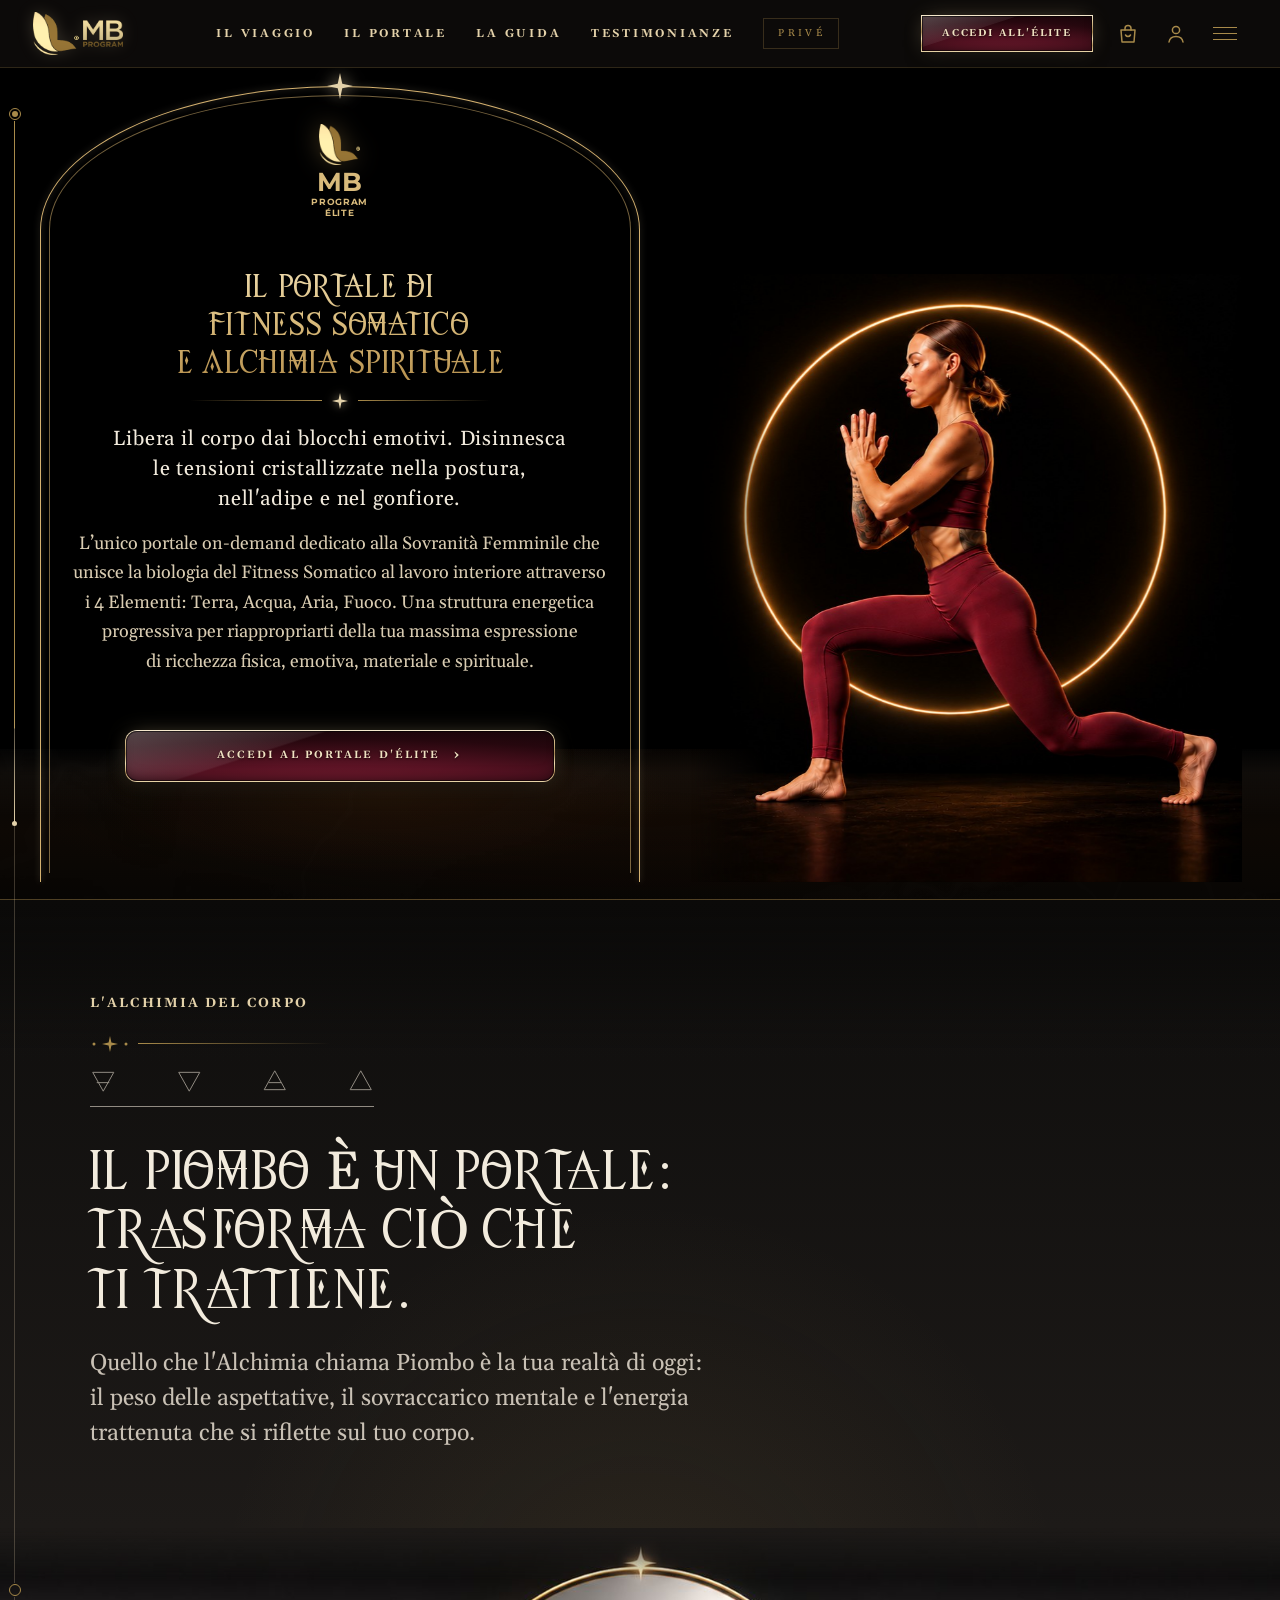
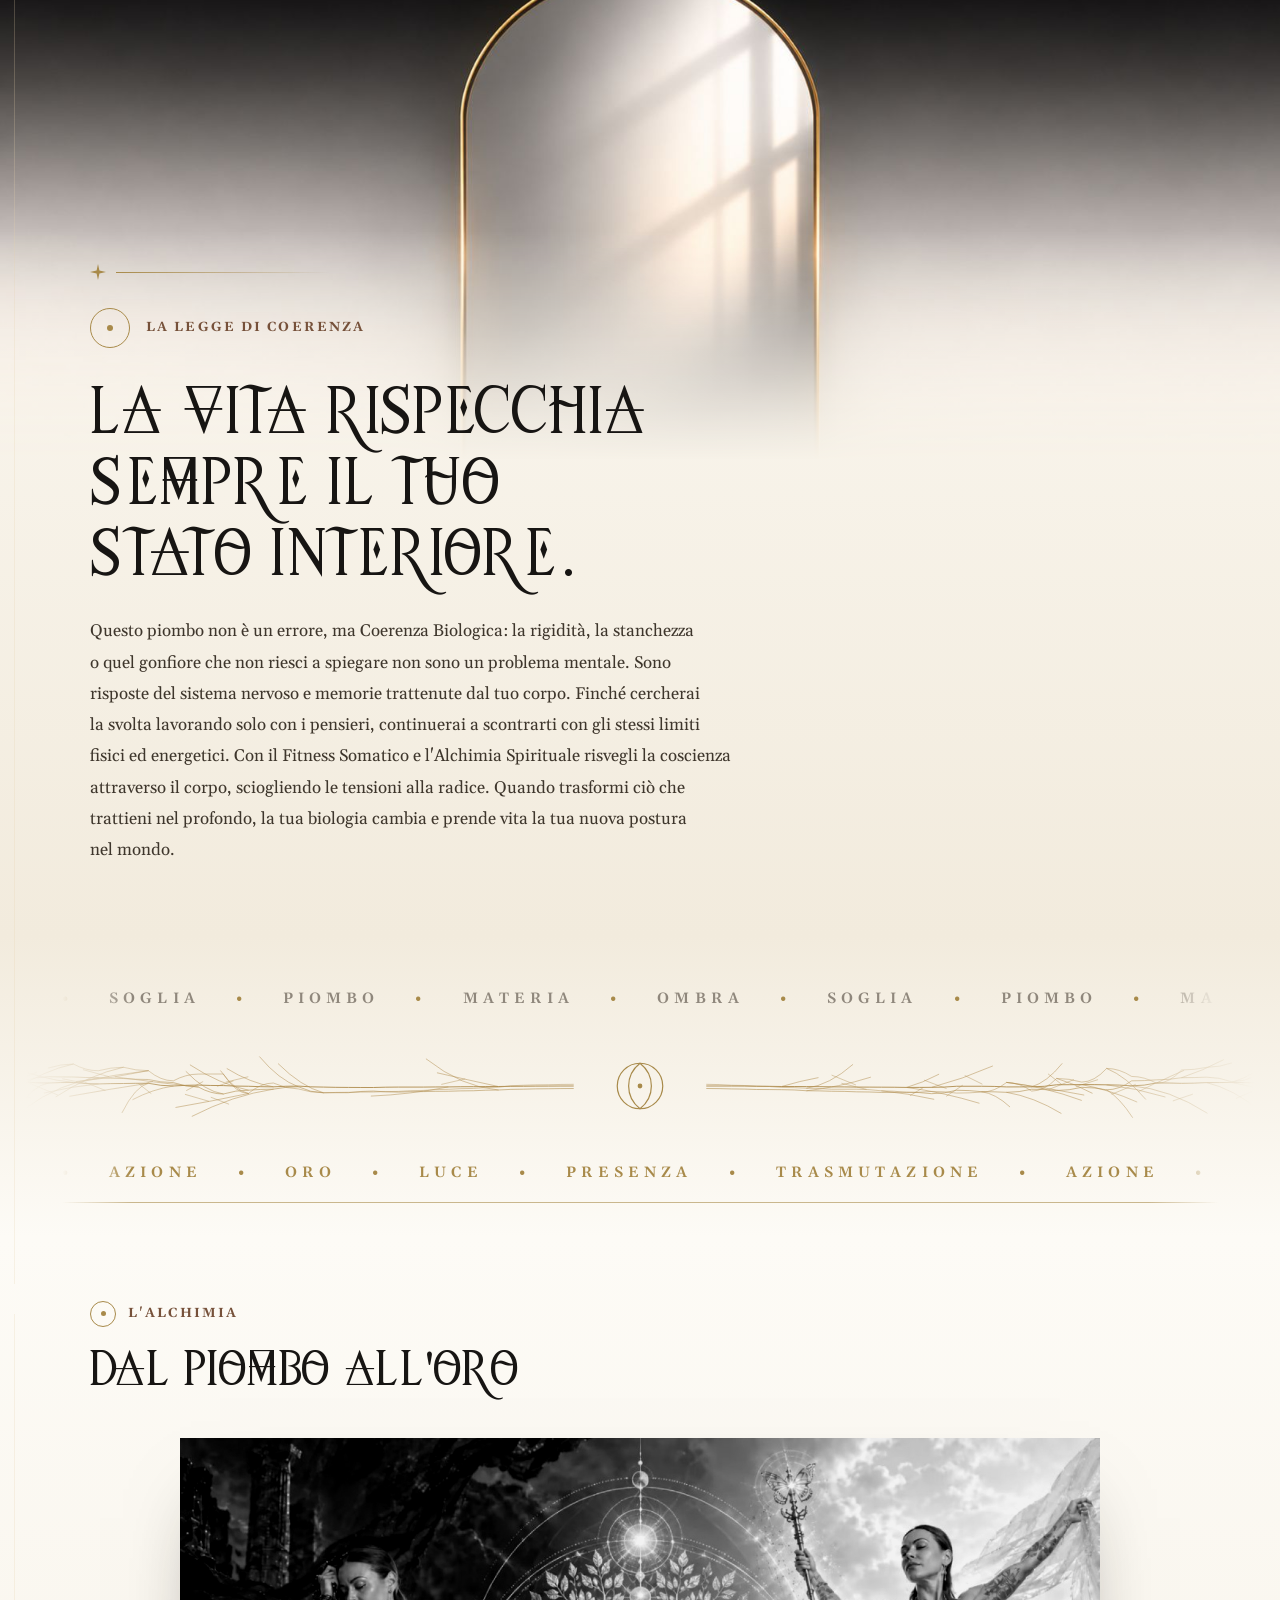
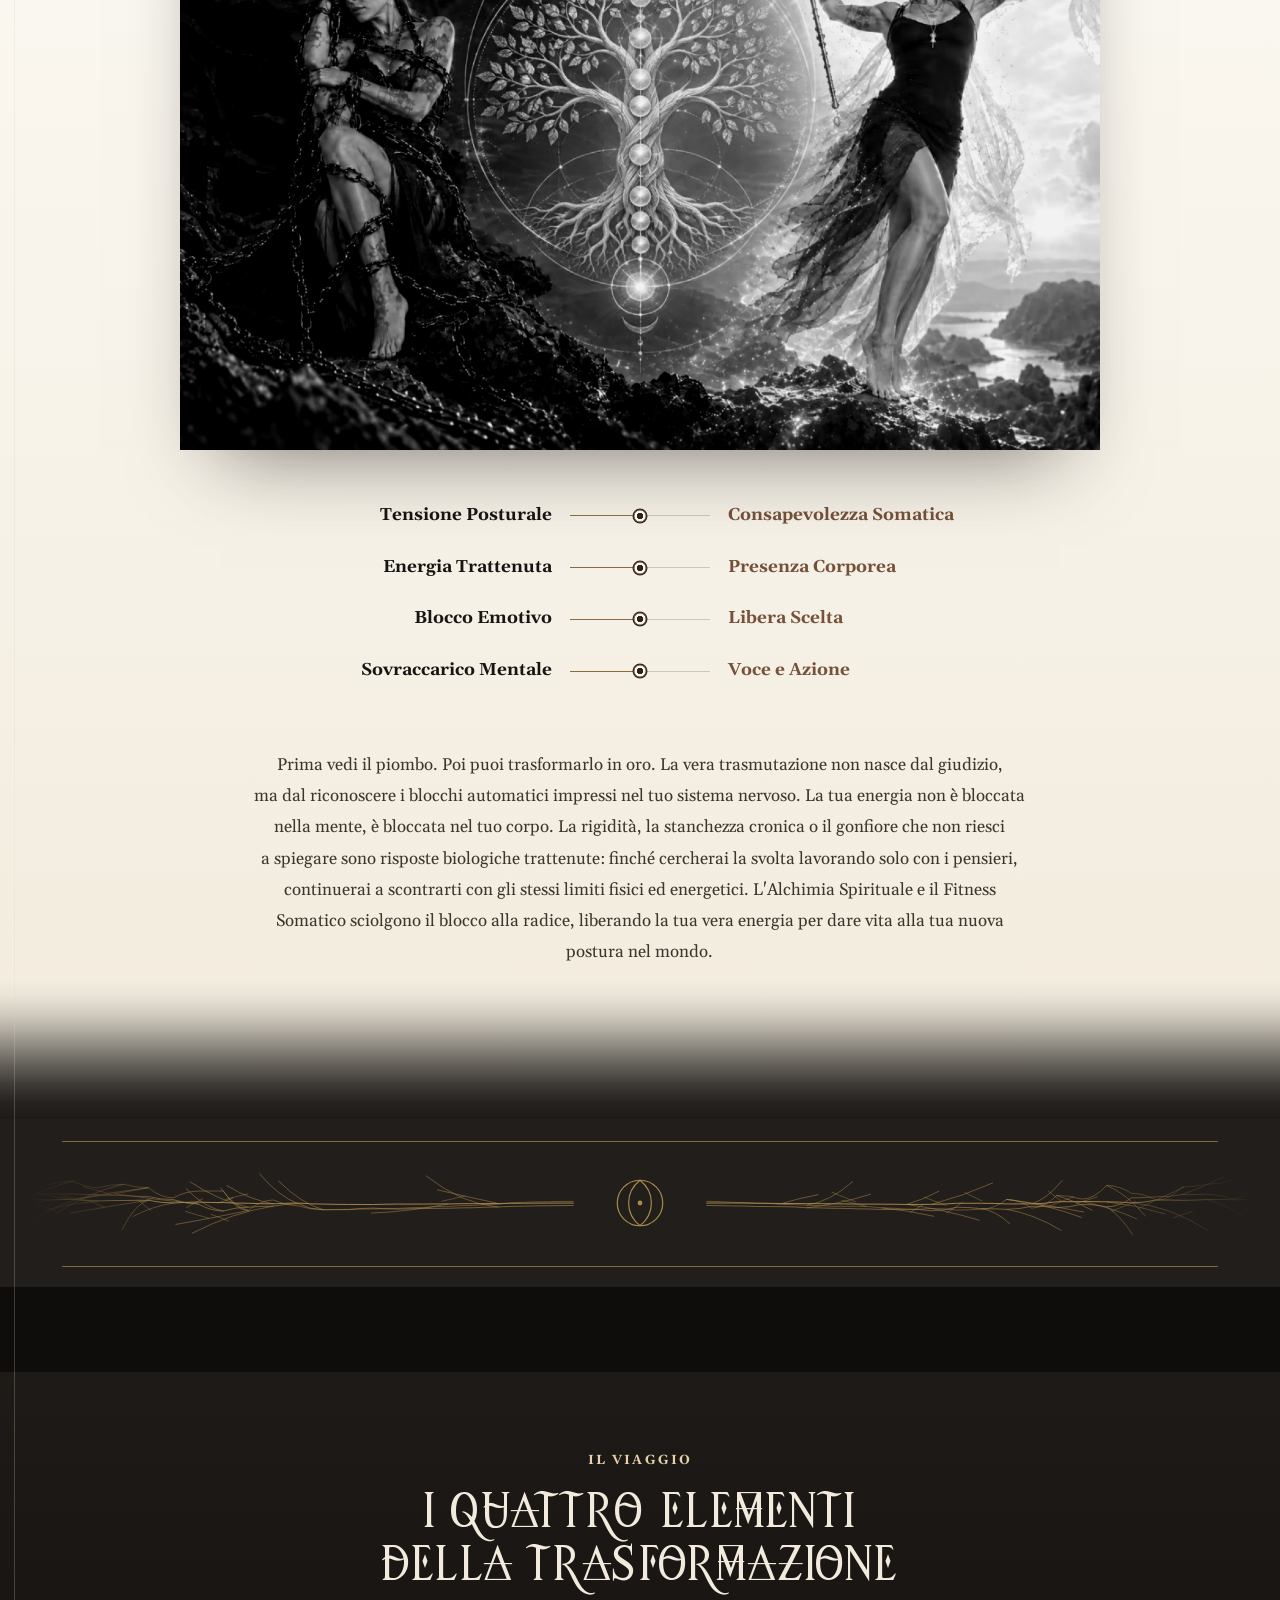
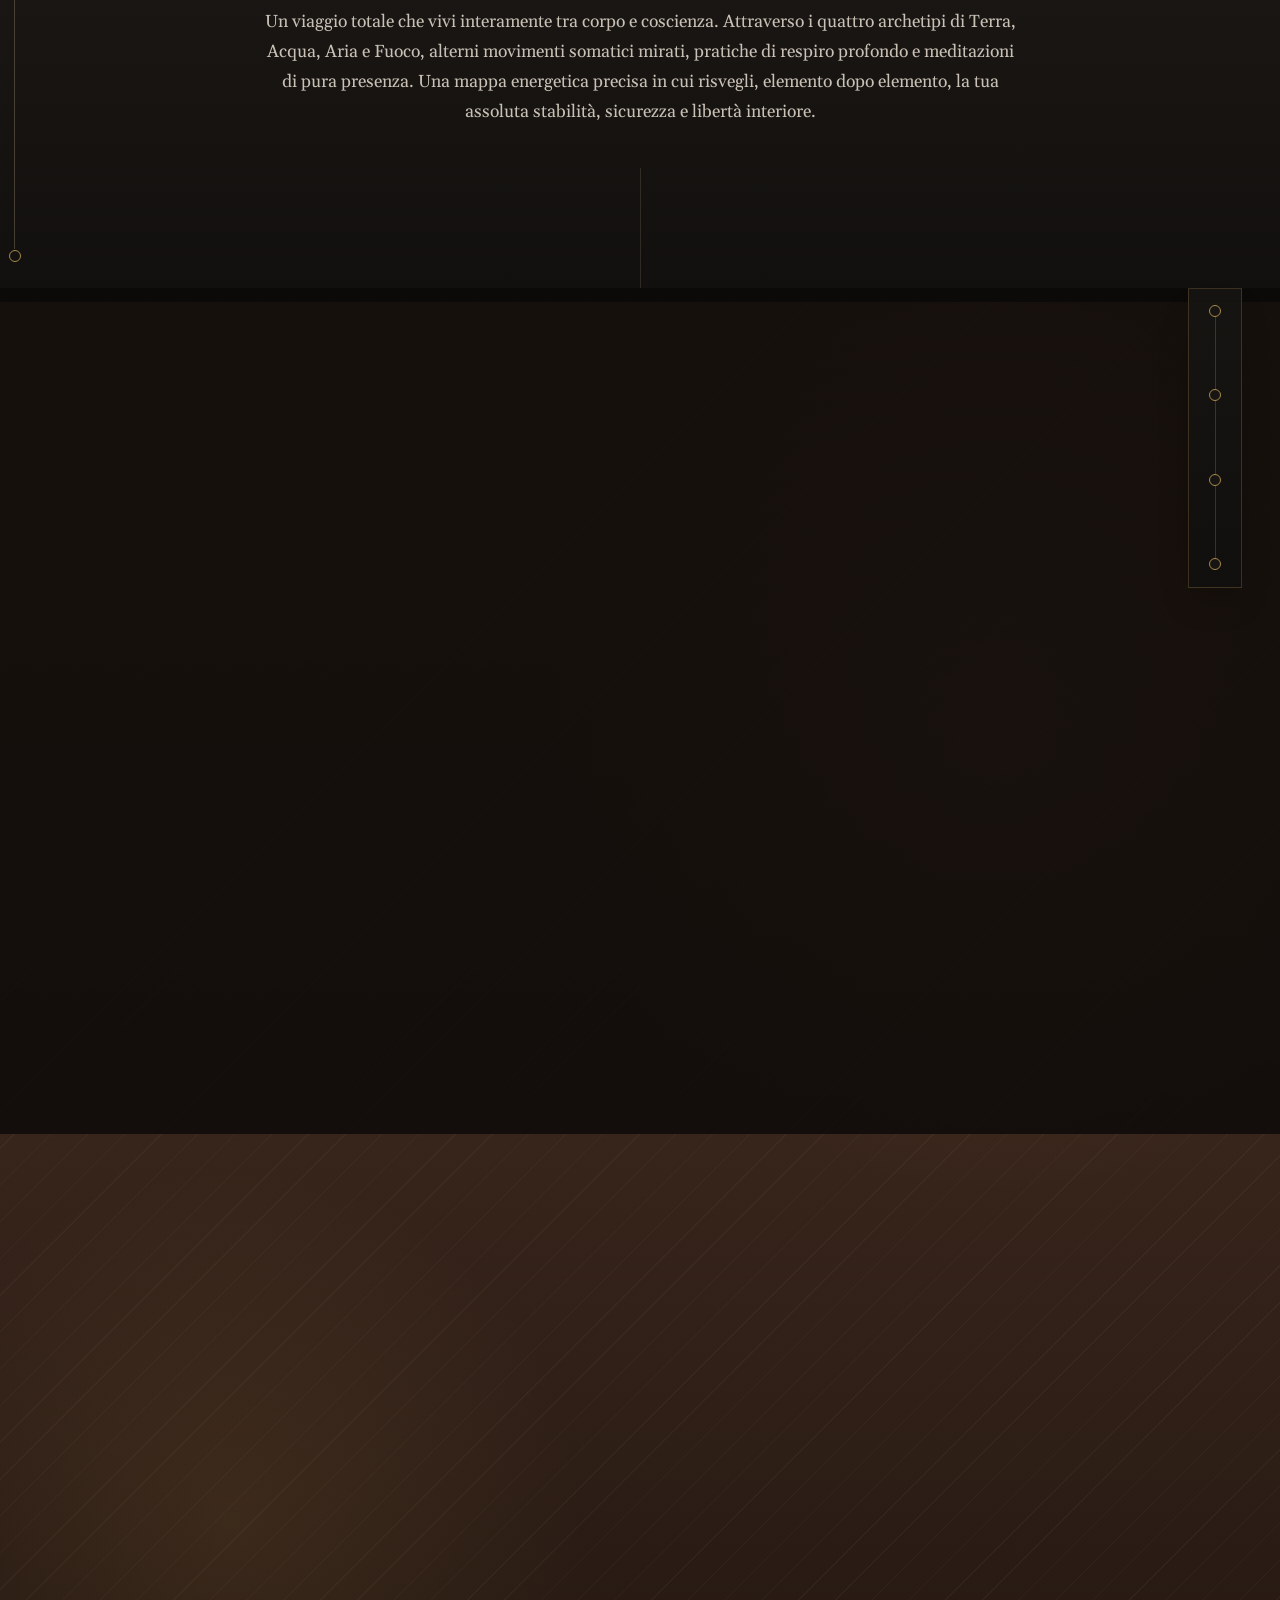
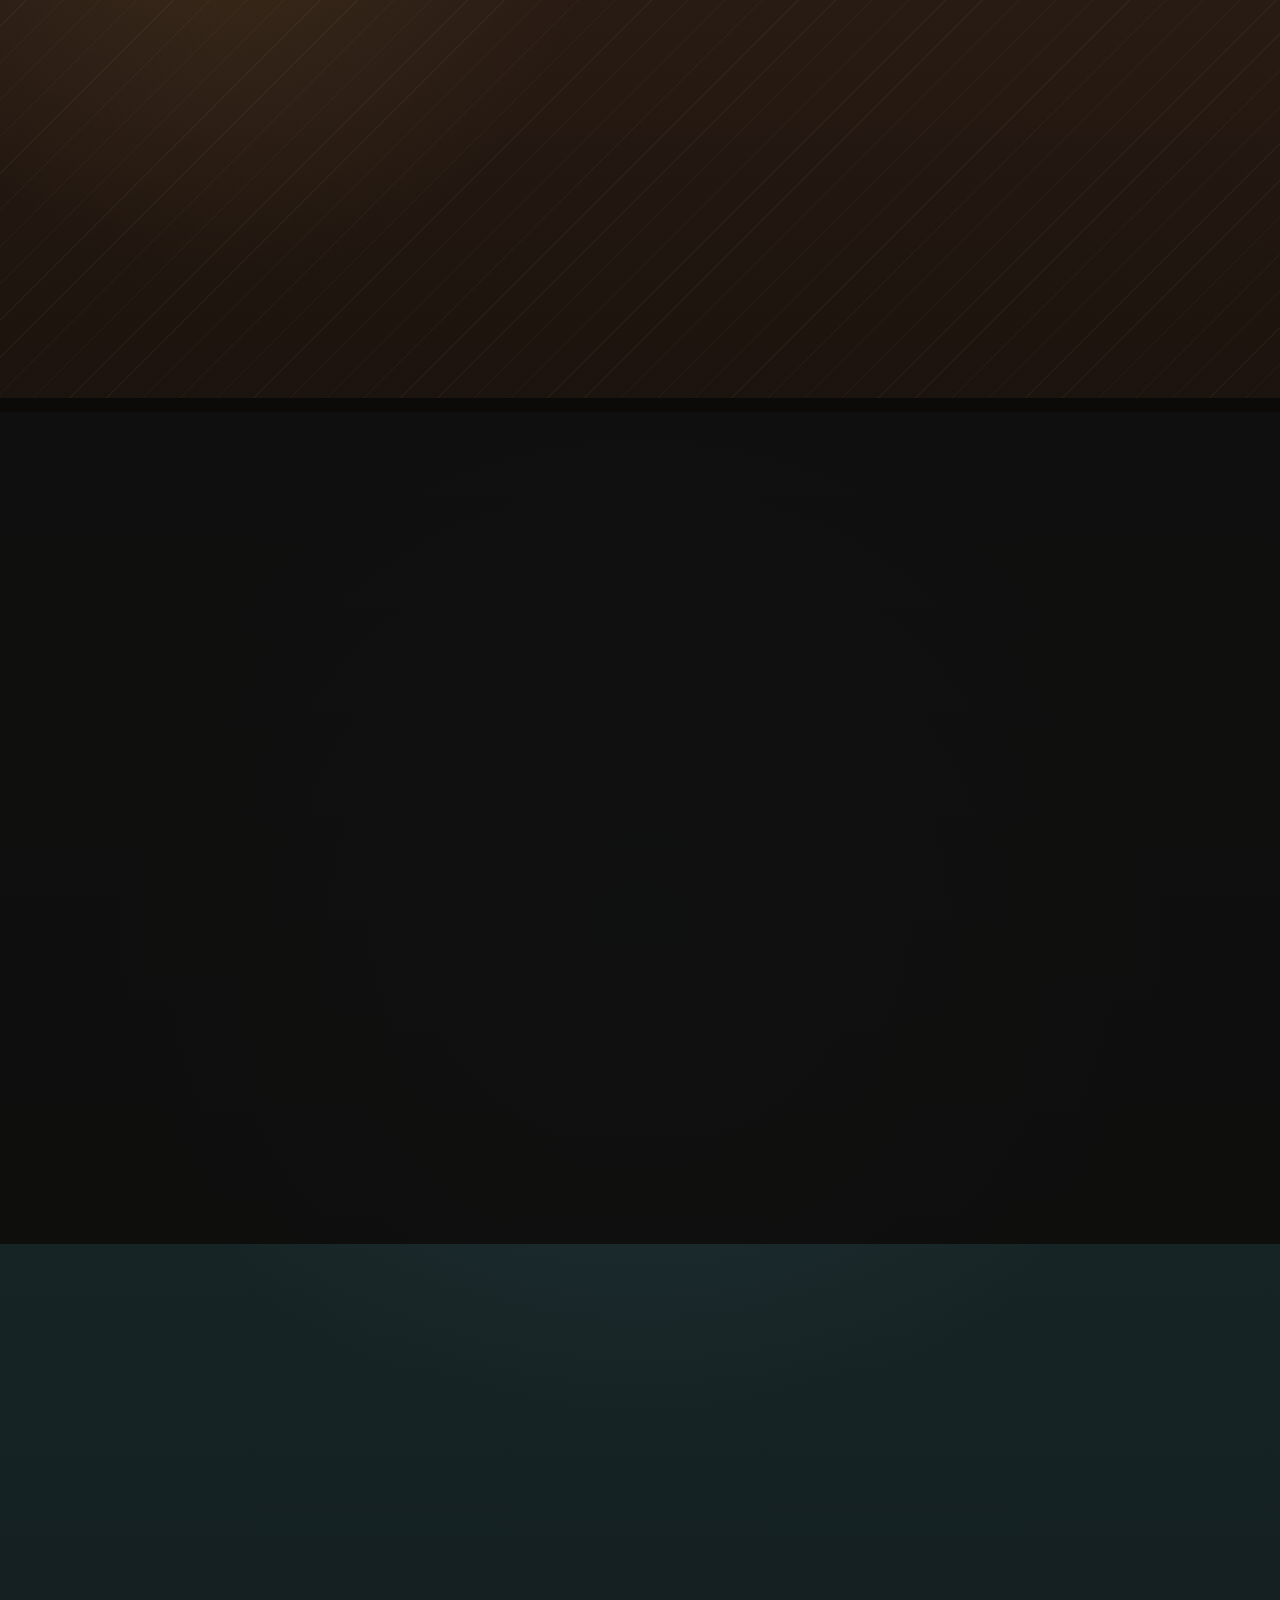
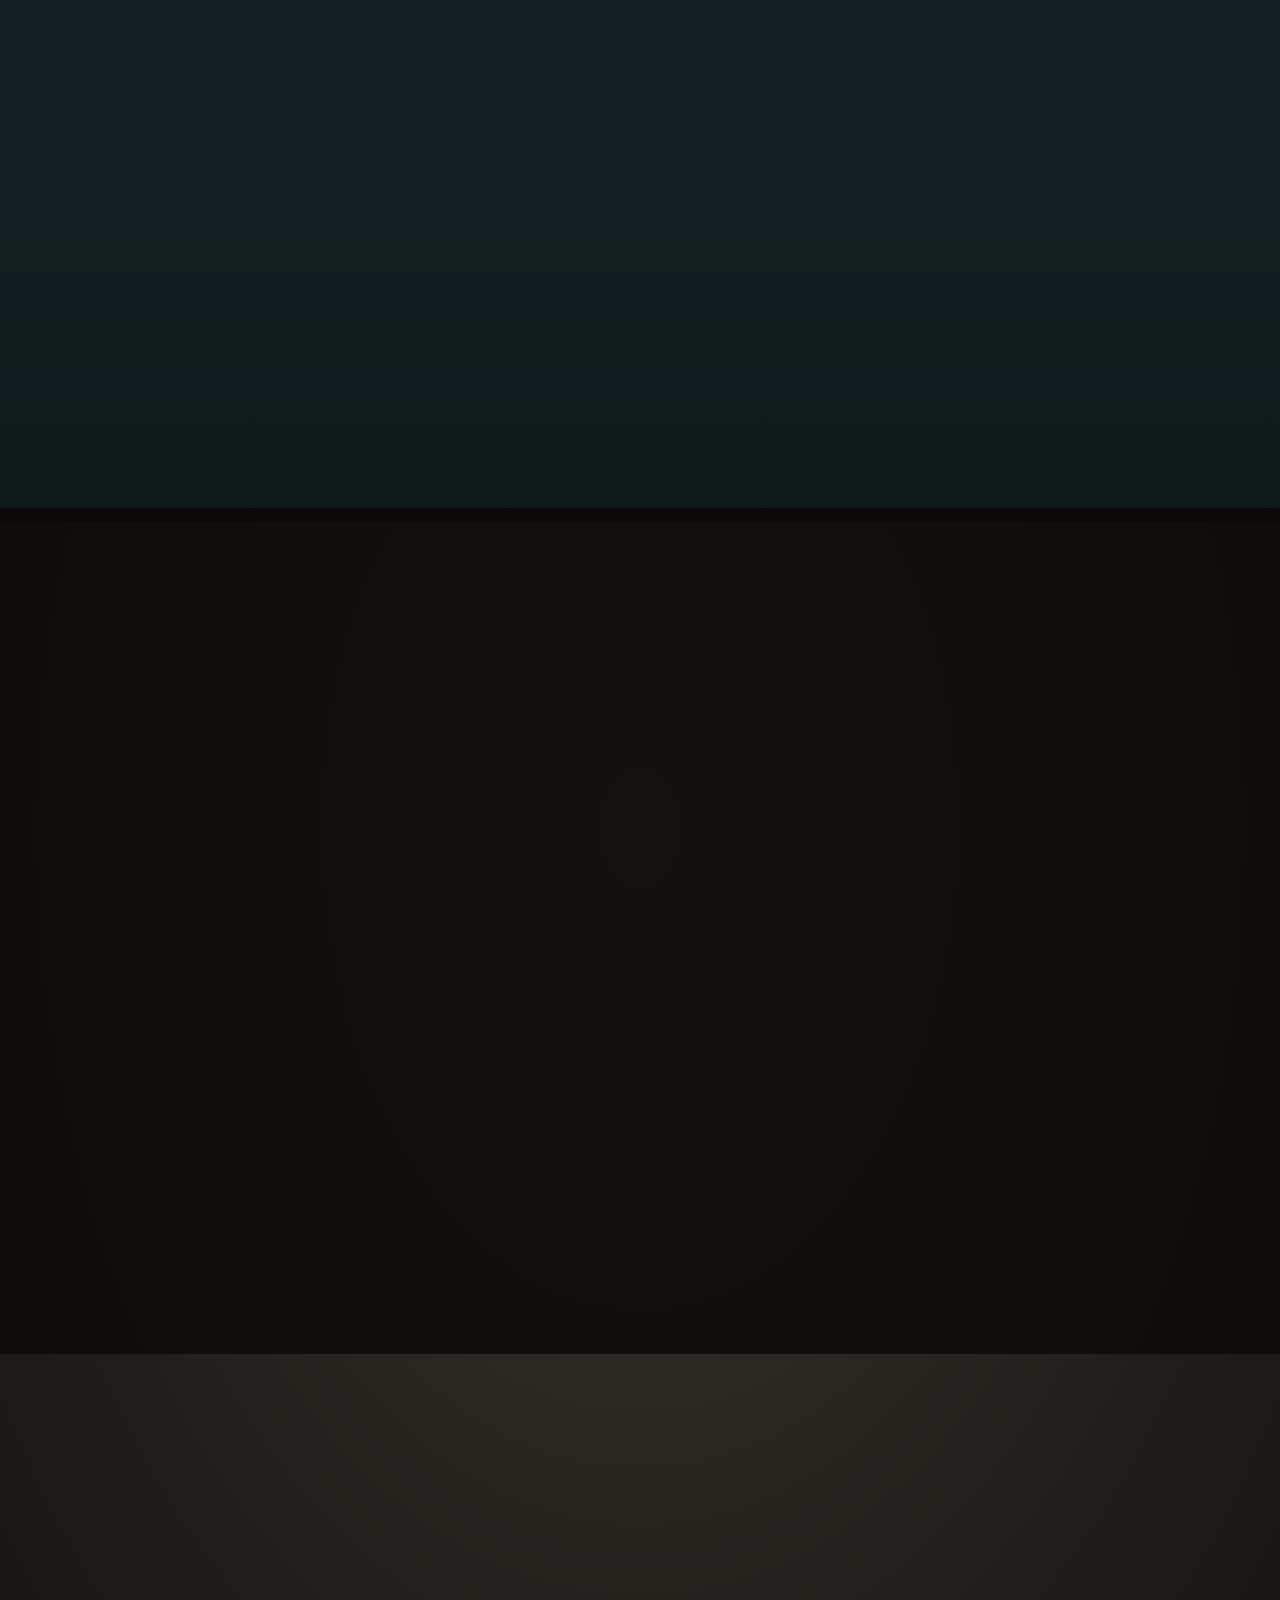
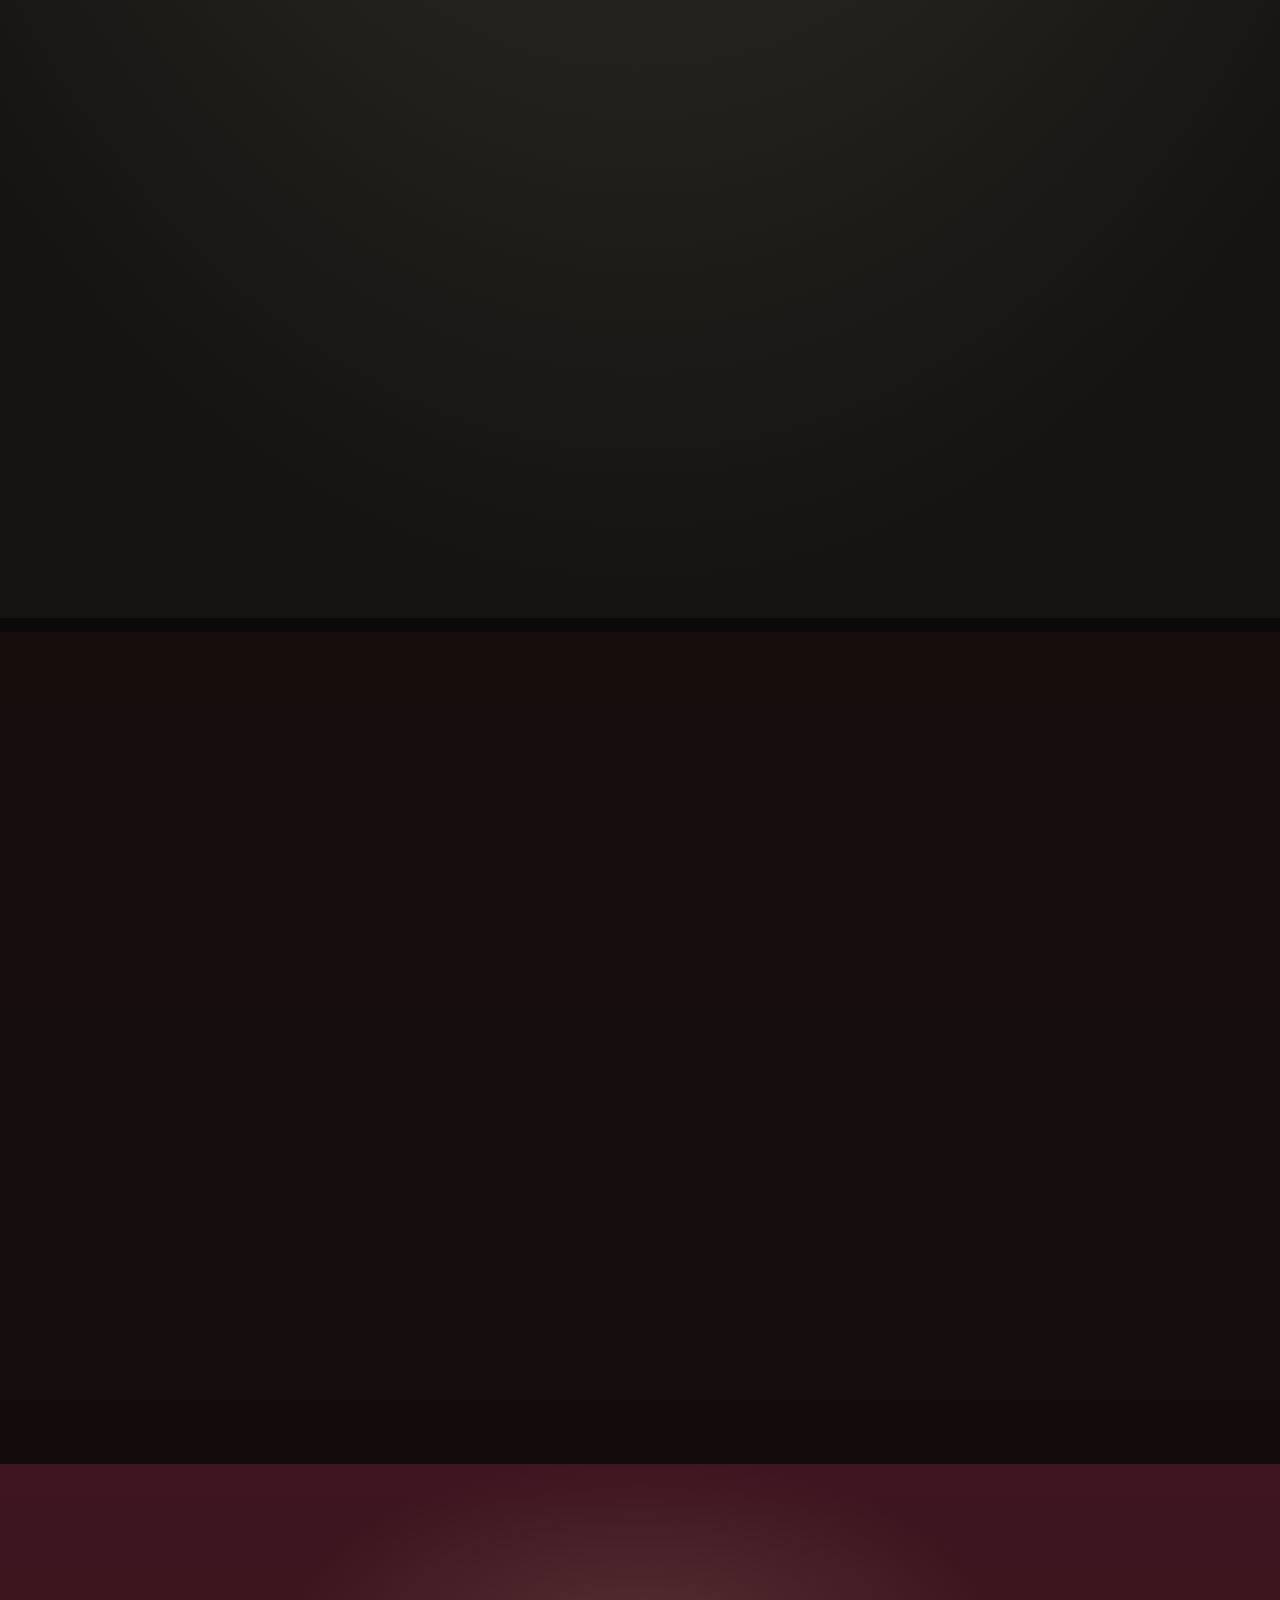
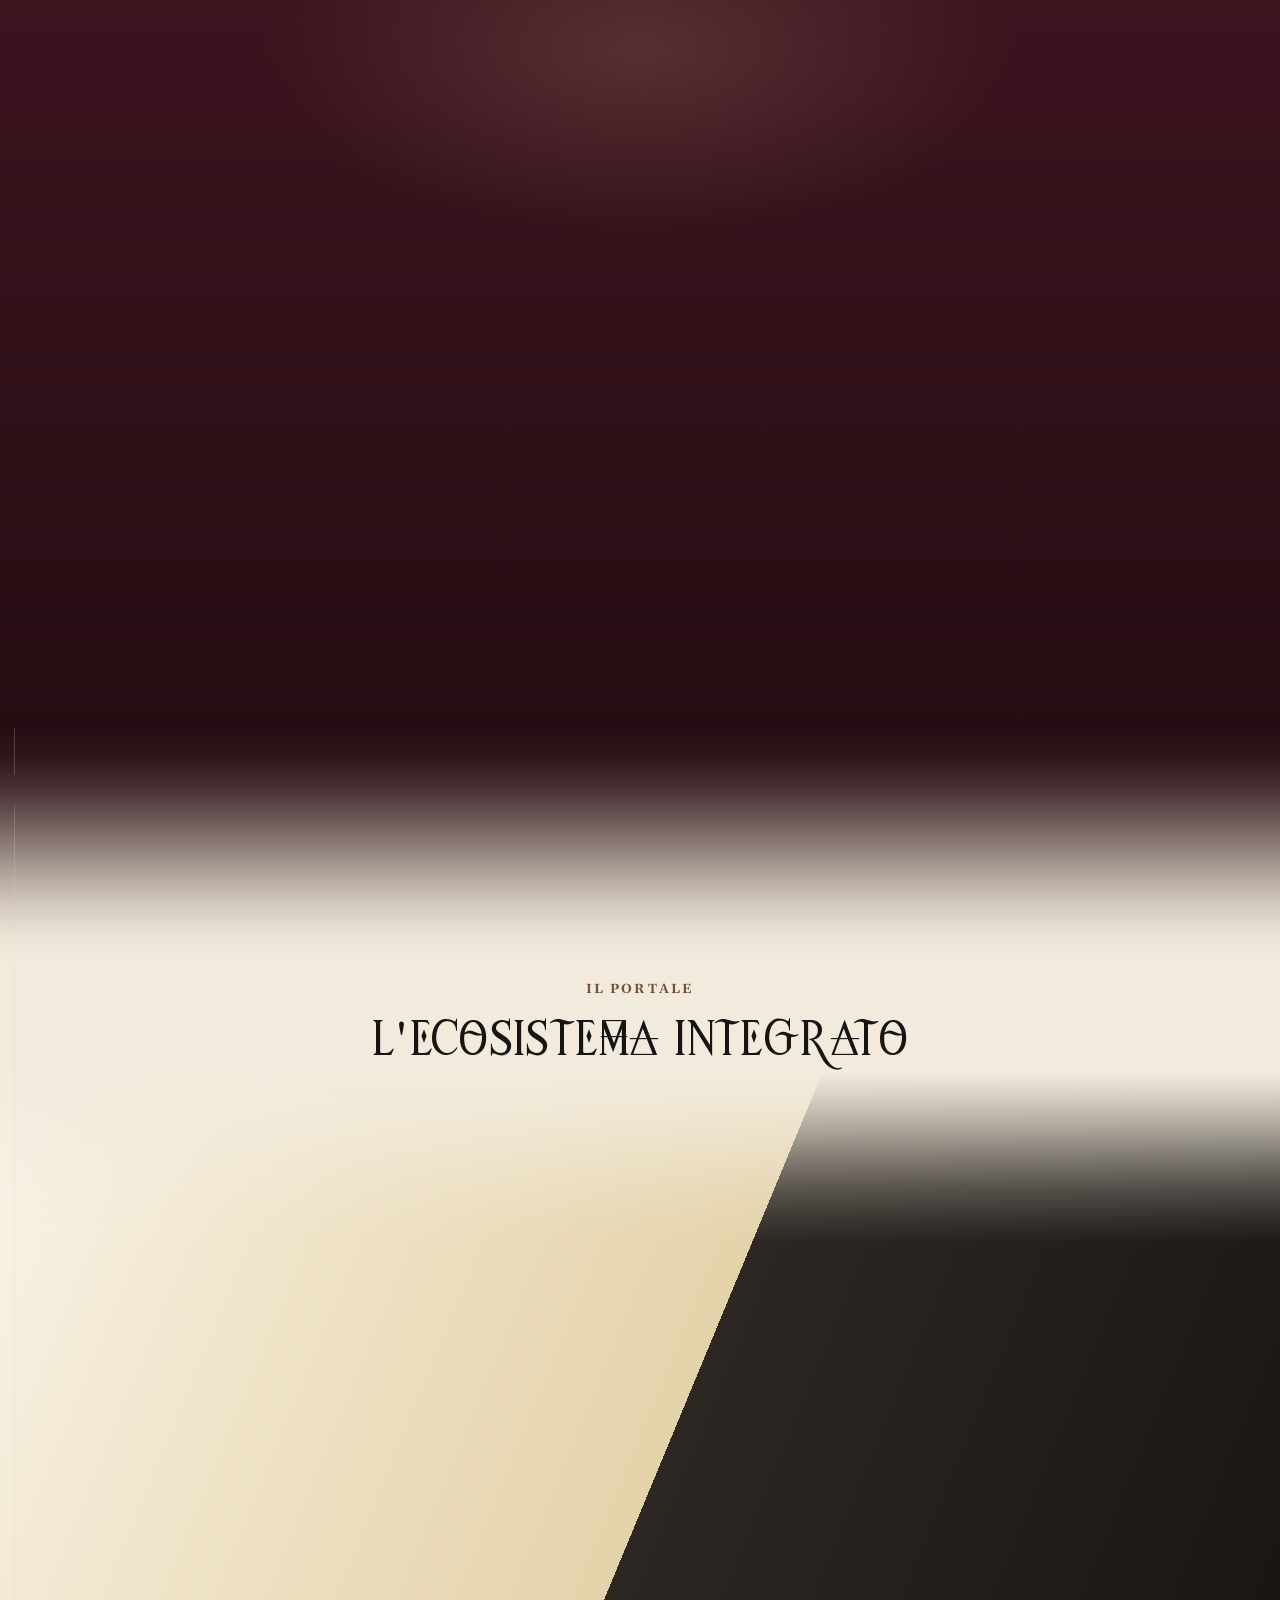
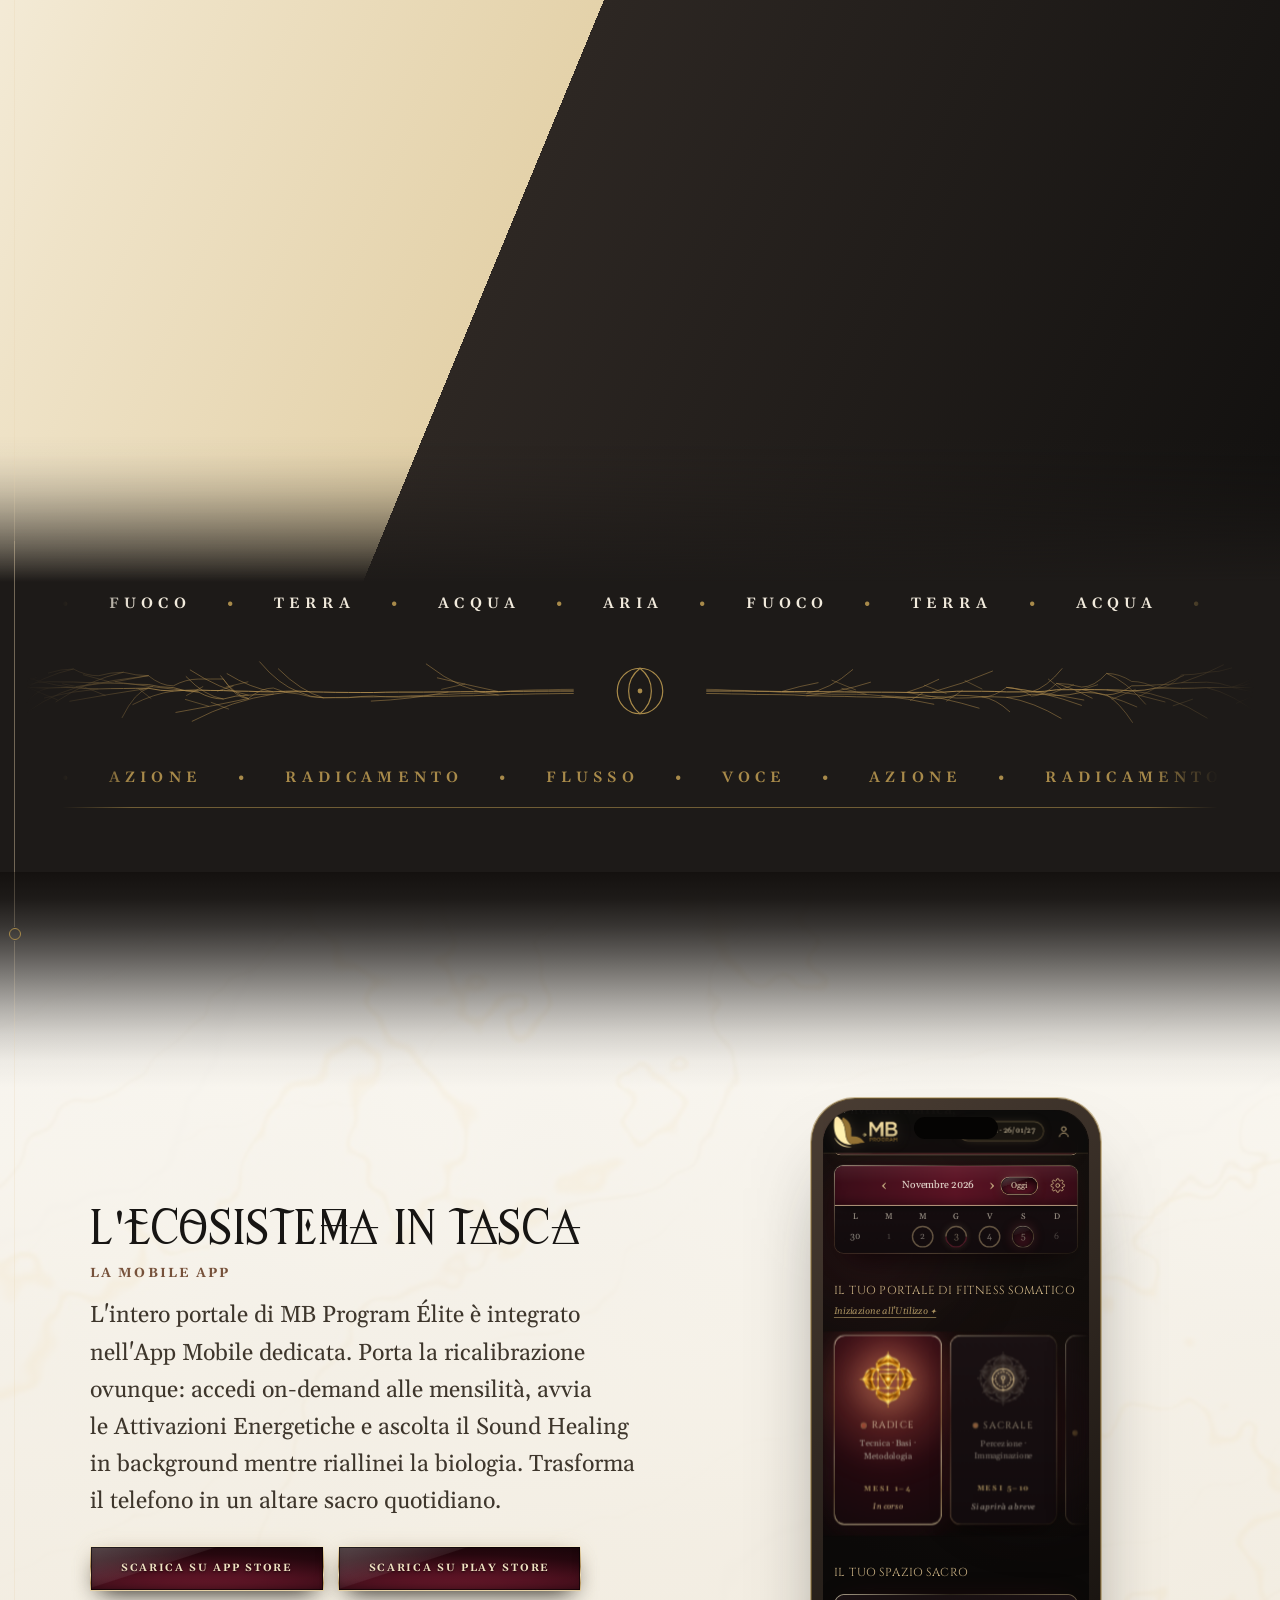
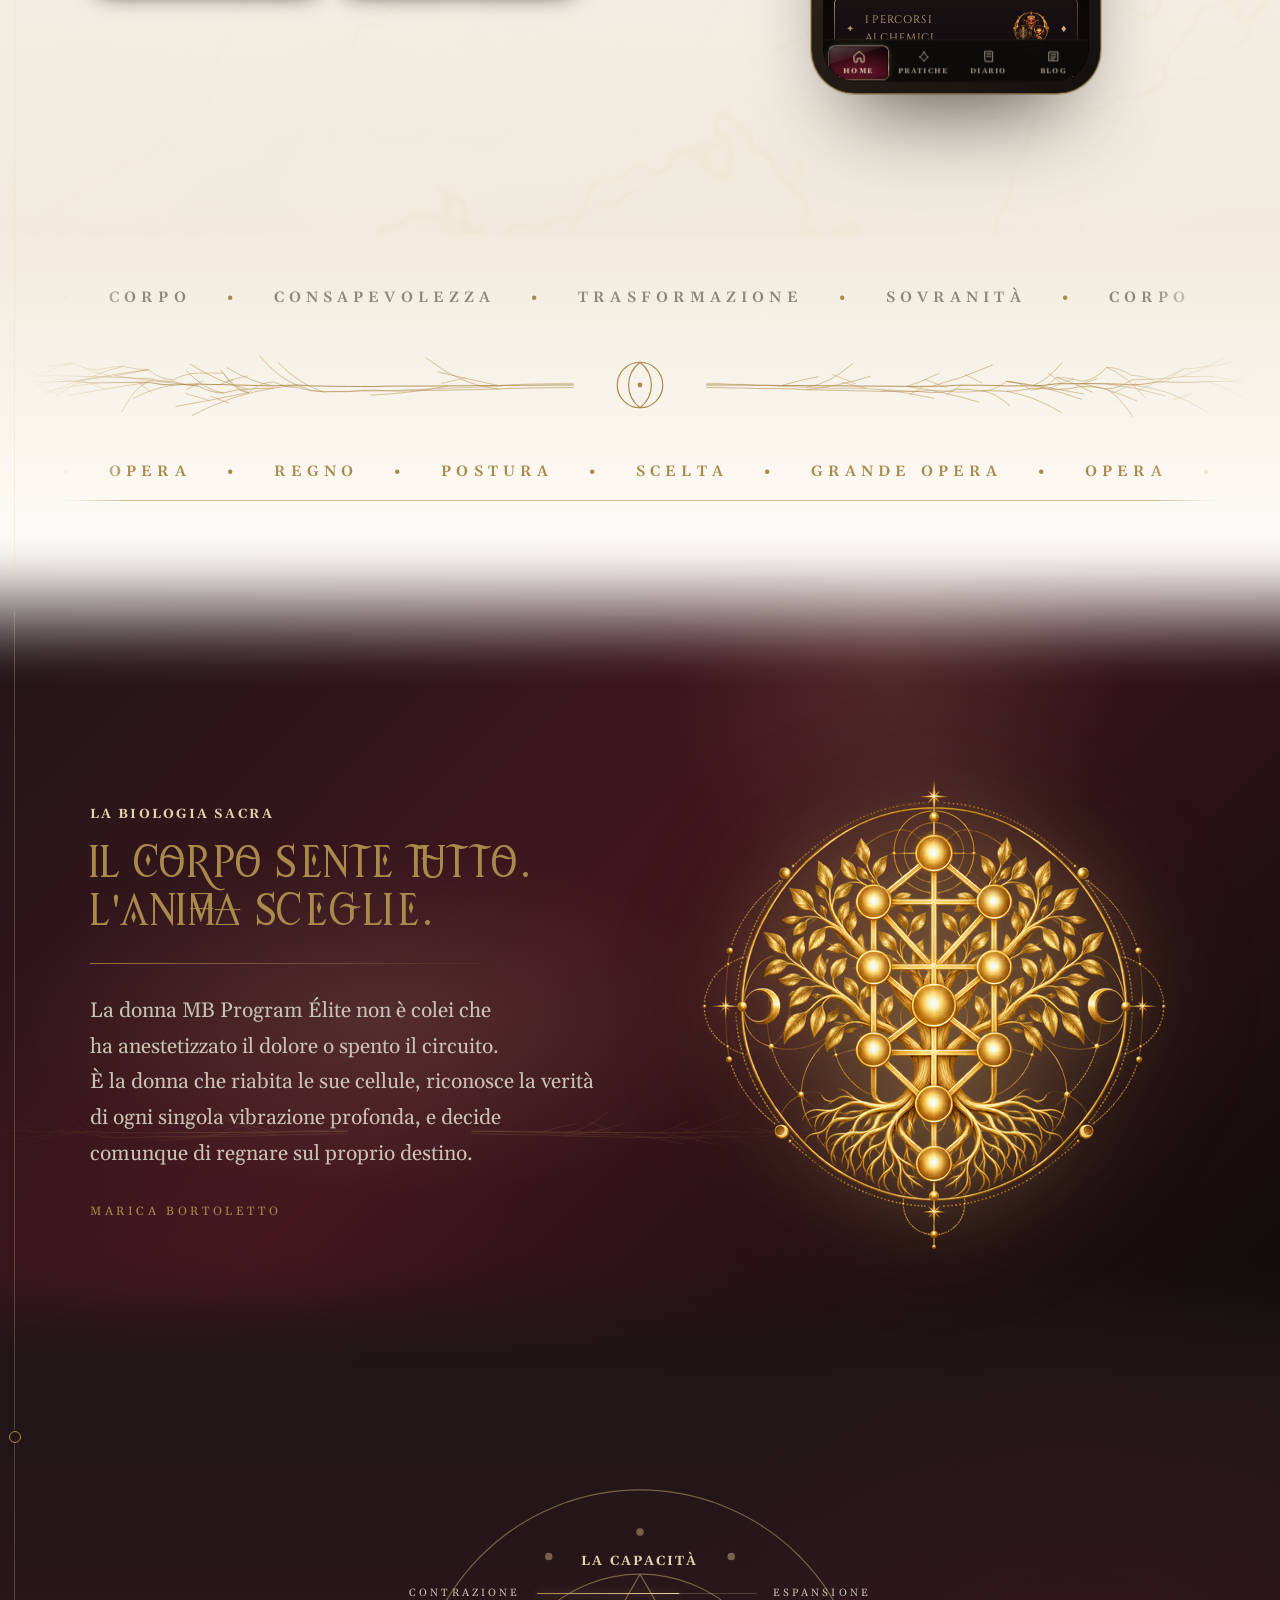
<file: index.html>
<!DOCTYPE html>
<html lang="it" class="no-js">
<head>
<meta charset="utf-8">
<meta name="viewport" content="width=device-width, initial-scale=1">
<title>MB Program ÉLITE | Fitness Somatico e Alchimia Spirituale</title>
<meta name="description" content="Il corpo sente tutto, l'anima sceglie. Libera le tensioni cristallizzate nel corpo e accedi alla tua massima espressione di ricchezza fisica e spirituale.">
<!-- meta-og -->
<link rel="canonical" href="https://mbprogram.it/">
<meta property="og:type" content="website">
<meta property="og:site_name" content="MB Program Elite">
<meta property="og:locale" content="it_IT">
<meta property="og:url" content="https://mbprogram.it/">
<meta property="og:title" content="MB Program ÉLITE | Fitness Somatico e Alchimia Spirituale">
<meta property="og:description" content="Il corpo sente tutto, l'anima sceglie. Libera le tensioni cristallizzate nel corpo e accedi alla tua massima espressione di ricchezza fisica e spirituale.">
<meta property="og:image" content="https://mbprogram.it/img/og-image.jpg">
<meta property="og:image:width" content="1200">
<meta property="og:image:height" content="630">
<meta property="og:image:alt" content="MB Program Elite — Il Portale di Fitness Somatico e Alchimia Spirituale">
<meta name="twitter:card" content="summary_large_image">
<meta name="twitter:title" content="MB Program ÉLITE | Fitness Somatico e Alchimia Spirituale">
<meta name="twitter:description" content="Il corpo sente tutto, l'anima sceglie. Libera le tensioni cristallizzate nel corpo e accedi alla tua massima espressione di ricchezza fisica e spirituale.">
<meta name="twitter:image" content="https://mbprogram.it/img/og-image.jpg">
<!-- /meta-og -->
<script>if(location.hash==='#accesso')location.replace('accedi/')</script>
<meta name="theme-color" content="#171513">
<link rel="preconnect" href="https://fonts.googleapis.com">
<link rel="preconnect" href="https://fonts.gstatic.com" crossorigin>
<link href="https://fonts.googleapis.com/css2?family=Cinzel:wght@400..600&family=Gelasio:ital,wght@0,400..700;1,400..700&family=Montserrat:wght@600;700&display=swap" rel="stylesheet">
<link rel="preload" href="fonts/Elemental.ttf?v=8f1ffe6e" as="font" type="font/ttf" crossorigin>
<link rel="stylesheet" href="css/style.css?v=18840c25">
<link rel="stylesheet" href="css/fx.css?v=378a041f">
<link rel="stylesheet" href="css/restyle.css?v=3017e85f">
<link rel="stylesheet" href="css/alchimia.css?v=462ded20">
<link rel="stylesheet" href="css/ottobre.css?v=5cb11a37">
<link rel="stylesheet" href="css/novembre.css?v=db91c406">
</head>
<body>
<a class="skip" href="#contenuto">Vai al contenuto</a>
<div class="rail" aria-hidden="true"></div>

<!-- ============ HEADER ============ -->
<header class="site-header" id="top">
  <a class="brand brand-gold" href="index.html" aria-label="MB Program – Home">
    <img src="img/logo-gold-h.png?v=8c49e9ba" alt="MB Program" width="487" height="240">
  </a>
  <nav class="nav" aria-label="Menu principale">
    <a href="#elementi">Il Viaggio</a>
    <a href="#programma">Il Portale</a>
    <a href="#guida">La Guida</a>
    <a href="#testimonianze">Testimonianze</a>
    <a href="prive.html" class="nav-prive">Privé</a>
  </nav>
  <div class="hdr-icons">
    <a class="btn btn-gold btn-hdr" href="accedi/">Accedi all'Élite</a>
    <a class="ico-btn" href="accedi/" aria-label="Carrello"><svg viewBox="0 0 24 24" fill="none" stroke="currentColor" stroke-width="1.5" stroke-linecap="round" stroke-linejoin="round" aria-hidden="true"><path d="M5 8h14l-1 12H6L5 8z"/><path d="M9 8V6.5a3 3 0 0 1 6 0V8"/><path d="M9.5 13c.6 1 1.500 1.500 2.500 1.500s1.900-.5 2.500-1.500"/></svg></a>
    <a class="ico-btn" href="dashboard.html" aria-label="Area riservata"><svg viewBox="0 0 24 24" fill="none" stroke="currentColor" stroke-width="1.5" stroke-linecap="round" aria-hidden="true"><circle cx="12" cy="8" r="3.6"/><path d="M5 20c.6-3.600 3.400-5.500 7-5.500s6.400 1.900 7 5.500"/></svg></a>
    <button class="nav-toggle" aria-expanded="false" aria-controls="menu" aria-label="Apri il menu"><span></span><span></span><span></span></button>
  </div>
</header>

<div class="scrim" data-menu-close></div>
<aside id="menu" class="drawer" aria-label="Menu" aria-hidden="true">
  <div class="drawer-top">
    <a class="brand brand-gold" href="index.html" aria-label="MB Program – Home"><img src="img/logo-gold-h.png?v=8c49e9ba" alt="MB Program" width="487" height="240"></a>
    <button class="drawer-x" data-menu-close aria-label="Chiudi il menu"><svg viewBox="0 0 24 24" fill="none" stroke="currentColor" stroke-width="1.6" stroke-linecap="round" aria-hidden="true"><path d="M5 5l14 14M19 5L5 19"/></svg></button>
  </div>
  <nav class="drawer-list" aria-label="Menu completo">
      <a href="#top">Home</a>
      <a href="#elementi">Il Viaggio</a>
      <a href="#programma">Il Portale</a>
      <a href="#guida">La Guida</a>
      <a href="#testimonianze">Testimonianze</a>
      <a href="accedi/" class="strong">Entra in MB Élite<svg class="arw" viewBox="0 0 24 24" fill="none" stroke="currentColor" stroke-width="1.6" stroke-linecap="round" stroke-linejoin="round" aria-hidden="true"><path d="M5 12h14M13 6l6 6-6 6"/></svg></a>
      <a href="prive.html" class="strong">Entra in MB Privé<svg class="arw" viewBox="0 0 24 24" fill="none" stroke="currentColor" stroke-width="1.6" stroke-linecap="round" stroke-linejoin="round" aria-hidden="true"><path d="M5 12h14M13 6l6 6-6 6"/></svg></a>
      <a href="blog.html">Blog</a>
      <a href="gift-card.html" class="accent">Gift Cards</a>
      <a href="elite.html">Link in Bio</a>
  </nav>
  <div class="drawer-sep"></div>
  <a class="drawer-acc" href="dashboard.html">Accedi / Registrati <svg class="arw" viewBox="0 0 24 24" fill="none" stroke="currentColor" stroke-width="1.6" stroke-linecap="round" stroke-linejoin="round" aria-hidden="true"><path d="M5 12h14M13 6l6 6-6 6"/></svg></a>
  <div class="drawer-sep"></div>
  <a class="drawer-help" href="#contatti">Hai bisogno di aiuto?</a>
</aside>

<main id="contenuto">

<!-- ============ PARTE 1 · HERO ============ -->
<section class="hero" id="hero">
  <div class="hero-inner">
    <span class="hero-floor" aria-hidden="true"></span>
    <!-- portale d'oro ad arco (doppia volta + chiave di volta a stella) con il testo dentro -->
    <div class="hero-panel hero-arch reveal">
      <span class="arch-vault" aria-hidden="true"></span>
      <span class="arch-vault arch-vault--inner" aria-hidden="true"></span>
      <svg class="arch-key" viewBox="0 0 16 16" aria-hidden="true"><path d="M8 0 L9.4 6.6 L16 8 L9.4 9.4 L8 16 L6.6 9.4 L0 8 L6.6 6.6 Z"/></svg>
      <img class="hero-logo" src="img/butterfly-gold.png?v=56c51ce0" alt="" width="64" height="64">
      <p class="hero-brand"><b>MB</b><span>Program</span><span>Élite</span></p>
      <h1 class="display hero-title">Il Portale di<br>Fitness Somatico<br>e Alchimia Spirituale</h1>
      <span class="star-rule" aria-hidden="true"><i></i><svg viewBox="0 0 16 16"><path d="M8 0 L9.4 6.6 L16 8 L9.4 9.4 L8 16 L6.6 9.4 L0 8 L6.6 6.6 Z"/></svg><i></i></span>
      <h2 class="hero-sub">Libera il corpo dai blocchi emotivi. Disinnesca le tensioni cristallizzate nella postura, nell'adipe e nel gonfiore.</h2>
      <p class="hero-text">L’unico portale on-demand dedicato alla Sovranità Femminile che unisce la biologia del Fitness Somatico al lavoro interiore attraverso i 4 Elementi: Terra, Acqua, Aria, Fuoco. Una struttura energetica progressiva per riappropriarti della tua massima espressione di ricchezza fisica, emotiva, materiale e spirituale.</p>
      <a class="btn btn-gold hero-cta" href="accedi/">Accedi al Portale d'Élite <span aria-hidden="true">›</span></a>
    </div>
    <figure class="hero-photo reveal" style="--d:.15s">
      <img src="img/hero-pavimento.jpg?v=036c06d8" alt="Affondo yoga dentro un'aureola dorata, sul pavimento lucido" width="852" height="941">
    </figure>
  </div>
</section>

<!-- ============ PARTE 2 · IL PIOMBO (IL METODO) ============ -->
<section class="piombo" id="metodo">
  <div class="wrap piombo-head">
    <p class="eyebrow eyebrow-center reveal">L'Alchimia del Corpo</p>
    <span class="ornament-rule reveal" aria-hidden="true"><svg viewBox="0 0 40 16"><path d="M20 0 L21.4 6.6 L28 8 L21.4 9.4 L20 16 L18.6 9.4 L12 8 L18.6 6.6 Z"/><circle cx="4" cy="8" r="1.5"/><circle cx="36" cy="8" r="1.5"/></svg><i></i></span>
    <div class="portal reveal" aria-hidden="true">
      <div class="portal__row">
        <svg viewBox="0 0 24 24"><path d="M12 21 L2.5 4 L21.5 4 Z"/><path d="M6.7 13.5 H17.3"/></svg>
        <svg viewBox="0 0 24 24"><path d="M12 21 L2.5 4 L21.5 4 Z"/></svg>
        <svg viewBox="0 0 24 24"><path d="M12 3 L21.5 20 L2.5 20 Z"/><path d="M6.7 13.5 H17.3"/></svg>
        <svg viewBox="0 0 24 24"><path d="M12 3 L21.5 20 L2.5 20 Z"/></svg>
      </div>
      <i class="portal__thread"></i>
    </div>
    <h2 class="display h-xl reveal">Il piombo è un portale: trasforma ciò che ti trattiene.</h2>
    <p class="lead reveal">Quello che l'Alchimia chiama Piombo è la tua realtà di oggi: il peso delle aspettative, il sovraccarico mentale e l'energia trattenuta che si riflette sul tuo corpo.</p>
  </div>
</section>

<!-- La Legge di Coerenza: dal buio la porta ad arco si apre sulla luce avorio -->
<section class="coerenza-sec">
  <!-- lo specchio alchemico originale di Fiorella, dove lo sfondo passa dal buio all'avorio -->
  <div class="door door--img" aria-hidden="true">
    <img src="img/specchio-coerenza.jpg?v=46be9bd7" alt="" width="1600" height="900" loading="lazy" decoding="async">
  </div>
  <div class="wrap coerenza">
    <span class="star-rule star-rule--left reveal" aria-hidden="true"><svg viewBox="0 0 16 16"><path d="M8 0 L9.4 6.6 L16 8 L9.4 9.4 L8 16 L6.6 9.4 L0 8 L6.6 6.6 Z"/></svg><i></i></span>
    <p class="eyebrow reveal"><span class="roundel" aria-hidden="true"></span>La Legge di Coerenza</p>
    <h2 class="display h-lg reveal">La vita rispecchia sempre il tuo stato interiore.</h2>
    <p class="lead-soft reveal">Questo piombo non è un errore, ma Coerenza Biologica: la rigidità, la stanchezza o quel gonfiore che non riesci a spiegare non sono un problema mentale. Sono risposte del sistema nervoso e memorie trattenute dal tuo corpo. Finché cercherai la svolta lavorando solo con i pensieri, continuerai a scontrarti con gli stessi limiti fisici ed energetici. Con il Fitness Somatico e l'Alchimia Spirituale risvegli la coscienza attraverso il corpo, sciogliendo le tensioni alla radice. Quando trasformi ciò che trattieni nel profondo, la tua biologia cambia e prende vita la tua nuova postura nel mondo.</p>
  </div>
</section>

<div class="marquee-set on-light" aria-hidden="true">
  <div class="marquee ink"><div class="marquee-track"><span>Soglia</span><span>Piombo</span><span>Materia</span><span>Ombra</span></div></div>
  <span class="rami" aria-hidden="true"><span class="rami-l"></span><svg class="rami-seal" viewBox="0 0 48 48"><circle cx="24" cy="24" r="21"/><path d="M24 3 C10 14 10 34 24 45 C38 34 38 14 24 3 Z"/><circle class="dot" cx="24" cy="24" r="2.2"/></svg><span class="rami-r"></span></span>
  <div class="marquee gilt reverse"><div class="marquee-track"><span>Azione</span><span>Oro</span><span>Luce</span><span>Presenza</span><span>Trasmutazione</span></div></div>
</div>

<!-- ============ PARTE 3 · DAL PIOMBO ALL'ORO ============ -->
<section class="manifesto" id="alchimia">
  <div class="wrap alch-head">
    <p class="alch-eyebrow reveal"><span class="alch-ring" aria-hidden="true"></span>L'Alchimia</p>
    <h2 class="display alch-title reveal">Dal piombo all'oro</h2>
  </div>
  <figure class="art alch-fig reveal">
    <!-- come alchimiadellasovrana.it: sotto il piombo (la stessa immagine in b/n), sopra l'oro a colori rivelato da sinistra con lo scroll -->
    <img class="alch-lead" src="img/piombo-oro.jpg?v=172689bd" alt="" aria-hidden="true" width="1516" height="1009" loading="lazy" decoding="async">
    <img class="alch-gold" src="img/piombo-oro.jpg?v=172689bd" alt="Dal piombo all'oro: la donna incatenata e la donna libera attorno all'albero della vita" width="1516" height="1009" loading="lazy" decoding="async">
  </figure>
  <div class="wrap">
    <ul class="pairs" aria-label="Dal piombo all'oro">
      <li style="--i:0"><span>Tensione Posturale</span><i></i><b>Consapevolezza Somatica</b></li>
      <li style="--i:1"><span>Energia Trattenuta</span><i></i><b>Presenza Corporea</b></li>
      <li style="--i:2"><span>Blocco Emotivo</span><i></i><b>Libera Scelta</b></li>
      <li style="--i:3"><span>Sovraccarico Mentale</span><i></i><b>Voce e Azione</b></li>
    </ul>
    <p class="manifesto-text reveal">Prima vedi il piombo. Poi puoi trasformarlo in oro. La vera trasmutazione non nasce dal giudizio, ma dal riconoscere i blocchi automatici impressi nel tuo sistema nervoso. La tua energia non è bloccata nella mente, è bloccata nel tuo corpo. La rigidità, la stanchezza cronica o il gonfiore che non riesci a spiegare sono risposte biologiche trattenute: finché cercherai la svolta lavorando solo con i pensieri, continuerai a scontrarti con gli stessi limiti fisici ed energetici. L'Alchimia Spirituale e il Fitness Somatico sciolgono il blocco alla radice, liberando la tua vera energia per dare vita alla tua nuova postura nel mondo.</p>
  </div>
</section>

<!-- ============ PARTE 4 · I QUATTRO ELEMENTI (IL VIAGGIO) ============ -->
<section class="elementi-head" id="elementi">
  <div class="sigil-divider" aria-hidden="true"><span class="rami" aria-hidden="true"><span class="rami-l"></span><svg class="rami-seal" viewBox="0 0 48 48"><circle cx="24" cy="24" r="21"/><path d="M24 3 C10 14 10 34 24 45 C38 34 38 14 24 3 Z"/><circle class="dot" cx="24" cy="24" r="2.2"/></svg><span class="rami-r"></span></span><i class="sigil-line"></i></div>
  <div class="wrap center">
    <p class="eyebrow reveal">Il viaggio</p>
    <h2 class="display h-lg reveal">I quattro elementi della trasformazione</h2>
    <p class="lead-center reveal">Un viaggio totale che vivi interamente tra corpo e coscienza. Attraverso i quattro archetipi di Terra, Acqua, Aria e Fuoco, alterni movimenti somatici mirati, pratiche di respiro profondo e meditazioni di pura presenza. Una mappa energetica precisa in cui risvegli, elemento dopo elemento, la tua assoluta stabilità, sicurezza e libertà interiore.</p>
  </div>
  <span class="energy-lead" aria-hidden="true"></span>
</section>

<section class="el el-terra">
  <div class="el-in reveal">
    <img class="el-icon" data-i="2" src="img/el-terra.png?v=da3a2e9d" alt="Emblema Terra" width="220" height="220">
    <p class="eyebrow" data-i="0">Il primo elemento</p>
    <h3 class="display el-name" data-i="0">Terra</h3>
    <p class="el-sub" data-i="4">Risvegliare le Radici</p>
    <div class="divider" data-i="4"><i></i><span>▽</span><i></i></div>
    <p class="el-txt" data-i="5">Ricalibra il sistema nervoso e rilascia le tensioni profonde. Il corpo smette di accumulare lo stress quotidiano e diventa una struttura solida, pronta a sostenere la vita in totale sicurezza.</p>
    <button class="el-more" data-i="6" data-open="modal-terra"><span aria-hidden="true">+</span> Scopri l'Elemento</button>
  </div>
</section>
<section class="el el-acqua">
  <div class="el-in reveal">
    <img class="el-icon" data-i="2" src="img/el-acqua.png?v=61271f3a" alt="Emblema Acqua" width="220" height="220">
    <p class="eyebrow" data-i="0">Il secondo elemento</p>
    <h3 class="display el-name" data-i="0">Acqua</h3>
    <p class="el-sub" data-i="4">Il Flusso e le Emozioni</p>
    <div class="divider" data-i="4"><i></i><span>▽</span><i></i></div>
    <p class="el-txt" data-i="5">Sblocca il bacino e il nucleo profondo per trasformare ogni sensazione in pura forza vitale. Il corpo smette di farsi travolgere dalle correnti emotive e diventa magnetismo puro.</p>
    <button class="el-more" data-i="6" data-open="modal-acqua"><span aria-hidden="true">+</span> Scopri l'Elemento</button>
  </div>
</section>
<section class="el el-aria">
  <div class="el-in reveal">
    <img class="el-icon" data-i="2" src="img/el-aria.png?v=3ce56bb0" alt="Emblema Aria" width="220" height="220">
    <p class="eyebrow" data-i="0">Il terzo elemento</p>
    <h3 class="display el-name" data-i="0">Aria</h3>
    <p class="el-sub" data-i="4">Lo Spazio e la Mente</p>
    <div class="divider" data-i="4"><i></i><span>△</span><i></i></div>
    <p class="el-txt" data-i="5">Libera il respiro compresso e disinnesca i pensieri ripetitivi. Una presenza totale che azzera la procrastinazione per agire con focus e lucidità assoluta.</p>
    <button class="el-more" data-i="6" data-open="modal-aria"><span aria-hidden="true">+</span> Scopri l'Elemento</button>
  </div>
</section>
<section class="el el-fuoco">
  <div class="el-in reveal">
    <img class="el-icon" data-i="2" src="img/el-fuoco.png?v=97331820" alt="Emblema Fuoco" width="220" height="220">
    <p class="eyebrow" data-i="0">Il quarto elemento</p>
    <h3 class="display el-name" data-i="0">Fuoco</h3>
    <p class="el-sub" data-i="4">La Direzione e l'Azione</p>
    <div class="divider" data-i="4"><i></i><span>△</span><i></i></div>
    <p class="el-txt" data-i="5">Accendi la determinazione senza sforzo o fatica pesante. Una disciplina somatica cosciente che orienta l'azione quotidiana con totale carisma e certezza assoluta.</p>
    <button class="el-more" data-i="6" data-open="modal-fuoco"><span aria-hidden="true">+</span> Scopri l'Elemento</button>
  </div>
</section>

<!-- ============ PARTE 5 · IL PORTALE (ECOSISTEMA) ============ -->
<section class="ecosistema" id="programma">
  <div class="wrap">
    <p class="eyebrow center reveal">Il portale</p>
    <h2 class="display h-lg center reveal">L'ecosistema integrato</h2>

    <span class="portale-wall" aria-hidden="true"></span>
    <div class="tiles puzzle">
      <article class="tile tile-marble pz-l">
        <h3 class="display tile-title">Fitness Somatico</h3>
        <p>Un viaggio di evoluzione in 45 mensilità progressive. Attraverso movimenti lenti e controllati, la consapevolezza della postura e il ripristino del respiro naturale, il sistema nervoso viene riprogrammato per sbloccare ogni aspetto della vita. Nel metodo MB non esiste movimento casuale: ogni singolo esercizio è coordinato a partire dal Core Sacro – Ventre, Pavimento Pelvico, Glutei e Addome.</p>
        <button class="btn btn-outline-dark" data-open="modal-fitness">Scopri il Programma <span aria-hidden="true">→</span></button>
      </article>
      <article class="tile tile-dark pz-r">
        <h3 class="display tile-title">Alchimia Spirituale</h3>
        <p>Un portale d'élite sempre accessibile per liberare l'energia bloccata a livello cellulare ed oltrepassare i limiti della mente attraverso Attivazioni Energetiche profonde, Pratiche Yoga e Sound Healing vibrazionali. Raggiungere gli obiettivi lavorando dall'interno: quando la frequenza interiore si eleva, il mondo esteriore risponde riflettendo una nuova realtà.</p>
        <button class="btn btn-outline" data-open="modal-archivio">Scopri l'Archivio <span aria-hidden="true">→</span></button>
      </article>

      <article class="tile tile-book pz-b">
        <div class="book">
          <div class="page page-l" aria-hidden="true">
            <svg viewBox="-100 -100 200 200" class="geo">
              <g fill="none" stroke="currentColor" stroke-width=".6">
                <circle r="90"/><circle r="60"/><circle r="30"/>
                <circle cx="0" cy="-30" r="30"/><circle cx="26" cy="-15" r="30"/><circle cx="26" cy="15" r="30"/>
                <circle cx="0" cy="30" r="30"/><circle cx="-26" cy="15" r="30"/><circle cx="-26" cy="-15" r="30"/>
                <path d="M0 -90 L78 45 H-78 Z"/><path d="M0 90 L78 -45 H-78 Z"/>
              </g>
            </svg>
            <span class="one">1%</span>
          </div>
          <div class="page page-r">
            <p class="eyebrow">Il cuore unificato</p>
            <h3 class="display tile-title">Il Workbook dell'1% Quotidiano</h3>
            <p>Meditare o allenarsi per un'ora al giorno non basta se il resto del tempo viene vissuto nei vecchi schemi automatici. Il vero cambiamento accade nelle altre 23 ore. Ogni singola sessione di Fitness Somatico e ogni Attivazione Energetica è supportata dallo strumento del Workbook dell'1%: la guida descrittiva che codifica l'azione quotidiana, eleva lo stato di coscienza e definisce confini biologici radicali giorno dopo giorno. La pratica inizia sul tappetino, ma si compie nella biologia quotidiana.</p>
          </div>
        </div>
      </article>
    </div>
  </div>
  <div class="marquee-set on-dark" aria-hidden="true">
    <div class="marquee"><div class="marquee-track"><span>Fuoco</span><span>Terra</span><span>Acqua</span><span>Aria</span></div></div>
    <span class="rami" aria-hidden="true"><span class="rami-l"></span><svg class="rami-seal" viewBox="0 0 48 48"><circle cx="24" cy="24" r="21"/><path d="M24 3 C10 14 10 34 24 45 C38 34 38 14 24 3 Z"/><circle class="dot" cx="24" cy="24" r="2.2"/></svg><span class="rami-r"></span></span>
    <div class="marquee gilt reverse"><div class="marquee-track"><span>Azione</span><span>Radicamento</span><span>Flusso</span><span>Voce</span></div></div>
</section>

</div>

<!-- ============ PARTE 6 · L'ECOSISTEMA IN TASCA (APP) ============ -->
<section class="app" id="app">
  <div class="wrap app-grid">
    <div class="app-copy reveal">
      <h2 class="display h-lg">L'Ecosistema in Tasca</h2>
      <p class="eyebrow">La Mobile App</p>
      <p>L'intero portale di MB Program Élite è integrato nell'App Mobile dedicata. Porta la ricalibrazione ovunque: accedi on-demand alle mensilità, avvia le Attivazioni Energetiche e ascolta il Sound Healing in background mentre riallinei la biologia. Trasforma il telefono in un altare sacro quotidiano.</p>
      <div class="store-btns">
        <a class="btn btn-gold" href="#" rel="noopener">Scarica su App Store</a>
        <a class="btn btn-gold" href="#" rel="noopener">Scarica su Play Store</a>
      </div>
    </div>
    <div class="phone reveal" style="--d:.15s" role="img" aria-label="Anteprima animata dell'interfaccia reale dell'app MB Program Élite">
      <div class="phone-notch"></div>
      <div class="phone-screen">
        <!-- interfaccia reale: la stessa area privata (dashboard.html) in formato mobile -->
        <iframe class="phone-live" data-src="dashboard.html" title="Interfaccia app MB Program Élite" tabindex="-1" aria-hidden="true" loading="lazy"></iframe>
      </div>
    </div>
  </div>
</section>

<div class="marquee-set on-light" aria-hidden="true">
  <div class="marquee"><div class="marquee-track"><span>Corpo</span><span>Consapevolezza</span><span>Trasformazione</span><span>Sovranità</span></div></div>
  <span class="rami" aria-hidden="true"><span class="rami-l"></span><svg class="rami-seal" viewBox="0 0 48 48"><circle cx="24" cy="24" r="21"/><path d="M24 3 C10 14 10 34 24 45 C38 34 38 14 24 3 Z"/><circle class="dot" cx="24" cy="24" r="2.2"/></svg><span class="rami-r"></span></span>
  <div class="marquee gilt reverse"><div class="marquee-track"><span>Opera</span><span>Regno</span><span>Postura</span><span>Scelta</span><span>Grande Opera</span></div></div>
</div>

<!-- ============ PARTE 7 · LA BIOLOGIA SACRA + 400 W ============ -->
<section class="posa" id="sovrana">
  <span class="posa-rami" aria-hidden="true"></span>
  <div class="wrap posa-grid">
    <div class="posa-copy reveal">
      <p class="eyebrow">La Biologia Sacra</p>
      <h2 class="display h-lg gold">Il Corpo Sente Tutto.<br>L'Anima Sceglie.</h2>
      <hr class="rule">
      <p class="lead-soft light">La donna MB Program Élite non è colei che ha anestetizzato il dolore o spento il circuito. È la donna che riabita le sue cellule, riconosce la verità di ogni singola vibrazione profonda, e decide comunque di regnare sul proprio destino.</p>
      <p class="sig">Marica Bortoletto</p>
    </div>
    <div class="tree reveal" style="--d:.12s"><img src="img/tree-gold.png?v=64b85e25" alt="" width="480" height="480"></div>
  </div>
</section>

<section class="capacita" id="capacita">
  <span class="watt-dust" aria-hidden="true"></span>
  <div class="wrap center">
    <p class="eyebrow reveal">La Capacità</p>
    <div class="watt-scale reveal" aria-hidden="true"><span>Contrazione</span><i></i><span>Espansione</span></div>
    <div class="watt reveal">
      <svg class="watt-geo" viewBox="0 0 200 200" aria-hidden="true"><g fill="none" stroke="currentColor" stroke-width=".5"><circle cx="100" cy="100" r="96"/><circle cx="100" cy="100" r="60"/><path d="M100 40 L151.96 130 L48.04 130 Z"/><path d="M100 160 L48.04 70 L151.96 70 Z"/></g><g fill="currentColor"><circle cx="178" cy="100" r="1.6"/><circle cx="167.55" cy="139" r="1.6"/><circle cx="139" cy="167.55" r="1.6"/><circle cx="100" cy="178" r="1.6"/><circle cx="61" cy="167.55" r="1.6"/><circle cx="32.45" cy="139" r="1.6"/><circle cx="22" cy="100" r="1.6"/><circle cx="32.45" cy="61" r="1.6"/><circle cx="61" cy="32.45" r="1.6"/><circle cx="100" cy="22" r="1.6"/><circle cx="139" cy="32.45" r="1.6"/><circle cx="167.55" cy="61" r="1.6"/></g></svg>
      <i class="watt-aura" aria-hidden="true"></i>
      <span class="display" aria-label="400 W">400 W</span><i class="glow"></i>
    </div>
    <h3 class="display cap-title reveal">Accendi la Vera Energia Biologica</h3>
    <p class="cap-text cap-lead reveal">La paura di lasciare andare il controllo della mente è comprensibile, ma oggi è possibile scegliere di abitare pienamente il corpo.</p>
    <p class="cap-text reveal">Il sistema nervoso funziona come un vero e proprio circuito elettrico. Quando l'energia resta bloccata nella testa, la capacità del corpo si contrae, spegnendo la tua forza interiore. Nel momento in cui decidi di radicarti nella biologia, il circuito si sblocca e la tua potenza energetica si espande spontaneamente. È solo attraverso questa reale espansione corporea che diventi capace di sostenere, contenere e accogliere la vera ricchezza materiale e spirituale. Trasformando la struttura del tuo mondo interiore, cambi inevitabilmente la tua realtà esterna. Il resto viene da sé, di conseguenza.</p>
  </div>
</section>

<!-- ============ PARTE 8 · LA GUIDA ALCHEMICA ============ -->
<section class="guida" id="guida">
  <div class="wrap guida-grid">
    <figure class="guida-photo reveal">
      <span class="guida-aura" aria-hidden="true"></span>
      <img src="img/guida-new.jpg?v=e1febd4f" alt="Marica Bortoletto, la Guida Alchemica" width="1122" height="1402">
    </figure>
    <div class="guida-copy reveal" style="--d:.12s">
      <p class="eyebrow">Marica Bortoletto</p>
      <h2 class="display h-lg">La Guida Alchemica</h2>
      <p class="guida-sub">“Non puoi governare la tua realtà esterna se non possiedi la totale sovranità sul tuo tempio biologico.”</p>
      <p class="guida-txt">Per anni ho guidato i miei obiettivi attraverso la pura performance della mente logica e il controllo della forma estetica, scoprendo che la forza esteriore era solo uno scudo per proteggere un sistema nervoso congestionato dal dovere.</p>
      <p class="guida-txt">La mia vera espansione è iniziata quando ho smesso di usare la spiritualità astratta come anestesia per non sentire il corpo e sono scesa nella biologia profonda della mia carne. È lì, sotto le tensioni fisiche dell'addome, del bacino e della mandibola, che si nasconde il tuo potenziale reale. Il piombo non è una condanna: è l'esatto portale per accedere all'oro del tuo potere.</p>
      <button class="btn btn-gold" data-open="modal-guida">Leggi la mia storia</button>
    </div>
  </div>
</section>

<!-- ============ PARTE 9 · IL CORPO È LO STRUMENTO ============ -->
<section class="corpo">
  <div class="wrap center">
    <h2 class="display h-lg reveal">Il corpo è lo strumento della consapevolezza.</h2>
    <ul class="body-list">
      <li class="reveal" style="--d:0s"><small>Pancia</small><span>Trattiene.</span></li>
      <li class="reveal" style="--d:.18s"><small>Diaframma</small><span>Contrae.</span></li>
      <li class="reveal" style="--d:.36s"><small>Gola</small><span>Chiude.</span></li>
      <li class="reveal" style="--d:.54s"><small>Mandibola</small><span>Stringe.</span></li>
      <li class="reveal" style="--d:.72s"><small>Voce</small><span>Non esce.</span></li>
    </ul>
  </div>
  <div class="wrap center corpo-end">
    <h2 class="display h-md brown reveal">I limiti non sono soltanto nella mente.</h2>
    <p class="reveal lead-dark">Sono parte viva della carne. Se non si riconoscono, non è possibile trasformarli.</p>
  </div>
</section>

<!-- ============ PARTE 10 · TESTIMONIANZE ============ -->
<section class="testi" id="testimonianze">
  <div class="wrap testi-grid">
    <div class="testi-head">
      <p class="eyebrow reveal">Voci</p>
      <h2 class="display h-lg reveal">Testimonianze di Sovranità Incarnata</h2>
    </div>
    <div class="testi-body">
    <div class="t-track reveal" role="list">
      <article class="t-card" role="listitem">
        <span class="qmark" aria-hidden="true">“</span>
        <h3 class="display q-title">La Metamorfosi del Ventre <em>Liberazione dall'Ipercontrollo</em></h3>
        <p class="t-prev">Ero la classica donna di successo che controllava tutto. Gestivo azienda e famiglia, ma la sera la mia pancia era così gonfia e dura da sembrare un'armatura. Spendevo migliaia di euro in diete e integratori. Con il Fitness Somatico e le Meditazioni Alchemiche ho capito che non stavo trattenendo il cibo, ma la paura di sbagliare.</p>
        <p class="q-sig">— Elena, Imprenditrice</p>
        <button class="t-more" data-open="modal-t1">Leggi la metamorfosi <span aria-hidden="true">➔</span></button>
      </article>
      <article class="t-card" role="listitem">
        <span class="qmark" aria-hidden="true">“</span>
        <h3 class="display q-title">Lo Sgancio dell'Asse Invisibile <em>L'Ombra della Brava Ragazza</em></h3>
        <p class="t-prev">Mi svegliavo ogni mattina con il mal di testa e i muscoli della mandibola doloranti. Solo grazie ad MB Program ho scoperto che stavo stringendo i denti e i genitali per fare la ‘brava ragazza’ e non deludere le aspettative altrui nelle mie relazioni.</p>
        <p class="q-sig">— Valeria, Leader di Team</p>
        <button class="t-more" data-open="modal-t2">Leggi la metamorfosi <span aria-hidden="true">➔</span></button>
      </article>
      <article class="t-card" role="listitem">
        <span class="qmark" aria-hidden="true">“</span>
        <h3 class="display q-title">Il Corpo non è più un Nemico <em>Rilascio del Controllo</em></h3>
        <p class="t-prev">Per anni ho vissuto incastrata nella testa, schiacciata dal senso del dovere tra la cura dei figli e la gestione della casa. Vedevo il mio corpo come un nemico da combattere: ero perennemente rigida, ossessionata dall'alimentazione e bloccata a livello del bacino.</p>
        <p class="q-sig">— Francesca, Mamma e Moglie</p>
        <button class="t-more" data-open="modal-t3">Leggi la metamorfosi <span aria-hidden="true">➔</span></button>
      </article>
    </div>
    <div class="t-dots" aria-hidden="true"><i class="on"></i><i></i><i></i></div>
    </div>
  </div>
</section>

<!-- ============ PARTE 11 · ACCESSO ALL'ÉLITE ============ -->
<section class="accesso" id="accesso">
  <div class="wrap">
    <p class="eyebrow center reveal">Accesso all'Élite</p>
    <h2 class="display h-lg center reveal">Il passaggio dal piombo all'oro.</h2>
    <p class="center lead-center reveal">Scegli la durata del tuo accesso. Nessun rinnovo automatico: decidi tu quando continuare.</p>

    <div class="plans reveal" role="radiogroup" aria-label="Scegli la durata">
      <button class="plan" role="radio" aria-checked="false" data-months="1" data-old="113" data-price="103">
        <span class="plan-n">1 Mese</span><s>113€</s><b>103€</b>
      </button>
      <button class="plan is-on" role="radio" aria-checked="true" data-months="3" data-old="339" data-price="250">
        <span class="badge">Più scelto</span>
        <span class="plan-n">3 Mesi</span><s>339€</s><b>250€</b>
      </button>
      <button class="plan" role="radio" aria-checked="false" data-months="6" data-old="678" data-price="485">
        <span class="plan-n">6 Mesi</span><s>678€</s><b>485€</b>
      </button>
      <button class="plan" role="radio" aria-checked="false" data-months="12" data-old="1356" data-price="839">
        <span class="plan-n">12 Mesi</span><s>1356€</s><b>839€</b>
      </button>
    </div>

    <div class="checkout reveal">
      <p class="chosen-label">Il tuo accesso</p>
      <h3 class="display chosen" id="chosen-name">MB Program Élite — 3 Mesi</h3>
      <p class="chosen-price"><s id="chosen-old">339,00€</s> <b id="chosen-price">250,00€</b> <span>IVA inclusa</span></p>
      <p class="chosen-month" id="chosen-month">Pari a 83,33€ al mese</p>
      <ul class="pay-chips" aria-label="Metodi di pagamento">
        <li>Carta di credito</li><li>Carta di debito</li><li>Apple Pay</li><li>Google Pay</li>
      </ul>
      <a class="btn btn-gold btn-bar" id="checkout-btn" href="https://www.mb-elite.com/welcome" rel="noopener" data-stripe-checkout>Procedi al pagamento sicuro</a>
      <p class="stripe-line"><svg viewBox="0 0 24 24" fill="none" stroke="currentColor" stroke-width="1.6" stroke-linecap="round" stroke-linejoin="round" aria-hidden="true"><rect x="5" y="11" width="14" height="9" rx="1.5"/><path d="M8 11V8a4 4 0 0 1 8 0v3"/></svg>Pagamento crittografato con <b>Stripe</b></p>
      <p class="no-renew">Nessun Rinnovo Automatico</p>
      <p class="unlock-note">Un unico acquisto sblocca l'accesso globale a Fitness Somatico e Alchimia Spirituale.</p>
    </div>

    <div class="include reveal">
      <span class="include-glow" aria-hidden="true"></span>
      <h3 class="eyebrow">Cosa include</h3>
      <ul>
        <li><strong>Il Portale Progressivo:</strong> Accesso alle 45 mensilità di Fitness Somatico – una al mese – fino allo sblocco definitivo e simultaneo dell'intero archivio al raggiungimento del Mese 45.</li>
        <li><strong>L'Archivio di Alchimia Spirituale:</strong> Accesso immediato e illimitato a tutte le Attivazioni Energetiche, le sessioni di Yoga e le tracce di Sound Healing vibrazionale.</li>
        <li><strong>Il Workbook dell'1% Quotidiano:</strong> Lo strumento sacro di codifica per integrare la trasformazione e mantenere la presenza radicale nelle 24 ore.</li>
        <li><strong>L'App Mobile Dedicata:</strong> L'intero ecosistema MB Program Élite integrato e accessibile on-demand in qualunque istante, ovunque.</li>
      </ul>
    </div>
    <p class="center closing reveal">Il passaggio dal piombo all'oro. Tutto racchiuso in un unico portale d'élite.</p>
  </div>
</section>

<!-- ============ PARTE 12 · FAQ ============ -->
<section class="faq" id="faq">
  <div class="wrap faq-wrap">
    <p class="eyebrow faq-eyebrow center reveal">Domande Frequenti</p>
    <h2 class="display h-lg center reveal">Tutto quello che c'è da sapere</h2>
    <div class="faq-bars reveal">
      <button class="faq-bar" data-open="modal-faq1"><span class="faq-plus" aria-hidden="true">+</span><span>01. Accesso e Abbonamenti</span></button>
      <button class="faq-bar" data-open="modal-faq2"><span class="faq-plus" aria-hidden="true">+</span><span>02. Fitness Somatico: le 45 Mensilità</span></button>
      <button class="faq-bar" data-open="modal-faq3"><span class="faq-plus" aria-hidden="true">+</span><span>03. Pause, Riprese e Ripartenze</span></button>
      <button class="faq-bar" data-open="modal-faq4"><span class="faq-plus" aria-hidden="true">+</span><span>04. Contenuti e Piattaforma</span></button>
    </div>
    <p class="faq-support center reveal">Non trovi la risposta? <a href="mailto:info@mbprogram.it">Scrivi all'assistenza MB Program Élite →</a></p>
  </div>
</section>

<!-- ============ CONTATTI E SUPPORTO ============ -->
<section class="contatti" id="contatti">
  <div class="contatti-rami" aria-hidden="true"><i class="c-line"></i><span class="rami"><span class="rami-l"></span><svg class="rami-seal" viewBox="0 0 48 48"><circle cx="24" cy="24" r="21"/><path d="M24 3 C10 14 10 34 24 45 C38 34 38 14 24 3 Z"/><circle class="dot" cx="24" cy="24" r="2.2"/></svg><span class="rami-r"></span></span><i class="c-line"></i></div>
  <div class="wrap center">
    <p class="eyebrow reveal">Contatti e Supporto</p>
    <h2 class="display h-md reveal">Assistenza Tecnica e Amministrativa</h2>
    <p class="lead-center reveal">Per quesiti relativi all'abbonamento o anomalie tecniche della piattaforma, il supporto d'élite risponde direttamente all'indirizzo dedicato.</p>
    <p class="mail reveal"><span>Email:</span> <a href="mailto:info@mbprogram.it">info@mbprogram.it</a></p>
    <a class="btn btn-gold reveal" href="accedi/">Accedi a MB Program Élite</a>
  </div>
</section>

<!-- ============ NEWSLETTER ============ -->
<section class="newsletter" id="newsletter">
  <div class="wrap news-grid">
    <figure class="news-photo reveal">
      <img src="img/stretching-aureola.jpg?v=cd63a399" alt="Allungamento a terra dentro un'aureola dorata" width="1742" height="983" loading="lazy">
    </figure>
    <div class="news-copy reveal" style="--d:.12s">
      <p class="eyebrow">Canale ufficiale</p>
      <h2 class="display h-md">Resta aggiornata sull'universo MB Program Elitè</h2>
      <p>Iscriviti per ricevere le comunicazioni ufficiali, gli avvisi importanti e gli approfondimenti dedicati al Fitness Somatico e all'Alchimia Spirituale.</p>
      <form class="news-form" onsubmit="event.preventDefault();this.classList.add('sent')">
        <label class="sr" for="nl-email">La tua email</label>
        <input id="nl-email" type="email" name="email" placeholder="La tua email migliore..." autocomplete="email" required>
        <button class="btn btn-line" type="submit">Iscriviti ora <span aria-hidden="true">➔</span></button>
        <p class="news-ok">Grazie. Riceverai presto le comunicazioni ufficiali.</p>
      </form>
    </div>
  </div>
</section>
</main>

<footer class="site-footer">
  <div class="wrap center">
    <img class="foot-logo" src="img/logo-gold.png?v=cb5d3be7" alt="MB Program" width="84" height="145">
    <ul class="foot-links">
      <li><a href="blog.html">Blog</a></li>
      <li><a href="gift-card.html">Gift Cards</a></li>
    </ul>
    <ul class="legal">
      <li><a href="/termini-e-condizioni">Termini e Condizioni</a></li>
      <li><a href="/privacy-policy">Privacy Policy</a></li>
      <li><a href="/cookie-policy">Cookie Policy</a></li>
    </ul>
    <ul class="social" aria-label="I nostri canali">
      <li><a href="https://www.instagram.com/" rel="noopener">Instagram</a></li>
      <li><a href="https://www.tiktok.com/" rel="noopener">TikTok</a></li>
      <li><a href="https://www.linkedin.com/" rel="noopener">LinkedIn</a></li>
      <li><a href="https://www.youtube.com/" rel="noopener">YouTube</a></li>
      <li><a href="https://open.spotify.com/" rel="noopener">Spotify</a></li>
      <li><a href="https://podcasts.apple.com/" rel="noopener">Apple Podcasts</a></li>
    </ul>
    <p class="copy">© MB Program · Tutti i diritti riservati</p>
  </div>
</footer>

<!-- ============ PANNELLI LATERALI (ex pop-up) ============ -->
<dialog class="modal" id="modal-terra" aria-labelledby="mt-title">
  <div class="modal-box">
    <button class="modal-x" data-close aria-label="Chiudi"><span>Chiudi</span></button>
    <p class="eyebrow">Il primo elemento</p>
    <h2 class="display m-title" id="mt-title">Terra · Risvegliare le Radici</h2>
    <h3 class="m-h">Il blocco biologico attuale</h3>
    <p>Quando accumuli stress, l’anima si sente minacciata e dà un ordine biologico al corpo: "Proteggimi, occupa spazio". Il sistema nervoso si contrae, bloccando il metabolismo nell’illusione della carenza. La carne irrigidita inizia a trattenere peso, tossine e gonfiori, creando una vera e propria armatura fisica per difenderti dal mondo. Il peso che giudichi allo specchio non è una colpa: è solo lo scudo che la biologia ha usato finora per proteggerti.</p>
    <h3 class="m-h">La trasformazione da dentro a fuori</h3>
    <p>In questa tappa firmi la pace definitiva con la materia. Attraverso il movimento somatico e il rilascio interiore, sciogli i nodi profondi trattenuti nei tessuti e nell'asse invisibile del corpo. Spegnendo lo stato di allarme cellulare, l'armatura e i liquidi stagnanti si dissolvono spontaneamente. Il corpo smette di gonfiarsi per difesa, riattiva il fuoco metabolico e si alleggerisce, restituendoti una struttura solida, leggera e radicata.</p>
  </div>
</dialog>

<dialog class="modal" id="modal-acqua" aria-labelledby="mac-title">
  <div class="modal-box">
    <button class="modal-x" data-close aria-label="Chiudi"><span>Chiudi</span></button>
    <p class="eyebrow">Il secondo elemento</p>
    <h2 class="display m-title" id="mac-title">Acqua · Il Flusso e le Emozioni</h2>
    <h3 class="m-h">Il blocco biologico attuale</h3>
    <p>Davanti ai grandi bivi e ai distacchi della vita, il sistema nervoso va in sovraccarico. La paura dell’ignoto crea un’ansia cronica che si scarica sullo stomaco, sul diaframma e sul bacino, serrando la mandibola. Se reprimi la tristezza per paura del vuoto, l'energia si congela nel ventre e nei polmoni, manifestandosi con tremori interni, rigidità nelle articolazioni, nelle braccia e nelle spalle. Il corpo si trasforma in un blocco di ghiaccio, incapace di respirare o di accogliere il nuovo.</p>
    <h3 class="m-h">La trasformazione da dentro a fuori</h3>
    <p>In questa tappa si apprende l'arte di fluire senza rompersi. Attraverso il movimento somatico profondo e il rilascio interiore, sciogli il ghiaccio che blocca i tessuti e il subconscio. Spegnendo il rumore dei pensieri, impari a mollare la presa sul passato e scendi nell'asse incrollabile della stabilità profonda. L’ansia e la nostalgia si trasmutano in intuito millimetrico, flessibilità e magnetismo, restituendo una struttura pienamente ricettiva, pronta a cambiare forma senza mai spezzarsi.</p>
  </div>
</dialog>

<dialog class="modal" id="modal-aria" aria-labelledby="mar-title">
  <div class="modal-box">
    <button class="modal-x" data-close aria-label="Chiudi"><span>Chiudi</span></button>
    <p class="eyebrow">Il terzo elemento</p>
    <h2 class="display m-title" id="mar-title">Aria · Lo Spazio e la Mente</h2>
    <h3 class="m-h">Il blocco biologico attuale</h3>
    <p>Quando la mente è sovraccarica di pensieri, subentrano il dubbio cronico e la procrastinazione. Un eccesso di elemento Aria disperde l'energia: ci si ritrova a fluttuare tra mille progetti sospesi. Questo rumore assordante, unito alla paura del fallimento e alla mancanza di confini sani, scarica un'ansia continua sul plesso solare e sullo stomaco, provocando un crollo immediato della postura. Le spalle si curvano, la schiena cede e il petto accumula apatia, pigrizia e senso di oppressione.</p>
    <h3 class="m-h">La trasformazione da dentro a fuori</h3>
    <p>In questa tappa si impara a governare la mente senza farsi governare da essa, trovando una costanza incrollabile. Attraverso il movimento somatico profondo e la presenza radicale – in quel preciso attimo di vuoto tra inspiro ed espiro – il rumore di fondo cellulare si disinnesca. Ancorando i pensieri alla stabilità dell’addome, la colonna vertebrale si raddrizza come un asse d’acciaio, ritrovando il rigore di dire No alle distrazioni. Scegliendo l’azione imperfetta rispetto alla paralisi, la mente si ripulisce dalle scuse: l’aria torna limpida, trasformandosi in una spinta focalizzata che unisce il pensiero ai fatti concreti nella materia.</p>
  </div>
</dialog>

<dialog class="modal" id="modal-fuoco" aria-labelledby="mfu-title">
  <div class="modal-box">
    <button class="modal-x" data-close aria-label="Chiudi"><span>Chiudi</span></button>
    <p class="eyebrow">Il quarto elemento</p>
    <h2 class="display m-title" id="mfu-title">Fuoco · La Direzione e l'Azione</h2>
    <h3 class="m-h">Il blocco biologico attuale</h3>
    <p>L'ossessione logica di voler prevedere il risultato e controllare ogni dettaglio prosciuga il fuoco creativo, trasformandolo in un incendio d'ansia. Somaticamente, la tensione contrae lo stomaco, blocca il diaframma e sbarra il petto nel tentativo di non mostrare cedimenti. Si accumulano tensioni croniche su spalle, braccia, fianchi e pavimento pelvico, irrigidendo la biologia sotto il peso di un'armatura contratta che toglie lo spazio per ricevere.</p>
    <h3 class="m-h">La trasformazione da dentro a fuori</h3>
    <p>In questa tappa si sblocca l'estremità superiore dell'asse invisibile, allentando le tensioni della mascella e direzionando la forza fisica verso un magnetismo pulito che attrae. Attraverso il movimento somatico profondo, l'apertura della corona, il rilascio del bacino e la fine del controllo mentale, si scioglie la maschera della perfezione. Rilassando l'addome e stabilendo un confine sacro a protezione del tempo, il Fuoco torna interamente all'interno, trasformandosi in pura ricettività. Questa stabilità viene codificata ogni giorno attraverso lo strumento del Workbook, permettendo di accogliere l'abbondanza senza sforzo.</p>
  </div>
</dialog>

<dialog class="modal" id="modal-fitness" aria-labelledby="mf-title">
  <div class="modal-box">
    <button class="modal-x" data-close aria-label="Chiudi"><span>Chiudi</span></button>
    <div class="video-slot" data-vimeo="1241378704">
      <img class="video-poster" src="img/video-codice-poster.jpg?v=ec271a16" alt="" width="1600" height="900" loading="lazy">
      <button class="video-play" type="button" aria-label="Riproduci il video: Il Codice Somatico Mente &amp; Corpo"><span class="play" aria-hidden="true">▶</span></button>
    </div>
    <h2 class="display m-title" id="mf-title">Il Codice Somatico Mente &amp; Corpo</h2>
    <p class="m-sub">8 Moduli Evolutivi per 45 Mesi di Trasformazione.</p>
    <ol class="moduli">
      <li><img class="ck" src="img/ck-1.png?v=ab6f8cab" alt="" width="44" height="44"><div><b>1. Tecnica · Basi · Metodologia <em>Mesi 1-4</em></b><p>Le fondamenta del tempio. Abitare il corpo nella presenza profonda attraverso l'uso del core, del pavimento pelvico e la stabilizzazione delle articolazioni.</p></div></li>
      <li><img class="ck" src="img/ck-2.png?v=fa333bbc" alt="" width="44" height="44"><div><b>2. Percezione · Immaginazione <em>Mesi 5-10</em></b><p>Apertura degli occhi dell'anima. Ascolto profondo del sussurro del corpo e movimento focalizzato attivando il pavimento pelvico in totale presenza.</p></div></li>
      <li><img class="ck" src="img/ck-3.png?v=bedd4453" alt="" width="44" height="44"><div><b>3. Consapevolezza · Tecnica · Mindset <em>Mesi 11-19</em></b><p>Il risveglio della mente. La tecnica si fonde con la coscienza: la forza del core diventa la stabilità del mindset nel mondo.</p></div></li>
      <li><img class="ck" src="img/ck-4.png?v=48979b3b" alt="" width="44" height="44"><div><b>4. Energia e Chakra · Un Viaggio dentro il Corpo <em>Mesi 20-25</em></b><p>Attraverso i sette portali energetici, connessione dei muscoli profondi alla casa interiore.</p></div></li>
      <li><img class="ck" src="img/ck-5.png?v=7ac683a1" alt="" width="44" height="44"><div><b>5. Respira · Una Danza tra Movimento e Respiro <em>Mesi 26-29</em></b><p>Il soffio divino prende vita. Il ventre si risveglia, l'addome sostiene e ogni respiro coordinato riporta al presente.</p></div></li>
      <li><img class="ck" src="img/ck-6.png?v=0e9a81c6" alt="" width="44" height="44"><div><b>6. Intenzione · Connetti Corpo-Mente-Cuore <em>Mesi 30-33</em></b><p>Il triangolo sacro. Il movimento articolare e la potenza della radice diventano un'unica sinfonia.</p></div></li>
      <li><img class="ck" src="img/ck-7.png?v=1fc58b9d" alt="" width="44" height="44"><div><b>7. Respirazione · Total Posture · Allineamento · Connessione <em>Mesi 34-37</em></b><p>L'armoria perfetta. L'asse centrale ritrova l'allineamento naturale divino.</p></div></li>
      <li><img class="ck" src="img/ck-8.png?v=98e7c438" alt="" width="44" height="44"><div><b>8. Pura Vida · La libertà dell'essenza <em>Mesi 38-45</em></b><p>Il compimento. L'integrazione finale di tutto il potere biologico ed energetico sbloccato nel centro.</p></div></li>
    </ol>
    <p class="m-note">Ogni allenamento è codificato in modalità audio-video in streaming nelle versioni “breve” ed “estesa”, con una variazione dai 35 ai 70 minuti. Pratica libera senza vincoli di luogo o orario; l'attrezzatura è facoltativa e sconsigliata nelle fasi iniziali.</p>
    <aside class="rule45">
      <h3>La Regola d’Élite del Mese 45: Lo Sblocco Totale</h3>
      <p>Durante il percorso, per mantenere la massima presenza e non frammentare l'energia, le mensilità si attivano una alla volta e quelle passate si chiudono per lasciare spazio al presente. Al raggiungimento del Mese 45 avviene il compimento: l'intera piattaforma si sblocca simultaneamente. Mantenendo attivo l'abbonamento, si ottiene il controllo totale per navigare e rivivere qualsiasi modulo o allenamento, senza più alcun vincolo temporale.</p>
    </aside>
  </div>
</dialog>

<dialog class="modal" id="modal-archivio" aria-labelledby="ma-title">
  <div class="modal-box">
    <button class="modal-x" data-close aria-label="Chiudi"><span>Chiudi</span></button>
    <h2 class="display m-title" id="ma-title">Spazio Sacro di Trasformazione Cellulare</h2>
    <div class="pillars3">
      <article>
        <h3>1. Attivazioni Energetiche Profonde <small>Meditazioni Alchemiche Strutturate</small></h3>
        <p>Ben oltre la classica meditazione passiva. Percorsi audio guidati che uniscono mente, corpo e spirito per viaggiare attraverso i quattro Archetipi della Trasmutazione: Terra, Acqua, Aria e Fuoco. Attraverso la respirazione somatica e l'individuazione mirata dei blocchi interiori, si accede direttamente al subconscio per permettere all'energia vitale di liberarsi.</p>
        <p>Un lavoro profondo diviso in tre direzioni assolute:</p>
        <ul class="m-bullets">
          <li><strong>Alchimia Emotiva</strong> (per trasmutare le emozioni cristallizzate)</li>
          <li><strong>Alchimia della Ricalibrazione</strong> (per resettare il sistema nervoso sovraccarico)</li>
          <li><strong>Alchimia del Corpo</strong> (per rilasciare le tensioni fisiche profonde, dagli sfinteri fino al cranio)</li>
        </ul>
        <p class="dur">Durata media di ogni attivazione: 5-15 minuti</p>
      </article>
      <article>
        <h3>2. Pratiche di Presenza Corporea</h3>
        <p>Sessioni di:</p>
        <ul class="m-bullets">
          <li><strong>Kundalini Yoga</strong> – per attivare l'energia vitale sopita</li>
          <li><strong>Yoga Nidra</strong> – per la ricalibrazione profonda del sistema nervoso attraverso lo stato di rilassamento conscio</li>
          <li><strong>Yin Yoga</strong> – per il rilascio del tessuto connettivo e delle memorie traumatiche depositate nei muscoli</li>
        </ul>
        <p class="dur">Durata media di ogni sessione: 15-40 minuti</p>
      </article>
      <article>
        <h3>3. Sound Healing Vibrazionale</h3>
        <p>Trattamenti di frequenze sonore e strumenti ancestrali che agiscono a livello cellulare. Ideali per resettare istantaneamente il sistema nervoso dall'iper-reattività, ripulire il campo magnetico e ristabilire calma profonda.</p>
        <p class="dur">Da 7 a 60 minuti per le sessioni diurne e fino a 8 ore per le notturne</p>
      </article>
    </div>
  </div>
</dialog>

<dialog class="modal" id="modal-guida" aria-labelledby="mg-title">
  <div class="modal-box">
    <button class="modal-x" data-close aria-label="Chiudi"><span>Chiudi</span></button>
    <h2 class="display m-title" id="mg-title">Il passaggio dal piombo all'oro: la mia storia</h2>
    <ol class="story">
      <li><h3>1. L'illusione della donna fortissima</h3><p>Per molti anni ho mostrato al mondo solo ciò che la mente logica considerava perfetto: la donna autonoma, indipendente, d'acciaio. Spendevo, producevo, gestivo attività ed esercitavo un controllo millimetrico su tutto ciò che mi circondava, convinta che quella performance costante fosse la mia sicurezza. Solo dopo ho compreso che quella forza esteriore era in realtà una fuga: un'armatura contratta eretta per proteggere una biologia sfinita dal dovere e un sistema nervoso costantemente in allarme.</p></li>
      <li><h3>2. La trincea della materia</h3><p>Per evadere da quel vuoto interno, ho cercato la risposta spostando il corpo nello spazio geografico: Ibiza, Londra, Miami, America centrale. Ero convinta che un nuovo scenario potesse resettare il peso che sentivo dentro.</p><p>Ma la verità alchemica è che non puoi fuggire da una memoria depositata nella carne. Quell'iper-controllo mentale si rifletteva in relazioni disfunzionali e in una costante contrazione fisica. Ero intrappolata nel piombo della mia stessa reattività cellulare.</p></li>
      <li><h3>3. Il paradosso spirituale</h3><p>La svolta è sembrata arrivare con lo studio del movimento e l'immersione nella spiritualità. Ma ho scoperto una seconda trappola: il fitness commerciale era solo un'altra forma di controllo estetico, e la spiritualità astratta era un'anestesia energetica, un compiacimento mascherato per non sentire il dolore.</p><p>Cercare la luce escludendo il corpo è l'illusione più grande. La mente si raccontava che andava tutto bene, ma il corpo rimaneva teso, rigido, staccato dal suo centro di potere.</p></li>
      <li><h3>4. L'oro somatico e il risveglio del comando</h3><p>La vera ricalibrazione è avvenuta quando ho smesso di scappare. Ho compreso che i blocchi non sono difetti da cancellare, ma l'esatto portale attraverso cui accedere alla tua vera forza. Scendendo nella carne, ho decodificato l'asse invisibile che unisce il bacino e gli sfinteri fino alla gola e alla mandibola.</p><p>Sciogliendo queste corazze attraverso il Fitness Somatico e il lavoro interiore, ho smesso di lottare contro la mia materia.</p><p class="story-end">MB Program Elite nasce da qui. Non è un elenco di esercizi, ma la tecnologia biologica e spirituale che ti guida a trasmutare il tuo piombo in oro, per riprenderti lo spazio di genio, la libertà cellulare e il tuo Trono di totale Sovranità.</p></li>
    </ol>
  </div>
</dialog>

<dialog class="modal" id="modal-t1" aria-labelledby="t1-title">
  <div class="modal-box">
    <button class="modal-x" data-close aria-label="Chiudi"><span>Chiudi</span></button>
    <p class="eyebrow">Liberazione dall'Ipercontrollo</p>
    <h2 class="display m-title" id="t1-title">La Metamorfosi del Ventre</h2>
    <blockquote class="m-quote">«Ero la classica donna di successo che controllava tutto. Gestivo azienda e famiglia, ma la sera la mia pancia era così gonfia e dura da sembrare un'armatura. Spendevo migliaia di euro in diete e integratori. Con il Fitness Somatico e le Meditazioni Alchemiche ho capito che non stavo trattenendo il cibo, ma la paura di sbagliare. Quando ho mollato la morsa del perineo e ho accettato il mio centro vuoto, la mia biologia è rinata. La mia pancia è tornata morbida e il mio business si è sbloccato nel momento esatto in cui ho smesso di spingere dal mentale.»</blockquote>
    <p class="q-sig">— Elena, Imprenditrice</p>
  </div>
</dialog>

<dialog class="modal" id="modal-t2" aria-labelledby="t2-title">
  <div class="modal-box">
    <button class="modal-x" data-close aria-label="Chiudi"><span>Chiudi</span></button>
    <p class="eyebrow">L'Ombra della Brava Ragazza</p>
    <h2 class="display m-title" id="t2-title">Lo Sgancio dell'Asse Invisibile</h2>
    <blockquote class="m-quote">«Mi svegliavo ogni mattina con il mal di testa e i muscoli della mandibola doloranti. Solo grazie ad MB Program ho scoperto che stavo stringendo i denti e i genitali per fare la ‘brava ragazza’ e non deludere le aspettative altrui nelle mie relazioni. Il Gioco delle 23 Ore mi ha letteralmente cambiato la vita: ho imparato a dire ‘Desidero’ invece di ‘Posso’ e a stabilire confini biologici radicali. Oggi occupo il mio spazio nel mondo con certezza regale, senza più chiedere il permesso di esistere.»</blockquote>
    <p class="q-sig">— Valeria, Leader di Team</p>
  </div>
</dialog>

<dialog class="modal" id="modal-t3" aria-labelledby="t3-title">
  <div class="modal-box">
    <button class="modal-x" data-close aria-label="Chiudi"><span>Chiudi</span></button>
    <p class="eyebrow">Rilascio del Controllo</p>
    <h2 class="display m-title" id="t3-title">Il Corpo non è più un Nemico</h2>
    <blockquote class="m-quote">«Per anni ho vissuto incastrata nella testa, schiacciata dal senso del dovere tra la cura dei figli e la gestione della casa. Vedevo il mio corpo come un nemico da combattere: ero perennemente rigida, ossessionata dall'alimentazione e bloccata a livello del bacino da un controllo che non riuscivo a mollare. La svolta è arrivata unendo il fitness somatico alle meditazioni alchemiche. Ho smesso di fare esercizi per “dimagrire” e ho iniziato a usare il movimento come un portale di liberazione. Sciogliendo la rigidità fisica del bacino, è crollata anche l'ansia mentale. Ho fatto pace con il cibo, ho smesso di pretendere la perfezione da me stessa e ho riscoperto una fluidità che ha cambiato totalmente il mio modo di essere madre, moglie e, prima di tutto, donna.»</blockquote>
    <p class="q-sig">— Francesca, Mamma e Moglie</p>
  </div>
</dialog>

<dialog class="modal modal-faq" id="modal-faq1" aria-labelledby="faq1-title">
  <div class="modal-box">
    <button class="modal-x" data-close aria-label="Chiudi"><span>Chiudi</span></button>
    <p class="eyebrow">Domande Frequenti · Domande 01–05</p>
    <h2 class="display m-title" id="faq1-title">01. Accesso e Abbonamenti</h2>
    <div class="acc">
        <details><summary><span class="q-n">01</span>Quali tipologie di accesso posso acquistare?</summary><div class="acc-a"><p>Puoi scegliere tra quattro durate: 1, 3, 6 o 12 mesi. Ogni formula ti permette di accedere ai contenuti di MB Program Élite per il periodo acquistato, secondo le modalità previste dai singoli programmi.</p></div></details>
        <details><summary><span class="q-n">02</span>L'abbonamento si rinnova automaticamente?</summary><div class="acc-a"><p>No. Nessun rinnovo automatico e nessun addebito ricorrente. Alla scadenza sarai tu a decidere se e quando acquistare un nuovo periodo di accesso.</p></div></details>
        <details><summary><span class="q-n">03</span>Cosa succede quando scade il mio abbonamento?</summary><div class="acc-a"><p>Il tuo account rimane attivo, ma l'accesso ai contenuti viene sospeso. Potrai continuare il percorso acquistando un nuovo periodo di accesso, senza doverti registrare nuovamente.</p></div></details>
        <details><summary><span class="q-n">04</span>Se non rinnovo immediatamente, perdo i progressi raggiunti?</summary><div class="acc-a"><p>No. La piattaforma conserva la tua progressione nel Fitness Somatico. Anche dopo una pausa, potrai riprendere dalla mensilità successiva a quella già raggiunta.</p></div></details>
        <details><summary><span class="q-n">05</span>Posso cambiare la durata dell'abbonamento al rinnovo?</summary><div class="acc-a"><p>Sì. Puoi scegliere liberamente una durata diversa da quella precedente. Per esempio, dopo un accesso di tre mesi, potrai acquistarne uno di sei o dodici.</p></div></details>
      </div>
  </div>
</dialog>

<dialog class="modal modal-faq" id="modal-faq2" aria-labelledby="faq2-title">
  <div class="modal-box">
    <button class="modal-x" data-close aria-label="Chiudi"><span>Chiudi</span></button>
    <p class="eyebrow">Domande Frequenti · Domande 06–11</p>
    <h2 class="display m-title" id="faq2-title">02. Fitness Somatico: le 45 Mensilità</h2>
    <div class="acc">
        <details><summary><span class="q-n">06</span>Come funziona il percorso Fitness Somatico?</summary><div class="acc-a"><p>Fitness Somatico è un percorso di allenamento progressivo, articolato in 45 mensilità. Ogni mese si apre una nuova fase del programma, progettata per accompagnarti attraverso una progressione strutturata.</p></div></details>
        <details><summary><span class="q-n">07</span>Posso accedere subito a tutte le 45 mensilità?</summary><div class="acc-a"><p>No. Il percorso segue una progressione mensile: si parte dalla prima mensilità e si procede gradualmente fino alla quarantacinquesima.</p></div></details>
        <details><summary><span class="q-n">08</span>Devo completare tutti gli allenamenti prima di passare alla mensilità successiva?</summary><div class="acc-a"><p>No. Il passaggio avviene automaticamente al termine di ogni mensilità, indipendentemente dal numero di allenamenti completati.</p></div></details>
        <details><summary><span class="q-n">09</span>Posso tornare a una mensilità precedente?</summary><div class="acc-a"><p>Durante la progressione ordinaria, no. Quando si apre una nuova mensilità, quella precedente non è più accessibile. Il programma procede in avanti, una fase alla volta.</p></div></details>
        <details><summary><span class="q-n">10</span>Cosa succede quando raggiungo la quarantacinquesima mensilità?</summary><div class="acc-a"><p>Si sblocca l'intero archivio di Fitness Somatico. Avrai accesso a tutte le 45 mensilità e potrai scegliere autonomamente quali allenamenti seguire, ripetere o approfondire, finché il tuo accesso al programma rimane attivo.</p></div></details>
        <details><summary><span class="q-n">11</span>Una volta sbloccate tutte le mensilità, posso ricominciare dalla prima?</summary><div class="acc-a"><p>Sì. Una volta raggiunta la quarantacinquesima mensilità, potrai navigare liberamente nell'intero archivio, ripartire dall'inizio oppure selezionare le fasi che preferisci.</p></div></details>
      </div>
  </div>
</dialog>

<dialog class="modal modal-faq" id="modal-faq3" aria-labelledby="faq3-title">
  <div class="modal-box">
    <button class="modal-x" data-close aria-label="Chiudi"><span>Chiudi</span></button>
    <p class="eyebrow">Domande Frequenti · Domande 12–16</p>
    <h2 class="display m-title" id="faq3-title">03. Pause, Riprese e Ripartenze</h2>
    <div class="acc">
        <details><summary><span class="q-n">12</span>Posso interrompere il percorso per qualche mese?</summary><div class="acc-a"><p>Certamente. Non sei obbligato a rinnovare senza interruzioni. Puoi concederti una pausa e decidere successivamente quando tornare.</p></div></details>
        <details><summary><span class="q-n">13</span>Se interrompo l'abbonamento, le mensilità continuano ad avanzare?</summary><div class="acc-a"><p>No. Durante il periodo in cui non hai un accesso attivo, la progressione si interrompe. Riprenderà quando acquisterai un nuovo periodo di accesso.</p></div></details>
        <details><summary><span class="q-n">14</span>Se acquisto tre mesi, interrompo per due mesi e poi rinnovo, da dove riparto?</summary><div class="acc-a"><p>Riparti dalla quarta mensilità.</p><p>Per esempio, se completi un periodo di accesso di tre mesi e decidi di fermarti per gennaio e febbraio, acquistando un nuovo accesso a marzo riprenderai dalla quarta mensilità, indipendentemente dalla durata del nuovo acquisto.</p><p>La piattaforma conserva la progressione raggiunta.</p></div></details>
        <details><summary><span class="q-n">15</span>Se dopo una lunga pausa desidero ricominciare dalla prima mensilità, posso farlo?</summary><div class="acc-a"><p>Sì. Puoi contattare l'assistenza MB Program Élite e richiedere il ripristino del percorso dalla prima mensilità.</p><p>È una possibilità pensata per chi desidera ricostruire gradualmente la propria pratica, riprendendo dalle basi.</p></div></details>
        <details><summary><span class="q-n">16</span>Posso effettuare autonomamente il reset delle mensilità?</summary><div class="acc-a"><p>No. Per ripartire dalla prima mensilità durante il percorso progressivo, è necessario contattare l'assistenza, che provvederà al ripristino.</p></div></details>
      </div>
  </div>
</dialog>

<dialog class="modal modal-faq" id="modal-faq4" aria-labelledby="faq4-title">
  <div class="modal-box">
    <button class="modal-x" data-close aria-label="Chiudi"><span>Chiudi</span></button>
    <p class="eyebrow">Domande Frequenti · Domande 17–20</p>
    <h2 class="display m-title" id="faq4-title">04. Contenuti e Piattaforma</h2>
    <div class="acc">
        <details><summary><span class="q-n">17</span>Cosa comprende l'accesso a MB Program Élite?</summary><div class="acc-a"><p>L'accesso comprende:</p><ul class="acc-list"><li><b>Fitness Somatico:</b> il percorso progressivo di 45 mensilità.</li><li><b>Alchimia Spirituale:</b> l'archivio di Attivazioni Energetiche, Yoga e Sound Healing vibrazionale.</li><li><b>Workbook dell'1% Quotidiano:</b> uno strumento per accompagnare il lavoro personale.</li><li><b>App mobile dedicata:</b> per accedere al programma anche da dispositivo mobile.</li></ul></div></details>
        <details><summary><span class="q-n">18</span>Se interrompo l'abbonamento, posso continuare a utilizzare i contenuti di Alchimia Spirituale?</summary><div class="acc-a"><p>No. Alla scadenza dell'accesso, i contenuti riservati del portale non sono più fruibili. Tornano disponibili quando acquisti un nuovo periodo di accesso.</p></div></details>
        <details><summary><span class="q-n">19</span>Posso accedere alla piattaforma anche quando l'abbonamento è scaduto?</summary><div class="acc-a"><p>Sì. Il tuo account rimane attivo, ma i contenuti riservati non possono essere aperti fino alla riattivazione dell'accesso.</p></div></details>
        <details><summary><span class="q-n">20</span>A chi posso rivolgermi se ho bisogno di assistenza?</summary><div class="acc-a"><p>Puoi contattare l'assistenza MB Program Élite per ricevere supporto sull'accesso alla piattaforma, sulla progressione delle mensilità o per richiedere il ripristino del percorso dall'inizio.</p></div></details>
      </div>
  </div>
</dialog>

<script src="js/main.js?v=2719ae2a"></script>
<script src="js/fx.js?v=0a8cf7e9"></script>
</body>
</html>
</file>
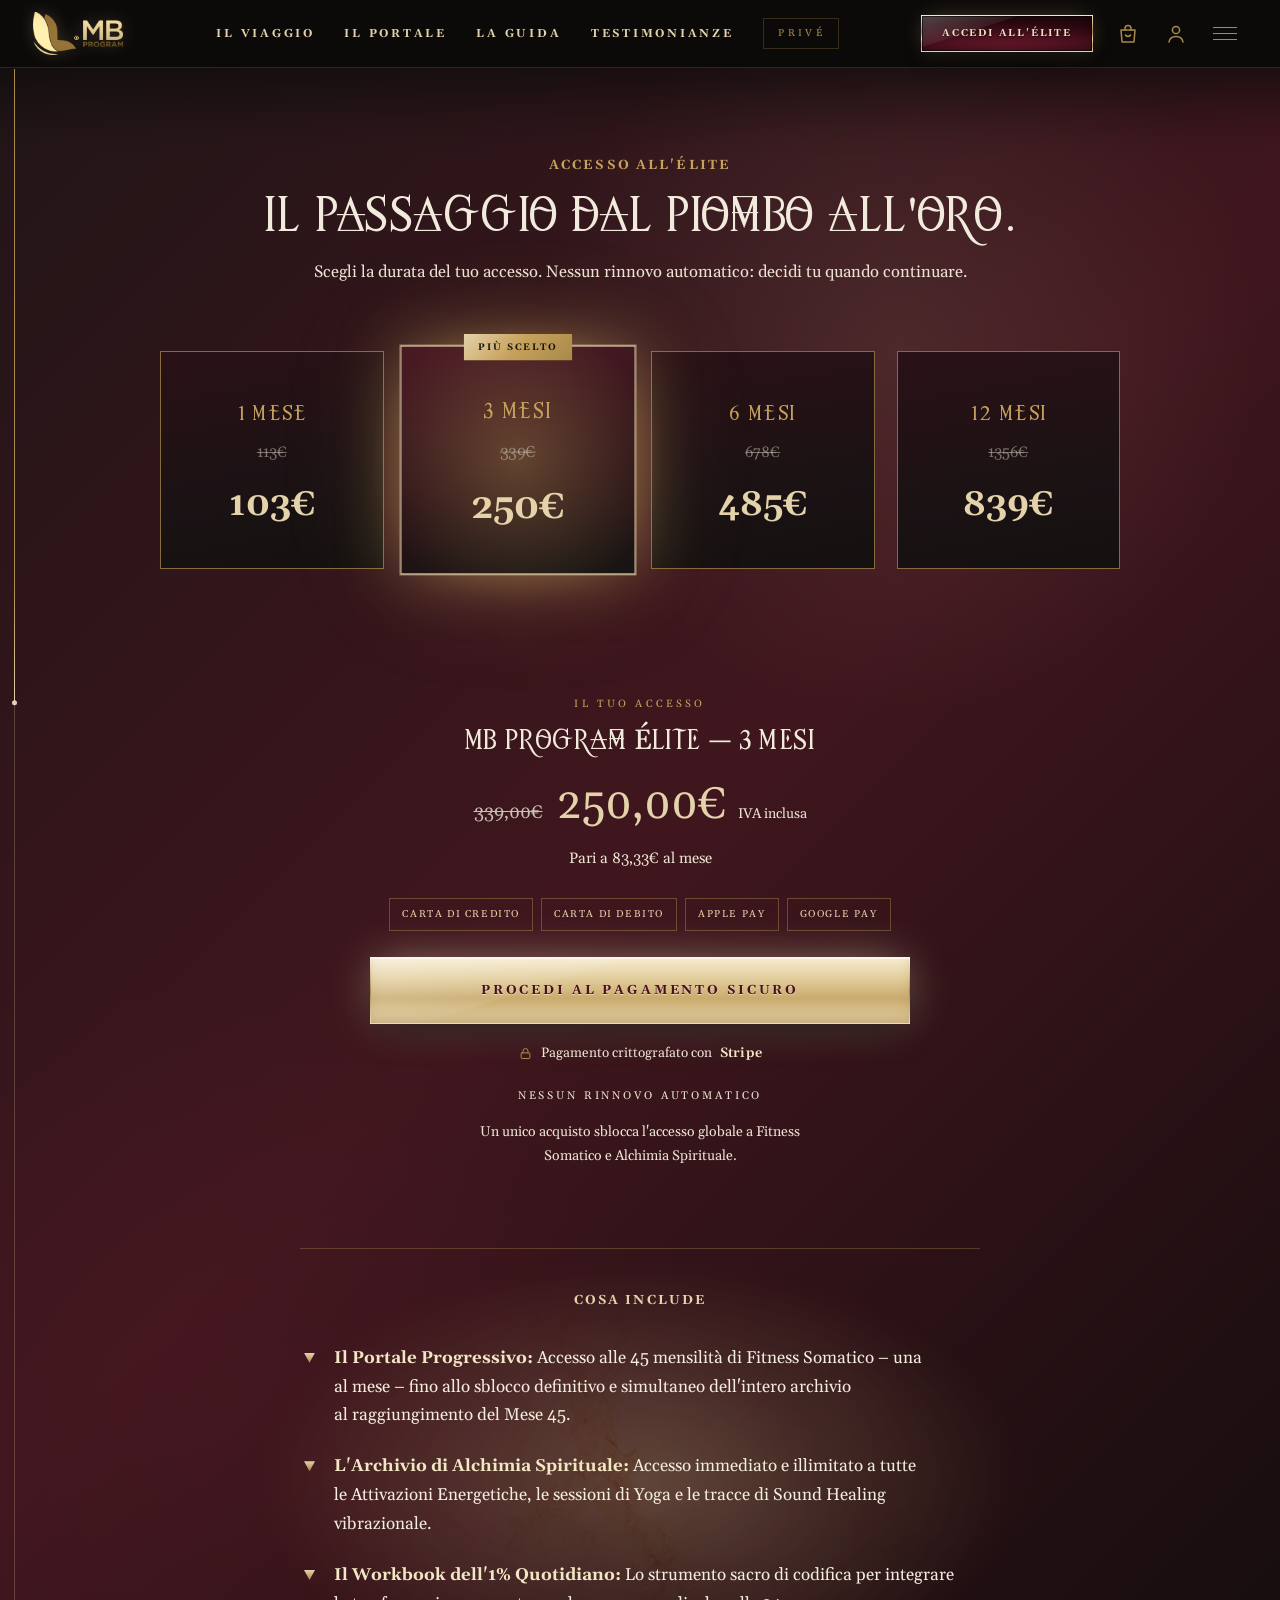
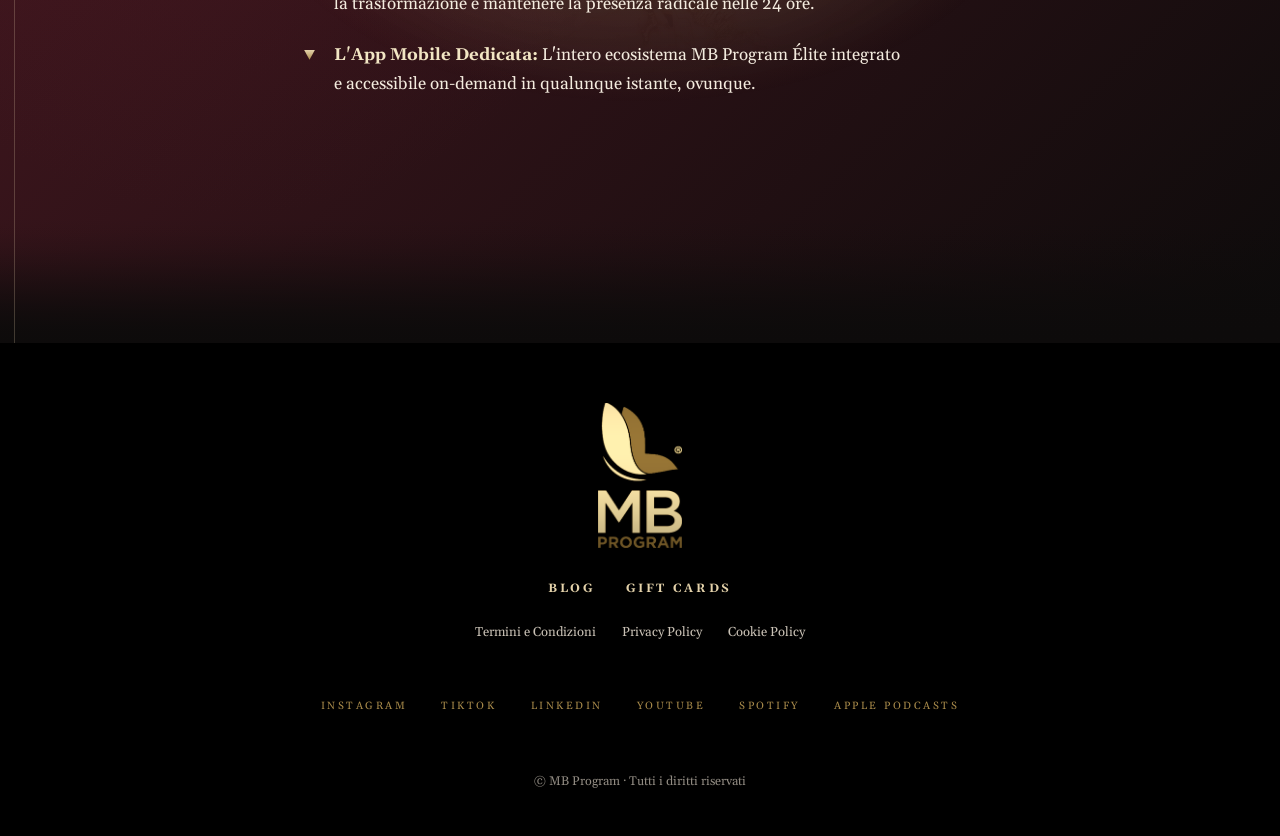
<file: accedi/index.html>
<!DOCTYPE html>
<html lang="it" class="no-js">
<head>
<meta charset="utf-8">
<meta name="viewport" content="width=device-width, initial-scale=1">
<title>Accedi | MB Program Elite</title>
<meta name="description" content="Accedi a MB Program Elite: scegli la durata del tuo accesso al portale di Fitness Somatico e Alchimia Spirituale. Nessun rinnovo automatico.">
<link rel="canonical" href="https://mbprogram.it/accedi/">
<meta name="theme-color" content="#171513">
<link rel="preconnect" href="https://fonts.googleapis.com">
<link rel="preconnect" href="https://fonts.gstatic.com" crossorigin>
<link href="https://fonts.googleapis.com/css2?family=Cinzel:wght@400..600&family=Gelasio:ital,wght@0,400..700;1,400..700&family=Montserrat:wght@600;700&display=swap" rel="stylesheet">
<link rel="preload" href="../fonts/Elemental.ttf?v=8f1ffe6e" as="font" type="font/ttf" crossorigin>
<link rel="stylesheet" href="../css/style.css?v=18840c25">
<link rel="stylesheet" href="../css/fx.css?v=378a041f">
<link rel="stylesheet" href="../css/restyle.css?v=3017e85f">
<link rel="stylesheet" href="../css/alchimia.css?v=462ded20">
<link rel="stylesheet" href="../css/ottobre.css?v=5cb11a37">
<link rel="stylesheet" href="../css/novembre.css?v=db91c406">
</head>
<body>
<a class="skip" href="#contenuto">Vai al contenuto</a>
<div class="rail" aria-hidden="true"></div>

<!-- ============ HEADER ============ -->
<header class="site-header" id="top">
  <a class="brand brand-gold" href="../index.html" aria-label="MB Program – Home">
    <img src="../img/logo-gold-h.png?v=8c49e9ba" alt="MB Program" width="487" height="240">
  </a>
  <nav class="nav" aria-label="Menu principale">
    <a href="../#elementi">Il Viaggio</a>
    <a href="../#programma">Il Portale</a>
    <a href="../#guida">La Guida</a>
    <a href="../#testimonianze">Testimonianze</a>
    <a href="../prive.html" class="nav-prive">Privé</a>
  </nav>
  <div class="hdr-icons">
    <a class="btn btn-gold btn-hdr" href="../accedi/">Accedi all'Élite</a>
    <a class="ico-btn" href="../accedi/" aria-label="Carrello"><svg viewBox="0 0 24 24" fill="none" stroke="currentColor" stroke-width="1.5" stroke-linecap="round" stroke-linejoin="round" aria-hidden="true"><path d="M5 8h14l-1 12H6L5 8z"/><path d="M9 8V6.5a3 3 0 0 1 6 0V8"/><path d="M9.5 13c.6 1 1.500 1.500 2.500 1.500s1.900-.5 2.500-1.500"/></svg></a>
    <a class="ico-btn" href="../dashboard.html" aria-label="Area riservata"><svg viewBox="0 0 24 24" fill="none" stroke="currentColor" stroke-width="1.5" stroke-linecap="round" aria-hidden="true"><circle cx="12" cy="8" r="3.6"/><path d="M5 20c.6-3.600 3.400-5.500 7-5.500s6.400 1.900 7 5.500"/></svg></a>
    <button class="nav-toggle" aria-expanded="false" aria-controls="menu" aria-label="Apri il menu"><span></span><span></span><span></span></button>
  </div>
</header>

<div class="scrim" data-menu-close></div>
<aside id="menu" class="drawer" aria-label="Menu" aria-hidden="true">
  <div class="drawer-top">
    <a class="brand brand-gold" href="../index.html" aria-label="MB Program – Home"><img src="../img/logo-gold-h.png?v=8c49e9ba" alt="MB Program" width="487" height="240"></a>
    <button class="drawer-x" data-menu-close aria-label="Chiudi il menu"><svg viewBox="0 0 24 24" fill="none" stroke="currentColor" stroke-width="1.6" stroke-linecap="round" aria-hidden="true"><path d="M5 5l14 14M19 5L5 19"/></svg></button>
  </div>
  <nav class="drawer-list" aria-label="Menu completo">
      <a href="../">Home</a>
      <a href="../#elementi">Il Viaggio</a>
      <a href="../#programma">Il Portale</a>
      <a href="../#guida">La Guida</a>
      <a href="../#testimonianze">Testimonianze</a>
      <a href="../accedi/" class="strong">Entra in MB Élite<svg class="arw" viewBox="0 0 24 24" fill="none" stroke="currentColor" stroke-width="1.6" stroke-linecap="round" stroke-linejoin="round" aria-hidden="true"><path d="M5 12h14M13 6l6 6-6 6"/></svg></a>
      <a href="../prive.html" class="strong">Entra in MB Privé<svg class="arw" viewBox="0 0 24 24" fill="none" stroke="currentColor" stroke-width="1.6" stroke-linecap="round" stroke-linejoin="round" aria-hidden="true"><path d="M5 12h14M13 6l6 6-6 6"/></svg></a>
      <a href="../blog.html">Blog</a>
      <a href="../gift-card.html" class="accent">Gift Cards</a>
      <a href="../elite.html">Link in Bio</a>
  </nav>
  <div class="drawer-sep"></div>
  <a class="drawer-acc" href="../dashboard.html">Accedi / Registrati <svg class="arw" viewBox="0 0 24 24" fill="none" stroke="currentColor" stroke-width="1.6" stroke-linecap="round" stroke-linejoin="round" aria-hidden="true"><path d="M5 12h14M13 6l6 6-6 6"/></svg></a>
  <div class="drawer-sep"></div>
  <a class="drawer-help" href="../#contatti">Hai bisogno di aiuto?</a>
</aside>

<main id="contenuto" class="accedi-page">
<section class="accesso" id="accesso">
  <div class="wrap">
    <p class="eyebrow center reveal">Accesso all'Élite</p>
    <h2 class="display h-lg center reveal">Il passaggio dal piombo all'oro.</h2>
    <p class="center lead-center reveal">Scegli la durata del tuo accesso. Nessun rinnovo automatico: decidi tu quando continuare.</p>

    <div class="plans reveal" role="radiogroup" aria-label="Scegli la durata">
      <button class="plan" role="radio" aria-checked="false" data-months="1" data-old="113" data-price="103">
        <span class="plan-n">1 Mese</span><s>113€</s><b>103€</b>
      </button>
      <button class="plan is-on" role="radio" aria-checked="true" data-months="3" data-old="339" data-price="250">
        <span class="badge">Più scelto</span>
        <span class="plan-n">3 Mesi</span><s>339€</s><b>250€</b>
      </button>
      <button class="plan" role="radio" aria-checked="false" data-months="6" data-old="678" data-price="485">
        <span class="plan-n">6 Mesi</span><s>678€</s><b>485€</b>
      </button>
      <button class="plan" role="radio" aria-checked="false" data-months="12" data-old="1356" data-price="839">
        <span class="plan-n">12 Mesi</span><s>1356€</s><b>839€</b>
      </button>
    </div>

    <div class="checkout reveal">
      <p class="chosen-label">Il tuo accesso</p>
      <h3 class="display chosen" id="chosen-name">MB Program Élite — 3 Mesi</h3>
      <p class="chosen-price"><s id="chosen-old">339,00€</s> <b id="chosen-price">250,00€</b> <span>IVA inclusa</span></p>
      <p class="chosen-month" id="chosen-month">Pari a 83,33€ al mese</p>
      <ul class="pay-chips" aria-label="Metodi di pagamento">
        <li>Carta di credito</li><li>Carta di debito</li><li>Apple Pay</li><li>Google Pay</li>
      </ul>
      <a class="btn btn-gold btn-bar" id="checkout-btn" href="https://www.mb-elite.com/welcome" rel="noopener" data-stripe-checkout>Procedi al pagamento sicuro</a>
      <p class="stripe-line"><svg viewBox="0 0 24 24" fill="none" stroke="currentColor" stroke-width="1.6" stroke-linecap="round" stroke-linejoin="round" aria-hidden="true"><rect x="5" y="11" width="14" height="9" rx="1.5"/><path d="M8 11V8a4 4 0 0 1 8 0v3"/></svg>Pagamento crittografato con <b>Stripe</b></p>
      <p class="no-renew">Nessun Rinnovo Automatico</p>
      <p class="unlock-note">Un unico acquisto sblocca l'accesso globale a Fitness Somatico e Alchimia Spirituale.</p>
    </div>

    <div class="include reveal">
      <span class="include-glow" aria-hidden="true"></span>
      <h3 class="eyebrow">Cosa include</h3>
      <ul>
        <li><strong>Il Portale Progressivo:</strong> Accesso alle 45 mensilità di Fitness Somatico – una al mese – fino allo sblocco definitivo e simultaneo dell'intero archivio al raggiungimento del Mese 45.</li>
        <li><strong>L'Archivio di Alchimia Spirituale:</strong> Accesso immediato e illimitato a tutte le Attivazioni Energetiche, le sessioni di Yoga e le tracce di Sound Healing vibrazionale.</li>
        <li><strong>Il Workbook dell'1% Quotidiano:</strong> Lo strumento sacro di codifica per integrare la trasformazione e mantenere la presenza radicale nelle 24 ore.</li>
        <li><strong>L'App Mobile Dedicata:</strong> L'intero ecosistema MB Program Élite integrato e accessibile on-demand in qualunque istante, ovunque.</li>
      </ul>
    </div>
    <p class="center closing reveal">Il passaggio dal piombo all'oro. Tutto racchiuso in un unico portale d'élite.</p>
  </div>
</section>
</main>

<footer class="site-footer">
  <div class="wrap center">
    <img class="foot-logo" src="../img/logo-gold.png?v=cb5d3be7" alt="MB Program" width="84" height="145">
    <ul class="foot-links">
      <li><a href="../blog.html">Blog</a></li>
      <li><a href="../gift-card.html">Gift Cards</a></li>
    </ul>
    <ul class="legal">
      <li><a href="/termini-e-condizioni">Termini e Condizioni</a></li>
      <li><a href="/privacy-policy">Privacy Policy</a></li>
      <li><a href="/cookie-policy">Cookie Policy</a></li>
    </ul>
    <ul class="social" aria-label="I nostri canali">
      <li><a href="https://www.instagram.com/" rel="noopener">Instagram</a></li>
      <li><a href="https://www.tiktok.com/" rel="noopener">TikTok</a></li>
      <li><a href="https://www.linkedin.com/" rel="noopener">LinkedIn</a></li>
      <li><a href="https://www.youtube.com/" rel="noopener">YouTube</a></li>
      <li><a href="https://open.spotify.com/" rel="noopener">Spotify</a></li>
      <li><a href="https://podcasts.apple.com/" rel="noopener">Apple Podcasts</a></li>
    </ul>
    <p class="copy">© MB Program · Tutti i diritti riservati</p>
  </div>
</footer>

<script src="../js/main.js?v=2719ae2a"></script>
<script src="../js/fx.js?v=0a8cf7e9"></script>
</body>
</html>
</file>
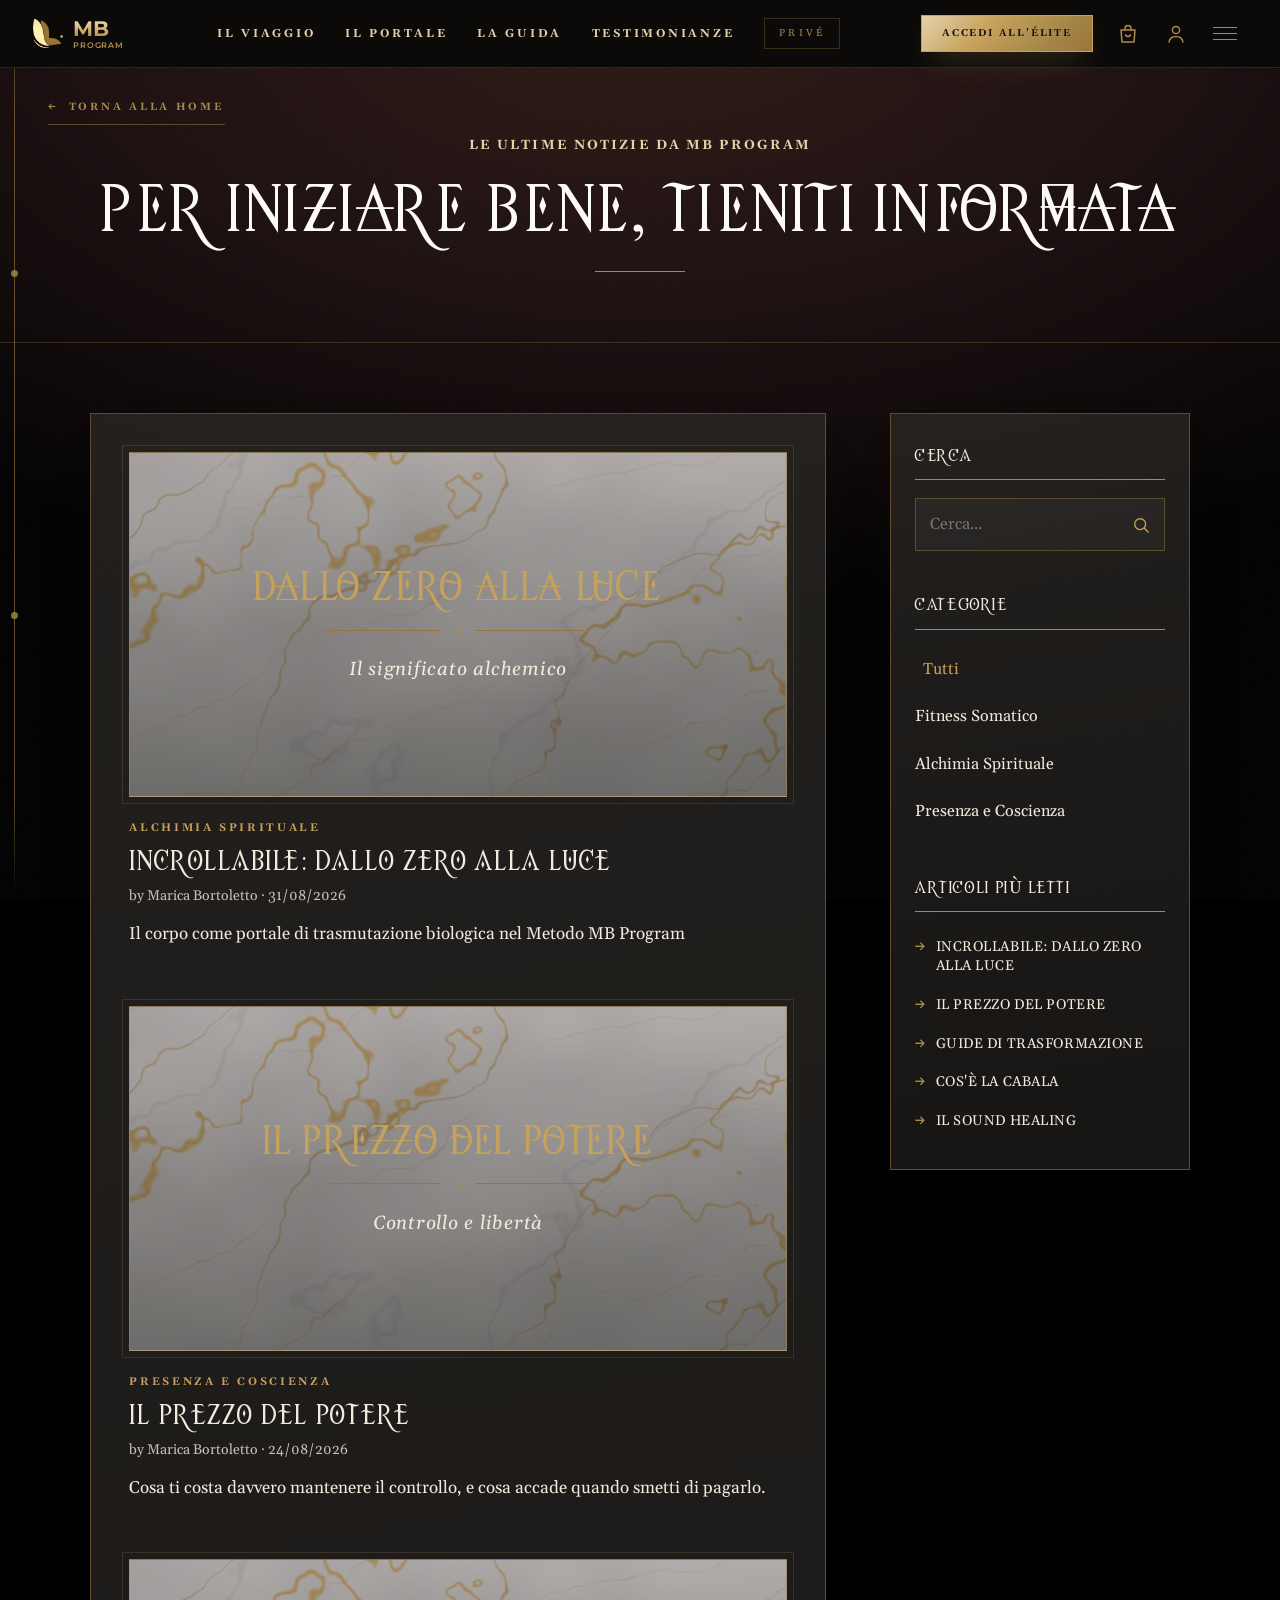
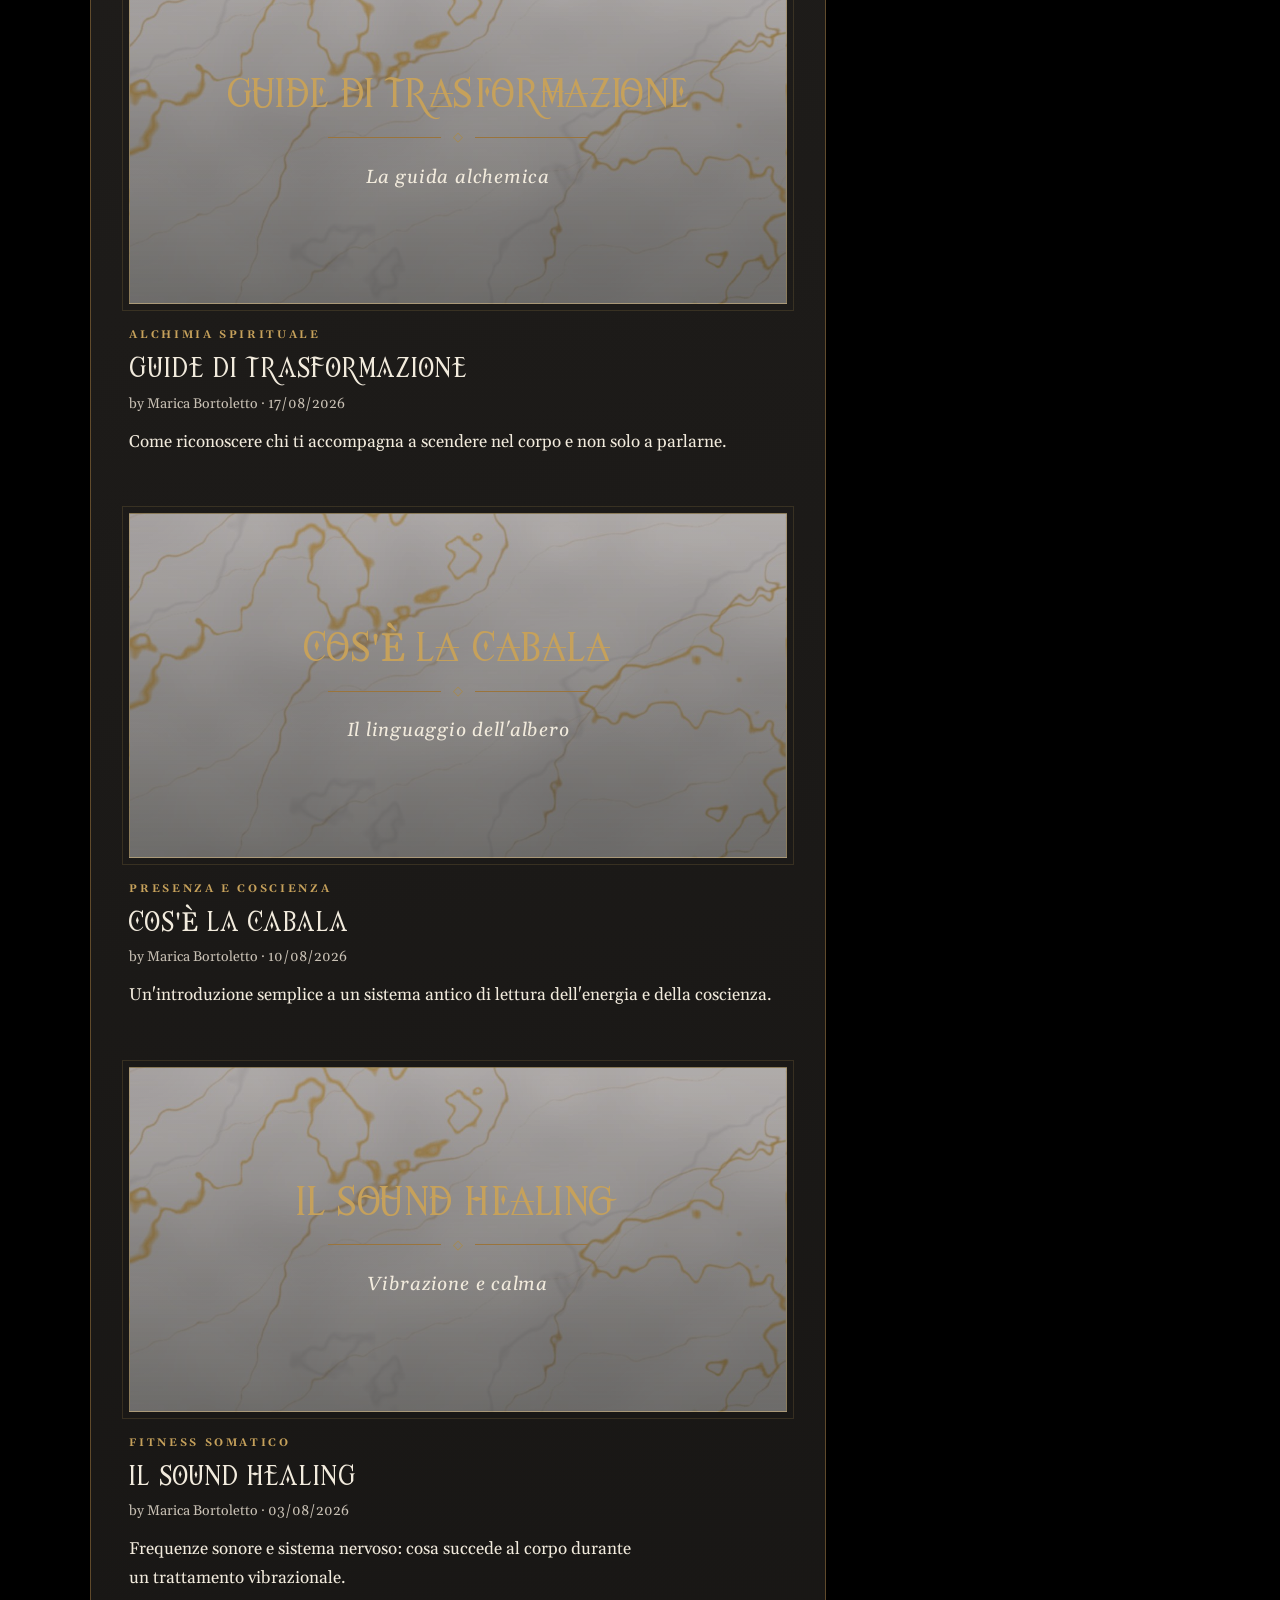
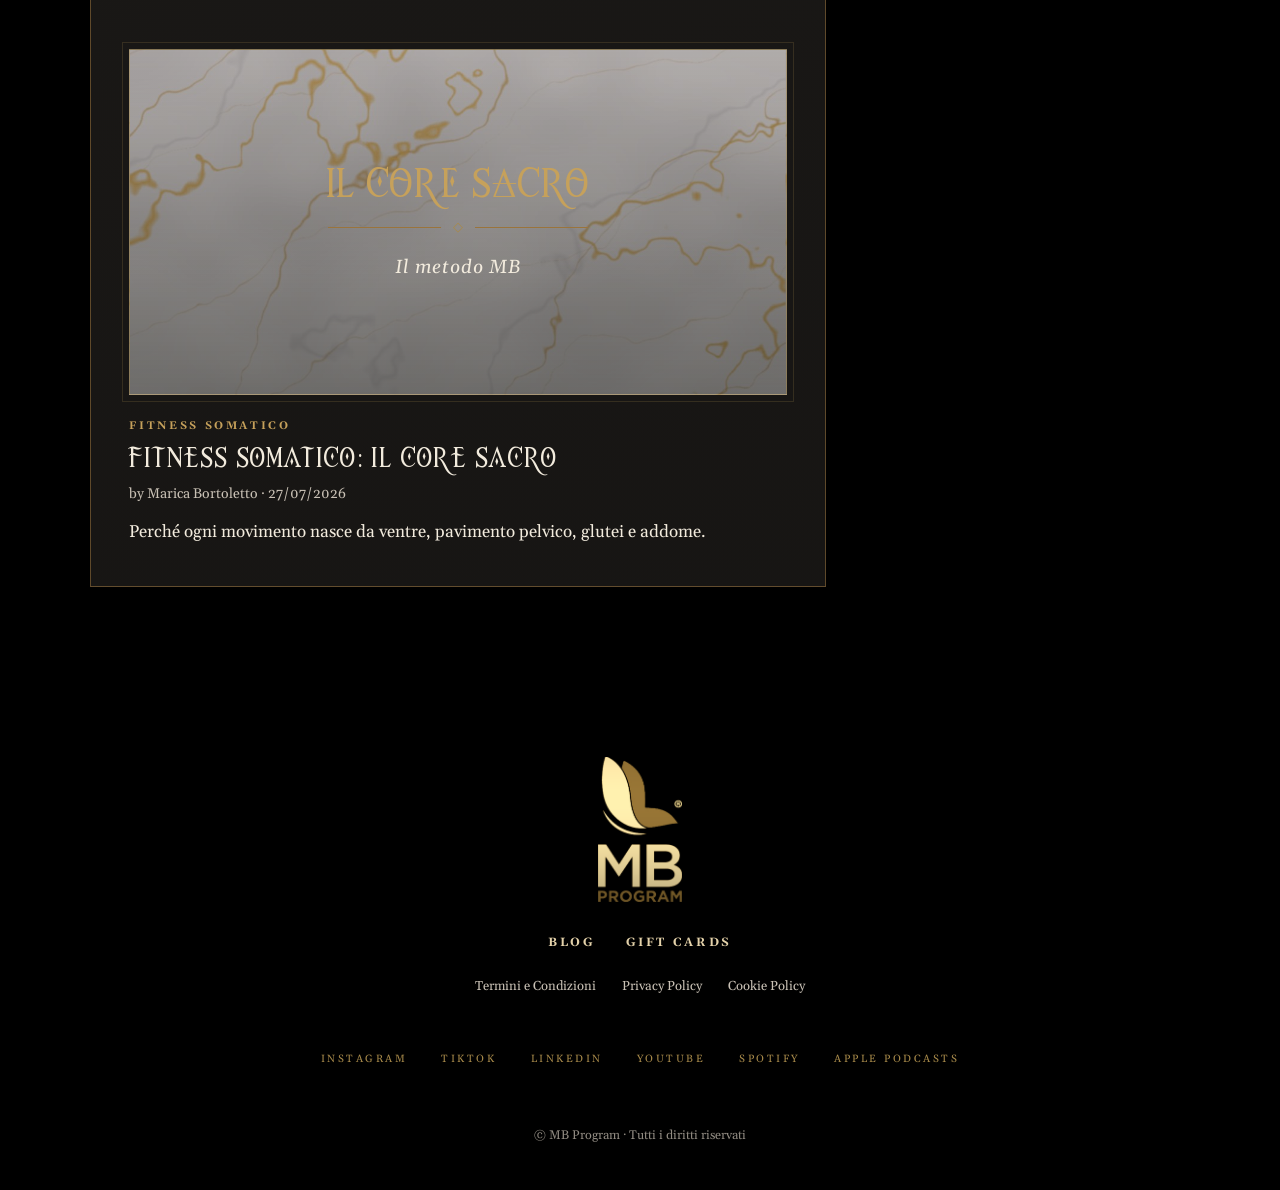
<file: blog.html>
<!DOCTYPE html>
<html lang="it" class="no-js">
<head>
<meta charset="utf-8">
<meta name="viewport" content="width=device-width, initial-scale=1">
<title>Blog — MB Program Élite</title>
<meta name="description" content="Gli ultimi articoli di MB Program: crescita personale, mindset, allenamento e pratiche alchemiche.">
<meta name="theme-color" content="#0f0d0c">
<link rel="preconnect" href="https://fonts.googleapis.com">
<link rel="preconnect" href="https://fonts.gstatic.com" crossorigin>
<link href="https://fonts.googleapis.com/css2?family=Cinzel:wght@400..600&family=Gelasio:ital,wght@0,400..700;1,400..700&family=Montserrat:wght@600;700&display=swap" rel="stylesheet">
<link rel="preload" href="fonts/Elemental.ttf?v=8f1ffe6e" as="font" type="font/ttf" crossorigin>
<link rel="stylesheet" href="css/style.css?v=18840c25">
<link rel="stylesheet" href="css/pages.css?v=5a972b50">
<link rel="stylesheet" href="css/restyle.css?v=3017e85f">
<link rel="stylesheet" href="css/alchimia.css?v=462ded20">
<link rel="stylesheet" href="css/ottobre.css?v=5cb11a37">
</head>
<body class="sub-page">
<a class="skip" href="#contenuto">Vai al contenuto</a>
<div class="rail" aria-hidden="true"></div>

<!-- ============ HEADER (sticky + smooth-scroll anchors) ============ -->
<header class="site-header" id="top">
  <a class="brand" href="index.html" aria-label="MB Program – Home">
    <img src="img/butterfly-gold.png?v=56c51ce0" alt="" width="30" height="30">
    <span class="brand-txt"><b>MB</b><i>PROGRAM</i></span>
  </a>
  <nav class="nav" aria-label="Menu principale">
    <a href="index.html#elementi">Il Viaggio</a>
    <a href="index.html#programma">Il Portale</a>
    <a href="index.html#guida">La Guida</a>
    <a href="index.html#testimonianze">Testimonianze</a>
    <a href="prive.html" class="nav-prive">Privé</a>
  </nav>
  <div class="hdr-icons">
    <a class="btn btn-gold btn-hdr" href="accedi/">Accedi all'Élite</a>
    <a class="ico-btn" href="accedi/" aria-label="Carrello"><svg viewBox="0 0 24 24" fill="none" stroke="currentColor" stroke-width="1.5" stroke-linecap="round" stroke-linejoin="round" aria-hidden="true"><path d="M5 8h14l-1 12H6L5 8z"/><path d="M9 8V6.5a3 3 0 0 1 6 0V8"/><path d="M9.5 13c.6 1 1.500 1.500 2.500 1.500s1.900-.5 2.500-1.500"/></svg></a>
    <a class="ico-btn" href="dashboard.html" aria-label="Area riservata"><svg viewBox="0 0 24 24" fill="none" stroke="currentColor" stroke-width="1.5" stroke-linecap="round" aria-hidden="true"><circle cx="12" cy="8" r="3.6"/><path d="M5 20c.6-3.600 3.400-5.500 7-5.500s6.400 1.900 7 5.500"/></svg></a>
    <button class="nav-toggle" aria-expanded="false" aria-controls="menu" aria-label="Apri il menu"><span></span><span></span><span></span></button>
  </div>
</header>

<div class="scrim" data-menu-close></div>
<aside id="menu" class="drawer" aria-label="Menu" aria-hidden="true">
  <div class="drawer-top">
    <a class="brand" href="index.html" aria-label="MB Program – Home"><img src="img/butterfly-gold.png?v=56c51ce0" alt="" width="30" height="30"><span class="brand-txt"><b>MB</b><i>PROGRAM</i></span></a>
    <button class="drawer-x" data-menu-close aria-label="Chiudi il menu"><svg viewBox="0 0 24 24" fill="none" stroke="currentColor" stroke-width="1.6" stroke-linecap="round" aria-hidden="true"><path d="M5 5l14 14M19 5L5 19"/></svg></button>
  </div>
  <nav class="drawer-list" aria-label="Menu completo">
      <a href="index.html">Home</a>
      <a href="index.html#elementi">Il Viaggio</a>
      <a href="index.html#programma">Il Portale</a>
      <a href="index.html#guida">La Guida</a>
      <a href="index.html#testimonianze">Testimonianze</a>
      <a href="accedi/" class="strong">Entra in MB Élite<svg class="arw" viewBox="0 0 24 24" fill="none" stroke="currentColor" stroke-width="1.6" stroke-linecap="round" stroke-linejoin="round" aria-hidden="true"><path d="M5 12h14M13 6l6 6-6 6"/></svg></a>
      <a href="prive.html" class="strong">Entra in MB Privé<svg class="arw" viewBox="0 0 24 24" fill="none" stroke="currentColor" stroke-width="1.6" stroke-linecap="round" stroke-linejoin="round" aria-hidden="true"><path d="M5 12h14M13 6l6 6-6 6"/></svg></a>
      <a href="blog.html">Blog</a>
      <a href="gift-card.html" class="accent">Gift Cards</a>
      <a href="elite.html">Link in Bio</a>
  </nav>
  <div class="drawer-sep"></div>
  <a class="drawer-acc" href="dashboard.html">Accedi / Registrati <svg class="arw" viewBox="0 0 24 24" fill="none" stroke="currentColor" stroke-width="1.6" stroke-linecap="round" stroke-linejoin="round" aria-hidden="true"><path d="M5 12h14M13 6l6 6-6 6"/></svg></a>
  <div class="drawer-sep"></div>
  <a class="drawer-help" href="index.html#contatti">Hai bisogno di aiuto?</a>
</aside>


<main id="contenuto">
  <a class="back-home" href="index.html"><span aria-hidden="true">←</span> Torna alla Home</a>
  <section class="page-hero blog-hero">
    <p class="eyebrow reveal">Le ultime notizie da MB Program</p>
    <h1 class="display h-xl reveal" style="--d:.1s">Per iniziare bene, tieniti informata</h1>
  </section>
  <section class="blog-body">
    <div class="wrap blog-grid">
      <div class="posts box" id="posts">
      <article class="post reveal" data-cat="crescita" data-text="incrollabile: dallo zero alla luce il corpo come portale di trasmutazione biologica nel metodo mb program">
        <a class="post-cover" href="#" aria-label="INCROLLABILE: Dallo Zero alla Luce"><span class="pc-title display">Dallo Zero alla Luce</span><span class="pc-line"><i></i>◇<i></i></span><span class="pc-sub">Il significato alchemico</span></a>
        <p class="post-cat">Alchimia Spirituale</p>
        <h3 class="post-h"><a href="#">INCROLLABILE: Dallo Zero alla Luce</a></h3>
        <p class="post-meta">by Marica Bortoletto · 31/08/2026</p>
        <p class="post-ex">Il corpo come portale di trasmutazione biologica nel Metodo MB Program</p>
      </article>
      <article class="post reveal" data-cat="mindset" data-text="il prezzo del potere cosa ti costa davvero mantenere il controllo, e cosa accade quando smetti di pagarlo.">
        <a class="post-cover" href="#" aria-label="Il Prezzo del Potere"><span class="pc-title display">Il Prezzo del Potere</span><span class="pc-line"><i></i>◇<i></i></span><span class="pc-sub">Controllo e libertà</span></a>
        <p class="post-cat">Presenza e Coscienza</p>
        <h3 class="post-h"><a href="#">Il Prezzo del Potere</a></h3>
        <p class="post-meta">by Marica Bortoletto · 24/08/2026</p>
        <p class="post-ex">Cosa ti costa davvero mantenere il controllo, e cosa accade quando smetti di pagarlo.</p>
      </article>
      <article class="post reveal" data-cat="crescita" data-text="guide di trasformazione come riconoscere chi ti accompagna a scendere nel corpo e non solo a parlarne.">
        <a class="post-cover" href="#" aria-label="Guide di Trasformazione"><span class="pc-title display">Guide di Trasformazione</span><span class="pc-line"><i></i>◇<i></i></span><span class="pc-sub">La guida alchemica</span></a>
        <p class="post-cat">Alchimia Spirituale</p>
        <h3 class="post-h"><a href="#">Guide di Trasformazione</a></h3>
        <p class="post-meta">by Marica Bortoletto · 17/08/2026</p>
        <p class="post-ex">Come riconoscere chi ti accompagna a scendere nel corpo e non solo a parlarne.</p>
      </article>
      <article class="post reveal" data-cat="mindset" data-text="cos'è la cabala un'introduzione semplice a un sistema antico di lettura dell'energia e della coscienza.">
        <a class="post-cover" href="#" aria-label="Cos'è la Cabala"><span class="pc-title display">Cos'è la Cabala</span><span class="pc-line"><i></i>◇<i></i></span><span class="pc-sub">Il linguaggio dell'albero</span></a>
        <p class="post-cat">Presenza e Coscienza</p>
        <h3 class="post-h"><a href="#">Cos'è la Cabala</a></h3>
        <p class="post-meta">by Marica Bortoletto · 10/08/2026</p>
        <p class="post-ex">Un'introduzione semplice a un sistema antico di lettura dell'energia e della coscienza.</p>
      </article>
      <article class="post reveal" data-cat="allenamento" data-text="il sound healing frequenze sonore e sistema nervoso: cosa succede al corpo durante un trattamento vibrazionale.">
        <a class="post-cover" href="#" aria-label="Il Sound Healing"><span class="pc-title display">Il Sound Healing</span><span class="pc-line"><i></i>◇<i></i></span><span class="pc-sub">Vibrazione e calma</span></a>
        <p class="post-cat">Fitness Somatico</p>
        <h3 class="post-h"><a href="#">Il Sound Healing</a></h3>
        <p class="post-meta">by Marica Bortoletto · 03/08/2026</p>
        <p class="post-ex">Frequenze sonore e sistema nervoso: cosa succede al corpo durante un trattamento vibrazionale.</p>
      </article>
      <article class="post reveal" data-cat="allenamento" data-text="fitness somatico: il core sacro perché ogni movimento nasce da ventre, pavimento pelvico, glutei e addome.">
        <a class="post-cover" href="#" aria-label="Fitness Somatico: il Core Sacro"><span class="pc-title display">il Core Sacro</span><span class="pc-line"><i></i>◇<i></i></span><span class="pc-sub">Il metodo MB</span></a>
        <p class="post-cat">Fitness Somatico</p>
        <h3 class="post-h"><a href="#">Fitness Somatico: il Core Sacro</a></h3>
        <p class="post-meta">by Marica Bortoletto · 27/07/2026</p>
        <p class="post-ex">Perché ogni movimento nasce da ventre, pavimento pelvico, glutei e addome.</p>
      </article>
        <p class="no-res" id="no-res" hidden>Nessun articolo trovato.</p>
      </div>
      <aside class="side box" aria-label="Barra laterale">
        <h2 class="side-h">Cerca</h2>
        <form class="search" role="search" onsubmit="return false"><input id="q" type="search" placeholder="Cerca..." aria-label="Cerca negli articoli"><button type="submit" aria-label="Cerca"><svg viewBox="0 0 24 24" fill="none" stroke="currentColor" stroke-width="1.6" stroke-linecap="round" aria-hidden="true"><circle cx="11" cy="11" r="6.5"/><path d="M16 16l4.5 4.5"/></svg></button></form>
        <h2 class="side-h">Categorie</h2>
        <ul class="cats" id="cats">
          <li><button class="is-on" data-cat="all">Tutti</button></li>
          <li><button data-cat="allenamento">Fitness Somatico</button></li>
          <li><button data-cat="crescita">Alchimia Spirituale</button></li>
          <li><button data-cat="mindset">Presenza e Coscienza</button></li>
        </ul>
        <h2 class="side-h">Articoli più letti</h2>
        <ul class="top"><li><a href="#">INCROLLABILE: DALLO ZERO ALLA LUCE</a></li><li><a href="#">IL PREZZO DEL POTERE</a></li><li><a href="#">GUIDE DI TRASFORMAZIONE</a></li><li><a href="#">COS'È LA CABALA</a></li><li><a href="#">IL SOUND HEALING</a></li></ul>
      </aside>
    </div>
  </section>
</main>

<footer class="site-footer">
  <div class="wrap center">
    <img class="foot-logo" src="img/logo-gold.png?v=cb5d3be7" alt="MB Program" width="84" height="145">
    <ul class="foot-links">
      <li><a href="blog.html">Blog</a></li>
      <li><a href="gift-card.html">Gift Cards</a></li>
    </ul>
    <ul class="legal">
      <li><a href="/termini-e-condizioni">Termini e Condizioni</a></li>
      <li><a href="/privacy-policy">Privacy Policy</a></li>
      <li><a href="/cookie-policy">Cookie Policy</a></li>
    </ul>
    <ul class="social" aria-label="I nostri canali">
      <li><a href="https://www.instagram.com/" rel="noopener">Instagram</a></li>
      <li><a href="https://www.tiktok.com/" rel="noopener">TikTok</a></li>
      <li><a href="https://www.linkedin.com/" rel="noopener">LinkedIn</a></li>
      <li><a href="https://www.youtube.com/" rel="noopener">YouTube</a></li>
      <li><a href="https://open.spotify.com/" rel="noopener">Spotify</a></li>
      <li><a href="https://podcasts.apple.com/" rel="noopener">Apple Podcasts</a></li>
    </ul>
    <p class="copy">© MB Program · Tutti i diritti riservati</p>
  </div>
</footer>



<script src="js/main.js?v=2719ae2a"></script>
<script>
(function(){var c='all',q='',P=[].slice.call(document.querySelectorAll('.post')),n=document.getElementById('no-res');
function f(){var k=0;P.forEach(function(p){var ok=(c==='all'||p.dataset.cat===c)&&(!q||p.dataset.text.indexOf(q)>-1);p.hidden=!ok;if(ok)k++;});n.hidden=k>0;}
document.getElementById('cats').addEventListener('click',function(e){var b=e.target.closest('button');if(!b)return;c=b.dataset.cat;[].forEach.call(this.querySelectorAll('button'),function(x){x.classList.toggle('is-on',x===b)});f();});
document.getElementById('q').addEventListener('input',function(){q=this.value.trim().toLowerCase();f();});})();
</script>
</body>
</html>
</file>
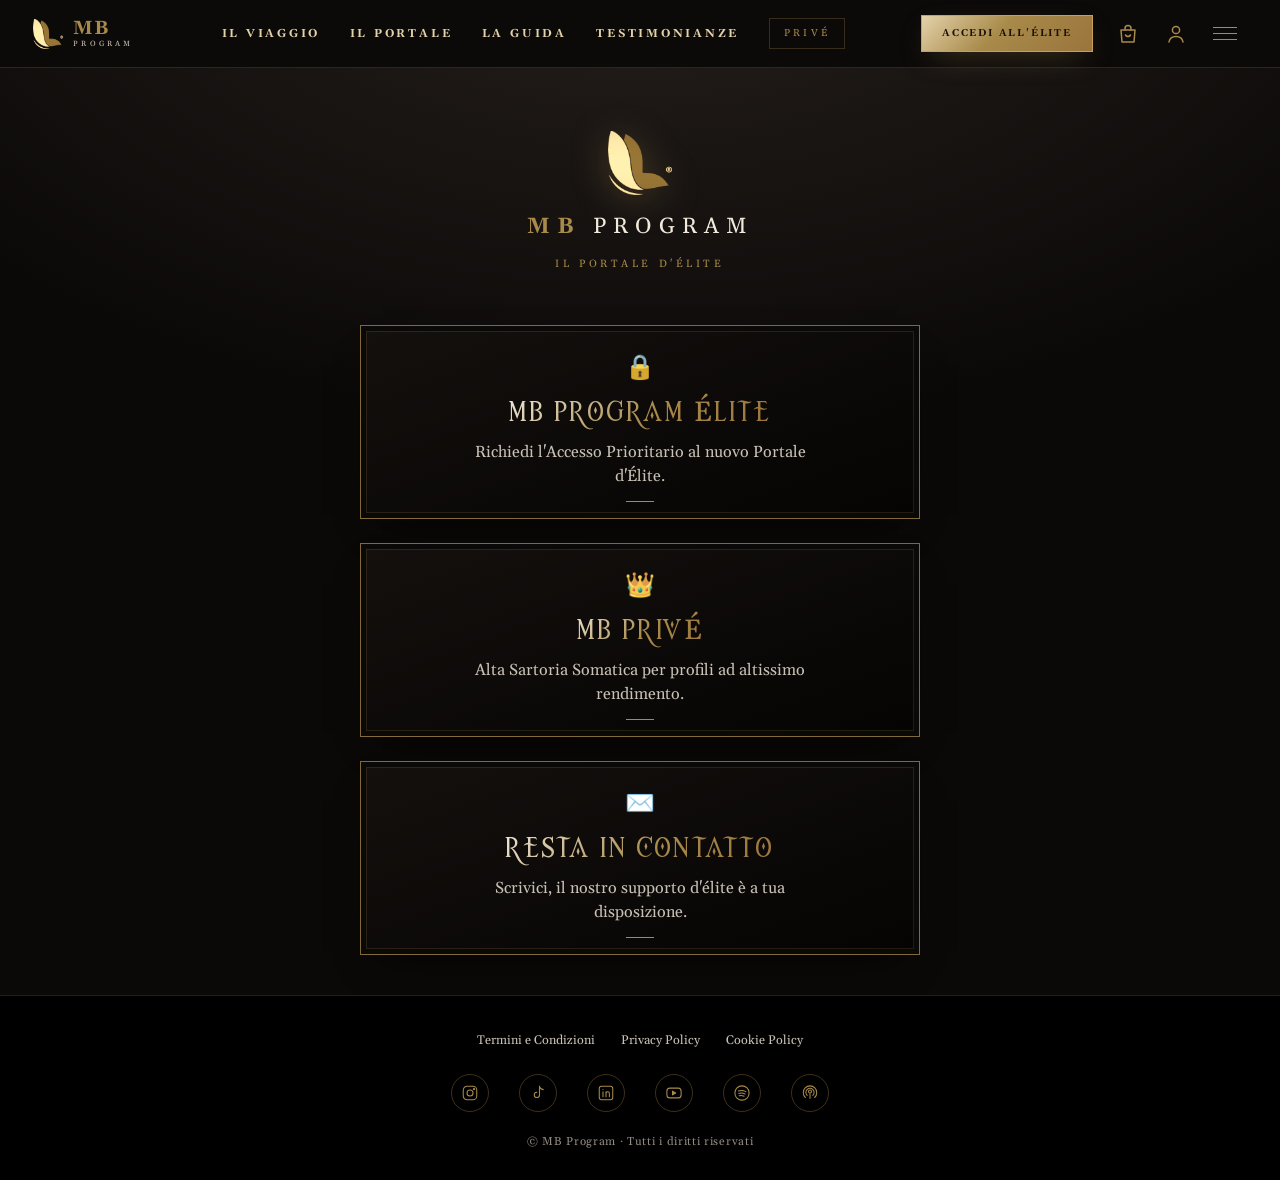
<file: elite.html>
<!doctype html>
<html lang="it" class="no-js">
<head>
<meta charset="utf-8">
<meta name="viewport" content="width=device-width,initial-scale=1">
<title>MB Program · Élite</title>
<meta name="description" content="MB Program Élite, MB Privé e contatti: la porta d'accesso al Portale d'Élite.">
<link rel="canonical" href="https://mbprogram.it/elite">
<link rel="icon" href="img/butterfly.svg?v=c33aef92" type="image/svg+xml">
<link rel="preconnect" href="https://fonts.googleapis.com">
<link rel="preconnect" href="https://fonts.gstatic.com" crossorigin>
<link href="https://fonts.googleapis.com/css2?family=Cinzel:wght@400..600&family=Gelasio:ital,wght@0,400..700;1,400..700&family=Montserrat:wght@600;700&display=swap" rel="stylesheet">
<link rel="preload" href="fonts/Elemental.ttf?v=8f1ffe6e" as="font" type="font/ttf" crossorigin>
<link rel="stylesheet" href="css/style.css?v=18840c25">
<link rel="stylesheet" href="css/elite.css?v=9794d580">
<link rel="stylesheet" href="css/alchimia.css?v=462ded20">
</head>
<body class="elite-page">
<header class="site-header" id="top">
  <a class="brand" href="index.html" aria-label="MB Program – Home">
    <img src="img/butterfly-gold.png?v=56c51ce0" alt="" width="30" height="30">
    <span class="brand-txt"><b>MB</b><i>PROGRAM</i></span>
  </a>
  <nav class="nav" aria-label="Menu principale">
    <a href="index.html#elementi">Il Viaggio</a>
    <a href="index.html#programma">Il Portale</a>
    <a href="index.html#guida">La Guida</a>
    <a href="index.html#testimonianze">Testimonianze</a>
    <a href="prive.html" class="nav-prive">Privé</a>
  </nav>
  <div class="hdr-icons">
    <a class="btn btn-gold btn-hdr" href="accedi/">Accedi all'Élite</a>
    <a class="ico-btn" href="accedi/" aria-label="Carrello"><svg viewBox="0 0 24 24" fill="none" stroke="currentColor" stroke-width="1.5" stroke-linecap="round" stroke-linejoin="round" aria-hidden="true"><path d="M5 8h14l-1 12H6L5 8z"/><path d="M9 8V6.5a3 3 0 0 1 6 0V8"/><path d="M9.5 13c.6 1 1.500 1.500 2.500 1.500s1.900-.5 2.500-1.500"/></svg></a>
    <a class="ico-btn" href="dashboard.html" aria-label="Area riservata"><svg viewBox="0 0 24 24" fill="none" stroke="currentColor" stroke-width="1.5" stroke-linecap="round" aria-hidden="true"><circle cx="12" cy="8" r="3.6"/><path d="M5 20c.6-3.600 3.400-5.500 7-5.500s6.400 1.900 7 5.500"/></svg></a>
    <button class="nav-toggle" aria-expanded="false" aria-controls="menu" aria-label="Apri il menu"><span></span><span></span><span></span></button>
  </div>
</header>

<div class="scrim" data-menu-close></div>
<aside id="menu" class="drawer" aria-label="Menu" aria-hidden="true">
  <div class="drawer-top">
    <a class="brand" href="index.html" aria-label="MB Program – Home"><img src="img/butterfly-gold.png?v=56c51ce0" alt="" width="30" height="30"><span class="brand-txt"><b>MB</b><i>PROGRAM</i></span></a>
    <button class="drawer-x" data-menu-close aria-label="Chiudi il menu"><svg viewBox="0 0 24 24" fill="none" stroke="currentColor" stroke-width="1.6" stroke-linecap="round" aria-hidden="true"><path d="M5 5l14 14M19 5L5 19"/></svg></button>
  </div>
  <nav class="drawer-list" aria-label="Menu completo">
      <a href="index.html">Home</a>
      <a href="index.html#elementi">Il Viaggio</a>
      <a href="index.html#programma">Il Portale</a>
      <a href="index.html#guida">La Guida</a>
      <a href="index.html#testimonianze">Testimonianze</a>
      <a href="accedi/" class="strong">Entra in MB Élite<svg class="arw" viewBox="0 0 24 24" fill="none" stroke="currentColor" stroke-width="1.6" stroke-linecap="round" stroke-linejoin="round" aria-hidden="true"><path d="M5 12h14M13 6l6 6-6 6"/></svg></a>
      <a href="prive.html" class="strong">Entra in MB Privé<svg class="arw" viewBox="0 0 24 24" fill="none" stroke="currentColor" stroke-width="1.6" stroke-linecap="round" stroke-linejoin="round" aria-hidden="true"><path d="M5 12h14M13 6l6 6-6 6"/></svg></a>
      <a href="blog.html">Blog</a>
      <a href="gift-card.html" class="accent">Gift Cards</a>
      <a href="elite.html">Link in Bio</a>
  </nav>
  <div class="drawer-sep"></div>
  <a class="drawer-acc" href="dashboard.html">Accedi / Registrati <svg class="arw" viewBox="0 0 24 24" fill="none" stroke="currentColor" stroke-width="1.6" stroke-linecap="round" stroke-linejoin="round" aria-hidden="true"><path d="M5 12h14M13 6l6 6-6 6"/></svg></a>
  <div class="drawer-sep"></div>
  <a class="drawer-help" href="index.html#contatti">Hai bisogno di aiuto?</a>
</aside>

<main class="el-wrap">
  <header class="el-head">
    <img class="el-logo" src="img/butterfly-gold.png?v=56c51ce0" alt="" width="64" height="64">
    <p class="el-brand"><span>MB</span> Program</p>
    <p class="el-tag">Il Portale d'Élite</p>
  </header>

  <nav class="el-links" aria-label="Link principali">
    <a class="el-btn" href="index.html">
      <span class="el-ico" aria-hidden="true">🔒</span>
      <span class="el-t">MB Program Élite</span>
      <span class="el-d">Richiedi l'Accesso Prioritario al nuovo Portale d'Élite.</span>
    </a>
    <a class="el-btn" href="prive.html">
      <span class="el-ico" aria-hidden="true">👑</span>
      <span class="el-t">MB Privé</span>
      <span class="el-d">Alta Sartoria Somatica per profili ad altissimo rendimento.</span>
    </a>
    <a class="el-btn" href="mailto:info@mbprogram.it">
      <span class="el-ico" aria-hidden="true">✉️</span>
      <span class="el-t">Resta in contatto</span>
      <span class="el-d">Scrivici, il nostro supporto d'élite è a tua disposizione.</span>
    </a>
  </nav>
</main>

<footer class="el-foot">
  <ul class="el-legal">
    <li><a href="#">Termini e Condizioni</a></li>
    <li><a href="#">Privacy Policy</a></li>
    <li><a href="#">Cookie Policy</a></li>
  </ul>
  <ul class="el-social" aria-label="Canali social e podcast"><li><a href="#" aria-label="Instagram" title="Instagram"><svg viewBox="0 0 24 24" fill="none" stroke="currentColor" stroke-width="1.4" stroke-linecap="round" stroke-linejoin="round" aria-hidden="true"><rect x="3" y="3" width="18" height="18" rx="5"/><circle cx="12" cy="12" r="4"/><circle cx="17.3" cy="6.7" r=".8" fill="currentColor"/></svg></a></li><li><a href="#" aria-label="TikTok" title="TikTok"><svg viewBox="0 0 24 24" fill="none" stroke="currentColor" stroke-width="1.4" stroke-linecap="round" stroke-linejoin="round" aria-hidden="true"><path d="M14 3v11.5a3.5 3.5 0 1 1-3.5-3.5"/><path d="M14 3c.4 2.6 2 4.2 5 4.5"/></svg></a></li><li><a href="#" aria-label="LinkedIn" title="LinkedIn"><svg viewBox="0 0 24 24" fill="none" stroke="currentColor" stroke-width="1.4" stroke-linecap="round" stroke-linejoin="round" aria-hidden="true"><rect x="3" y="3" width="18" height="18" rx="3"/><path d="M8 10.5V17M8 7.3v.1M12 17v-6.5M12 13c0-1.7 1-2.6 2.4-2.6 1.5 0 2.1 1 2.1 2.6V17"/></svg></a></li><li><a href="#" aria-label="YouTube" title="YouTube"><svg viewBox="0 0 24 24" fill="none" stroke="currentColor" stroke-width="1.4" stroke-linecap="round" stroke-linejoin="round" aria-hidden="true"><rect x="2.5" y="5.5" width="19" height="13" rx="4"/><path d="M10 9.5v5l4.3-2.5z" fill="currentColor"/></svg></a></li><li><a href="#" aria-label="Spotify" title="Spotify"><svg viewBox="0 0 24 24" fill="none" stroke="currentColor" stroke-width="1.4" stroke-linecap="round" stroke-linejoin="round" aria-hidden="true"><circle cx="12" cy="12" r="9.5"/><path d="M7 9.3c3.4-1 7-.8 10 .9M7.6 12.6c2.8-.8 5.8-.6 8.4.8M8.2 15.6c2.2-.6 4.5-.4 6.5.7"/></svg></a></li><li><a href="#" aria-label="Apple Podcasts" title="Apple Podcasts"><svg viewBox="0 0 24 24" fill="none" stroke="currentColor" stroke-width="1.4" stroke-linecap="round" stroke-linejoin="round" aria-hidden="true"><circle cx="12" cy="10" r="2"/><path d="M12 13v6M8.2 15.2a5.5 5.5 0 1 1 7.6 0M5.8 18a9 9 0 1 1 12.4 0"/></svg></a></li></ul>
  <p class="el-copy">© MB Program · Tutti i diritti riservati</p>
</footer>

<script src="js/elite.js?v=eea1973a"></script>
</body>
</html>
</file>
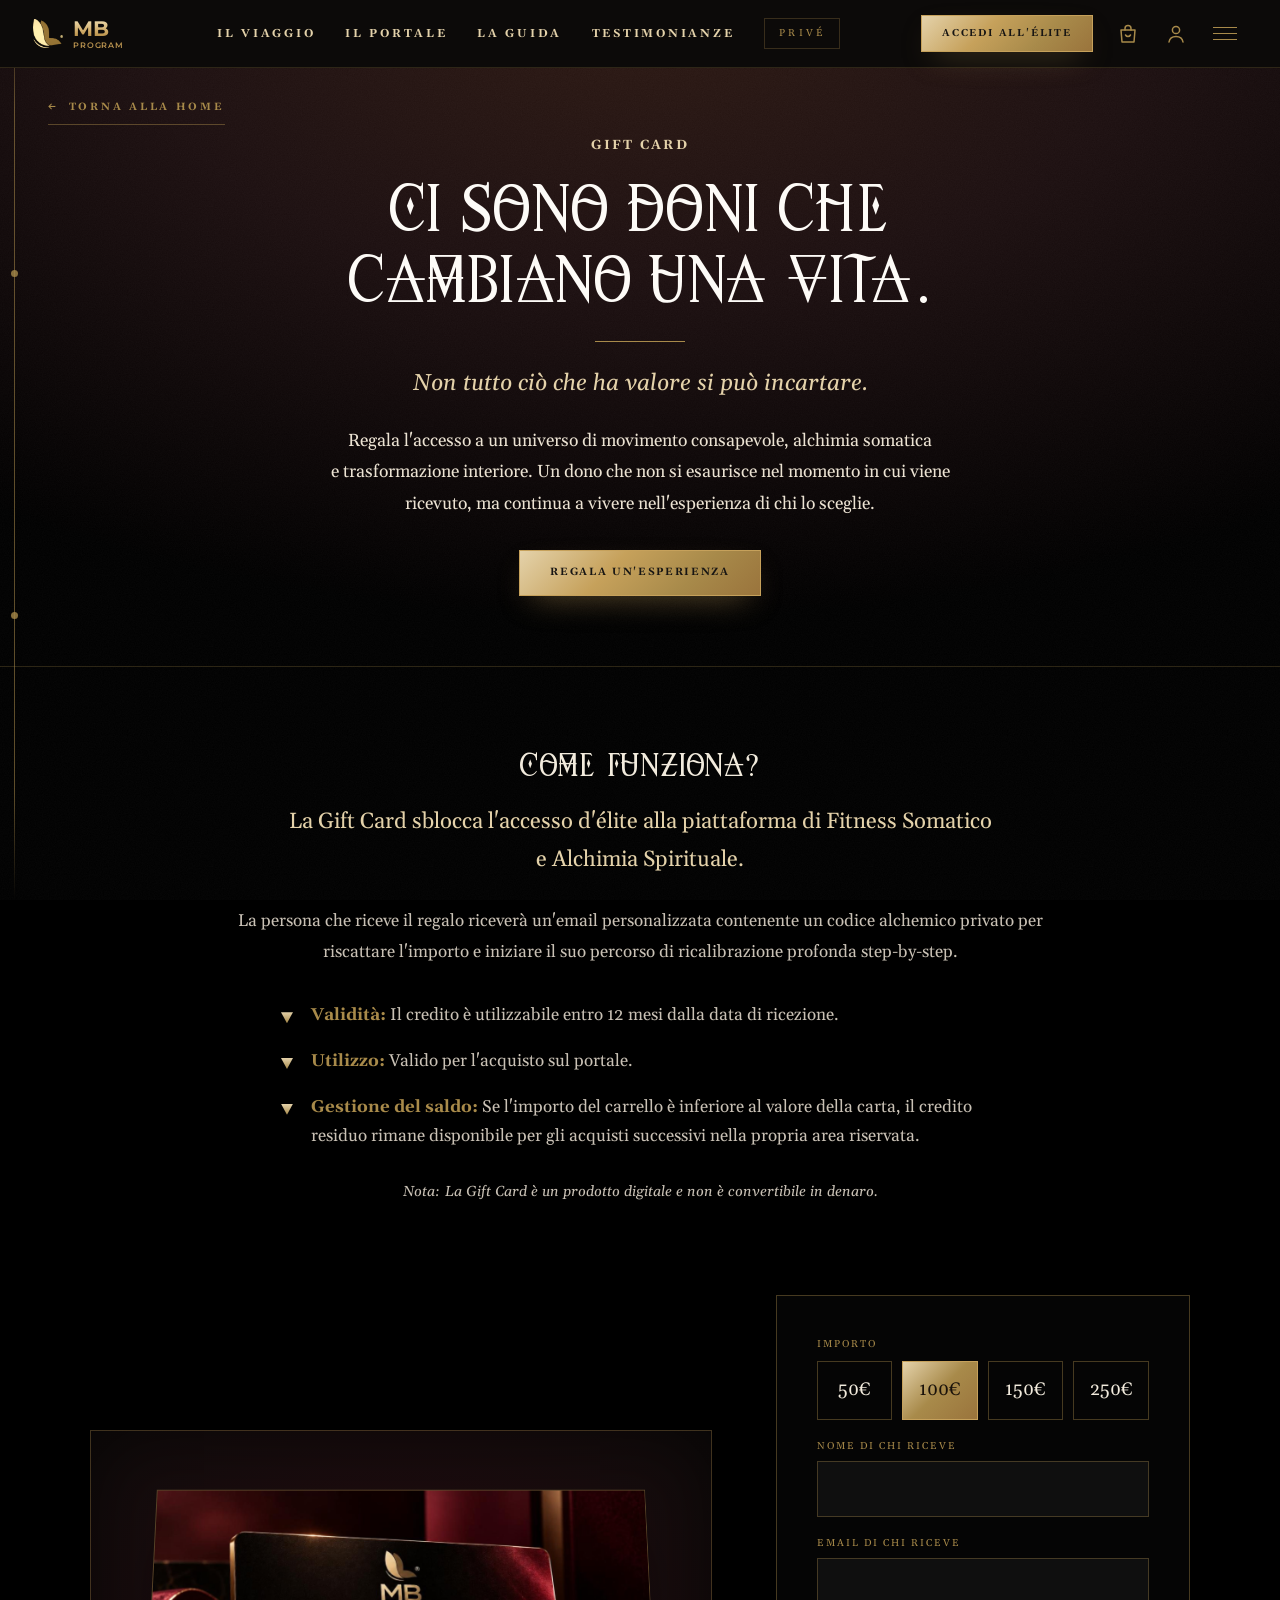
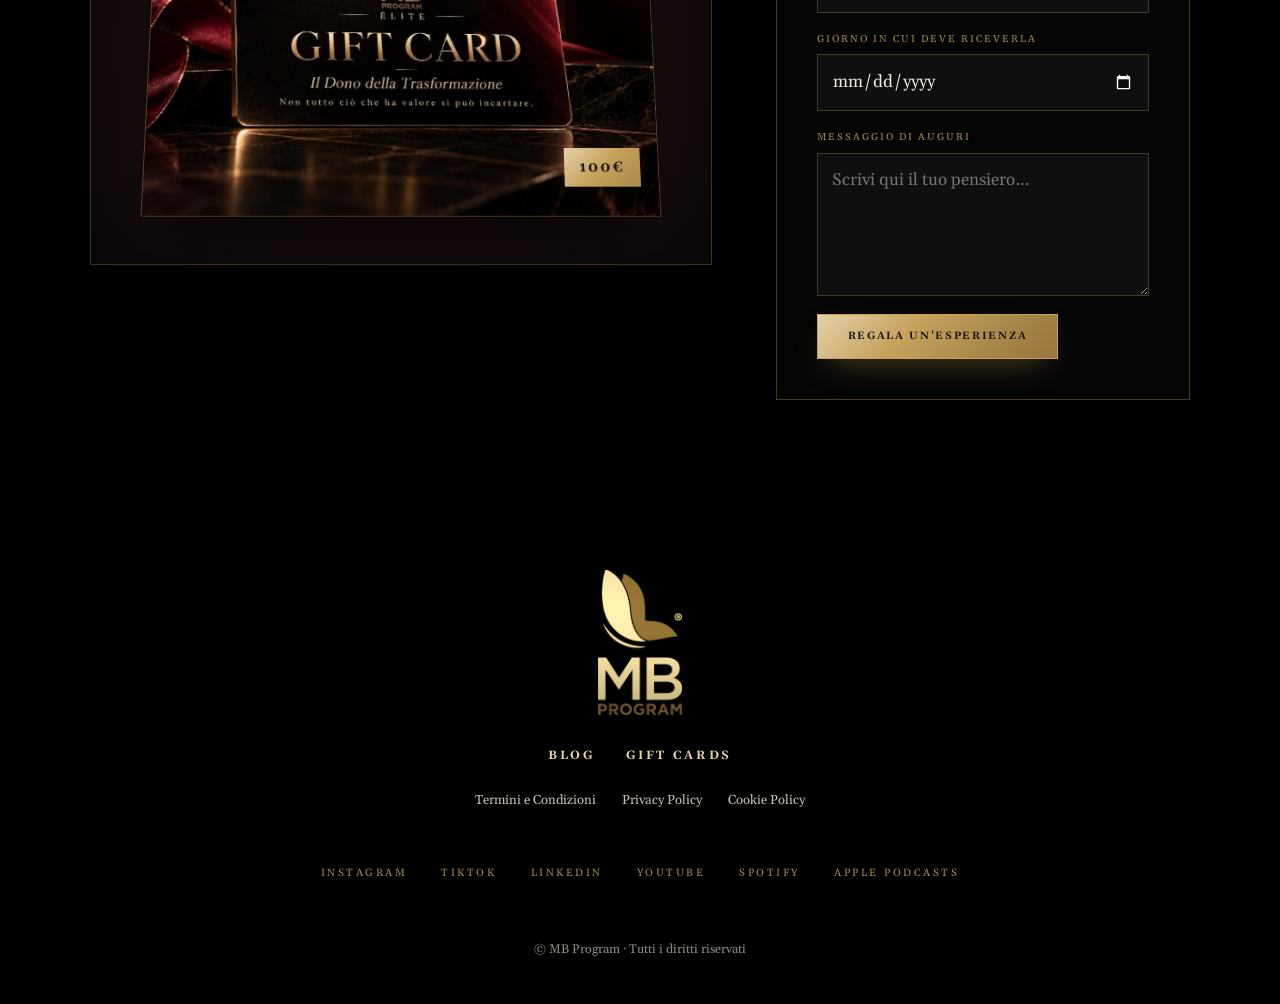
<file: gift-card.html>
<!DOCTYPE html>
<html lang="it" class="no-js">
<head>
<meta charset="utf-8">
<meta name="viewport" content="width=device-width, initial-scale=1">
<title>Gift Card — MB Program Élite</title>
<meta name="description" content="Regala il benessere: una Gift Card MB Program personalizzata per un regalo unico e speciale.">
<meta name="theme-color" content="#0f0d0c">
<link rel="preconnect" href="https://fonts.googleapis.com">
<link rel="preconnect" href="https://fonts.gstatic.com" crossorigin>
<link href="https://fonts.googleapis.com/css2?family=Cinzel:wght@400..600&family=Gelasio:ital,wght@0,400..700;1,400..700&family=Montserrat:wght@600;700&display=swap" rel="stylesheet">
<link rel="preload" href="fonts/Elemental.ttf?v=8f1ffe6e" as="font" type="font/ttf" crossorigin>
<link rel="stylesheet" href="css/style.css?v=18840c25">
<link rel="stylesheet" href="css/pages.css?v=5a972b50">
<link rel="stylesheet" href="css/restyle.css?v=3017e85f">
<link rel="stylesheet" href="css/alchimia.css?v=462ded20">
<link rel="stylesheet" href="css/ottobre.css?v=5cb11a37">
</head>
<body class="sub-page">
<a class="skip" href="#contenuto">Vai al contenuto</a>
<div class="rail" aria-hidden="true"></div>

<!-- ============ HEADER (sticky + smooth-scroll anchors) ============ -->
<header class="site-header" id="top">
  <a class="brand" href="index.html" aria-label="MB Program – Home">
    <img src="img/butterfly-gold.png?v=56c51ce0" alt="" width="30" height="30">
    <span class="brand-txt"><b>MB</b><i>PROGRAM</i></span>
  </a>
  <nav class="nav" aria-label="Menu principale">
    <a href="index.html#elementi">Il Viaggio</a>
    <a href="index.html#programma">Il Portale</a>
    <a href="index.html#guida">La Guida</a>
    <a href="index.html#testimonianze">Testimonianze</a>
    <a href="prive.html" class="nav-prive">Privé</a>
  </nav>
  <div class="hdr-icons">
    <a class="btn btn-gold btn-hdr" href="accedi/">Accedi all'Élite</a>
    <a class="ico-btn" href="accedi/" aria-label="Carrello"><svg viewBox="0 0 24 24" fill="none" stroke="currentColor" stroke-width="1.5" stroke-linecap="round" stroke-linejoin="round" aria-hidden="true"><path d="M5 8h14l-1 12H6L5 8z"/><path d="M9 8V6.5a3 3 0 0 1 6 0V8"/><path d="M9.5 13c.6 1 1.500 1.500 2.500 1.500s1.900-.5 2.500-1.500"/></svg></a>
    <a class="ico-btn" href="dashboard.html" aria-label="Area riservata"><svg viewBox="0 0 24 24" fill="none" stroke="currentColor" stroke-width="1.5" stroke-linecap="round" aria-hidden="true"><circle cx="12" cy="8" r="3.6"/><path d="M5 20c.6-3.600 3.400-5.500 7-5.500s6.400 1.900 7 5.500"/></svg></a>
    <button class="nav-toggle" aria-expanded="false" aria-controls="menu" aria-label="Apri il menu"><span></span><span></span><span></span></button>
  </div>
</header>

<div class="scrim" data-menu-close></div>
<aside id="menu" class="drawer" aria-label="Menu" aria-hidden="true">
  <div class="drawer-top">
    <a class="brand" href="index.html" aria-label="MB Program – Home"><img src="img/butterfly-gold.png?v=56c51ce0" alt="" width="30" height="30"><span class="brand-txt"><b>MB</b><i>PROGRAM</i></span></a>
    <button class="drawer-x" data-menu-close aria-label="Chiudi il menu"><svg viewBox="0 0 24 24" fill="none" stroke="currentColor" stroke-width="1.6" stroke-linecap="round" aria-hidden="true"><path d="M5 5l14 14M19 5L5 19"/></svg></button>
  </div>
  <nav class="drawer-list" aria-label="Menu completo">
      <a href="index.html">Home</a>
      <a href="index.html#elementi">Il Viaggio</a>
      <a href="index.html#programma">Il Portale</a>
      <a href="index.html#guida">La Guida</a>
      <a href="index.html#testimonianze">Testimonianze</a>
      <a href="accedi/" class="strong">Entra in MB Élite<svg class="arw" viewBox="0 0 24 24" fill="none" stroke="currentColor" stroke-width="1.6" stroke-linecap="round" stroke-linejoin="round" aria-hidden="true"><path d="M5 12h14M13 6l6 6-6 6"/></svg></a>
      <a href="prive.html" class="strong">Entra in MB Privé<svg class="arw" viewBox="0 0 24 24" fill="none" stroke="currentColor" stroke-width="1.6" stroke-linecap="round" stroke-linejoin="round" aria-hidden="true"><path d="M5 12h14M13 6l6 6-6 6"/></svg></a>
      <a href="blog.html">Blog</a>
      <a href="gift-card.html" class="accent">Gift Cards</a>
      <a href="elite.html">Link in Bio</a>
  </nav>
  <div class="drawer-sep"></div>
  <a class="drawer-acc" href="dashboard.html">Accedi / Registrati <svg class="arw" viewBox="0 0 24 24" fill="none" stroke="currentColor" stroke-width="1.6" stroke-linecap="round" stroke-linejoin="round" aria-hidden="true"><path d="M5 12h14M13 6l6 6-6 6"/></svg></a>
  <div class="drawer-sep"></div>
  <a class="drawer-help" href="index.html#contatti">Hai bisogno di aiuto?</a>
</aside>


<main id="contenuto">
  <a class="back-home" href="index.html"><span aria-hidden="true">←</span> Torna alla Home</a>
  <section class="page-hero gift-hero">
    <p class="eyebrow reveal">Gift Card</p>
    <h1 class="display h-xl reveal" style="--d:.1s">Ci sono doni che cambiano una vita.</h1>
    <p class="gift-lead reveal" style="--d:.2s">Non tutto ciò che ha valore si può incartare.</p>
    <p class="gift-intro reveal" style="--d:.3s">Regala l'accesso a un universo di movimento consapevole, alchimia somatica e trasformazione interiore. Un dono che non si esaurisce nel momento in cui viene ricevuto, ma continua a vivere nell'esperienza di chi lo sceglie.</p>
    <a class="btn btn-gold reveal" style="--d:.4s" href="#regala">Regala un'Esperienza</a>
  </section>

  <section class="gift-how">
    <div class="wrap">
      <h2 class="display h-md center reveal">Come funziona?</h2>
      <p class="how-key center reveal">La Gift Card sblocca l'accesso d'élite alla piattaforma di Fitness Somatico e Alchimia Spirituale.</p>
      <p class="how-text center reveal">La persona che riceve il regalo riceverà un'email personalizzata contenente un codice alchemico privato per riscattare l'importo e iniziare il suo percorso di ricalibrazione profonda step-by-step.</p>
      <ul class="gift-rules reveal">
        <li><b>Validità:</b> Il credito è utilizzabile entro 12 mesi dalla data di ricezione.</li>
        <li><b>Utilizzo:</b> Valido per l'acquisto sul portale.</li>
        <li><b>Gestione del saldo:</b> Se l'importo del carrello è inferiore al valore della carta, il credito residuo rimane disponibile per gli acquisti successivi nella propria area riservata.</li>
      </ul>
      <p class="gift-note center reveal">Nota: La Gift Card è un prodotto digitale e non è convertibile in denaro.</p>

      <div class="gift-grid" id="regala">
        <!-- card 3D: sostituire img/gift-card-photo.jpg con il file definitivo di Fiorella -->
        <div class="gift-stage reveal" id="gift-stage">
          <div class="gift-3d" id="gift-3d">
            <img src="img/gift-card-photo.jpg?v=252ad704" alt="Gift Card MB Program Élite — Il Dono della Trasformazione" width="1280" height="853">
            <span class="gc-badge" id="gc-amt">100€</span>
          </div>
        </div>
        <form class="gift-form reveal" style="--d:.12s" onsubmit="event.preventDefault();this.querySelector('.ok').hidden=false">
          <fieldset>
            <legend>Importo</legend>
            <div class="amts" id="amts">
              <button type="button" data-v="50">50€</button><button type="button" data-v="100" class="is-on">100€</button><button type="button" data-v="150">150€</button><button type="button" data-v="250">250€</button>
            </div>
          </fieldset>
          <label>Nome di chi riceve<input name="to" required autocomplete="off"></label>
          <label>Email di chi riceve<input name="email" type="email" required autocomplete="off"></label>
          <label>Giorno in cui deve riceverla<input name="date" type="date" required></label>
          <label>Messaggio di auguri<textarea name="msg" rows="4" placeholder="Scrivi qui il tuo pensiero…"></textarea></label>
          <button class="btn btn-gold" type="submit">Regala un'Esperienza</button>
          <p class="ok" hidden>Grazie! La tua Gift Card è stata aggiunta al carrello.</p>
        </form>
      </div>
    </div>
  </section>
</main>

<footer class="site-footer">
  <div class="wrap center">
    <img class="foot-logo" src="img/logo-gold.png?v=cb5d3be7" alt="MB Program" width="84" height="145">
    <ul class="foot-links">
      <li><a href="blog.html">Blog</a></li>
      <li><a href="gift-card.html">Gift Cards</a></li>
    </ul>
    <ul class="legal">
      <li><a href="/termini-e-condizioni">Termini e Condizioni</a></li>
      <li><a href="/privacy-policy">Privacy Policy</a></li>
      <li><a href="/cookie-policy">Cookie Policy</a></li>
    </ul>
    <ul class="social" aria-label="I nostri canali">
      <li><a href="https://www.instagram.com/" rel="noopener">Instagram</a></li>
      <li><a href="https://www.tiktok.com/" rel="noopener">TikTok</a></li>
      <li><a href="https://www.linkedin.com/" rel="noopener">LinkedIn</a></li>
      <li><a href="https://www.youtube.com/" rel="noopener">YouTube</a></li>
      <li><a href="https://open.spotify.com/" rel="noopener">Spotify</a></li>
      <li><a href="https://podcasts.apple.com/" rel="noopener">Apple Podcasts</a></li>
    </ul>
    <p class="copy">© MB Program · Tutti i diritti riservati</p>
  </div>
</footer>



<script src="js/main.js?v=2719ae2a"></script>
<script>
(function(){var a=document.getElementById('amts'),o=document.getElementById('gc-amt');a.addEventListener('click',function(e){var b=e.target.closest('button');if(!b)return;[].forEach.call(a.children,function(x){x.classList.toggle('is-on',x===b)});o.textContent=b.dataset.v+'€';});})();
/* gift card 3D: esce dal pannello verso l'utente con lo scroll, si inclina al passaggio del mouse */
(function(){var st=document.getElementById('gift-stage'),c=document.getElementById('gift-3d');if(!st||!c||matchMedia('(prefers-reduced-motion: reduce)').matches)return;
var rx=0,ry=0,sp=0,raf=0;function paint(){raf=0;c.style.transform='translateZ('+(sp*70)+'px) scale('+(0.9+sp*0.1)+') rotateX('+(rx+(1-sp)*14)+'deg) rotateY('+ry+'deg)';}
function req(){if(!raf)raf=requestAnimationFrame(paint);}
function scroll(){var r=st.getBoundingClientRect(),vh=innerHeight;sp=Math.max(0,Math.min(1,(vh-r.top)/(vh*.75)));req();}
st.addEventListener('pointermove',function(e){var r=st.getBoundingClientRect();ry=((e.clientX-r.left)/r.width-.5)*16;rx=-((e.clientY-r.top)/r.height-.5)*12;st.classList.add('hover');req();});
st.addEventListener('pointerleave',function(){rx=ry=0;st.classList.remove('hover');req();});
addEventListener('scroll',scroll,{passive:true});scroll();})();
</script>
</body>
</html>
</file>
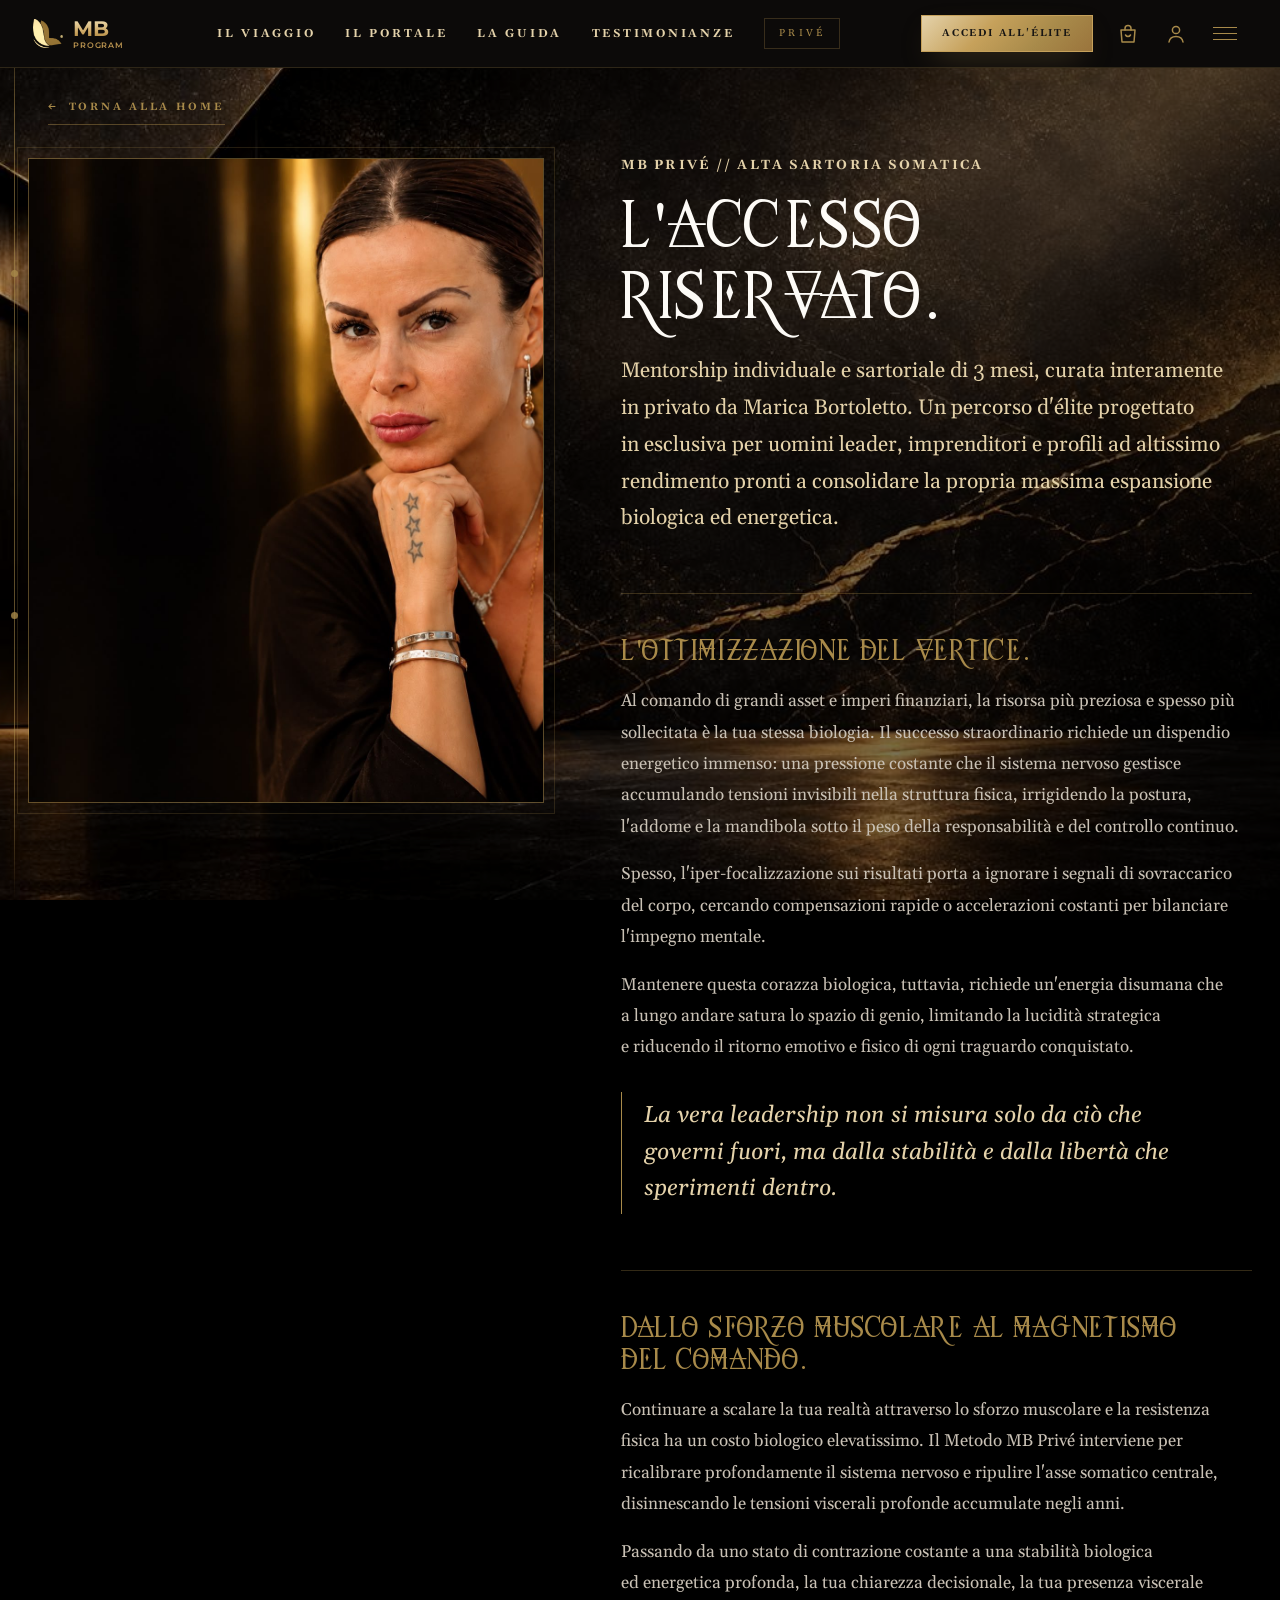
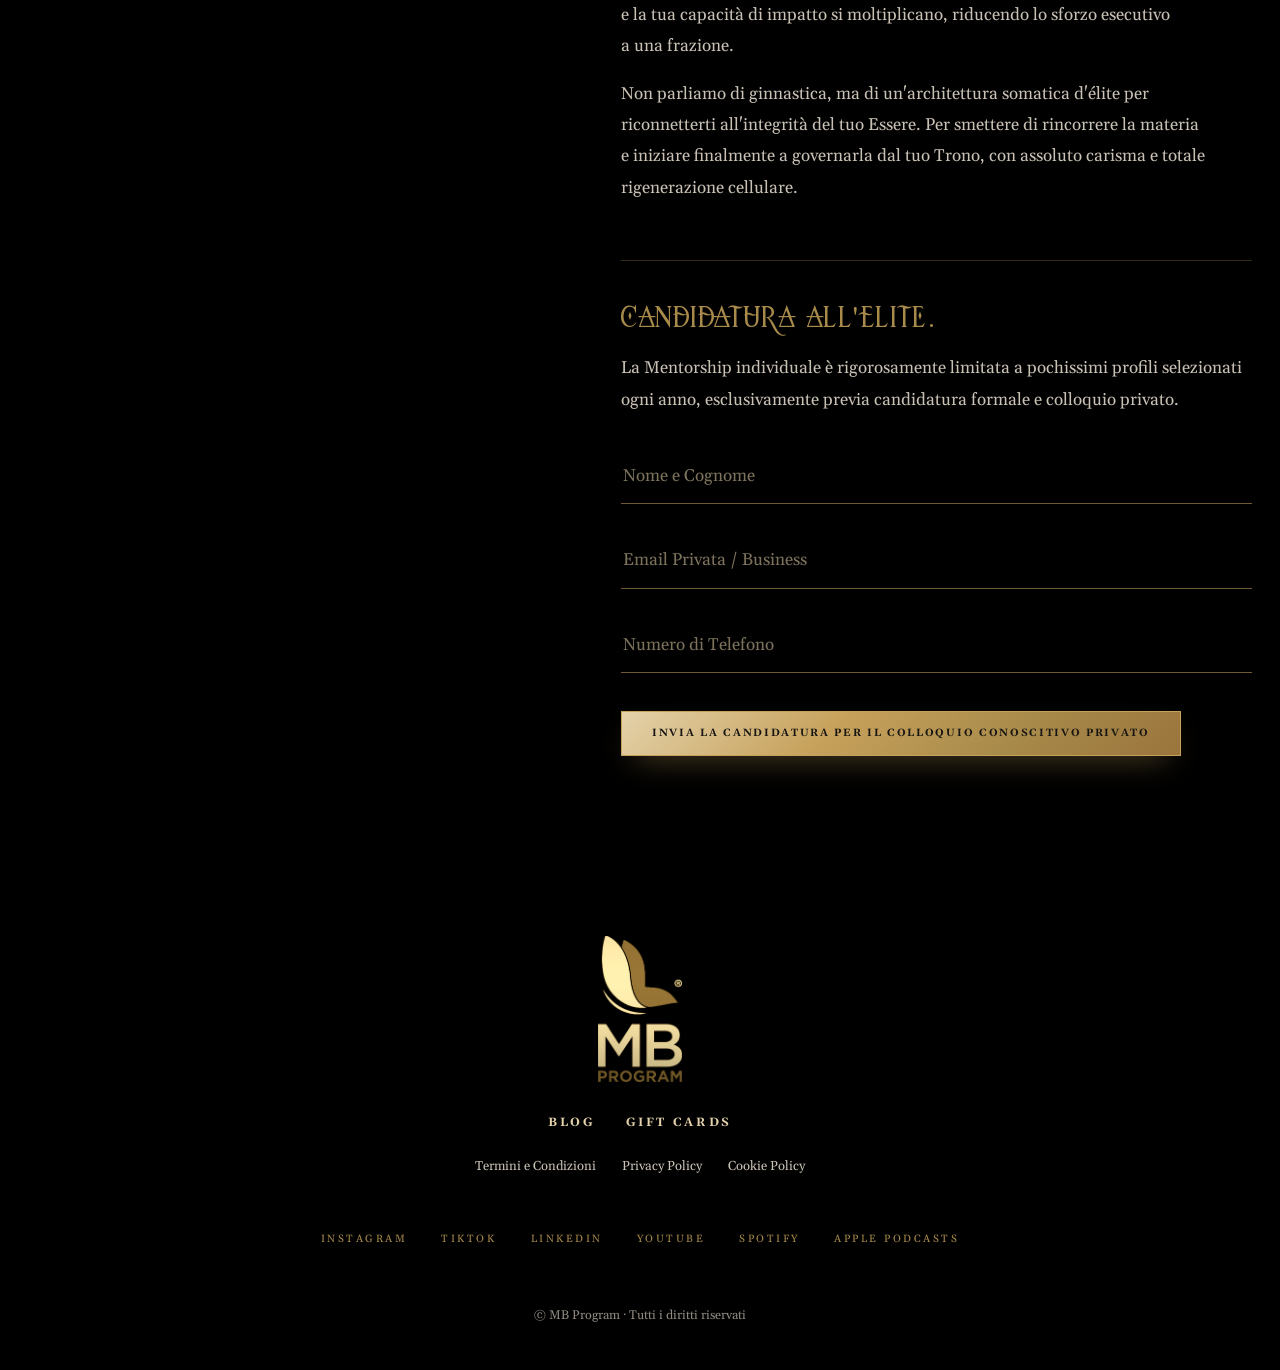
<file: prive.html>
<!DOCTYPE html>
<html lang="it" class="no-js">
<head>
<meta charset="utf-8">
<meta name="viewport" content="width=device-width, initial-scale=1">
<title>MB Privé — Alta Sartoria Somatica</title>
<meta name="description" content="MB Privé: mentorship individuale e sartoriale di 3 mesi con Marica Bortoletto, riservata a leader, imprenditori e profili ad altissimo rendimento.">
<meta name="theme-color" content="#171513">
<link rel="preconnect" href="https://fonts.googleapis.com">
<link rel="preconnect" href="https://fonts.gstatic.com" crossorigin>
<link href="https://fonts.googleapis.com/css2?family=Cinzel:wght@400..600&family=Gelasio:ital,wght@0,400..700;1,400..700&family=Montserrat:wght@600;700&display=swap" rel="stylesheet">
<link rel="preload" href="fonts/Elemental.ttf?v=8f1ffe6e" as="font" type="font/ttf" crossorigin>
<link rel="stylesheet" href="css/style.css?v=18840c25">
<link rel="stylesheet" href="css/pages.css?v=5a972b50">
<link rel="stylesheet" href="css/restyle.css?v=3017e85f">
<link rel="stylesheet" href="css/alchimia.css?v=462ded20">
<link rel="stylesheet" href="css/ottobre.css?v=5cb11a37">
</head>
<body class="sub-page">
<a class="skip" href="#contenuto">Vai al contenuto</a>
<div class="rail" aria-hidden="true"></div>

<!-- ============ HEADER ============ -->
<header class="site-header" id="top">
  <a class="brand" href="index.html" aria-label="MB Program – Home">
    <img src="img/butterfly-gold.png?v=56c51ce0" alt="" width="30" height="30">
    <span class="brand-txt"><b>MB</b><i>PROGRAM</i></span>
  </a>
  <nav class="nav" aria-label="Menu principale">
    <a href="index.html#elementi">Il Viaggio</a>
    <a href="index.html#programma">Il Portale</a>
    <a href="index.html#guida">La Guida</a>
    <a href="index.html#testimonianze">Testimonianze</a>
    <a href="prive.html" class="nav-prive is-active" aria-current="page">Privé</a>
  </nav>
  <div class="hdr-icons">
    <a class="btn btn-gold btn-hdr" href="accedi/">Accedi all'Élite</a>
    <a class="ico-btn" href="accedi/" aria-label="Carrello"><svg viewBox="0 0 24 24" fill="none" stroke="currentColor" stroke-width="1.5" stroke-linecap="round" stroke-linejoin="round" aria-hidden="true"><path d="M5 8h14l-1 12H6L5 8z"/><path d="M9 8V6.5a3 3 0 0 1 6 0V8"/><path d="M9.5 13c.6 1 1.500 1.500 2.500 1.500s1.900-.5 2.500-1.500"/></svg></a>
    <a class="ico-btn" href="dashboard.html" aria-label="Area riservata"><svg viewBox="0 0 24 24" fill="none" stroke="currentColor" stroke-width="1.5" stroke-linecap="round" aria-hidden="true"><circle cx="12" cy="8" r="3.6"/><path d="M5 20c.6-3.600 3.400-5.500 7-5.500s6.400 1.900 7 5.500"/></svg></a>
    <button class="nav-toggle" aria-expanded="false" aria-controls="menu" aria-label="Apri il menu"><span></span><span></span><span></span></button>
  </div>
</header>

<div class="scrim" data-menu-close></div>
<aside id="menu" class="drawer" aria-label="Menu" aria-hidden="true">
  <div class="drawer-top">
    <a class="brand" href="index.html" aria-label="MB Program – Home"><img src="img/butterfly-gold.png?v=56c51ce0" alt="" width="30" height="30"><span class="brand-txt"><b>MB</b><i>PROGRAM</i></span></a>
    <button class="drawer-x" data-menu-close aria-label="Chiudi il menu"><svg viewBox="0 0 24 24" fill="none" stroke="currentColor" stroke-width="1.6" stroke-linecap="round" aria-hidden="true"><path d="M5 5l14 14M19 5L5 19"/></svg></button>
  </div>
  <nav class="drawer-list" aria-label="Menu completo">
      <a href="index.html">Home</a>
      <a href="index.html#elementi">Il Viaggio</a>
      <a href="index.html#programma">Il Portale</a>
      <a href="index.html#guida">La Guida</a>
      <a href="index.html#testimonianze">Testimonianze</a>
      <a href="accedi/" class="strong">Entra in MB Élite<svg class="arw" viewBox="0 0 24 24" fill="none" stroke="currentColor" stroke-width="1.6" stroke-linecap="round" stroke-linejoin="round" aria-hidden="true"><path d="M5 12h14M13 6l6 6-6 6"/></svg></a>
      <a href="prive.html" class="strong">Entra in MB Privé<svg class="arw" viewBox="0 0 24 24" fill="none" stroke="currentColor" stroke-width="1.6" stroke-linecap="round" stroke-linejoin="round" aria-hidden="true"><path d="M5 12h14M13 6l6 6-6 6"/></svg></a>
      <a href="blog.html">Blog</a>
      <a href="gift-card.html" class="accent">Gift Cards</a>
      <a href="elite.html">Link in Bio</a>
  </nav>
  <div class="drawer-sep"></div>
  <a class="drawer-acc" href="dashboard.html">Accedi / Registrati <svg class="arw" viewBox="0 0 24 24" fill="none" stroke="currentColor" stroke-width="1.6" stroke-linecap="round" stroke-linejoin="round" aria-hidden="true"><path d="M5 12h14M13 6l6 6-6 6"/></svg></a>
  <div class="drawer-sep"></div>
  <a class="drawer-help" href="index.html#contatti">Hai bisogno di aiuto?</a>
</aside>

<main id="contenuto" class="prive-page">
  <a class="back-home" href="index.html"><span aria-hidden="true">←</span> Torna alla Home</a>
  <section class="prive-split">
    <!-- ritratto: sostituire img/guida-new.jpg con il ritratto definitivo di Fiorella -->
    <figure class="prive-portrait reveal">
      <img src="img/guida-new.jpg?v=e1febd4f" alt="Marica Bortoletto, MB Privé" width="1122" height="1402">
    </figure>
    <div class="prive-body">
      <p class="eyebrow reveal">MB Privé // Alta Sartoria Somatica</p>
      <h1 class="display h-xl reveal">L'accesso riservato.</h1>
      <p class="prive-intro reveal">Mentorship individuale e sartoriale di 3 mesi, curata interamente in privato da Marica Bortoletto. Un percorso d'élite progettato in esclusiva per uomini leader, imprenditori e profili ad altissimo rendimento pronti a consolidare la propria massima espansione biologica ed energetica.</p>

      <div class="prive-block reveal">
        <h2 class="display prive-h">L'ottimizzazione del vertice.</h2>
        <p>Al comando di grandi asset e imperi finanziari, la risorsa più preziosa e spesso più sollecitata è la tua stessa biologia. Il successo straordinario richiede un dispendio energetico immenso: una pressione costante che il sistema nervoso gestisce accumulando tensioni invisibili nella struttura fisica, irrigidendo la postura, l'addome e la mandibola sotto il peso della responsabilità e del controllo continuo.</p>
        <p>Spesso, l'iper-focalizzazione sui risultati porta a ignorare i segnali di sovraccarico del corpo, cercando compensazioni rapide o accelerazioni costanti per bilanciare l'impegno mentale.</p>
        <p>Mantenere questa corazza biologica, tuttavia, richiede un'energia disumana che a lungo andare satura lo spazio di genio, limitando la lucidità strategica e riducendo il ritorno emotivo e fisico di ogni traguardo conquistato.</p>
        <p class="prive-focus">La vera leadership non si misura solo da ciò che governi fuori, ma dalla stabilità e dalla libertà che sperimenti dentro.</p>
      </div>

      <div class="prive-block reveal">
        <h2 class="display prive-h">Dallo sforzo muscolare al magnetismo del comando.</h2>
        <p>Continuare a scalare la tua realtà attraverso lo sforzo muscolare e la resistenza fisica ha un costo biologico elevatissimo. Il Metodo MB Privé interviene per ricalibrare profondamente il sistema nervoso e ripulire l'asse somatico centrale, disinnescando le tensioni viscerali profonde accumulate negli anni.</p>
        <p>Passando da uno stato di contrazione costante a una stabilità biologica ed energetica profonda, la tua chiarezza decisionale, la tua presenza viscerale e la tua capacità di impatto si moltiplicano, riducendo lo sforzo esecutivo a una frazione.</p>
        <p>Non parliamo di ginnastica, ma di un'architettura somatica d'élite per riconnetterti all'integrità del tuo Essere. Per smettere di rincorrere la materia e iniziare finalmente a governarla dal tuo Trono, con assoluto carisma e totale rigenerazione cellulare.</p>
      </div>

      <div class="prive-block reveal" id="candidatura">
        <h2 class="display prive-h">Candidatura all'Elite.</h2>
        <p>La Mentorship individuale è rigorosamente limitata a pochissimi profili selezionati ogni anno, esclusivamente previa candidatura formale e colloquio privato.</p>
        <form class="prive-line-form" action="mailto:prive@mbprogram.it" method="post" enctype="text/plain">
          <label><span class="sr">Nome e Cognome</span><input name="nome" placeholder="Nome e Cognome" autocomplete="name" required></label>
          <label><span class="sr">Email Privata / Business</span><input name="email" type="email" placeholder="Email Privata / Business" autocomplete="email" required></label>
          <label><span class="sr">Numero di Telefono</span><input name="telefono" type="tel" placeholder="Numero di Telefono" autocomplete="tel"></label>
          <button class="btn btn-gold" type="submit">Invia la candidatura per il colloquio conoscitivo privato</button>
        </form>
      </div>
    </div>
  </section>
</main>

<footer class="site-footer">
  <div class="wrap center">
    <img class="foot-logo" src="img/logo-gold.png?v=cb5d3be7" alt="MB Program" width="84" height="145">
    <ul class="foot-links">
      <li><a href="blog.html">Blog</a></li>
      <li><a href="gift-card.html">Gift Cards</a></li>
    </ul>
    <ul class="legal">
      <li><a href="/termini-e-condizioni">Termini e Condizioni</a></li>
      <li><a href="/privacy-policy">Privacy Policy</a></li>
      <li><a href="/cookie-policy">Cookie Policy</a></li>
    </ul>
    <ul class="social" aria-label="I nostri canali">
      <li><a href="https://www.instagram.com/" rel="noopener">Instagram</a></li>
      <li><a href="https://www.tiktok.com/" rel="noopener">TikTok</a></li>
      <li><a href="https://www.linkedin.com/" rel="noopener">LinkedIn</a></li>
      <li><a href="https://www.youtube.com/" rel="noopener">YouTube</a></li>
      <li><a href="https://open.spotify.com/" rel="noopener">Spotify</a></li>
      <li><a href="https://podcasts.apple.com/" rel="noopener">Apple Podcasts</a></li>
    </ul>
    <p class="copy">© MB Program · Tutti i diritti riservati</p>
  </div>
</footer>

<script src="js/main.js?v=2719ae2a"></script>
</body>
</html>
</file>
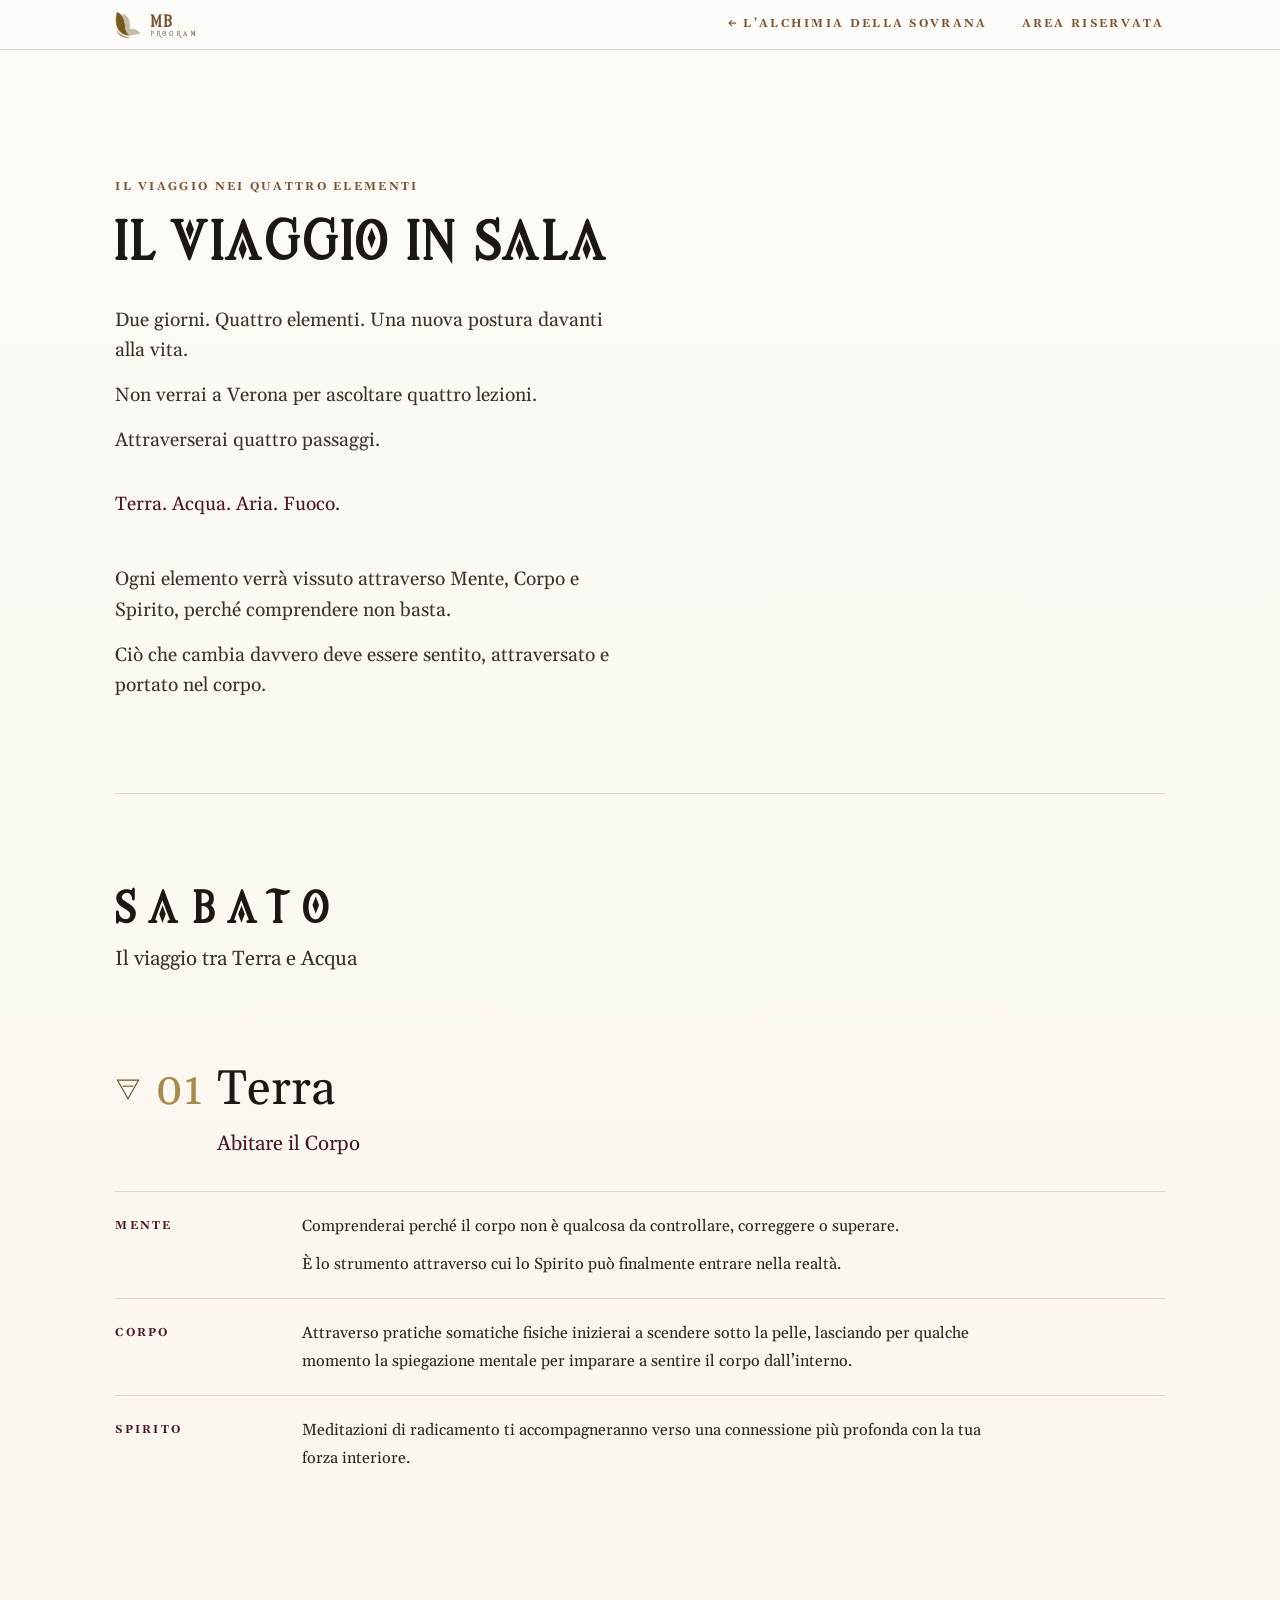
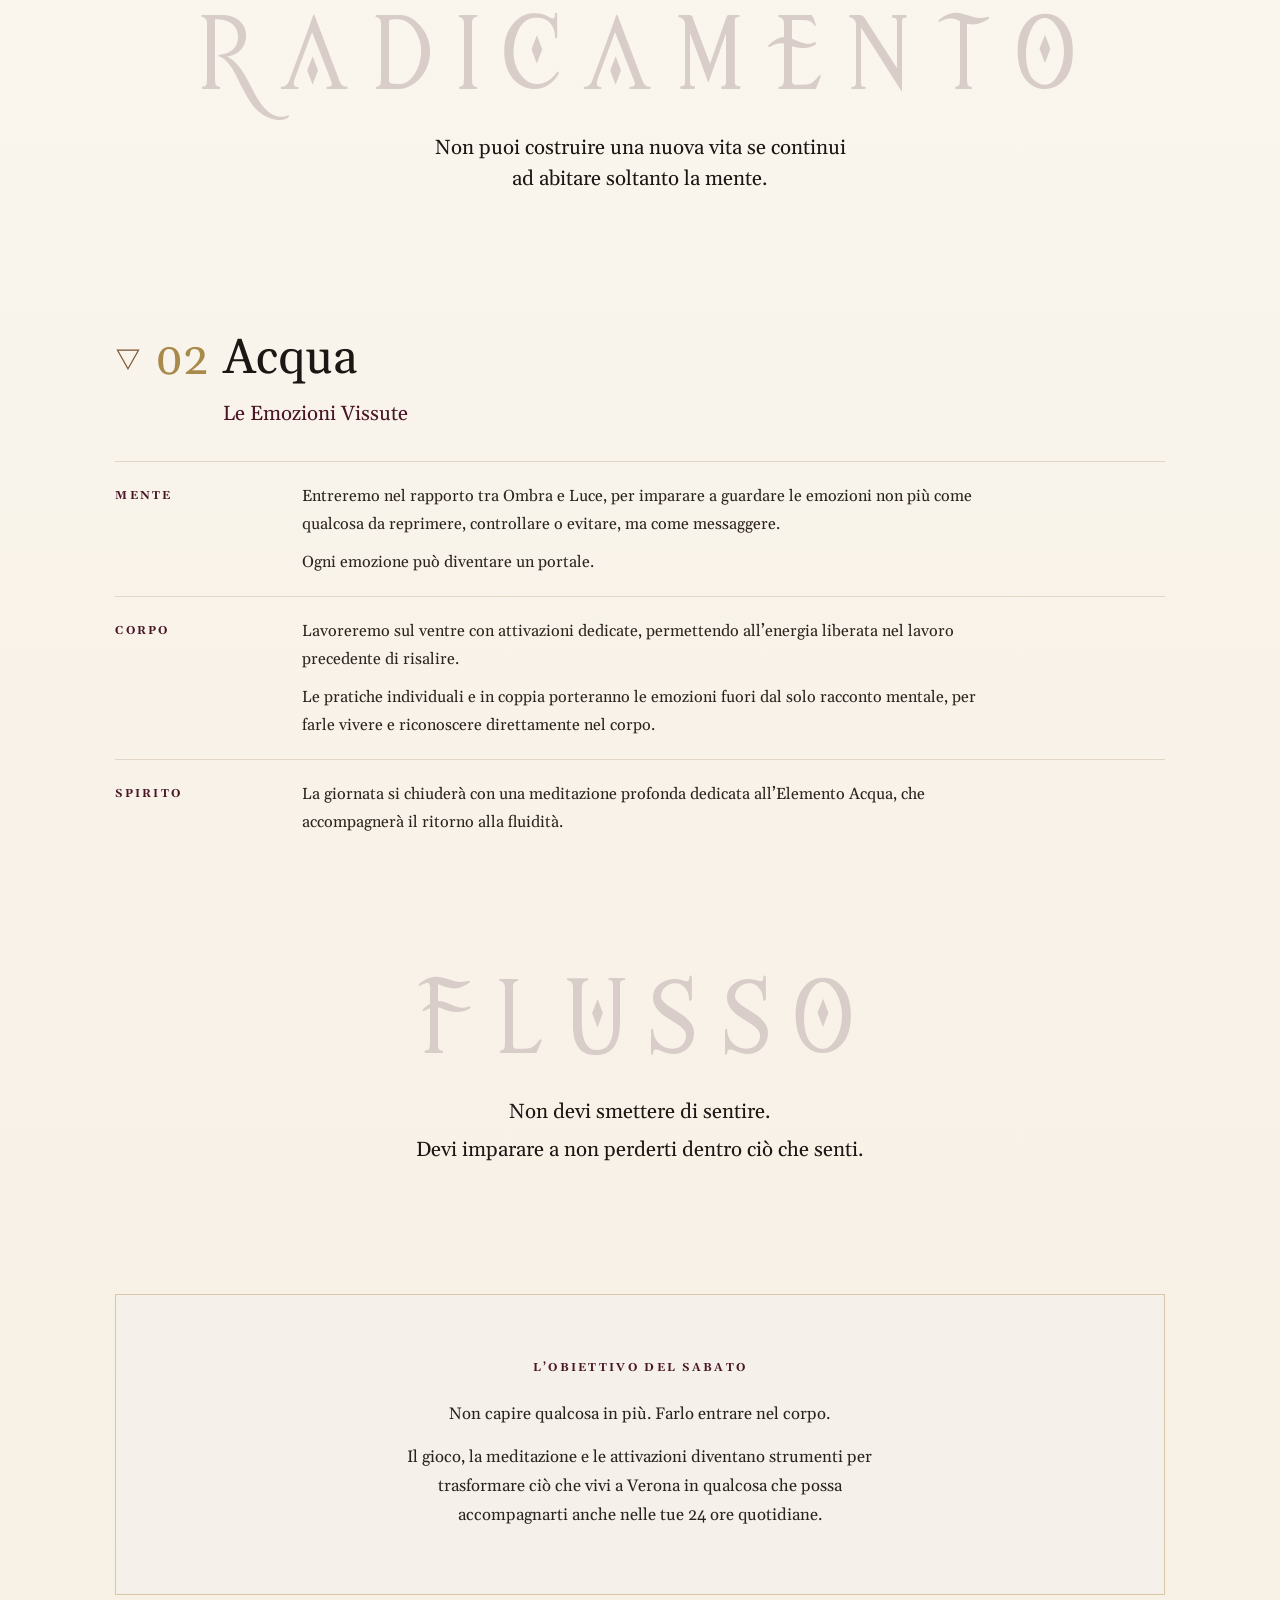
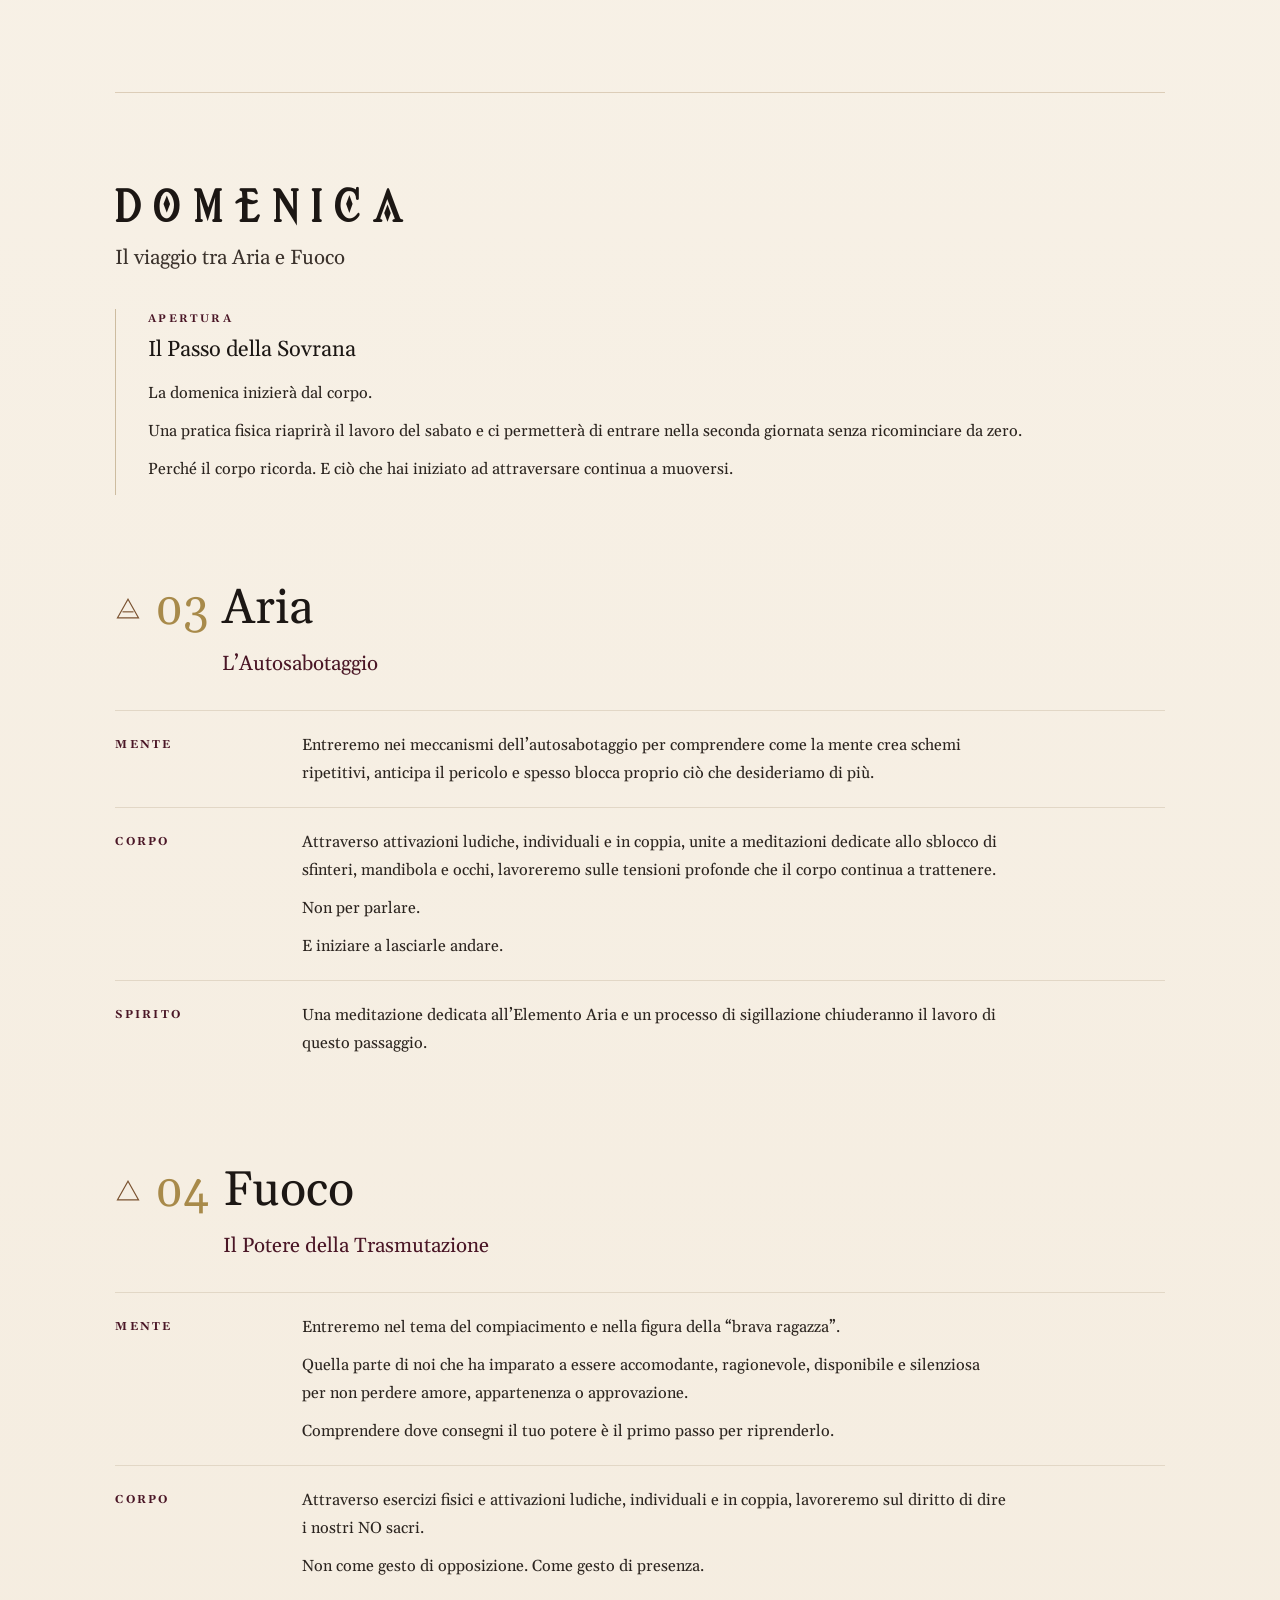
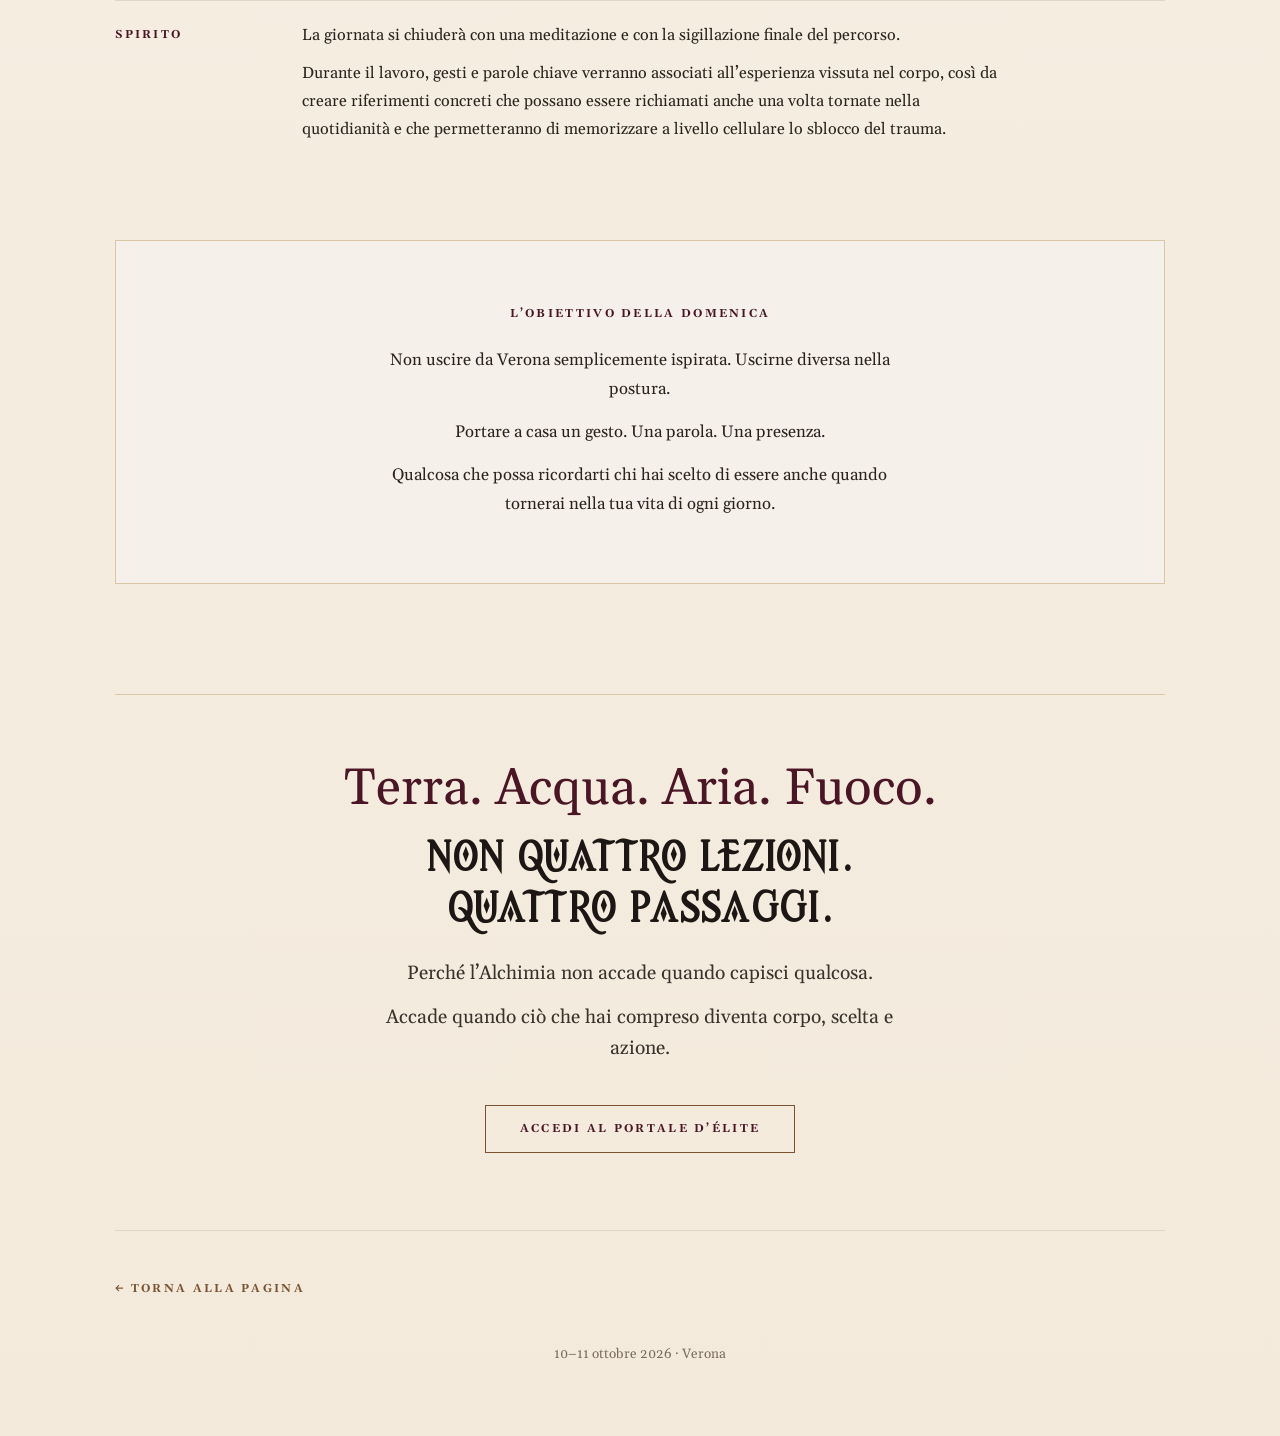
<file: program.html>
<!doctype html>
<html lang="it">
<head>
<meta charset="utf-8">
<meta name="viewport" content="width=device-width,initial-scale=1">
<title>Il Viaggio in Sala · MB Program</title>
<meta name="description" content="Due giorni. Quattro elementi. Una nuova postura davanti alla vita. Il programma completo: Terra, Acqua, Aria, Fuoco.">
<meta name="theme-color" content="#fdfbf7">
<link rel="icon" href="img/butterfly.svg?v=c33aef92" type="image/svg+xml">
<link rel="preconnect" href="https://fonts.googleapis.com">
<link rel="preconnect" href="https://fonts.gstatic.com" crossorigin>
<link href="https://fonts.googleapis.com/css2?family=Gelasio:ital,wght@0,400..700;1,400..700&display=swap" rel="stylesheet">
<link rel="preload" href="fonts/Elemental.ttf?v=8f1ffe6e" as="font" type="font/ttf" crossorigin>
<link rel="stylesheet" href="css/program.css?v=61ef3bc6">
</head>
<body>
<header class="pg-top"><div class="pg-w pg-bar"><a class="pg-logo" href="index.html" aria-label="MB Program – Home"><img src="img/butterfly.svg?v=c33aef92" alt="" width="28" height="28"><span><b>MB</b><i>PROGRAM</i></span></a><a href="index.html">← L’Alchimia della Sovrana</a><a class="pg-acc" href="dashboard.html">Area riservata</a></div></header>

<main class="pg-w">
  <section class="intro">
    <p class="eyebrow">Il viaggio nei quattro elementi</p>
    <h1 class="alch disp">IL VIAGGIO IN SALA</h1>
    <p class="lead">Due giorni. Quattro elementi. Una nuova postura davanti alla vita.</p>
    <p class="lead">Non verrai a Verona per ascoltare quattro lezioni.</p>
    <p class="lead">Attraverserai quattro passaggi.</p>
    <p class="lead els">Terra. Acqua. Aria. Fuoco.</p>
    <p class="lead">Ogni elemento verrà vissuto attraverso Mente, Corpo e Spirito, perché comprendere non basta.</p>
    <p class="lead">Ciò che cambia davvero deve essere sentito, attraversato e portato nel corpo.</p>
  </section>

  <section class="day" id="sabato">
    <h2 class="alch disp day-t">SABATO</h2>
    <p class="day-s">Il viaggio tra Terra e Acqua</p>

    <article class="el">
      <header class="el-h">
        <svg class="tri" viewBox="0 0 32 32" aria-hidden="true"><path d="M3 5h26L16 28z" fill="none" stroke="currentColor" stroke-width="1.4"/><path d="M9.200 12.500h13.600" stroke="currentColor" stroke-width="1.4"/></svg>
        <span class="num">01</span><h3>Terra</h3><p class="sub">Abitare il Corpo</p>
      </header>
      <dl class="rows">
        <div><dt>Mente</dt><dd><p>Comprenderai perché il corpo non è qualcosa da controllare, correggere o superare.</p><p>È lo strumento attraverso cui lo Spirito può finalmente entrare nella realtà.</p></dd></div>
        <div><dt>Corpo</dt><dd><p>Attraverso pratiche somatiche fisiche inizierai a scendere sotto la pelle, lasciando per qualche momento la spiegazione mentale per imparare a sentire il corpo dall’interno.</p></dd></div>
        <div><dt>Spirito</dt><dd><p>Meditazioni di radicamento ti accompagneranno verso una connessione più profonda con la tua forza interiore.</p></dd></div>
      </dl>
    </article>

    <div class="word"><span class="alch wm">RADICAMENTO</span><p>Non puoi costruire una nuova vita se continui<br>ad abitare soltanto la mente.</p></div>

    <article class="el">
      <header class="el-h">
        <svg class="tri" viewBox="0 0 32 32" aria-hidden="true"><path d="M3 5h26L16 28z" fill="none" stroke="currentColor" stroke-width="1.4"/></svg>
        <span class="num">02</span><h3>Acqua</h3><p class="sub">Le Emozioni Vissute</p>
      </header>
      <dl class="rows">
        <div><dt>Mente</dt><dd><p>Entreremo nel rapporto tra Ombra e Luce, per imparare a guardare le emozioni non più come qualcosa da reprimere, controllare o evitare, ma come messaggere.</p><p>Ogni emozione può diventare un portale.</p></dd></div>
        <div><dt>Corpo</dt><dd><p>Lavoreremo sul ventre con attivazioni dedicate, permettendo all’energia liberata nel lavoro precedente di risalire.</p><p>Le pratiche individuali e in coppia porteranno le emozioni fuori dal solo racconto mentale, per farle vivere e riconoscere direttamente nel corpo.</p></dd></div>
        <div><dt>Spirito</dt><dd><p>La giornata si chiuderà con una meditazione profonda dedicata all’Elemento Acqua, che accompagnerà il ritorno alla fluidità.</p></dd></div>
      </dl>
    </article>

    <div class="word"><span class="alch wm">FLUSSO</span><p>Non devi smettere di sentire.</p><p>Devi imparare a non perderti dentro ciò che senti.</p></div>

    <aside class="goal"><h4>L’obiettivo del Sabato</h4><p>Non capire qualcosa in più. Farlo entrare nel corpo.</p><p>Il gioco, la meditazione e le attivazioni diventano strumenti per trasformare ciò che vivi a Verona in qualcosa che possa accompagnarti anche nelle tue 24 ore quotidiane.</p></aside>
  </section>

  <section class="day" id="domenica">
    <h2 class="alch disp day-t">DOMENICA</h2>
    <p class="day-s">Il viaggio tra Aria e Fuoco</p>

    <div class="open"><h4>Apertura</h4><p class="open-t">Il Passo della Sovrana</p><p>La domenica inizierà dal corpo.</p><p>Una pratica fisica riaprirà il lavoro del sabato e ci permetterà di entrare nella seconda giornata senza ricominciare da zero.</p><p>Perché il corpo ricorda. E ciò che hai iniziato ad attraversare continua a muoversi.</p></div>

    <article class="el">
      <header class="el-h">
        <svg class="tri" viewBox="0 0 32 32" aria-hidden="true"><path d="M3 27h26L16 4z" fill="none" stroke="currentColor" stroke-width="1.4"/><path d="M9.200 19.500h13.600" stroke="currentColor" stroke-width="1.4"/></svg>
        <span class="num">03</span><h3>Aria</h3><p class="sub">L’Autosabotaggio</p>
      </header>
      <dl class="rows">
        <div><dt>Mente</dt><dd><p>Entreremo nei meccanismi dell’autosabotaggio per comprendere come la mente crea schemi ripetitivi, anticipa il pericolo e spesso blocca proprio ciò che desideriamo di più.</p></dd></div>
        <div><dt>Corpo</dt><dd><p>Attraverso attivazioni ludiche, individuali e in coppia, unite a meditazioni dedicate allo sblocco di sfinteri, mandibola e occhi, lavoreremo sulle tensioni profonde che il corpo continua a trattenere.</p><p>Non per parlare.</p><p>E iniziare a lasciarle andare.</p></dd></div>
        <div><dt>Spirito</dt><dd><p>Una meditazione dedicata all’Elemento Aria e un processo di sigillazione chiuderanno il lavoro di questo passaggio.</p></dd></div>
      </dl>
    </article>

    <article class="el">
      <header class="el-h">
        <svg class="tri" viewBox="0 0 32 32" aria-hidden="true"><path d="M3 27h26L16 4z" fill="none" stroke="currentColor" stroke-width="1.4"/></svg>
        <span class="num">04</span><h3>Fuoco</h3><p class="sub">Il Potere della Trasmutazione</p>
      </header>
      <dl class="rows">
        <div><dt>Mente</dt><dd><p>Entreremo nel tema del compiacimento e nella figura della “brava ragazza”.</p><p>Quella parte di noi che ha imparato a essere accomodante, ragionevole, disponibile e silenziosa per non perdere amore, appartenenza o approvazione.</p><p>Comprendere dove consegni il tuo potere è il primo passo per riprenderlo.</p></dd></div>
        <div><dt>Corpo</dt><dd><p>Attraverso esercizi fisici e attivazioni ludiche, individuali e in coppia, lavoreremo sul diritto di dire i nostri NO sacri.</p><p>Non come gesto di opposizione. Come gesto di presenza.</p></dd></div>
        <div><dt>Spirito</dt><dd><p>La giornata si chiuderà con una meditazione e con la sigillazione finale del percorso.</p><p>Durante il lavoro, gesti e parole chiave verranno associati all’esperienza vissuta nel corpo, così da creare riferimenti concreti che possano essere richiamati anche una volta tornate nella quotidianità e che permetteranno di memorizzare a livello cellulare lo sblocco del trauma.</p></dd></div>
      </dl>
    </article>

    <aside class="goal"><h4>L’obiettivo della Domenica</h4><p>Non uscire da Verona semplicemente ispirata. Uscirne diversa nella postura.</p><p>Portare a casa un gesto. Una parola. Una presenza.</p><p>Qualcosa che possa ricordarti chi hai scelto di essere anche quando tornerai nella tua vita di ogni giorno.</p></aside>
  </section>

  <section class="outro">
    <p class="els-big">Terra. Acqua. Aria. Fuoco.</p>
    <h2 class="alch disp out-t">NON QUATTRO LEZIONI.<br>QUATTRO PASSAGGI.</h2>
    <p class="lead">Perché l’Alchimia non accade quando capisci qualcosa.</p>
    <p class="lead">Accade quando ciò che hai compreso diventa corpo, scelta e azione.</p>
    <a class="pg-cta" href="accedi/">Accedi al Portale d’Élite</a>
  </section>

  <footer class="pg-foot"><a href="index.html">← Torna alla pagina</a><p>10–11 ottobre 2026 · Verona</p></footer>
</main>
</body>
</html>
</file>
<file: css/style.css>
/* ==========================================================
   MB PROGRAM ÉLITE — Landing (Figma: "Alchimia della Sovrana — Landing")
   Palette: nero pece / antracite / bordeaux / oro metallico
   ========================================================== */
@font-face{font-family:"Elemental";src:url(../fonts/Elemental.ttf?v=8f1ffe6e) format("truetype");font-weight:400;font-style:normal;font-display:swap}
/* Palette ufficiale MB Program (doc "Website Colour Palette"): oro master #A88A4A */
:root{
  --ink:#171513; --coal:#1c1916; --coal-2:#241f1b; --brown:#76513a; --teal:#164c50;
  --wine:#641e2b; --wine-d:#40161e; --ruby:#7b2637; --mauve:#65496d;
  --cream:#e4d2aa; --ivory:#f2ebdd; --sand:#d8c59b; --soft:#fdfbf7;
  --gold:#a88a4a; --gold-l:#a88a4a; /* titoli, dettagli, linee: oro master (doc palette) */ --gold-lum:#c6a15b; --gold-d:#9a743c; --champ:#e4d2aa;
  --txt:#f2ebdd; --txt-dim:#c9c1b5; --txt-dark:#171513; --txt-dark-dim:#5a4f45;
  --f-display:"Elemental","Cinzel",Georgia,serif;
  /* Figma: testi in Gelasio (Georgia solo come ripiego se Google Fonts non carica) */
  --f-nav:"Gelasio",Georgia,"Times New Roman",serif;
  --f-label:"Gelasio",Georgia,"Times New Roman",serif;
  --f-body:"Gelasio",Georgia,"Times New Roman",serif;
  --w:1100px; --hh:68px;
  --ease:cubic-bezier(.22,.7,.2,1);
}
*,*::before,*::after{box-sizing:border-box}
html{scroll-behavior:smooth;scroll-padding-top:var(--hh);-webkit-text-size-adjust:100%}
body{margin:0;background:var(--ink);color:var(--txt);font-family:var(--f-body);font-size:18px;line-height:1.65;font-weight:400;overflow-x:hidden;-webkit-font-smoothing:antialiased}
img,svg{max-width:100%;display:block}
a{color:inherit}
h1,h2,h3,p,ul,ol,blockquote,figure{margin:0}
ul,ol{padding:0;list-style:none}
button{font:inherit;color:inherit;cursor:pointer}
:focus-visible{outline:2px solid var(--gold);outline-offset:3px}
.skip{position:absolute;left:12px;top:-60px;background:var(--ink);color:var(--gold-l);padding:10px 16px;font-family:var(--f-label);font-size:11px;letter-spacing:.2em;text-transform:uppercase;z-index:200;transition:top .2s}
.skip:focus{top:10px}
.wrap{width:min(var(--w),100% - 56px);margin-inline:auto}
.center{text-align:center}

/* left decorative rail */
.rail{position:fixed;left:14px;top:0;bottom:0;width:1px;background:linear-gradient(transparent,rgba(168,138,74,.55) 12%,rgba(168,138,74,.55) 88%,transparent);z-index:5;pointer-events:none}
.rail::before,.rail::after{content:"";position:absolute;left:-3px;width:7px;height:7px;border-radius:50%;background:var(--gold);opacity:.8}
.rail::before{top:30%}.rail::after{top:68%}

/* ---------- type ---------- */
.display{font-family:var(--f-display);font-weight:400;text-transform:uppercase;letter-spacing:.015em;line-height:1.12}
.h-xl{font-size:clamp(32px,5.2vw,60px)}
.h-lg{font-size:clamp(28px,4vw,46px)}
.h-md{font-size:clamp(22px,2.8vw,32px)}
.gold{color:var(--gold)}
.eyebrow{font-family:var(--f-label);font-size:11px;letter-spacing:.28em;text-transform:uppercase;color:var(--gold-l);font-weight:600;margin-bottom:14px}
.eyebrow.dim{color:var(--gold-d)}
.eyebrow-line{display:flex;align-items:center;gap:14px}
.eyebrow-line::after{content:"";height:1px;width:110px;background:linear-gradient(90deg,var(--gold),transparent)}
.lead{font-size:clamp(19px,2vw,23px);line-height:1.55;max-width:34em;color:var(--txt)}
.lead-center{max-width:44em;margin:18px auto 0;color:inherit}
.lead-soft{font-size:clamp(18px,1.9vw,22px);max-width:36em;margin-top:22px}
.small-copy{font-size:14.5px;color:var(--txt-dim);max-width:62em;margin-top:22px}
.rule{border:0;height:1px;background:linear-gradient(90deg,var(--gold-d),transparent);margin:30px 0;max-width:420px}

/* ---------- buttons ---------- */
.btn{display:inline-flex;align-items:center;justify-content:center;gap:10px;padding:15px 30px;border:1px solid var(--gold);background:transparent;color:var(--gold-l);font-family:var(--f-label);font-size:10.5px;letter-spacing:.16em;text-transform:uppercase;font-weight:700;text-decoration:none;transition:background .35s var(--ease),color .35s var(--ease),transform .35s var(--ease),box-shadow .35s var(--ease);line-height:1.3;text-align:center}
.btn:hover{transform:translateY(-2px)}
.btn-gold{background:linear-gradient(135deg,#e4d2aa 0%,#a88a4a 45%,#9a743c 100%);color:#1a120a;border-color:#c6a15b;box-shadow:0 10px 30px -12px rgba(168,138,74,.55)}
.btn-gold:hover{box-shadow:0 16px 38px -12px rgba(168,138,74,.8);filter:brightness(1.06)}
.btn-outline:hover{background:rgba(168,138,74,.14)}
.btn-outline-dark{border-color:rgba(60,40,22,.55);color:#4a3320}
.btn-outline-dark:hover{background:rgba(60,40,22,.08)}
.btn-sm{padding:10px 18px;font-size:10.5px}
.btn-lg{padding:18px 40px;font-size:12.5px}

/* ---------- header ---------- */
.site-header{position:fixed;inset:0 0 auto 0;height:var(--hh);z-index:100;display:grid;grid-template-columns:auto 1fr auto;align-items:center;gap:20px;padding:0 clamp(16px,2.6vw,36px);background:#0c0a09;border-bottom:1px solid rgba(168,138,74,.22);transition:transform .45s var(--ease)}
.brand{display:flex;align-items:center;gap:10px;text-decoration:none;justify-self:start}
.brand img{width:30px;height:30px}
.brand-txt{display:flex;flex-direction:column;line-height:1;font-family:var(--f-label)}
.brand-txt b{font-size:19px;letter-spacing:.08em;color:var(--gold-l)}
.brand-txt i{font-style:normal;font-size:7.5px;letter-spacing:.42em;color:var(--txt-dim);margin-top:3px}
.nav{display:flex;align-items:center;justify-content:center;gap:clamp(14px,2.3vw,38px);padding-left:12px}
.nav a{font-family:var(--f-nav);font-size:11.5px;letter-spacing:.24em;text-transform:uppercase;text-decoration:none;color:#e4d2aa;font-weight:700;position:relative;padding:8px 0;white-space:nowrap;transition:color .3s}
.nav a::after{content:"";position:absolute;left:0;right:100%;bottom:2px;height:1px;background:var(--gold);transition:right .4s var(--ease)}
.nav a:hover{color:#f2ebdd}
.nav a:hover::after,.nav a.is-active::after{right:0}
.nav a.is-active{color:#f2ebdd}
.hdr-icons{display:flex;align-items:center;gap:6px;justify-self:end}
.btn-hdr{padding:11px 20px;font-size:10px;letter-spacing:.18em;margin-right:8px;white-space:nowrap}
.nav a.nav-prive{font-size:10px;letter-spacing:.34em;font-weight:400;color:#a88a4a;border:1px solid rgba(168,138,74,.28);padding:6px 12px 6px 14px}
.nav a.nav-prive::after{display:none}
.nav a.nav-prive:hover{color:var(--gold-l);border-color:var(--gold);background:rgba(168,138,74,.08)}
.ico-btn{display:grid;place-items:center;width:42px;height:42px;color:var(--gold-l);transition:color .3s,transform .3s var(--ease)}
.ico-btn:hover{color:#fff;transform:translateY(-1px)}
.ico-btn svg{width:24px;height:24px}
.nav-toggle{display:block;background:none;border:0;width:44px;height:44px;position:relative}
.nav-toggle span{position:absolute;left:10px;right:10px;height:1.5px;background:var(--gold-l);transition:.3s}
.nav-toggle span:nth-child(1){top:15px}.nav-toggle span:nth-child(2){top:21px}.nav-toggle span:nth-child(3){top:27px}
.nav-toggle[aria-expanded=true] span:nth-child(1){top:21px;transform:rotate(45deg)}
.nav-toggle[aria-expanded=true] span:nth-child(2){opacity:0}
.nav-toggle[aria-expanded=true] span:nth-child(3){top:21px;transform:rotate(-45deg)}
.scrim{position:fixed;inset:0;z-index:110;background:rgba(5,4,3,.7);-webkit-backdrop-filter:blur(3px);backdrop-filter:blur(3px);opacity:0;visibility:hidden;transition:opacity .45s var(--ease),visibility .45s}
.scrim.open{opacity:1;visibility:visible}
.drawer{position:fixed;top:0;bottom:0;left:0;z-index:120;width:min(360px,88vw);display:flex;flex-direction:column;background:#0c0a09;border-right:1px solid rgba(168,138,74,.3);box-shadow:30px 0 60px -30px #000;padding:0 22px 28px;overflow:auto;transform:translateX(-102%);visibility:hidden;transition:transform .5s var(--ease),visibility .5s}
.drawer.open{transform:none;visibility:visible}
.drawer-top{display:flex;align-items:center;justify-content:space-between;height:var(--hh);border-bottom:1px solid rgba(168,138,74,.18);margin:0 -22px;padding:0 22px}
.drawer-x{display:grid;place-items:center;width:42px;height:42px;background:none;border:0;color:var(--gold-l);transition:transform .35s var(--ease),color .3s}
.drawer-x:hover{color:#fff;transform:rotate(90deg)}
.drawer-x svg{width:24px;height:24px}
.drawer-list{display:flex;flex-direction:column;padding:14px 0 10px}
.drawer a:not(.brand){display:flex;align-items:center;gap:8px;color:var(--txt);text-decoration:none;font-family:var(--f-body);font-size:17px;line-height:1.3;padding:11px 0;transition:color .3s,padding-left .35s var(--ease)}
.drawer a:not(.brand):hover{color:var(--gold-l);padding-left:6px}
.drawer a.strong{font-weight:700;color:var(--ivory)}
.drawer a.accent{color:#e4d2aa}
.drawer .arw{width:17px;height:17px;flex:none}
.drawer-sep{height:1px;background:rgba(168,138,74,.18);margin:12px 0}
.drawer a.drawer-acc{font-weight:700;color:var(--gold-l);text-decoration:underline;text-underline-offset:4px}
.drawer a.drawer-help{text-decoration:underline;text-underline-offset:4px;color:var(--txt-dim);font-size:16px}
html.menu-open{overflow:hidden}

/* ---------- hero ---------- */
.hero{padding:calc(var(--hh) + 28px) 0 40px;background:radial-gradient(120% 90% at 20% 0%,#2c2118 0%,#17110e 55%,#0f0d0c 100%);position:relative}
.hero-inner{width:min(1240px,100% - 56px);margin-inline:auto;display:grid;grid-template-columns:1.05fr .95fr;gap:clamp(20px,4vw,56px);align-items:center}
.frame{position:relative;padding:clamp(34px,5vw,64px) clamp(26px,4vw,56px);text-align:center}
.frame::before,.frame::after{content:"";position:absolute;pointer-events:none}
.frame::before{inset:0;border:1px solid rgba(168,138,74,.5)}
.frame::after{inset:9px;border:1px solid rgba(168,138,74,.22)}
.hero-logo{width:60px;height:60px;margin:0 auto 22px}
.hero-title{font-size:clamp(24px,3.1vw,40px);line-height:1.2;color:var(--ivory);margin-bottom:22px}
.hero-title .gold{display:block;margin-bottom:6px}
.hero-sub{font-family:var(--f-body);font-weight:400;font-size:clamp(18px,1.7vw,21px);line-height:1.5;color:var(--gold-l);font-style:italic;max-width:30em;margin:0 auto 22px}
.hero-text{font-size:16.5px;color:var(--txt);max-width:34em;margin:0 auto 14px}
.hero-text strong{font-weight:600;color:var(--gold-l)}
.hero .btn{margin-top:18px}
.scroll-cue{display:block;margin:34px 0 0 auto;width:max-content;font-family:var(--f-label);font-size:10px;letter-spacing:.3em;text-transform:uppercase;text-decoration:none;color:var(--txt-dim)}
.hero-photo{position:relative;aspect-ratio:4/5;overflow:hidden}
.hero-photo img{width:100%;height:100%;object-fit:cover;object-position:50% 25%}
.hero-photo::after{content:"";position:absolute;inset:0;box-shadow:inset 0 0 90px rgba(15,13,12,.55);pointer-events:none}

/* ---------- il piombo ---------- */
.piombo{background:linear-gradient(#0f0d0c 0%,#15110f 38%,#1a1614 52%,#6e6558 78%,var(--sand) 100%);padding:64px 0 0;color:var(--txt)}
.glyphs{display:flex;gap:38px;color:var(--gold-d);font-size:20px;border-bottom:1px solid rgba(168,138,74,.35);width:max-content;padding:0 6px 14px 4px;margin-bottom:34px}
.piombo .h-xl{max-width:11em;color:var(--ivory)}
.piombo .lead{margin-top:26px}
.portal-frame{position:relative;width:min(330px,70vw);aspect-ratio:2.15/1;margin:70px auto 0;border:1px solid rgba(168,138,74,.6);padding:10px}
.portal-frame i{display:block;height:100%;background:radial-gradient(60% 80% at 50% 45%,#fff 0%,#c9c2b8 28%,#6c655c 60%,#2b2622 100%);box-shadow:0 0 70px rgba(255,236,190,.35)}
.portal-frame::before,.portal-frame::after{content:"✦";position:absolute;left:50%;transform:translateX(-50%);color:var(--gold);font-size:12px;background:#17120f;padding:0 6px}
.portal-frame::before{top:-9px}.portal-frame::after{bottom:-9px}
.compiac{padding:90px 0 50px;color:var(--txt-dark)}
.ring-icon{display:grid;place-items:center;width:42px;height:42px;border:1px solid var(--gold);border-radius:50%;color:var(--gold);font-size:14px;margin-bottom:14px}
.compiac .h-lg{max-width:15em;color:var(--txt-dark);font-size:clamp(26px,3.6vw,42px)}
.lead-soft{color:var(--txt-dark-dim)}
.compiac .lead-soft{margin-top:44px;font-size:17px}

/* ---------- marquees ---------- */
.marquee-set{position:relative;padding:34px 0;overflow:hidden}
.on-cream{background:linear-gradient(var(--sand),var(--cream))}
.on-dark{background:var(--coal)}
.marquee{overflow:hidden;border-block:1px solid rgba(168,138,74,.4);padding:16px 0;width:min(var(--w),100% - 56px);margin-inline:auto}
.marquee-set .marquee+.seal+.marquee{border-top:0}
.marquee-track{display:flex;width:max-content;animation:marquee 38s linear infinite}
.marquee.reverse .marquee-track{animation-direction:reverse;animation-duration:46s}
.marquee-track span{font-family:var(--f-label);font-size:clamp(12px,1.3vw,15px);letter-spacing:.34em;text-transform:uppercase;font-weight:600;padding-right:2.4em;white-space:nowrap}
.marquee-track span::before{content:"•";margin-right:2.4em;color:var(--gold)}
.marquee.ink span{color:#6e6558}
.on-dark .marquee:not(.gilt) span{color:var(--txt)}
.marquee.gilt span{color:var(--gold)}
.seal{display:block;text-align:center;color:var(--gold-d);font-size:20px;margin:10px 0;line-height:1}
@keyframes marquee{to{transform:translateX(-50%)}}

/* ---------- manifesto ---------- */
.manifesto{background:linear-gradient(#d9cfbf 0,#d9cfbf 80%,#1a1614 100%);color:var(--txt-dark);padding:0 0 130px}
.manifesto .h-lg{max-width:16em;margin:0 auto 46px;color:var(--txt-dark);font-size:clamp(24px,3.4vw,40px)}
.art{max-width:760px;margin:0 auto;box-shadow:0 30px 60px -20px rgba(40,24,10,.55)}
.art-full{max-width:none;width:100%;box-shadow:none;position:relative;background:#0c0a09;overflow:hidden}
.art-full img{width:100%;height:clamp(300px,52vw,720px);object-fit:cover;object-position:50% 40%}
.art-full::after{content:"";position:absolute;inset:auto 0 0 0;height:30%;background:linear-gradient(transparent,#d9cfbf);pointer-events:none}
.art img{width:100%;height:auto}
.pairs{max-width:640px;margin:34px auto 0;display:grid;gap:14px}
.pairs li{display:grid;grid-template-columns:1fr 56px 1fr;align-items:center;gap:14px;font-size:17px}
.pairs span,.pairs b,.pairs i{opacity:0;transition:opacity 1s var(--ease),transform 1s var(--ease);transition-delay:calc(var(--i)*.28s)}
.pairs span{transform:translateX(-34px)}
.pairs b{transform:translateX(34px);transition-delay:calc(var(--i)*.28s + .18s)}
.pairs i{transform:scaleX(.2);transition-delay:calc(var(--i)*.28s + .1s)}
.pairs.in span,.pairs.in b,.pairs.in i{opacity:1;transform:none}
.pairs span{text-align:right;color:var(--txt-dark)}
.pairs b{font-weight:500;color:#6a4a2c}
.pairs i{height:1px;background:linear-gradient(90deg,transparent,var(--gold-d),transparent);position:relative}
.pairs i::after{content:"";position:absolute;left:50%;top:50%;width:7px;height:7px;margin:-3.5px;border-radius:50%;background:var(--ink);box-shadow:0 0 0 3px rgba(168,138,74,.35)}
.manifesto .man-title{color:#a8812f;max-width:15em;margin:84px auto 0}
.manifesto-text{max-width:42em;margin:30px auto 0;text-align:center;font-size:clamp(17px,1.8vw,20px);color:#2d231c}

/* ---------- elementi ---------- */
.elementi-head{background:var(--coal-2);padding:90px 0 70px;border-block:1px solid rgba(168,138,74,.25)}
.elementi-head .h-lg{max-width:13em;margin-inline:auto;color:var(--ivory)}
.elementi-head .lead-center{font-size:16.5px;color:var(--txt-dim)}
.el{padding:90px 0 100px;position:relative;text-align:center;border-top:14px solid #0c0a09}
.el-in{width:min(680px,100% - 56px);margin-inline:auto}
.el-icon{width:clamp(150px,22vw,220px);height:auto;margin:0 auto 22px;filter:drop-shadow(0 18px 40px rgba(0,0,0,.45));animation:float 8s ease-in-out infinite}
.el .eyebrow{margin-bottom:6px}
.el-name{font-size:clamp(48px,8vw,84px);line-height:1;margin:6px 0 4px}
.el-sub{font-family:var(--f-body);font-size:16px;margin-bottom:6px;opacity:.9}
.divider{display:flex;align-items:center;justify-content:center;gap:14px;margin:18px auto 26px;max-width:220px}
.divider i{flex:1;height:1px;background:currentColor;opacity:.35}
.divider span{font-size:14px;opacity:.8}
.el p:last-child{font-size:17.5px;max-width:30em;margin-inline:auto}
.el-terra{background:radial-gradient(70% 80% at 60% 10%,#4b2d1d 0%,#2c1a10 55%,#1e120a 100%);color:var(--txt)}
.el-terra .el-name{color:var(--ivory)}
.el-acqua{background:radial-gradient(70% 80% at 40% 20%,#173b4a 0%,#0e2733 55%,#08161d 100%);color:var(--txt)}
.el-acqua .el-name{color:#a88a4a}
.el-aria{background:radial-gradient(80% 90% at 50% 80%,#f5efe2 0%,#efe7d6 55%,#e6dcc6 100%);color:var(--txt-dark)}
.el-aria .el-name{color:#a8812f}.el-aria .eyebrow{color:#6a4a2c}
.el-fuoco{background:linear-gradient(#4f1727,#2b0e17 85%,#220b12);color:var(--txt)}
.el-fuoco .el-name{color:var(--ivory);text-shadow:0 0 60px rgba(255,140,60,.35)}

/* ---------- ecosistema ---------- */
.ecosistema{background:linear-gradient(#0f0d0c,#1d1713 40%,#8b806f 78%,var(--cream) 100%);padding:100px 0 80px}
.ecosistema .h-lg{color:var(--ivory);margin-bottom:56px}
.tiles{display:grid;grid-template-columns:1fr 1fr;gap:0}
.tile{padding:clamp(30px,4vw,56px);position:relative;display:flex;flex-direction:column;gap:14px}
.tile p{font-size:16px}
.tile-title{font-size:clamp(24px,3vw,36px)}
.tile .btn{margin-top:auto;align-self:flex-start}
.tile p:not(.eyebrow){margin-bottom:10px}
.tile-marble{background:linear-gradient(rgba(250,247,240,.82),rgba(250,247,240,.7)),url(../img/marble.jpg?v=c2f1e755) center/cover;color:var(--txt-dark)}
.tile-marble .eyebrow{color:#7a5a2a}
.tile-dark{background:linear-gradient(160deg,#1b1613,#0f0d0c);color:var(--txt);border:1px solid rgba(168,138,74,.18)}
.tile-dark .tile-title{color:var(--ivory)}
.tile-book{grid-column:1/-1;background:linear-gradient(#2a211c,#17110e);padding:clamp(18px,3vw,34px);border:1px solid rgba(168,138,74,.18);border-top:0}
.book{display:grid;grid-template-columns:.8fr 1.2fr;box-shadow:0 30px 60px -30px #000;position:relative;border:1px solid rgba(168,138,74,.55);outline:1px solid rgba(168,138,74,.2);outline-offset:6px}
.book::after{content:"";position:absolute;left:40%;top:0;bottom:0;width:1px;background:linear-gradient(transparent,rgba(168,138,74,.7),transparent)}
.page{padding:clamp(24px,3.4vw,50px);background:radial-gradient(120% 100% at 50% 0%,#3a2a20,#21170f);color:var(--txt)}
.page-l{display:grid;place-items:center;position:relative;color:var(--gold)}
.geo{width:min(260px,80%);opacity:.8}
.one{position:absolute;font-family:var(--f-display);font-size:clamp(30px,4vw,48px);color:var(--gold-l);text-shadow:0 0 30px rgba(0,0,0,.8)}
.page-r .tile-title{margin-bottom:16px;color:var(--ivory)}
.page-r p:not(.eyebrow){font-size:15.8px}
.page-r strong{color:var(--gold-l);font-weight:600}

/* ---------- app ---------- */
.app{background:radial-gradient(90% 80% at 80% 40%,#2a1d18,#12100e 70%);padding:100px 0}
.app-grid{display:grid;grid-template-columns:1.1fr .9fr;gap:60px;align-items:center}
.app-copy .h-lg{color:var(--ivory);margin-bottom:12px}
.app-copy p{margin-bottom:16px}
.app-copy strong{color:var(--gold-l);font-weight:600}
.store-btns{display:flex;flex-wrap:wrap;gap:14px;margin-top:26px}
.phone{width:min(290px,70vw);aspect-ratio:9/18.5;margin-inline:auto;border-radius:44px;padding:11px;background:linear-gradient(145deg,#4a3d33,#14100d);border:1px solid rgba(168,138,74,.5);box-shadow:0 40px 80px -30px #000,0 0 80px -20px rgba(168,138,74,.35);position:relative;animation:float 7s ease-in-out infinite}
.phone-notch{position:absolute;top:18px;left:50%;transform:translateX(-50%);width:84px;height:22px;border-radius:12px;background:#050403;z-index:3}
.phone-screen{height:100%;border-radius:34px;overflow:hidden;background:linear-gradient(#17110e,#0f0d0c);position:relative}
.app-top{position:absolute;inset:0 0 auto 0;z-index:2;display:flex;align-items:center;gap:8px;padding:46px 18px 12px;background:linear-gradient(#0f0d0c 70%,transparent);font-family:var(--f-label);font-size:11px;letter-spacing:.18em;text-transform:uppercase;color:var(--gold-l)}
.app-top img{width:22px;height:22px}
.app-scroll{padding:96px 14px 20px;display:grid;gap:12px;animation:appscroll 22s linear infinite}
.app-card{border:1px solid rgba(168,138,74,.3);background:linear-gradient(160deg,#241c17,#18120f);padding:14px 14px 12px;display:grid;gap:3px;border-radius:4px}
.app-card small{font-family:var(--f-label);font-size:8.5px;letter-spacing:.2em;text-transform:uppercase;color:var(--gold)}
.app-card b{font-weight:500;font-size:14.5px;line-height:1.3;color:var(--ivory)}
.app-card em{font-size:12px;color:var(--txt-dim);font-style:normal}
.app-card.now{border-color:var(--gold);box-shadow:0 0 0 1px rgba(168,138,74,.25),0 0 30px -8px rgba(168,138,74,.5);background:linear-gradient(160deg,#4a1626,#26101a)}
.app-card.now i{display:block;height:3px;background:rgba(255,255,255,.15);margin-top:8px}
.app-card.now u{display:block;height:100%;background:linear-gradient(90deg,var(--gold-d),var(--gold-l))}
.app-card.locked{opacity:.55}
.app-card.locked b::before{content:"🔒 ";font-size:12px}
@keyframes appscroll{to{transform:translateY(-62%)}}
@keyframes float{50%{transform:translateY(-10px)}}

/* ---------- non è una posa ---------- */
.posa{background:linear-gradient(#0f0d0c 0%,#3a2a2c 30%,#34171f 100%);padding:100px 0 90px;position:relative}
.posa-grid{display:grid;grid-template-columns:1fr 1fr;gap:50px;align-items:center}
.posa .h-lg{color:var(--ivory)}
.light{color:#e6dccd}
.sig{font-family:var(--f-label);font-size:10.5px;letter-spacing:.3em;text-transform:uppercase;color:var(--gold-l);margin-top:22px}
.tree{filter:drop-shadow(0 0 50px rgba(255,200,100,.25));animation:float 9s ease-in-out infinite}
.tree img{width:min(520px,100%);margin-inline:auto}

.capacita{background:radial-gradient(60% 50% at 50% 28%,#4b3a33 0%,#2d1d22 55%,#25141b 100%);padding:100px 0 120px}
.watt{position:relative;display:inline-block;margin:14px 0 6px}
.watt .display{font-size:clamp(70px,13vw,150px);color:#e4d2aa;line-height:1;text-transform:none;letter-spacing:.02em;position:relative;z-index:1}
.watt .glow{position:absolute;left:50%;bottom:-36px;width:150%;height:90px;transform:translateX(-50%);background:radial-gradient(closest-side,rgba(198,161,91,.65),rgba(168,138,74,.2) 60%,transparent);filter:blur(6px);animation:pulse 4.5s ease-in-out infinite}
@keyframes pulse{50%{opacity:.55;transform:translateX(-50%) scale(1.06)}}
.gilt-line{color:var(--gold-l);margin-top:34px}
.cap-text{max-width:40em;margin:34px auto 0;font-size:17px;color:#e3d6c6}

/* ---------- guida ---------- */
.guida{background:linear-gradient(#25141b,#2f121c 40%,#3a1623);padding:30px 0 120px}
.guida-grid{display:grid;grid-template-columns:.95fr 1.05fr;gap:clamp(30px,5vw,70px);align-items:center}
.guida-photo{position:relative}
.guida-photo img{width:100%;height:auto;aspect-ratio:4/5;object-fit:cover;object-position:56% 30%;border:1px solid rgba(168,138,74,.5);padding:10px;background:#1a0f12}
.guida-copy .h-lg{color:var(--ivory)}
.guida-sub{font-style:italic;font-size:19px;color:var(--gold-l);margin:18px 0 22px}
.guida blockquote{font-size:16.5px;color:var(--txt);border-left:1px solid var(--gold-d);padding-left:20px;margin-bottom:28px}
.guida cite{display:block;margin-top:10px;font-style:normal;font-family:var(--f-label);font-size:10.5px;letter-spacing:.24em;text-transform:uppercase;color:var(--gold-l)}

/* ---------- il corpo ---------- */
.corpo{background:linear-gradient(#3a1623 0%,#4a2a33 38%,#cdbcb0 62%,var(--cream) 80%);padding:50px 0 110px}
.corpo .h-lg{color:var(--ivory);max-width:12em;margin:0 auto 40px}
.body-list{max-width:560px;margin:0 auto 140px;display:grid}
.body-list li{padding:20px 0;border-bottom:1px solid rgba(255,255,255,.12)}
.body-list small{display:block;font-family:var(--f-label);font-size:10px;letter-spacing:.3em;text-transform:uppercase;color:var(--gold-l);margin-bottom:3px}
.body-list span{font-size:25px;color:var(--ivory)}
.lead-dark{font-size:21px;max-width:26em;margin:0 auto;color:#3b2f27}
.brown{color:#6a4a2c;margin-top:50px;max-width:12em;margin-inline:auto}

/* ---------- testimonianze ---------- */
.testi{background:linear-gradient(var(--cream),var(--ivory));color:var(--txt-dark);padding:60px 0 110px}
.testi .h-lg{color:var(--txt-dark);max-width:14em;margin:0 auto 70px}
.quote{max-width:780px;margin:0 auto 90px;text-align:center;position:relative}
.quote:last-child{margin-bottom:0}
.qmark{display:block;font-family:var(--f-display);font-size:90px;line-height:.6;color:var(--gold);margin-bottom:14px}
.q-title{font-size:clamp(20px,2.4vw,28px);color:#4a1626;margin-bottom:26px}
.q-title em{display:block;font-family:var(--f-body);text-transform:none;font-size:.62em;color:var(--gold-d);margin-top:8px;letter-spacing:.02em}
.quote blockquote{font-style:italic;font-size:clamp(18px,1.9vw,21px);line-height:1.75;color:#33271f}
.q-sig{margin-top:26px;font-family:var(--f-label);font-size:11px;letter-spacing:.24em;text-transform:uppercase;color:var(--gold-d)}
.quote::after{content:"";display:block;width:90px;height:1px;background:var(--gold);margin:60px auto 0;opacity:.7}
.quote:last-child::after{display:none}

/* ---------- accesso / prezzi ---------- */
.accesso{background:linear-gradient(var(--ivory),#e9dfd0 60%,#2a1118 100%);color:var(--txt-dark);padding:90px 0 130px}
.accesso .h-lg{color:var(--txt-dark)}
.accesso .eyebrow{color:#7a5a2a}
.plans{display:grid;grid-template-columns:repeat(4,1fr);gap:16px;max-width:900px;margin:50px auto 0}
.plan{position:relative;background:#fffdf8;border:1px solid #d9ccb4;padding:30px 12px 22px;display:grid;gap:6px;justify-items:center;transition:.35s var(--ease);color:var(--txt-dark)}
.plan:hover{transform:translateY(-4px);border-color:var(--gold)}
.plan-n{font-family:var(--f-display);font-size:19px;text-transform:uppercase;letter-spacing:.04em}
.plan s{color:#9a8b78;font-size:15px}
.plan b{font-size:30px;font-weight:500;color:#2a1118}
.plan em{font-style:normal;font-size:12px;background:#e6efd9;color:#3b6b25;padding:3px 12px;border-radius:99px;font-family:var(--f-label);letter-spacing:.06em}
.plan.is-on{background:linear-gradient(#f8e8d2,#f2d9ba);border:1.5px solid var(--gold-d);box-shadow:0 18px 40px -20px rgba(120,80,20,.5)}
.badge{position:absolute;top:-12px;left:50%;transform:translateX(-50%);background:var(--gold-d);color:#fff;font-family:var(--f-label);font-size:9px;letter-spacing:.2em;text-transform:uppercase;padding:5px 14px;white-space:nowrap}
.checkout{text-align:center;margin:56px auto 0;padding:46px 20px 40px;max-width:640px;background:linear-gradient(160deg,#1b1613,#0f0d0c);color:var(--txt);border:1px solid rgba(168,138,74,.5);outline:1px solid rgba(168,138,74,.2);outline-offset:6px}
.chosen-label{font-family:var(--f-label);font-size:10.5px;letter-spacing:.3em;text-transform:uppercase;color:var(--gold-l)}
.chosen{font-size:clamp(20px,2.6vw,28px);color:var(--ivory);margin:10px 0 14px}
.chosen-price{font-size:18px}
.chosen-price s{color:var(--txt-dim);margin-right:10px}
.chosen-price b{font-size:44px;font-weight:400;color:var(--gold-l);font-family:var(--f-body)}
.chosen-price span{color:var(--txt-dim);font-size:14px;margin-left:8px}
.chosen-month{color:var(--txt-dim);font-size:15px;margin:2px 0 26px}
.no-renew{margin-top:22px;font-family:var(--f-label);font-size:11px;letter-spacing:.26em;text-transform:uppercase;color:var(--gold-l)}
.pay-chips{display:flex;flex-wrap:wrap;justify-content:center;gap:8px;margin:0 0 26px;padding:0 10px}
.pay-chips li{font-family:var(--f-label);font-size:10px;letter-spacing:.16em;text-transform:uppercase;color:var(--gold-l);border:1px solid rgba(168,138,74,.35);padding:7px 12px}
.stripe-line{display:flex;align-items:center;justify-content:center;gap:8px;font-size:13.5px;color:var(--txt-dim);margin-top:18px}
.stripe-line svg{width:15px;height:15px;color:var(--gold)}
.stripe-line b{color:#e4d2aa;font-weight:600;letter-spacing:.02em}
.unlock-note{font-size:14px;color:var(--txt-dim);margin:14px auto 0;max-width:28em;padding:0 16px}
.include{max-width:640px;margin:60px auto 0;background:rgba(255,253,248,.7);border:1px solid #d9ccb4;padding:30px 34px}
.include .eyebrow{color:#7a5a2a;margin-bottom:12px}
.include li{position:relative;padding:8px 0 8px 26px;font-size:16px}
.include li::before{content:"✦";position:absolute;left:0;top:10px;font-size:11px;color:var(--gold-d)}
.closing{margin-top:60px;font-family:var(--f-display);text-transform:uppercase;font-size:clamp(16px,2vw,22px);color:#f0e4cf;letter-spacing:.04em}

/* ---------- faq ---------- */
.faq{background:linear-gradient(#2a1118,#150b0f 40%,#0f0d0c);padding:90px 0 100px;color:var(--txt)}
.faq .h-lg{color:var(--ivory);margin-bottom:46px}
.faq-wrap{max-width:820px}
.acc details{border-top:1px solid rgba(168,138,74,.35)}
.acc details:last-child{border-bottom:1px solid rgba(168,138,74,.35)}
.acc summary{list-style:none;cursor:pointer;padding:24px 50px 24px 4px;font-family:var(--f-display);text-transform:uppercase;font-size:clamp(14px,1.6vw,17px);line-height:1.35;color:var(--ivory);position:relative;transition:color .3s}
.acc summary::-webkit-details-marker{display:none}
.acc summary::after{content:"+";position:absolute;right:6px;top:50%;transform:translateY(-50%);font-family:var(--f-body);font-size:30px;color:var(--gold);transition:transform .35s var(--ease)}
.acc details[open] summary{color:var(--gold-l)}
.acc details[open] summary::after{transform:translateY(-50%) rotate(45deg)}
.acc details p{padding:0 50px 28px 4px;color:var(--txt);font-size:17px;animation:fadeDown .5s var(--ease)}
@keyframes fadeDown{from{opacity:0;transform:translateY(-8px)}}

/* ---------- contatti / footer ---------- */
.contatti{background:radial-gradient(70% 70% at 50% 0%,#2b141b,#0f0d0c 75%);padding:90px 0 100px;border-top:1px solid rgba(168,138,74,.3)}
.crest{width:84px;height:84px;margin:0 auto 24px;display:grid;place-items:center;border:1px solid rgba(168,138,74,.5);border-radius:50%}
.contatti .h-md{max-width:22em;margin:0 auto;color:var(--ivory);font-size:clamp(20px,2.6vw,30px)}
.contatti .lead-center{color:var(--txt-dim)}
.mail{margin:22px 0 32px;font-size:20px}
.mail a{color:var(--gold-l);text-decoration:none;border-bottom:1px solid rgba(168,138,74,.5)}
.site-footer{background:#0a0807;padding:60px 0 44px;border-top:1px solid rgba(168,138,74,.2)}
.foot-logo{margin:0 auto 8px}
.foot-brand{font-family:var(--f-label);letter-spacing:.2em;text-transform:uppercase;color:var(--gold-l);margin-bottom:26px}
.foot-brand i{font-style:normal;font-size:.7em;color:var(--txt-dim)}
.legal,.social{display:flex;flex-wrap:wrap;justify-content:center;gap:8px 26px}
.legal{margin-bottom:22px}
.legal a{font-size:13px;color:var(--txt-dim);text-decoration:none}
.legal a:hover{color:var(--gold-l)}
.social{margin-bottom:34px}
.social a{font-family:var(--f-label);font-size:10.5px;letter-spacing:.24em;text-transform:uppercase;text-decoration:none;color:var(--gold);padding:8px 2px;border-bottom:1px solid transparent;transition:.3s}
.social a:hover{color:var(--gold-l);border-color:var(--gold)}
.copy{font-size:12.5px;color:#918b82}

/* ---------- modals ---------- */
.modal{border:0;padding:0;background:transparent;color:var(--txt);width:min(900px,100% - 24px);max-height:calc(100dvh - 24px);overflow:visible;margin:auto}
.modal::backdrop{background:rgba(5,4,3,.82);-webkit-backdrop-filter:blur(6px);backdrop-filter:blur(6px)}
.modal[open]{animation:modalIn .5s var(--ease)}
.modal[open]::backdrop{animation:fade .5s ease}
@keyframes modalIn{from{opacity:0;transform:translateY(24px) scale(.98)}}
@keyframes fade{from{opacity:0}}
.modal-box{position:relative;background:linear-gradient(160deg,#14100e,#050403);border:1px solid rgba(168,138,74,.55);outline:1px solid rgba(168,138,74,.18);outline-offset:6px;padding:clamp(26px,4vw,52px);max-height:calc(100dvh - 24px);overflow:auto}
.modal-x{position:sticky;float:right;top:-18px;right:-18px;margin:-18px -18px 0 0;width:40px;height:40px;border:1px solid var(--gold-d);border-radius:50%;background:#0f0d0c;color:var(--gold-l);font-size:24px;line-height:1;z-index:2}
.modal-x:hover{background:var(--gold);color:#111}
.m-title{font-size:clamp(20px,2.6vw,30px);color:var(--ivory);margin-bottom:26px;line-height:1.25}
.m-title.gold{color:var(--gold)}
.m-sub{font-style:italic;color:var(--gold-l);font-size:19px;margin:-10px 0 26px}
.video-slot{aspect-ratio:16/9;margin-bottom:30px;display:grid;place-items:center;align-content:center;gap:10px;background:radial-gradient(60% 80% at 50% 40%,#3a2a20,#0f0b09);border:1px solid rgba(168,138,74,.4);position:relative}
.video-slot .play{width:70px;height:70px;border-radius:50%;border:1px solid var(--gold);display:grid;place-items:center;color:var(--gold-l);font-size:22px;padding-left:5px}
.video-slot small{font-family:var(--f-label);font-size:10px;letter-spacing:.26em;text-transform:uppercase;color:var(--txt-dim)}
.moduli{display:grid;gap:18px;counter-reset:m}
.moduli li{display:grid;grid-template-columns:18px 1fr;gap:14px}
.dot{width:12px;height:12px;border-radius:50%;background:var(--c,#fff);margin-top:8px;box-shadow:0 0 14px var(--c,#fff)}
.dot.rainbow{background:conic-gradient(#e44,#ea3,#ee4,#4b5,#48d,#84c,#e44)}
.moduli b{font-weight:500;color:var(--ivory);font-size:17px}
.moduli em{font-style:normal;font-family:var(--f-label);font-size:10px;letter-spacing:.2em;text-transform:uppercase;color:var(--gold);margin-left:8px;white-space:nowrap}
.moduli p{font-size:15.5px;color:var(--txt-dim)}
.m-note{margin:28px 0;font-size:15.5px;color:var(--txt);padding-top:22px;border-top:1px solid rgba(168,138,74,.25)}
.rule45{border:1px solid var(--gold-d);background:linear-gradient(160deg,rgba(74,22,38,.5),rgba(26,10,16,.5));padding:26px 28px}
.rule45 h3{font-family:var(--f-label);font-size:12px;letter-spacing:.2em;text-transform:uppercase;color:var(--gold-l);margin-bottom:10px;font-weight:600}
.rule45 p{font-size:16px}
.pillars3{display:grid;gap:26px}
.pillars3 article{padding:24px 26px;border:1px solid rgba(168,138,74,.3);background:rgba(255,255,255,.02)}
.pillars3 h3{font-family:var(--f-label);font-size:14px;letter-spacing:.14em;text-transform:uppercase;color:var(--gold-l);margin-bottom:12px;line-height:1.5}
.pillars3 h3 small{display:block;font-family:var(--f-body);font-style:italic;text-transform:none;letter-spacing:0;color:var(--txt-dim);font-size:14px;font-weight:400}
.pillars3 p{font-size:16px;margin-bottom:8px}
.pillars3 strong{color:var(--gold-l);font-weight:600}
.dur{font-family:var(--f-label);font-size:10px!important;letter-spacing:.2em;text-transform:uppercase;color:var(--gold)}
.story{display:grid;gap:26px}
.story h3{font-family:var(--f-label);font-size:14px;letter-spacing:.14em;text-transform:uppercase;color:var(--gold-l);margin-bottom:8px}
.story p{font-size:16.5px}
.prive-copy p{margin-bottom:16px;font-size:17px}
.prive-copy .punch{font-weight:600;color:var(--ivory);font-size:20px;border-left:2px solid var(--gold);padding-left:16px;margin:24px 0}
.prive-copy .limited{color:var(--gold-l)}
.prive-form{display:grid;gap:16px;margin-top:30px;padding-top:30px;border-top:1px solid rgba(168,138,74,.3)}
.prive-form label{display:grid;gap:6px;font-family:var(--f-label);font-size:10px;letter-spacing:.2em;text-transform:uppercase;color:var(--gold-l)}
.prive-form input,.prive-form textarea{font:inherit;font-size:17px;letter-spacing:0;text-transform:none;background:rgba(255,255,255,.04);border:1px solid rgba(168,138,74,.35);color:var(--ivory);padding:12px 14px;border-radius:0}
.prive-form input:focus,.prive-form textarea:focus{outline:0;border-color:var(--gold);background:rgba(255,255,255,.07)}
.prive-form .btn{justify-self:start;margin-top:6px}
.secure{font-size:14px;color:var(--txt-dim)}
.secure b{color:var(--gold-l);font-weight:500}
html.modal-open{overflow:hidden}

/* ---------- reveal on scroll ---------- */
.reveal{opacity:0;transform:translateY(26px);transition:opacity 1s var(--ease),transform 1s var(--ease);transition-delay:var(--d,0s)}
.reveal.in{opacity:1;transform:none}
.no-js .reveal,.no-js .pairs li{opacity:1;transform:none}

/* ---------- responsive ---------- */
@media (max-width:1560px){.nav-opt{display:none}}
@media (max-width:1180px){.btn-hdr{display:none}}
@media (max-width:1020px){
  .nav{gap:16px}
  .nav a{font-size:10px;letter-spacing:.16em}
}
@media (max-width:900px){
  body{font-size:17px}
  .site-header{grid-template-columns:1fr auto}
  .nav{display:none}
  .hero-inner,.app-grid,.posa-grid,.guida-grid{grid-template-columns:1fr}
  .hero-photo{aspect-ratio:1/1;max-height:520px}
  .scroll-cue{margin:26px auto 0}
  .tiles{grid-template-columns:1fr}
  .book{grid-template-columns:1fr}
  .book::after{display:none}
  .page-l{min-height:200px}
  .plans{grid-template-columns:1fr 1fr}
  .posa-grid .tree{order:-1}
  .app-grid{gap:44px}
}
@media (max-width:560px){
  .wrap{width:calc(100% - 40px)}
  .site-header{padding-left:26px}
  .pairs li{grid-template-columns:1fr 30px 1fr;font-size:15px}
  .glyphs{gap:26px}
  .plans{grid-template-columns:1fr}
  .moduli em{display:block;margin:2px 0 0}
  .body-list{margin-bottom:90px}
  .modal-box{padding:24px 20px}
}
@media (prefers-reduced-motion:reduce){
  html{scroll-behavior:auto}
  *,*::before,*::after{animation:none!important;transition:none!important}
  .reveal,.pairs li{opacity:1;transform:none}
}

/* ---------- workbook book: parchment details ---------- */
.page{position:relative;background:radial-gradient(120% 100% at 50% 0%,#43301f,#21170f 70%),#21170f}
.page::before{content:"";position:absolute;inset:10px;border:1px solid rgba(168,138,74,.3);pointer-events:none}
.page-l{border-right:1px solid rgba(168,138,74,.25)}

.foot-logo{width:84px;height:auto;margin:0 auto 26px}
.hero-logo{height:auto}

/* Elemental (heading font from Figma): R has a descending swash -> give it room */
.display{line-height:1.2;letter-spacing:.02em}
.el-name{line-height:1.1;margin:6px 0 18px}
.h-xl,.h-lg{line-height:1.22}
</file>
<file: css/fx.css>
/* ============================================================
   FX — scroll-driven effects (port of the alchimiadellasovrana.it feel)
   JS (fx.js) writes progress vars (--hero-p, --filo-p, --corrente-p,
   --alchemy-p, --contract-p, --el-p, --spine-p, --watt-p) as 0..1.
   ============================================================ */
:root{
  --ease-sig:cubic-bezier(.2,.75,.2,1);--ease-exit:cubic-bezier(.5,0,.9,.25);--ease-inout:cubic-bezier(.65,0,.35,1);
  --dur-slow:.62s;--dur-reveal:.9s;--dur-luce:22s;--dur-ignite:1.9s;--dur-mote:14s;--dur-breath:6s;
  --gold-soft:#e4d2aa;--wash:linear-gradient(90deg,transparent,hsla(41,52%,78%,.42) 46%,hsla(40,45%,91%,.7) 52%,transparent);
}

/* reveal: same easing signature as the reference */
.reveal{transition:opacity var(--dur-reveal) var(--ease-sig),transform var(--dur-reveal) var(--ease-sig);transition-delay:var(--d,0s)}

/* ---------- HERO: breathing plate, drifting light, ignite sweep, motes ---------- */
.hero{overflow:hidden;isolation:isolate}
.hero-inner{position:relative;z-index:1}
.hero-sky{position:absolute;inset:-8%;overflow:hidden;z-index:0;pointer-events:none}
.hero-sky span{position:absolute;inset:-30%;mix-blend-mode:screen;pointer-events:none;animation:luce var(--dur-luce) var(--ease-inout) infinite alternate}
.hero-sky .a{background:radial-gradient(ellipse 50% 40% at 28% 30%,rgba(168,138,74,.16),transparent 70%)}
.hero-sky .b{background:radial-gradient(ellipse 58% 48% at 72% 66%,rgba(100,30,43,.28),transparent 70%);animation-delay:calc(var(--dur-luce)*-.6);animation-duration:calc(var(--dur-luce)*1.4);--luce-dx:-3%;--luce-dy:4%}
.hero-sky .c{background:radial-gradient(ellipse 42% 38% at 50% 48%,rgba(168,138,74,.12),transparent 70%);animation-delay:calc(var(--dur-luce)*-1.1);animation-duration:calc(var(--dur-luce)*1.8);--luce-dx:2%;--luce-dy:-3%}
@keyframes luce{0%{opacity:.8;transform:translateZ(0) scale(1)}to{opacity:1;transform:translate3d(var(--luce-dx,4%),var(--luce-dy,3%),0) scale(1.08)}}
.hero-photo img{transform:translate3d(0,calc(var(--hero-p,0)*-22px),0) scale(calc(1 + var(--hero-p,0)*.055));transform-origin:50% 42%;will-change:transform}
.hero-sweep{position:absolute;top:0;bottom:0;left:0;width:240%;mix-blend-mode:screen;pointer-events:none;z-index:2;
  background:linear-gradient(105deg,transparent 42%,hsla(41,52%,78%,.55) 50%,transparent 58%);
  transform:translate3d(-70%,0,0);animation:ignite var(--dur-ignite) var(--ease-sig) .35s forwards}
@keyframes ignite{to{transform:translate3d(70%,0,0)}}
.mote{position:absolute;width:3px;height:3px;border-radius:50%;background:radial-gradient(circle,var(--gold-soft),transparent 70%);opacity:0;pointer-events:none;z-index:1;
  top:62%;left:12%;animation:mote var(--dur-mote) linear infinite}
.mote.m2{top:74%;left:20%;animation-delay:calc(var(--dur-mote)/-3)}
.mote.m3{top:84%;left:6%;animation-delay:calc(var(--dur-mote)/-3*2)}
@keyframes mote{0%{opacity:0;transform:translateZ(0)}18%{opacity:.85}82%{opacity:.55}to{opacity:0;transform:translate3d(-26px,-190px,0)}}
.hero .scroll-cue{opacity:clamp(0,calc(1 - var(--hero-p,0)*16),1)}

/* ---------- FILO: copia fedele di alchimiadellasovrana.it ----------
   rail tenue · walk che si illumina con lo scroll · perla con scia · nodo o simbolo alchemico (si disegna con --filo-lit).
   Posizione: 14px dal bordo; da 1364px segue il contenuto, 40px a sinistra della colonna (come il riferimento). */
.rail{display:none!important}
.has-filo{position:relative}
:root{--filo-x:14px;--filo-node:12px;--filo-core:6px;--filo-bead:5px;--filo-tail-size:120px;--filo-ramp:8;--filo-node-top:56;--filo-sign:28px;
  --filo-ink:#a88a4a;--filo-node-ink:#a88a4a;--filo-core-ink:#a88a4a;--filo-lead:#918b82;--filo-hot:#e4d2aa;
  --filo-transmute:linear-gradient(180deg,#918b82 0%,#a88a4a 100%);--filo-tail:linear-gradient(0deg,#e4d2aa,transparent);--filo-halo:none;
  --filo-rule:hsla(41,52%,78%,.24);--filo-measure:1280px}
@media (min-width:1364px){:root{--filo-x:max(calc(var(--filo-sign)/2),calc((100% - var(--filo-measure))/2 - 40px));--filo-sign:64px;--filo-halo:0 0 18px rgba(168,138,74,.35)}}
.filo{--filo-lit:clamp(0,calc((var(--filo-p,1) - var(--filo-at))*var(--filo-ramp)),1);--filo-at:calc(var(--filo-node-top)/var(--filo-h,100000));
  --filo-node-y:calc(var(--filo-node-top)*1px);--filo-sign-y:calc(var(--filo-node-y) + var(--filo-node)/2 - var(--filo-sign)/2);
  --filo-gap-start:calc(var(--filo-node-y) - 1px);--filo-gap-end:calc(var(--filo-node-y) + var(--filo-node) + 1px);
  position:absolute;top:0;bottom:0;left:var(--filo-x);width:1px;pointer-events:none;z-index:3}
.hero>.filo{--filo-node-top:108}
.piombo{--filo-foot:90px}.elementi-head{--filo-foot:64px}
.filo[data-sign=origin]{--filo-at:-1;--filo-stem-start:calc(var(--filo-node-y) + var(--filo-node) + 1px);--filo-gap-start:0px;--filo-gap-end:0px}
.filo[data-sign=terminal]{--filo-at:.875;--filo-stem-end:calc(100% - var(--filo-node-y) + 1px);--filo-gap-start:0px;--filo-gap-end:0px}
.filo[data-sign=crossed],.filo[data-sign=sol],.filo[data-sign=vesica]{--filo-gap-start:calc(var(--filo-sign-y) - 1px);--filo-gap-end:calc(var(--filo-sign-y) + var(--filo-sign) + 1px)}
.filo[data-sign=none]:not([data-node-at]),.filo[data-sign=portal]{--filo-gap-start:0px;--filo-gap-end:0px}
.filo[data-figure-at=foot]{--filo-sign-y:calc(100% - var(--filo-foot,110px)/2 - var(--filo-sign)/2)}
.filo[data-node-at=foot]{--filo-node-y:calc(100% - var(--filo-foot,110px)/2 - var(--filo-node)/2)}
.filo__rail,.filo__walk{position:absolute;left:0;right:0;top:var(--filo-stem-start,0);bottom:var(--filo-stem-end,0);
  -webkit-mask-image:linear-gradient(to bottom,#000 var(--filo-gap-start),transparent var(--filo-gap-start),transparent var(--filo-gap-end),#000 var(--filo-gap-end));
  mask-image:linear-gradient(to bottom,#000 var(--filo-gap-start),transparent var(--filo-gap-start),transparent var(--filo-gap-end),#000 var(--filo-gap-end))}
.filo__rail{background:var(--filo-rule)}
.filo__walk{background:var(--filo-ink);clip-path:inset(0 0 calc((1 - var(--filo-p,1))*100%) 0)}
.filo[data-walk=piombo] .filo__walk{background:var(--filo-lead)}
.filo[data-walk=transmute] .filo__walk{background:var(--filo-transmute)}
.filo__carrier{position:absolute;left:0;right:0;top:var(--filo-stem-start,0);width:0;height:0;transform:translateY(calc(var(--filo-p,1)*var(--filo-h,0)*1px))}
.filo__bead{position:absolute;top:calc(var(--filo-bead)/-2);left:calc(var(--filo-bead)/-2);width:var(--filo-bead);height:var(--filo-bead);border-radius:50%;
  background:var(--filo-hot);box-shadow:var(--filo-halo);opacity:clamp(0,calc(min(var(--filo-p,1),1 - var(--filo-p,1))*40),1)}
.filo__bead::before{content:"";position:absolute;bottom:50%;left:calc(50% - .5px);width:1px;height:var(--filo-tail-size);background:var(--filo-tail)}
.filo__node{position:absolute;top:var(--filo-node-y);left:calc(50% - var(--filo-node)/2);width:var(--filo-node);height:var(--filo-node);border:1px solid var(--filo-node-ink);border-radius:50%;box-sizing:border-box}
.filo__node::after{content:"";position:absolute;left:50%;top:50%;width:var(--filo-core);height:var(--filo-core);border-radius:50%;background:var(--filo-core-ink);
  translate:-50% -50%;opacity:var(--filo-lit);scale:var(--filo-lit)}
.filo[data-sign=terminal] .filo__node::after{box-shadow:0 0 18px rgba(168,138,74,.35)}
.filo__sign{position:absolute;top:var(--filo-sign-y);left:calc(50% - var(--filo-sign)/2);width:var(--filo-sign);height:var(--filo-sign);max-width:none;overflow:visible;color:var(--filo-ink)}
.filo__sign-stroke{fill:none;stroke:currentColor;stroke-width:1px;vector-effect:non-scaling-stroke;stroke-linecap:round;stroke-dasharray:1;stroke-dashoffset:calc(1 - var(--filo-lit))}
.filo__sign-fill{fill:currentColor;opacity:var(--filo-lit);scale:var(--filo-lit);transform-box:fill-box;transform-origin:center}
@media (prefers-reduced-motion:reduce){.filo{--filo-lit:1}.filo__bead{display:none}}

/* ---------- Sigil rule: hairline that draws itself while you scroll ---------- */
.sigil-rule{position:absolute;top:0;left:50%;translate:-50% 0;width:min(var(--w),100% - 56px);height:1px;background:hsla(41,52%,78%,.24);pointer-events:none;z-index:2}
.sigil-rule::after{content:"";position:absolute;inset:0;background:#a88a4a;clip-path:inset(0 calc((1 - clamp(0,var(--rule-p,0),1))*100%) 0 0)}
.on-cream .sigil-rule{background:rgba(110,101,88,.28)}.on-cream .sigil-rule::after{background:#918b82}
.sigil-rule i{position:absolute;left:50%;top:-4px;width:8px;height:8px;rotate:45deg;translate:-50% 0;border:1px solid #a88a4a;background:var(--coal);
  opacity:clamp(0,calc((var(--rule-p,0) - .85)*6.67),1)}
.on-cream .sigil-rule i{background:var(--cream)}

/* ---------- CORRENTE: word bands slide with the page, not with time ---------- */
.marquee{display:flex;justify-content:center;--travel:clamp(8rem,24vw,22rem);--sign:-1;overflow:clip;
  -webkit-mask-image:linear-gradient(90deg,transparent,#000 clamp(1.5rem,10%,7rem),#000 calc(100% - clamp(1.5rem,10%,7rem)),transparent);
  mask-image:linear-gradient(90deg,transparent,#000 clamp(1.5rem,10%,7rem),#000 calc(100% - clamp(1.5rem,10%,7rem)),transparent)}
.marquee.reverse{--sign:1}
.marquee-track{flex:none;animation:none!important;transform:translate3d(calc((var(--corrente-p,.5) - .5)*var(--travel)*var(--sign)),0,0)}
@media (max-width:1023.98px){.marquee{--travel:min(120vw,30rem)}}
@media (max-height:699.98px){.marquee-track{transform:none}}

/* ---------- CONTRACTION: column narrows + letters open as you read ---------- */
.piombo .wrap.compiac{width:min(calc(100% - 56px - var(--contract-p,0)*22%),var(--w));transition:width .18s linear}
.compiac .lead-soft{letter-spacing:calc(-.02em + var(--contract-p,0)*.08em);opacity:calc(.72 + var(--contract-p,1)*.28);transition:letter-spacing .18s linear}

/* ---------- ALCHEMY wash: gold light sweeps across the artwork ---------- */
.art-wash{position:absolute;top:0;bottom:0;left:0;width:18%;mix-blend-mode:screen;pointer-events:none;z-index:2;background:var(--wash);
  opacity:clamp(0,min(calc(var(--alchemy-p,0)*14),calc((1 - var(--alchemy-p,0))*14)),1);
  transform:translate3d(calc(var(--alchemy-p,0)*555% - 50%),0,0)}

/* ---------- ELEMENTS: sticky stations, each element enters its own way ---------- */
.elements{position:relative}
.el{padding:0;border-top:14px solid #0c0a09;min-height:190vh}
.el-stage{position:sticky;top:var(--hh);min-height:calc(100svh - var(--hh));display:grid;place-items:center;padding:56px 0;overflow:hidden}
.el-in{--el-ease:cubic-bezier(.34,.02,.2,1)}
.el-acqua .el-in{--el-ease:cubic-bezier(.42,0,.2,1)}
.el-aria .el-in{--el-ease:cubic-bezier(.16,1,.3,1)}
.el-fuoco .el-in{--el-ease:cubic-bezier(.2,.9,.1,1)}
.el-in>*{transition:opacity var(--dur-slow) var(--ease-exit),translate var(--dur-slow) var(--ease-exit),scale var(--dur-slow) var(--ease-exit),filter var(--dur-slow) var(--ease-exit),letter-spacing var(--dur-slow) var(--ease-exit);transition-delay:0s}
.el.is-active .el-in>*{transition-delay:calc(var(--i,0)*70ms);transition-timing-function:var(--el-ease)}
.el.is-armed .el-in>*{opacity:.42}
.el.is-armed.is-active .el-in>*{opacity:1;filter:none;translate:none;scale:none}
.el-terra.is-armed .el-in>*{translate:0 44px}
.el-fuoco.is-armed .el-in>*{scale:.955}
.el-aria.is-armed .el-in .eyebrow{letter-spacing:.3em}
.el-aria.is-armed .el-name{filter:blur(7px)}
.el-fuoco .el-name{position:relative}
.el-fuoco .el-name::before{content:"";position:absolute;inset:-18% -8%;background:radial-gradient(ellipse at 50% 55%,hsla(41,52%,78%,.22),transparent 62%);opacity:0;transform:scale(1.25);z-index:-1;
  transition:opacity var(--dur-slow) var(--ease-exit),transform var(--dur-slow) var(--ease-exit)}
.el-fuoco.is-active .el-name::before{opacity:.9;transform:none;transition-timing-function:cubic-bezier(.2,.9,.1,1)}

/* spine: four nodes that light as you travel through the elements */
.el-spine{display:none;position:sticky;top:calc(50svh - 70px);height:0;z-index:6;pointer-events:none}
.el-spine ol{list-style:none;margin:0;padding:0;position:absolute;right:clamp(18px,3vw,44px);top:0;height:140px;width:12px;display:flex;flex-direction:column;justify-content:space-between;align-items:center}
.el-spine ol::before{content:"";position:absolute;left:50%;top:6px;bottom:6px;width:1px;background:hsla(41,52%,78%,.3)}
.el-spine ol::after{content:"";position:absolute;left:50%;top:6px;width:1px;height:calc((100% - 12px)*var(--spine-p,0));background:var(--gold-soft)}
.el-spine li{position:relative;z-index:1;width:12px;height:12px;border:1px solid #a88a4a;border-radius:50%;background:#0c0a09;transition:background .45s var(--ease-sig),box-shadow .45s var(--ease-sig)}
.el-spine li.on{background:#a88a4a;box-shadow:0 0 14px rgba(228,210,170,.55)}
@media (min-width:900px){.el-spine{display:block}}
@media (max-height:640px){.el{min-height:0}.el-stage{position:static;padding:70px 0}}

/* ---------- WATT: halo swells with scroll, number climbs 100 → 400 ---------- */
.capacita{position:relative;overflow:hidden;isolation:isolate}
.capacita::before{content:"";position:absolute;left:50%;top:50%;width:46vmax;aspect-ratio:1;margin:-23vmax 0 0 -23vmax;border-radius:50%;z-index:-1;pointer-events:none;
  background:radial-gradient(circle,hsla(41,52%,78%,.5),transparent 62%);
  opacity:calc(.05 + var(--watt-p,1)*.4);transform:scale(calc(.25 + var(--watt-p,1)*2.7))}

/* ---------- FINAL rule draws open ---------- */
.accesso .secure{position:relative}

/* ---------- reduced motion ---------- */
@media (prefers-reduced-motion:reduce){
  .hero-sky span,.hero-sweep,.mote{animation:none}
  .hero-sweep,.mote,.x-removed{display:none}
  .marquee-track{transform:none}
  .el{min-height:0}.el-stage{position:static}
  .el.is-armed .el-in>*{opacity:1;translate:none;scale:none;filter:none}
}


/* ---------- L'ALCHIMIA · Dal piombo all'oro (framed artwork, ledger rows) ---------- */
.manifesto{overflow-x:clip;background:linear-gradient(#f6f1e6 0,#ece4d5 30%,#c4bbad 62%,#a79d90 80%,#1a1614 100%);padding:clamp(56px,7vw,96px) 0 130px}
.alch-head{text-align:left}
.alch-eyebrow{display:flex;align-items:center;gap:12px;margin:0 0 14px;font-family:var(--f-label);font-size:11px;font-weight:700;letter-spacing:.22em;text-transform:uppercase;color:#6a4a2c}
.alch-ring{position:relative;width:26px;height:26px;border:1px solid var(--gold-d);border-radius:50%;flex:none}
.alch-ring::after{content:"";position:absolute;left:50%;top:50%;width:5px;height:5px;margin:-2.5px;border-radius:50%;background:var(--gold-d)}
.alch-title{font-size:clamp(30px,4.6vw,56px);line-height:1.1;color:#1a1614;margin:0 0 clamp(26px,3.4vw,44px)}
.manifesto .art.alch-fig{width:min(60%,760px);min-width:min(320px,100% - 44px);max-width:none;margin:0 auto;position:relative;overflow:hidden;background:#0c0a09;
  box-shadow:0 34px 70px -26px rgba(40,24,10,.6),0 0 0 1px rgba(26,22,20,.55)}
.alch-fig img,.alch-fig picture{display:block;width:100%;height:auto}
.manifesto .pairs{max-width:600px;margin:clamp(34px,4vw,52px) auto 0;gap:15px}
.manifesto .pairs li{grid-template-columns:1fr clamp(70px,12vw,120px) 1fr;font-size:15.5px;gap:10px}
.manifesto .pairs span{color:#2d231c}
.manifesto .pairs b{color:#7a5636}
.alch-pull{margin:clamp(40px,5vw,64px) auto 0;text-align:center;font-size:clamp(19px,2.2vw,25px);color:#7a5636;line-height:1.4}
.alch-cap{max-width:38em;margin:22px auto 0;text-align:center;font-size:clamp(14.5px,1.4vw,16px);line-height:1.8;color:#2d231c}
@media (max-width:700px){.manifesto .art.alch-fig{width:calc(100% - 44px)}}
</file>
<file: css/restyle.css>
/* ==========================================================
   RESTYLING 1 NOVEMBRE — correzioni sito pubblico (doc 27 ottobre)
   Caricato dopo style.css e fx.css: ogni blocco è indicato con la
   "PARTE" del documento della cliente.
   ========================================================== */

/* ---------- globale: font Figma, R di Elemental, testi ---------- */
/* La R di Elemental ha la coda larga 941/1000 em: i browser non leggono
   la tabella kern che Figma usa, quindi main.js avvolge ogni R in .kr */
.kr{margin-right:-.3em}
.display{line-height:1.3;text-wrap:balance}
p{text-wrap:pretty}
.nw{white-space:nowrap}
.sr{position:absolute;width:1px;height:1px;overflow:hidden;clip:rect(0 0 0 0);white-space:nowrap}
.btn-gold{background:linear-gradient(135deg,#e4d2aa 0%,#c6a15b 38%,#a88a4a 70%,#9a743c 100%);color:#171513;border-color:#c6a15b;box-shadow:0 12px 32px -14px rgba(198,161,91,.6)}
.btn-gold:hover{box-shadow:0 18px 44px -14px rgba(198,161,91,.85)}
.btn-line{background:transparent;border:1px solid rgba(168,138,74,.85);color:var(--gold-l)}
.btn-line:hover{background:rgba(168,138,74,.12)}
.eyebrow{color:var(--gold-l)}
.eyebrow.dim{color:var(--gold)}

/* ---------- PARTE 1 · HERO ---------- */
.hero{padding:calc(var(--hh) + 34px) 0 70px}
.hero-inner{width:min(1280px,100% - 56px);grid-template-columns:.94fr 1.06fr;align-items:stretch}
.hero-panel{display:flex;flex-direction:column;align-items:center;justify-content:center;padding:clamp(30px,3.4vw,50px) clamp(24px,3.4vw,48px)}
.hero-logo{width:50px;margin-bottom:14px}
.hero-title{font-size:clamp(22px,2.35vw,34px);line-height:1.42;letter-spacing:.03em;margin-bottom:18px;word-break:keep-all;overflow-wrap:normal;hyphens:manual}
.hero-title .gold{color:var(--gold-l);margin-bottom:8px}
.hero-sub{color:var(--champ);font-size:clamp(16.5px,1.45vw,19px);margin-bottom:16px}
.hero-text{font-size:15.5px;line-height:1.65;color:#ece3d3;margin-bottom:10px}
.hero .btn{margin-top:12px}
.scroll-cue{display:flex;flex-direction:column;align-items:center;gap:10px;margin:40px auto 0;color:var(--txt-dim);letter-spacing:.34em}
.scroll-cue svg{width:18px;height:28px;color:var(--gold);animation:cue 2.4s ease-in-out infinite}
@keyframes cue{50%{transform:translateY(6px);opacity:.55}}
/* foto: riempie tutto il riquadro (stessa altezza del pannello, nessun blur). Il riquadro è ~0,67 contro
   lo 0,80 della foto: si ritaglia solo ai lati, ancorato all'80% così restano intere entrambe le mani
   (farfalla a sinistra, mano sinistra sul ginocchio a destra: occupano il 14%–96% della larghezza) */
.hero-photo{aspect-ratio:auto;min-height:100%;border:1px solid rgba(168,138,74,.45);background:#0d0b0a}
.hero-photo img{position:absolute;inset:0;width:100%;height:100%;object-fit:cover;object-position:80% 50%}
/* sotto 1280px il riquadro diventerebbe troppo stretto (<82% di foto visibile) e taglierebbe una mano: colonna unica, foto intera 4:5 */
@media (max-width:1279.98px){
  .hero-inner{grid-template-columns:1fr}
  .hero-photo{aspect-ratio:4/5;min-height:0;width:min(560px,100%);margin-inline:auto}
  .hero-photo img{object-position:50% 50%}
}
.hero-photo::after{box-shadow:inset 0 0 70px rgba(10,8,7,.6)}

/* ---------- PARTE 2 · IL PIOMBO / LEGGE DI COERENZA ---------- */
.piombo{background:
  radial-gradient(48% 34% at 50% 48%,rgba(228,210,170,.16),transparent 70%),
  linear-gradient(#171513 0%,#1b1815 30%,#2a2520 50%,#1f1b18 70%,#171513 100%);padding:96px 0 110px;color:var(--txt);overflow-x:clip}
.piombo-head{text-align:center;display:flex;flex-direction:column;align-items:center}
.eyebrow-center{justify-content:center}
.piombo .glyphs{margin:4px auto 34px;padding:0 4px 14px;justify-content:center;color:var(--gold)}
.piombo .h-xl{max-width:14em;margin-inline:auto;color:var(--ivory);font-size:clamp(30px,4.4vw,54px)}
.piombo .lead{max-width:27em;margin:30px auto 0;color:var(--ivory)}
.piombo .small-copy{max-width:31em;margin:22px auto 0;font-size:clamp(17px,1.6vw,19px);font-weight:500;line-height:1.7;color:#ece3d3}
.mirror{position:relative;width:min(340px,72vw);aspect-ratio:1/1;margin:80px auto 70px;display:grid;place-items:center}
.mirror-glow{position:absolute;left:50%;top:50%;width:190%;aspect-ratio:1;transform:translate(-50%,-50%);border-radius:50%;background:radial-gradient(closest-side,rgba(201,193,181,.34),rgba(145,139,130,.12) 55%,transparent);pointer-events:none;animation:breath 7s ease-in-out infinite}
.mirror-disc{position:relative;width:100%;aspect-ratio:1/1}
.mirror-disc svg,.mirror-disc img{width:100%;height:100%;object-fit:contain;filter:drop-shadow(0 0 40px rgba(228,210,170,.25))}
@keyframes breath{50%{opacity:.7;transform:translate(-50%,-50%) scale(1.06)}}
.coerenza{text-align:center;display:flex;flex-direction:column;align-items:center;padding:0;color:var(--txt)}
.piombo .wrap.coerenza{width:min(var(--w),100% - 56px)}
.coerenza .ring-icon{margin-inline:auto}
.coerenza .h-lg{max-width:15em;color:var(--ivory)}
.coerenza .lead-soft{max-width:31em;margin:26px auto 0;color:#ece3d3;font-size:clamp(17px,1.6vw,19.5px);font-weight:500;line-height:1.75;letter-spacing:0!important;opacity:1!important}

/* ---------- MARQUEE: a tutta larghezza, loop infinito su ogni schermo ---------- */
.marquee-set.on-dark{background:#171513}
.marquee{width:100%;display:block;overflow:hidden;
  -webkit-mask-image:linear-gradient(90deg,transparent,#000 4%,#000 96%,transparent);mask-image:linear-gradient(90deg,transparent,#000 4%,#000 96%,transparent)}
.marquee-track{transform:none;animation:marquee 60s linear infinite!important}
.marquee.reverse .marquee-track{animation-direction:reverse!important;animation-duration:72s!important}
.marquee.ink span{color:#918b82}

/* ---------- PARTE 3 · DAL PIOMBO ALL'ORO (fondo scuro, testi chiari) ---------- */
.manifesto{background:linear-gradient(#171513 0%,#1f1a16 45%,#241c19 75%,#171513 100%);color:var(--txt);padding:clamp(70px,8vw,110px) 0 130px}
.alch-head{text-align:center}
.alch-eyebrow{justify-content:center;color:var(--gold-l)}
.alch-ring{border-color:var(--gold)}.alch-ring::after{background:var(--gold)}
.alch-title{color:var(--ivory)}
.manifesto .art.alch-fig{width:min(560px,100% - 44px);min-width:0;box-shadow:0 30px 70px -30px #000,0 0 0 1px rgba(168,138,74,.55);outline:1px solid rgba(168,138,74,.22);outline-offset:8px}
/* Parte 3 — trasmutazione come alchimiadellasovrana.it: piombo (b/n) sotto, oro sopra rivelato da sinistra
   con lo scroll (--alchemy-p da fx.js), lama di luce .art-wash sul bordo. Grading scuro su entrambi i livelli */
.alch-fig{isolation:isolate}
.alch-fig .alch-lead,.alch-fig .alch-gold{display:block;width:100%;height:auto;filter:saturate(.8) contrast(1.08) brightness(.8) sepia(.18)}
.alch-fig .alch-lead{filter:contrast(1.08) brightness(.72) sepia(.1)}
.alch-fig .alch-gold{position:absolute;inset:0;height:100%;object-fit:cover;clip-path:inset(0 calc((1 - var(--alchemy-p,1))*100%) 0 0)}
.alch-fig .art-wash{z-index:2}
.alch-fig::after{content:"";position:absolute;inset:0;z-index:3;pointer-events:none;background:
  linear-gradient(90deg,transparent 45%,rgba(40,26,14,.32) 75%,rgba(23,21,19,.5)),
  radial-gradient(90% 90% at 50% 50%,transparent 50%,rgba(23,21,19,.65))}
@media (max-width:819.98px){
  .alch-fig .alch-gold{clip-path:none}
  .alch-fig .alch-lead{opacity:clamp(0,calc(1 - var(--alchemy-p,0)*20),1)}
  .alch-fig .alch-gold{opacity:clamp(0,calc(var(--alchemy-p,1)*20),1)}
}
/* registro piombo → oro: ogni riga disegna la sua linea e accende il punto in sequenza (--ledger-p) */
.manifesto .pairs li{--row-p:clamp(0,calc(var(--ledger-p,1)*var(--ledger-n,4) - var(--i)),1)}
.manifesto .pairs span,.manifesto .pairs b,.manifesto .pairs i{opacity:1;transform:none;transition:none}
.manifesto .pairs i{height:1px;background:rgba(228,210,170,.18)}
.manifesto .pairs i::before{content:"";position:absolute;left:0;top:0;height:1px;width:calc(50% - 10px);background:linear-gradient(90deg,#918b82,#a88a4a);clip-path:inset(0 calc((1 - var(--row-p))*100%) 0 0)}
.manifesto .pairs i::after{width:12px;height:12px;margin:-6px;background:radial-gradient(circle,#c6a15b 0 calc(var(--row-p)*3px),transparent calc(var(--row-p)*3px + .6px)) #171513;border:1px solid #76513a;box-shadow:none}
.manifesto .pairs b{opacity:calc(.45 + var(--row-p)*.55)}
.manifesto .pairs{max-width:640px}
.manifesto .pairs li{font-size:16.5px}
.manifesto .pairs span{color:#d9cfbf}
.manifesto .pairs b{color:var(--gold-l);font-weight:600}
.pairs i::after{background:var(--gold);box-shadow:0 0 0 3px rgba(168,138,74,.3)}
.alch-pull{color:var(--champ)}
.alch-cap{color:#ece3d3;font-size:clamp(16px,1.5vw,17.5px)}
.manifesto .man-title{color:var(--gold-l)}
.manifesto-text{color:#ece3d3;max-width:40em}

/* ---------- PARTE 4 · I QUATTRO ELEMENTI ---------- */
.elementi-head{position:relative;background:linear-gradient(#171513,#241f1b);border:0;padding:100px 0 160px}
.elementi-head .lead-center{font-size:17.5px;color:#ece3d3;max-width:42em}
/* filo d'energia: scende dal titolo fino a Terra e prosegue lungo i 4 elementi */
.energy-lead{position:absolute;left:50%;bottom:0;width:1px;height:120px;background:rgba(228,210,170,.14)}
.energy-lead::after{content:"";position:absolute;inset:0;background:linear-gradient(#e4d2aa,#a88a4a);box-shadow:0 0 12px rgba(198,161,91,.8);transform-origin:top;transform:scaleY(var(--lead-p,1))}
/* filo verticale a destra con 4 nodi (riferimento: immagine del documento, Parte 4) */
.el-thread{position:absolute;top:0;bottom:0;right:clamp(14px,3vw,44px);width:54px;z-index:6;pointer-events:none}
.el-thread-in{position:sticky;top:calc(50svh - 130px);height:300px;background:linear-gradient(rgba(23,21,19,.88),rgba(17,15,14,.88));border:1px solid rgba(168,138,74,.28);box-shadow:0 20px 40px -20px #000}
.el-thread-in::before{content:"";position:absolute;left:50%;top:22px;bottom:22px;width:1px;background:rgba(228,210,170,.18)}
.el-thread .fill{position:absolute;left:50%;top:22px;width:1px;height:calc(var(--spine-p,0)*(100% - 44px));background:linear-gradient(rgba(168,138,74,.3),#c6a15b 40%,#e4d2aa);box-shadow:0 0 10px rgba(198,161,91,.9),0 0 22px rgba(198,161,91,.35)}
.el-thread .bead{position:absolute;left:50%;top:calc(22px + var(--spine-p,0)*(100% - 44px));width:7px;height:7px;margin:-3.5px 0 0 -3.5px;border-radius:50%;background:#fdfbf7;box-shadow:0 0 12px 3px rgba(228,210,170,.85);opacity:clamp(0,calc(var(--spine-p,0)*30),1)}
.el-thread ol{position:absolute;left:0;right:0;top:16px;bottom:16px;margin:0;padding:0;list-style:none;display:flex;flex-direction:column;justify-content:space-between;align-items:center}
.el-thread li{position:relative;width:12px;height:12px;border:1px solid #a88a4a;border-radius:50%;background:#171513;transition:box-shadow .45s var(--ease-sig)}
.el-thread li::after{content:"";position:absolute;inset:2.5px;border-radius:50%;background:#e4d2aa;scale:0;transition:scale .45s var(--ease-sig)}
.el-thread li.on{box-shadow:0 0 14px rgba(228,210,170,.6)}
.el-thread li.on::after{scale:1}
.el-thread li span{position:absolute;width:1px;height:1px;overflow:hidden;clip:rect(0 0 0 0)}
.el-spine{display:none!important}
.el-name{margin:4px 0 22px}
.el-icon{margin:0 auto 20px}
.el-sub{font-family:var(--f-display);text-transform:uppercase;letter-spacing:.08em;font-size:clamp(17px,1.8vw,21px);color:var(--champ);margin-bottom:4px}
.el .el-txt{font-size:clamp(17px,1.6vw,18.5px);line-height:1.75;max-width:31em;margin-inline:auto;color:#ece3d3}
.el-more{margin-top:28px;display:inline-flex;align-items:center;gap:12px;background:none;border:0;border-bottom:1px solid rgba(168,138,74,.6);padding:8px 2px;color:var(--gold-l);font-family:var(--f-label);font-size:11px;font-weight:700;letter-spacing:.24em;text-transform:uppercase;transition:color .3s,border-color .3s}
.el-more span{display:grid;place-items:center;width:26px;height:26px;border:1px solid currentColor;border-radius:50%;font-size:16px;letter-spacing:0;transition:transform .4s var(--ease)}
.el-more:hover{color:var(--champ);border-color:var(--champ)}
.el-more:hover span{transform:rotate(90deg)}
/* ARIA: fondo scuro coerente (era beige) */
.el-aria{background:radial-gradient(70% 80% at 50% 18%,#3d3a36 0%,#26241f 52%,#151413 100%);color:var(--txt)}
.el-aria .el-name{color:var(--champ)}.el-aria .eyebrow{color:var(--gold-l)}
.el-terra{background:radial-gradient(70% 80% at 55% 12%,#4a3022 0%,#2b1a10 55%,#171009 100%)}
.el-acqua{background:radial-gradient(70% 80% at 45% 18%,#1d5257 0%,#123a3e 52%,#0a1d20 100%)}
.el-fuoco{background:radial-gradient(70% 80% at 50% 15%,#6a2230 0%,#40161e 55%,#1e0b10 100%)}
/* sequenza: prima il titolo, poi il simbolo (scale-in), infine il testo */
.el-stage::before{content:"";position:absolute;inset:0;background:#0d0b0a;opacity:0;pointer-events:none;transition:opacity .5s var(--ease-exit)}
.el.is-armed .el-stage::before{opacity:.85}
.el.is-armed.is-active .el-stage::before{opacity:0;transition:opacity .6s cubic-bezier(.2,.8,.2,1)}
.el-in{position:relative;z-index:1}
.el.is-active .el-in>*{transition-delay:calc(300ms + var(--i,0)*150ms)}
.el.is-armed .el-in>*{opacity:0;translate:0 26px}
.el.is-armed .el-in .el-icon{translate:none;scale:.72;filter:blur(4px)}
.el.is-armed.is-active .el-in>*{opacity:1;translate:none;scale:none;filter:none}

/* ---------- PARTE 5 · IL PORTALE (puzzle che si incastra) ---------- */
.ecosistema{background:linear-gradient(#241f1b,#171513 30%,#1d1814 80%,#171513);padding:110px 0 120px;overflow-x:clip}
.ecosistema .h-lg{margin-bottom:64px}
/* tempi calcolati in fx.js (puzzle) in pixel reali: --pz-a metà laterali, --pz-snap giuntura, --pz-b Workbook */
.puzzle{position:relative}
.puzzle::after{content:"";grid-row:1;grid-column:1/-1;justify-self:center;align-self:stretch;width:2px;z-index:2;pointer-events:none;
  background:linear-gradient(transparent,#e4d2aa 20%,#fdfbf7 50%,#e4d2aa 80%,transparent);box-shadow:0 0 18px 4px rgba(228,210,170,.55);
  opacity:var(--pz-snap,0);transform:scaleY(calc(.6 + var(--pz-snap,0)*.4))}
.puzzle>.pz-l{grid-row:1;grid-column:1}.puzzle>.pz-r{grid-row:1;grid-column:2}.puzzle>.pz-b{grid-row:2}
@media (max-width:900px){.puzzle::after{display:none}.puzzle>.pz-l,.puzzle>.pz-r,.puzzle>.pz-b{grid-row:auto;grid-column:auto}}
.pz-l{transform:translate3d(calc((1 - var(--pz-a,1))*-75vw),0,0);opacity:calc(.25 + var(--pz-a,1)*.75)}
.pz-r{transform:translate3d(calc((1 - var(--pz-a,1))*75vw),0,0);opacity:calc(.25 + var(--pz-a,1)*.75)}
.pz-b{transform:translate3d(0,calc((1 - var(--pz-b,1))*260px),0);opacity:var(--pz-b,1)}
.pz-l,.pz-r,.pz-b{will-change:transform}
.tile-marble{background:linear-gradient(rgba(253,251,247,.42),rgba(253,251,247,.30)),url(../img/marble-gold.jpg?v=24f43177) center/cover #ece7df;color:#171513}
.tile-marble .tile-title{color:#171513;text-shadow:0 0 18px rgba(255,255,255,.9)}
.tile-marble p{color:#1d1712;font-weight:600;font-size:16.5px;line-height:1.75;text-shadow:0 0 10px rgba(255,255,255,.95),0 0 2px rgba(255,255,255,.9)}
.tile-marble .btn-outline-dark{border-color:#171513;color:#171513;background:rgba(253,251,247,.65);font-weight:700}
.tile-marble .btn-outline-dark:hover{background:#171513;color:var(--champ)}
.tile-dark{background:linear-gradient(160deg,#211c18,#121110)}
.tile-dark p,.page-r p:not(.eyebrow){color:#e8dfcf}
.tile-book{background:linear-gradient(#241d18,#151210)}
/* modale 45 mensilità: icone chakra al posto dei pallini */
.moduli li{grid-template-columns:48px 1fr;gap:18px;align-items:start}
.ck{width:44px;height:44px;object-fit:contain;filter:drop-shadow(0 0 10px rgba(198,161,91,.35))}

/* ---------- PARTE 6 · APP (interfaccia reale nel telefono) ---------- */
.app{background:radial-gradient(90% 80% at 80% 40%,#2b1d1b,#171513 70%)}
.phone-screen{background:#171513}
.phone-live{position:absolute;top:0;left:0;width:390px;height:844px;border:0;transform-origin:0 0;transform:scale(var(--ps,.69));pointer-events:none;background:#171513}

/* ---------- PARTE 7 · LA BIOLOGIA SACRA + 400 W ---------- */
.posa{background:linear-gradient(#171513 0%,#2c1d20 40%,#40161e 100%);padding:130px 0 120px}
.posa-grid{align-items:center;gap:clamp(40px,6vw,90px)}
.posa .h-lg.gold{color:var(--gold-l);max-width:13em}
.posa .lead-soft.light{color:#ece3d3;font-size:clamp(18px,1.8vw,21px);line-height:1.7}
.posa .sig{color:var(--gold-l);font-size:12px;margin-top:30px}
.tree{filter:drop-shadow(0 0 60px rgba(198,161,91,.35))}
.tree img{width:min(480px,100%)}
.capacita{background:radial-gradient(60% 50% at 50% 30%,#4a3a33 0%,#2d1d22 55%,#1d1015 100%);padding:clamp(130px,14vw,200px) 0 clamp(140px,15vw,210px)}
.watt-scale{display:flex;align-items:center;justify-content:center;gap:16px;margin:10px auto 26px;font-family:var(--f-label);font-size:10.5px;letter-spacing:.3em;text-transform:uppercase;color:var(--txt-dim)}
.watt-scale i{position:relative;width:min(220px,30vw);height:1px;background:rgba(228,210,170,.22)}
.watt-scale i::after{content:"";position:absolute;inset:0;background:linear-gradient(90deg,#a88a4a,#e4d2aa);transform-origin:left;transform:scaleX(var(--watt-p,1));box-shadow:0 0 10px rgba(198,161,91,.7)}
.watt .display{font-variant-numeric:tabular-nums;color:#f2e6c4;text-shadow:0 0 calc(var(--watt-p,1)*60px) rgba(228,210,170,calc(var(--watt-p,1)*.55))}
.watt .glow{animation:none;opacity:calc(.25 + var(--watt-p,1)*.75);width:calc(60% + var(--watt-p,1)*110%);filter:blur(calc(4px + var(--watt-p,1)*8px))}
.capacita::before{opacity:calc(.04 + var(--watt-p,1)*.42);transform:scale(calc(.2 + var(--watt-p,1)*2.4));transition:none}
.cap-title{font-size:clamp(22px,2.8vw,34px);color:var(--gold-l);margin:64px auto 0;max-width:18em}
.capacita .cap-text{font-size:clamp(17px,1.6vw,18.5px);line-height:1.8;color:#ece3d3;margin:26px auto 0;max-width:38em}

/* ---------- PARTE 8 · LA GUIDA ALCHEMICA ---------- */
.guida{background:linear-gradient(#1d1015,#2a1219 40%,#40161e);padding:110px 0 130px}
.guida-grid{align-items:stretch;grid-template-columns:.9fr 1.1fr}
.guida-photo{position:relative;min-height:100%;isolation:isolate}
.guida-aura{position:absolute;left:50%;top:50%;width:115%;aspect-ratio:1;transform:translate(-50%,-50%);border-radius:50%;background:radial-gradient(closest-side,rgba(198,161,91,.5),rgba(166,103,58,.18) 60%,transparent);opacity:.15;z-index:-1;pointer-events:none}
.guida-photo img{position:absolute;inset:0;width:100%;height:100%;aspect-ratio:auto;object-fit:cover;object-position:78% 22%;padding:0;border:1px solid rgba(168,138,74,.5);outline:1px solid rgba(168,138,74,.2);outline-offset:9px;background:#120c0b;transition:transform .5s ease}
.guida:hover .guida-photo img{transform:scale(1.03)}
.guida-copy{display:flex;flex-direction:column;justify-content:center;padding:10px 0}
.guida-sub{color:var(--gold-l);font-size:clamp(19px,1.9vw,22px);line-height:1.55;margin:20px 0 26px}
.guida-txt{font-size:16.5px;line-height:1.8;color:#ece3d3;margin-bottom:16px}
.guida-copy .btn{align-self:flex-start;margin-top:18px}

/* ---------- PARTE 9 · IL CORPO ---------- */
.corpo{background:linear-gradient(#40161e 0%,#4a2a33 58%,#cdbcb0 74%,var(--ivory) 88%);padding:90px 0 120px}
.corpo .h-lg{color:var(--ivory);max-width:13em;margin:0 auto 46px}
.body-list{max-width:620px}
.body-list li{display:flex;align-items:baseline;justify-content:center;gap:18px;padding:22px 0;border-bottom:1px solid rgba(228,210,170,.2)}
.body-list small{font-family:var(--f-label);font-size:13px;font-weight:700;letter-spacing:.3em;color:var(--gold-l);margin:0;min-width:7.5em;text-align:right}
.body-list i{font-style:normal;color:var(--gold);font-size:18px}
.body-list span{font-family:var(--f-body);font-weight:700;font-size:clamp(28px,3.4vw,38px);line-height:1.1;color:var(--ivory);min-width:6.5em;text-align:left}
.lead-dark{color:#2b211b;font-weight:500}
.brown{color:var(--brown)}

/* ---------- PARTE 10 · TESTIMONIANZE (trittico orizzontale) ---------- */
.testi{background:linear-gradient(var(--ivory),#ece2cf 70%,#e4d6bd);padding:90px 0 110px}
.testi .eyebrow{color:var(--wine)}
.testi .h-lg{margin-bottom:56px}
.t-track{display:grid;grid-auto-flow:column;grid-auto-columns:calc((100% - 48px)/3);gap:24px;overflow-x:auto;scroll-snap-type:x mandatory;scrollbar-width:none;padding-bottom:4px}
.t-track::-webkit-scrollbar{display:none}
.t-card{scroll-snap-align:start}
.t-track:has(> :nth-child(4)) + .t-dots{display:flex}
.t-card{position:relative;display:flex;flex-direction:column;padding:38px 30px 30px;background:linear-gradient(165deg,#641e2b 0%,#40161e 55%,#24100f 100%);border:1px solid rgba(168,138,74,.55);box-shadow:0 30px 50px -30px rgba(40,10,15,.7);color:var(--soft);transition:transform .5s var(--ease),box-shadow .5s}
.t-card:hover{transform:translateY(-4px);box-shadow:0 36px 60px -30px rgba(40,10,15,.85)}
.t-card .qmark{font-size:64px;color:var(--gold-l);margin-bottom:6px}
.t-card .q-title{font-size:clamp(18px,1.6vw,21px);color:var(--champ);margin-bottom:16px}
.t-card .q-title em{color:var(--gold-l);font-size:.68em;font-style:italic}
.t-prev{font-style:italic;font-size:16px;line-height:1.7;color:#f4ecdf;display:-webkit-box;-webkit-line-clamp:5;-webkit-box-orient:vertical;overflow:hidden}
.t-card .q-sig{margin-top:18px;color:var(--gold-l)}
.t-more{margin-top:auto;padding-top:20px;align-self:flex-start;background:none;border:0;color:var(--gold-l);font-family:var(--f-label);font-size:11px;font-weight:700;letter-spacing:.2em;text-transform:uppercase;border-bottom:1px solid transparent;transition:color .3s,border-color .3s}
.t-more:hover{color:var(--champ);border-color:var(--champ)}
.t-dots{display:none;justify-content:center;gap:10px;margin-top:22px}
.t-dots i{width:7px;height:7px;border-radius:50%;background:rgba(100,30,43,.3);transition:background .3s}
.t-dots i.on{background:var(--wine)}
.m-quote{font-style:italic;font-size:18px;line-height:1.85;color:var(--soft)}

/* ---------- PARTE 11 · ACCESSO / PREZZI (tempio d'élite) ---------- */
.accesso{background:radial-gradient(70% 50% at 50% 22%,#4a1a24 0%,#2a1117 45%,#171513 100%);color:var(--txt);padding:110px 0 130px}
.accesso .h-lg{color:var(--ivory)}
.accesso .eyebrow{color:var(--gold-l)}
.accesso .lead-center{color:#ece3d3}
.plans{gap:22px;max-width:960px;margin-top:64px;align-items:stretch}
.plan{background:linear-gradient(170deg,#2a1117 0%,#1b1214 60%,#141110 100%);border:1px solid rgba(168,138,74,.75);padding:42px 14px 34px;gap:10px;color:var(--gold-l);isolation:isolate}
.plan:hover{transform:translateY(-4px);border-color:var(--champ)}
.plan-n{font-size:21px;color:var(--gold-l);letter-spacing:.06em}
.plan s{color:rgba(201,193,181,.55);font-size:15px}
.plan b{font-family:var(--f-body);font-weight:700;font-size:34px;color:var(--champ)}
.plan.is-on{background:linear-gradient(170deg,#4a1a24 0%,#2a1117 60%,#171513 100%);border:1px solid var(--champ);box-shadow:0 0 0 1px rgba(228,210,170,.25),0 0 60px -6px rgba(198,161,91,.55),0 0 120px -20px rgba(198,161,91,.45)}
.plan.is-on::before{content:"";position:absolute;inset:-40%;z-index:-1;background:radial-gradient(closest-side,rgba(198,161,91,.35),transparent 70%);pointer-events:none;animation:breath2 5s ease-in-out infinite}
@keyframes breath2{50%{opacity:.6;transform:scale(.94)}}
.badge{background:linear-gradient(135deg,#e4d2aa,#c6a15b 50%,#a88a4a);color:#171513;font-weight:700}
.checkout{background:none;border:0;outline:0;padding:70px 0 0;max-width:640px}
.chosen{color:var(--ivory)}
.chosen-price b{color:var(--champ)}
.pay-chips li{border-color:rgba(168,138,74,.45);color:var(--champ)}
.btn-bar{display:flex;width:min(540px,100%);margin:10px auto 0;padding:24px 30px;font-size:13px;letter-spacing:.22em;box-shadow:0 0 0 1px rgba(228,210,170,.35),0 18px 50px -14px rgba(198,161,91,.75),0 0 70px -20px rgba(228,210,170,.6)}
.include{background:none;border:0;max-width:680px;margin-top:80px;padding:44px 0 0;border-top:1px solid rgba(168,138,74,.35)}
.include .eyebrow{color:var(--gold-l);text-align:center;font-size:13px;margin-bottom:24px}
.include li{color:var(--ivory);font-size:17px;line-height:1.7;padding:11px 0 11px 34px}
.include li strong{color:var(--champ)}
.include li::before{content:"";top:20px;left:4px;width:11px;height:10px;background:linear-gradient(#e4d2aa,#a88a4a);clip-path:polygon(50% 100%,0 0,100% 0);font-size:0}
.closing{color:var(--gold-l);margin-top:70px;line-height:1.5}

/* ---------- PARTE 12 · FAQ ---------- */
.faq{background:linear-gradient(#171513,#2a1117 30%,#24100f 70%,#171513);padding:110px 0 110px}
.faq-wrap{max-width:860px}
.faq-eyebrow{font-size:14px;letter-spacing:.32em;color:var(--gold-l);font-weight:700;margin-bottom:18px}
.faq .h-lg{margin-bottom:8px}
.faq-sub{font-style:italic;color:var(--champ);font-size:19px;margin-bottom:56px}
.faq-cat{margin-top:46px}
.faq-cat-h{font-family:var(--f-label);font-size:12px;font-weight:700;letter-spacing:.3em;text-transform:uppercase;color:var(--gold);margin:0 0 6px;padding-left:4px}
.acc{width:100%}
.acc details{border-top:1px solid rgba(168,138,74,.35)}
.acc details:last-child{border-bottom:1px solid rgba(168,138,74,.35)}
.acc summary{display:flex;align-items:center;justify-content:space-between;gap:24px;padding:22px 4px;font-family:var(--f-body);text-transform:none;font-weight:600;font-size:clamp(16.5px,1.6vw,18.5px);line-height:1.45;color:var(--soft)}
.acc summary::after{position:static;transform:none;flex:none;display:grid;place-items:center;width:34px;height:34px;font-size:26px;line-height:1;color:var(--gold-l);border:1px solid rgba(168,138,74,.5);border-radius:50%}
.acc details[open] summary::after{content:"−";transform:none}
.acc details[open] summary{color:var(--gold-l)}
.acc-a{padding:0 60px 24px 4px;animation:fadeDown .5s var(--ease)}
.acc-a p{color:#ece3d3;font-size:17px;line-height:1.75;padding:0;margin-bottom:10px;animation:none}
.acc-list{display:grid;gap:8px;margin:6px 0 4px}
.acc-list li{position:relative;padding-left:22px;color:#ece3d3;font-size:17px}
.acc-list li::before{content:"";position:absolute;left:2px;top:10px;width:8px;height:7px;background:var(--gold);clip-path:polygon(50% 100%,0 0,100% 0)}
.acc-list b{color:var(--champ)}
.faq-note{margin:64px auto 0;padding:36px 20px;text-align:center;border-block:1px solid rgba(168,138,74,.4)}
.faq-note h3{font-size:clamp(19px,2.2vw,25px);color:var(--gold-l);margin-bottom:14px}
.faq-note p{color:#ece3d3;font-size:17px}
.faq-support{margin-top:34px;font-size:16px;color:var(--txt-dim)}
.faq-support a{color:var(--gold-l);text-decoration:none;border-bottom:1px solid rgba(168,138,74,.5)}

/* ---------- contatti (più respiro) ---------- */
.contatti{padding:120px 0 130px}
.contatti .crest{margin-bottom:34px}
.contatti .lead-center{margin-top:24px}
.mail{margin:40px 0 0;font-size:21px}
.contatti .btn{margin-top:56px}

/* ---------- NEWSLETTER ---------- */
.newsletter{background:radial-gradient(70% 70% at 30% 50%,#2a1117,#171513 70%);padding:110px 0;border-top:1px solid rgba(168,138,74,.2)}
.news-grid{display:grid;grid-template-columns:1.1fr .9fr;gap:clamp(30px,5vw,70px);align-items:center}
.news-photo{position:relative;aspect-ratio:16/9;isolation:isolate;border:1px solid rgba(168,138,74,.4);background:radial-gradient(70% 80% at 50% 60%,#3a1a20,#171513)}
.news-photo .guida-aura{width:80%;opacity:.15}
.news-photo img{position:absolute;inset:6% 4% 0;width:92%;height:94%;object-fit:contain;object-position:50% 100%;transition:transform .5s ease}
.newsletter:hover .news-photo img{transform:scale(1.03)}
.news-copy .h-md{color:var(--ivory);margin-bottom:18px}
.news-copy p{color:#ece3d3;font-size:17px;line-height:1.75}
.news-form{display:grid;gap:22px;margin-top:30px}
.news-form input{font:inherit;font-size:17px;background:transparent;border:0;border-bottom:1px solid rgba(168,138,74,.8);color:var(--soft);padding:12px 2px;border-radius:0}
.news-form input::placeholder{color:rgba(201,193,181,.6);font-style:italic}
.news-form input:focus{outline:0;border-color:var(--champ)}
.news-form .btn{justify-self:start}
.news-ok{display:none;color:var(--gold-l)}
.news-form.sent .news-ok{display:block}

/* ==========================================================
   POP-UP → PANNELLO LATERALE DI LUSSO (tutti i <dialog class="modal">)
   ========================================================== */
.modal{position:fixed;inset:0 0 0 auto;margin:0;width:clamp(560px,48vw,980px);min-width:0;max-width:100vw;height:100dvh;max-height:100dvh;overflow:hidden;padding:0;border:0;background:transparent;color:var(--soft)}
.modal[open]{animation:drawerIn .75s cubic-bezier(.22,.8,.2,1)}
.modal.is-closing{animation:drawerOut .45s cubic-bezier(.6,0,.8,.3) forwards}
.modal::backdrop{background:rgba(12,9,8,.42);-webkit-backdrop-filter:blur(8px);backdrop-filter:blur(8px)}
.modal[open]::backdrop{animation:fade .6s ease}
.modal.is-closing::backdrop{animation:fadeOut .45s ease forwards}
@keyframes drawerIn{from{transform:translateX(100%)}}
@keyframes drawerOut{to{transform:translateX(100%)}}
@keyframes fadeOut{to{opacity:0}}
.modal-box{height:100%;max-height:none;overflow-y:auto;overscroll-behavior:contain;outline:0;border:0;border-left:1px solid rgba(168,138,74,.45);
  background:linear-gradient(168deg,#3a1a1f 0%,#2a1512 30%,#14100e 70%,#0b0908 100%);
  padding:clamp(80px,8vw,104px) clamp(28px,5.5vw,76px) 90px;box-shadow:-40px 0 80px -30px rgba(0,0,0,.8)}
.modal-x{position:fixed;top:22px;right:24px;float:none;margin:0;width:auto;height:auto;display:flex;align-items:center;gap:12px;padding:8px 4px;border:0;border-radius:0;background:none;color:var(--gold-l);font-family:var(--f-label);font-size:10.5px;font-weight:700;letter-spacing:.3em;text-transform:uppercase;z-index:3}
.modal-x::after{content:"";width:22px;height:22px;background:
  linear-gradient(45deg,transparent calc(50% - .6px),currentColor calc(50% - .6px),currentColor calc(50% + .6px),transparent calc(50% + .6px)),
  linear-gradient(-45deg,transparent calc(50% - .6px),currentColor calc(50% - .6px),currentColor calc(50% + .6px),transparent calc(50% + .6px));transition:transform .4s var(--ease)}
.modal-x:hover{background:none;color:var(--champ)}
.modal-x:hover::after{transform:rotate(90deg)}
.modal .eyebrow{color:var(--gold)}
.m-title{color:var(--gold-l);font-size:clamp(22px,2.4vw,32px);line-height:1.35;margin-bottom:30px}
.m-sub{color:var(--champ);margin:-14px 0 30px}
.m-h{font-family:var(--f-label);font-size:12px;font-weight:700;letter-spacing:.26em;text-transform:uppercase;color:var(--gold-l);margin:34px 0 12px}
.modal-box>p,.story p,.pillars3 p,.moduli p,.rule45 p,.m-note,.prive-copy p{color:var(--soft);font-size:17px;line-height:1.85}
.moduli p{color:#ece3d3;font-size:16px}
.modal-box>p{margin-bottom:14px}
.story{gap:34px}
.story h3{color:var(--gold-l);font-size:13px;margin-bottom:12px}
.story p+p{margin-top:12px}
.story-end{color:var(--champ)!important;border-left:1px solid var(--gold);padding-left:18px;margin-top:20px!important}
.rule45{background:linear-gradient(160deg,rgba(100,30,43,.45),rgba(23,21,19,.5));border-color:rgba(168,138,74,.6)}
.pillars3 article{background:rgba(253,251,247,.03);border-color:rgba(168,138,74,.35)}
.video-slot{background:radial-gradient(60% 80% at 50% 40%,#3a1a20,#0f0b09)}

/* ---------- pagine interne: torna indietro ---------- */
.back-home{position:absolute;top:calc(var(--hh) + 22px);left:clamp(20px,4vw,48px);display:inline-flex;align-items:center;gap:10px;font-family:var(--f-label);font-size:10.5px;font-weight:700;letter-spacing:.26em;text-transform:uppercase;text-decoration:none;color:var(--gold-l);padding:8px 0;border-bottom:1px solid rgba(168,138,74,.45);z-index:4;transition:color .3s,gap .3s var(--ease)}
.back-home:hover{color:var(--champ);gap:14px}

/* ---------- responsive ---------- */
@media (max-width:900px){
  .hero-inner,.news-grid{grid-template-columns:1fr}
  .hero-photo{aspect-ratio:4/5;min-height:0;max-height:none}
  .guida-grid{grid-template-columns:1fr}
  .guida-photo{aspect-ratio:4/5;min-height:0}
  .t-track{display:flex;overflow-x:auto;scroll-snap-type:x mandatory;gap:16px;padding-bottom:6px;margin:0 -20px;padding-inline:20px;scrollbar-width:none}
  .t-track::-webkit-scrollbar{display:none}
  .t-card{flex:0 0 84%;scroll-snap-align:center}
  .t-dots{display:flex}
  .plans{grid-template-columns:1fr 1fr}
  .modal{width:100vw;min-width:0}
  .body-list small{min-width:0}
  .body-list span{min-width:0}
}
@media (max-width:560px){
  .acc-a{padding-right:8px}
  .body-list li{flex-direction:column;align-items:center;gap:4px}
  .body-list small{text-align:center}.body-list span{text-align:center}.body-list i{display:none}
  .plans{grid-template-columns:1fr 1fr;gap:14px}
  .plan b{font-size:26px}
  .modal-box{padding:76px 22px 70px}
  .back-home{top:calc(var(--hh) + 14px)}
}
@media (prefers-reduced-motion:reduce){
  .pz-l,.pz-r,.pz-b{transform:none;opacity:1}
  .marquee-track{animation:none!important}
}

/* ==========================================================
   PAGINE INTERNE
   ========================================================== */
/* profondità al posto del nero piatto: spotlight espresso/bordeaux + grana di pietra al 3% */
.sub-page{background:#000 radial-gradient(90% 70% at 50% 0%,#2e1a14 0%,#1d1011 45%,#000 100%) fixed}
.sub-page::before{content:"";position:fixed;inset:0;z-index:-1;pointer-events:none;opacity:.03;
  background-image:url("data:image/svg+xml,%3Csvg xmlns='http://www.w3.org/2000/svg' width='220' height='220'%3E%3Cfilter id='n'%3E%3CfeTurbulence type='fractalNoise' baseFrequency='.85' numOctaves='3' stitchTiles='stitch'/%3E%3CfeColorMatrix values='0 0 0 0 1 0 0 0 0 1 0 0 0 0 1 0 0 0 1 0'/%3E%3C/filter%3E%3Crect width='100%25' height='100%25' filter='url(%23n)'/%3E%3C/svg%3E")}
.sub-page main{position:relative}
.sub-page .page-hero{background:transparent;border-bottom:1px solid rgba(168,138,74,.25)}
.sub-page .page-hero h1{color:var(--soft)}
.blog-body,.gift-how{background:transparent}

/* ---------- BLOG ---------- */
.blog-hero h1{max-width:20em;color:#fdfbf7}
.box{background:linear-gradient(170deg,rgba(43,40,37,.78),rgba(28,26,24,.82));border:1px solid rgba(154,116,60,.55);padding:clamp(22px,3vw,40px);box-shadow:0 30px 60px -40px #000}
.side.box{padding:26px 24px 30px}
.post-cat{color:var(--gold-l)}

/* ---------- GIFT CARD ---------- */
.gift-hero h1{max-width:14em}
.gift-lead{font-style:italic;color:var(--champ);font-size:clamp(19px,2vw,23px)}
.gift-intro{max-width:38em;margin:22px auto 30px;color:#ece3d3;font-size:17.5px;line-height:1.8}
.gift-stage{perspective:1400px;margin:0;padding:clamp(18px,2.4vw,30px);border:1px solid rgba(168,138,74,.3);background:radial-gradient(80% 90% at 50% 50%,rgba(100,30,43,.35),rgba(23,21,19,.6));box-shadow:inset 0 0 80px rgba(0,0,0,.6)}
.gift-3d{transform-style:preserve-3d;transition:transform .5s cubic-bezier(.2,.8,.2,1),box-shadow .5s;box-shadow:0 30px 60px -30px #000;will-change:transform}
.gift-stage.hover .gift-3d{box-shadow:0 60px 90px -30px #000,0 0 80px -20px rgba(198,161,91,.5)}
.gift-3d img{width:100%;height:auto;display:block;border:1px solid rgba(168,138,74,.45)}
.gift-how .h-md{color:var(--ivory);margin-bottom:22px}
.how-key{text-decoration:none;color:var(--champ)}
.how-text{color:#ece3d3;font-size:17px;line-height:1.8}
.gift-rules{max-width:44em;margin:34px auto 0;display:grid;gap:16px}
.gift-rules li{position:relative;padding-left:34px;color:#ece3d3;font-size:17px;line-height:1.75}
.gift-rules li::before{content:"";position:absolute;left:4px;top:11px;width:12px;height:11px;background:linear-gradient(#e4d2aa,#a88a4a);clip-path:polygon(50% 100%,0 0,100% 0)}
.gift-rules b{color:var(--gold-l)}
.gift-note{margin-top:28px;font-size:14.5px;color:var(--txt-dim);font-style:italic}
.gift-grid{margin-top:90px}
.gc-big{font-size:clamp(28px,4.4vw,42px)}

/* ---------- MB PRIVÉ (niente box flottante: due colonne sul fondo) ---------- */
.prive-page{background:linear-gradient(90deg,rgba(0,0,0,.25),rgba(0,0,0,.65)),url(../img/prive-bg.jpg?v=3e472fa0) center/cover fixed}
.prive-split{display:grid;grid-template-columns:minmax(0,.9fr) minmax(0,1.1fr);gap:clamp(36px,6vw,96px);width:min(1280px,100% - 56px);margin-inline:auto;padding:calc(var(--hh) + 90px) 0 120px;align-items:start}
.prive-portrait{position:sticky;top:calc(var(--hh) + 40px);aspect-ratio:4/5;overflow:hidden;border:1px solid rgba(168,138,74,.5);outline:1px solid rgba(168,138,74,.2);outline-offset:10px;box-shadow:0 40px 80px -40px #000}
.prive-portrait img{width:100%;height:100%;object-fit:cover;object-position:78% 24%}
.prive-body .h-xl{color:var(--soft);margin-bottom:24px}
.prive-intro{font-size:clamp(18px,1.8vw,21px);line-height:1.75;color:var(--champ)}
.prive-block{margin-top:56px;padding-top:40px;border-top:1px solid rgba(168,138,74,.3)}
.prive-h{font-size:clamp(21px,2.3vw,29px);color:var(--gold-l);margin-bottom:20px}
.prive-block p{color:#ece3d3;font-size:17px;line-height:1.85;margin-bottom:16px}
.prive-block .prive-focus{margin:28px 0 6px;padding:6px 0 6px 22px;border-left:1px solid var(--gold);font-size:clamp(19px,2vw,23px);line-height:1.6;font-style:italic;color:var(--champ)}
.prive-line-form{display:grid;gap:30px;margin-top:34px}
.prive-line-form input{width:100%;font:inherit;font-size:17px;background:transparent;border:0;border-bottom:1px solid rgba(168,138,74,.65);border-radius:0;color:var(--soft);padding:12px 2px;transition:border-color .3s}
.prive-line-form input::placeholder{color:rgba(228,210,170,.55)}
.prive-line-form input:focus{outline:0;border-color:var(--champ)}
.prive-line-form .btn{justify-self:start;margin-top:8px;white-space:normal}
.prive-line-form .secure{font-size:14px;color:var(--txt-dim)}
@media (max-width:900px){
  .prive-split{grid-template-columns:1fr;padding-top:calc(var(--hh) + 70px)}
  .prive-portrait{position:relative;top:0;max-width:520px}
  .prive-page{background-attachment:scroll}
  .gift-stage{padding:18px}
}

/* mobile: niente sbordi orizzontali (aure, glow, coppie piombo/oro) */
.guida,.newsletter,.capacita,.posa,.elementi-head,.testi,.accesso{overflow-x:clip}
@media (max-width:560px){
  .manifesto .pairs li{grid-template-columns:1fr 26px 1fr;gap:8px;font-size:14px}
  .manifesto .pairs span,.manifesto .pairs b{overflow-wrap:anywhere}
  .mirror-glow{width:150%}
}

/* FAQ: numerazione 1–20 come nel documento */
.faq-wrap{counter-reset:faq}
.acc summary{counter-increment:faq;justify-content:flex-start}
.acc summary::before{content:counter(faq,decimal-leading-zero) ".";flex:none;min-width:2.2em;font-family:var(--f-label);font-size:13px;font-weight:700;letter-spacing:.08em;color:var(--gold)}
.acc summary::after{margin-left:auto}
/* Gift Card: una sola card (foto 3D) accanto al form, importo come badge oro */
.gift-3d{position:relative}
.gc-badge{position:absolute;right:5%;bottom:7%;padding:8px 16px;font-family:var(--f-label);font-size:15px;font-weight:700;letter-spacing:.12em;color:#171513;background:linear-gradient(135deg,#e4d2aa,#c6a15b 50%,#a88a4a);box-shadow:0 10px 24px -10px #000;transform:translateZ(40px)}
.gift-grid{align-items:center;grid-template-columns:minmax(0,1.2fr) minmax(0,.8fr)}
@media (max-width:900px){
  .t-track{grid-auto-columns:84%;margin:0 -20px;padding-inline:20px}
  .gift-grid{grid-template-columns:1fr}
  .el-thread{right:4px;width:26px}
  .el-thread-in{background:none;border:0;box-shadow:none}
}

/* Palette: oro master #A88A4A ovunque; su fondi bordeaux/petrolio e nei box del blog i testi oro piccoli usano
   Luminous Gold #C6A15B (variante ufficiale) per restare leggibili (contrasto >= 4.5:1) */
.accesso,.t-card,.el-fuoco,.box{--gold-l:#c6a15b}
.el-acqua .el-name{color:#c6a15b}
.t-card .q-title em,.t-card .q-sig,.t-more{color:#c6a15b}
</file>
<file: css/alchimia.css>
/* ==========================================================
   ALLINEAMENTO CON alchimiadellasovrana.it (richiesta cliente)
   Font, scala tipografica, colori, superfici e sfumature di passaggio
   presi 1:1 dal sito di riferimento. Testi e immagini invariati.
   Dove il documento della cliente chiede altro (Aria scura, Parte 3
   scura, testi Parte 2 più grandi e stretti, titolo oro Biologia Sacra)
   resta valido il documento.
   ========================================================== */

/* ---------- font: identici al riferimento ---------- */
@font-face{font-family:"Elemental Fallback";size-adjust:115%;src:local("Georgia")}
@font-face{font-family:"Elemental Accents";size-adjust:88%;src:local("Georgia");unicode-range:U+00C0-00FF,U+0100-017F}
:root{
  --f-display:"Elemental","Elemental Accents","Elemental Fallback",Georgia,"Gelasio","Times New Roman",serif;
  --f-body:Georgia,"Gelasio","Times New Roman",serif;
  --f-label:Georgia,"Gelasio","Times New Roman",serif;
  --f-nav:Georgia,"Gelasio","Times New Roman",serif;

  /* scala tipografica del riferimento */
  --t-base:1.0313rem;
  --t-small:clamp(.9375rem,.9259rem + .0476vw,.9688rem);
  --t-caps:clamp(.8125rem,.8067rem + .0238vw,.8281rem);
  --t-lead:clamp(1.1563rem,1.0286rem + .5238vw,1.5rem);
  --t-display-2:clamp(1.0625rem,.9rem + .6667vw,1.5rem);
  --t-display-3:clamp(1.75rem,1.1929rem + 2.2857vw,3.25rem);
  --t-display-4:clamp(2.0625rem,1.2036rem + 3.5238vw,4.375rem);
  --pad-section:clamp(5.625rem,4.232rem + 5.714vw,9.375rem);

  /* colori del riferimento */
  --nero-abisso:#0e0d0c;--nero-coal:#1d1a18;--nero-soot:#12100e;
  --avorio:#f2ebdd;--avorio-alto:#fdfbf6;--grigio-perla:#c9c1b5;--grigio-chiaro:#a39c92;
  --bruno-ink:#3e362c;--terra-bruciata:#76513a;--bordeaux-scuro:#40161e;

  /* superfici del riferimento */
  --light-crown-gold-dim:radial-gradient(circle at 50% 0%,rgb(168 138 74/8%),transparent 20%);
  --ramp-nigredo:linear-gradient(180deg,#1d1a18,#241f1b 56%,#0e0d0c);
  --ramp-rubedo:linear-gradient(135deg,#201517,#40161e 46%,#0d0b0b);
  --surface-nigredo:var(--light-crown-gold-dim),var(--ramp-nigredo);
  --surface-threshold:radial-gradient(circle at 50% 116%,rgba(168,138,74,.1),transparent 44%),linear-gradient(180deg,#0e0d0c 0%,#1d1a18 100%);
  --surface-journey:radial-gradient(circle at 50% 0%,rgba(168,138,74,.1),transparent 24%),linear-gradient(180deg,#241f1b,#12100e);
  --surface-albedo:radial-gradient(circle at 80% 10%,hsla(41,52%,78%,.24),transparent 22%),linear-gradient(180deg,#fdfbf6,#f2ebdd);
  --surface-rubedo:radial-gradient(circle at 70% 18%,hsla(41,52%,78%,.1),transparent 20%),radial-gradient(circle at 18% 72%,rgba(100,30,43,.18),transparent 24%),var(--ramp-rubedo);
  --surface-marica-mount:radial-gradient(circle at 50% 18%,hsla(41,52%,78%,.14),transparent 12%),radial-gradient(circle at 22% 78%,rgba(100,30,43,.18),transparent 24%),linear-gradient(140deg,#201517,#0d0b0b 65%,#241f1b);
  --surface-final:radial-gradient(circle at 50% 58%,hsla(41,52%,78%,.2),transparent 24%),radial-gradient(circle at 50% 88%,rgba(100,30,43,.22),transparent 26%),linear-gradient(180deg,#2b1a1d,#0d0b0b 72%);
  --surface-earth:radial-gradient(circle at 78% 26%,rgba(166,103,58,.22),transparent 28%),radial-gradient(circle at 18% 72%,rgba(182,138,69,.12),transparent 22%),linear-gradient(180deg,#4e3421,#35231a 54%,#1b130d);
  --surface-water:radial-gradient(ellipse at 50% 25%,rgba(62,116,113,.22),transparent 28%),radial-gradient(circle at 82% 18%,rgba(168,138,74,.1),transparent 22%),linear-gradient(180deg,#204548,#123a3d 52%,#09191b);
  --surface-fire:radial-gradient(circle at 54% 30%,rgba(139,63,50,.22),transparent 26%),radial-gradient(circle at 28% 74%,rgba(168,138,74,.12),transparent 22%),linear-gradient(180deg,#652f26,#4e1722 46%,#200a0e);

  /* passaggio tra sezioni: la sezione sfuma dal colore di fondo della precedente (curva a 9 passi del riferimento) */
  --join-fade:max(var(--pad-section),18svh);
}

/* la curva va calcolata sulla sezione (dove esiste --join-prev-rgb), non su :root */
.piombo,.manifesto,.elementi-head,.ecosistema,.app,.posa,.capacita,.guida,.accesso,.faq,.contatti,.newsletter{
  --join-in:linear-gradient(180deg,rgb(var(--join-prev-rgb)/100%) 0,rgb(var(--join-prev-rgb)/95.7%) calc(var(--join-fade)*.125),rgb(var(--join-prev-rgb)/84.4%) calc(var(--join-fade)*.25),rgb(var(--join-prev-rgb)/68.4%) calc(var(--join-fade)*.375),rgb(var(--join-prev-rgb)/50%) calc(var(--join-fade)*.5),rgb(var(--join-prev-rgb)/31.6%) calc(var(--join-fade)*.625),rgb(var(--join-prev-rgb)/15.6%) calc(var(--join-fade)*.75),rgb(var(--join-prev-rgb)/4.3%) calc(var(--join-fade)*.875),rgb(var(--join-prev-rgb)/0%) var(--join-fade));
}

/* sfumatura in uscita: il fondo della sezione va verso il colore d'inizio della successiva */
.ecosistema,.app{--edge-bottom-rgb:29 26 24}
.posa,.capacita,.guida{--edge-bottom-rgb:32 21 23}
.accesso,.faq{--edge-bottom-rgb:13 11 11}
.ecosistema,.app,.posa,.capacita,.guida,.accesso,.faq{--join-fade-out:max(calc(var(--pad-section)*.8),14svh);
  --join-out:linear-gradient(0deg,rgb(var(--edge-bottom-rgb)/100%) 0,rgb(var(--edge-bottom-rgb)/95.7%) calc(var(--join-fade-out)*0.125),rgb(var(--edge-bottom-rgb)/84.4%) calc(var(--join-fade-out)*0.25),rgb(var(--edge-bottom-rgb)/68.4%) calc(var(--join-fade-out)*0.375),rgb(var(--edge-bottom-rgb)/50%) calc(var(--join-fade-out)*0.5),rgb(var(--edge-bottom-rgb)/31.6%) calc(var(--join-fade-out)*0.625),rgb(var(--edge-bottom-rgb)/15.6%) calc(var(--join-fade-out)*0.75),rgb(var(--edge-bottom-rgb)/4.3%) calc(var(--join-fade-out)*0.875),rgb(var(--edge-bottom-rgb)/0%) var(--join-fade-out))}

/* ---------- tipografia ---------- */
body{font-size:var(--t-base);line-height:1.72;color:var(--avorio)}
.display{text-transform:none;letter-spacing:-.015em;line-height:1.1}
.h-xl{font-size:var(--t-display-4)}
.h-lg,.alch-title{font-size:var(--t-display-3)}
.kr{margin-right:-.32em}
.eyebrow,.alch-eyebrow,.faq-eyebrow{font-family:var(--f-label);font-size:var(--t-caps);font-weight:700;letter-spacing:.16em;line-height:1.2;color:#e4d2aa}
.eyebrow.dim{color:#e4d2aa}
.testi .eyebrow{color:var(--terra-bruciata)}
/* testi su fondi scuri: grigio perla come il riferimento; titoli avorio */
.lead,.lead-center,.lead-soft,.small-copy,.alch-cap,.manifesto-text,.el .el-txt,.tile-dark p,.page-r p:not(.eyebrow),
.app-copy p,.cap-text,.guida-txt,.acc-a p,.acc-list li,.faq-note p,.news-copy p,.contatti .lead-center,.prive-block p,.how-text,.gift-rules li,
.coerenza .lead-soft,.piombo .small-copy,.capacita .cap-text,.include li,.posa .lead-soft.light{color:var(--grigio-perla)}
.lead{font-size:var(--t-lead);line-height:1.5}
.piombo .lead{color:var(--grigio-perla)}

/* ---------- superfici + passaggi (stesso ordine delle sezioni) ---------- */
.hero{background:var(--surface-nigredo)}
.piombo{--join-prev-rgb:14 13 12;background:var(--join-in),var(--surface-threshold)}
.marquee-set.on-dark{background:#1d1a18}
.manifesto{--join-prev-rgb:29 26 24;background:var(--join-in),var(--surface-nigredo)}
.elementi-head{--join-prev-rgb:14 13 12;background:var(--join-in),var(--surface-journey)}
.el-terra{background:var(--surface-earth)}
.el-acqua{background:var(--surface-water)}
.el-fuoco{background:var(--surface-fire)}
.ecosistema{--join-prev-rgb:32 10 14;background:var(--join-in),var(--join-out),var(--surface-nigredo)}
.app{--join-prev-rgb:29 26 24;background:var(--join-in),var(--join-out),var(--surface-nigredo)}
.posa{--join-prev-rgb:29 26 24;background:var(--join-in),var(--join-out),var(--surface-rubedo)}
.capacita{--join-prev-rgb:32 21 23;background:var(--join-in),var(--join-out),var(--surface-rubedo)}
.guida{--join-prev-rgb:32 21 23;background:var(--join-in),var(--join-out),var(--surface-marica-mount)}
/* Il corpo: lista su bordeaux, poi sfuma in avorio con la stessa curva del riferimento */
.corpo{background:linear-gradient(180deg,#201517 0%,#2c171b 18%,#40161e 36%,
  rgb(44,23,27) 56%,rgb(53,32,35) 60%,rgb(75,56,57) 64%,rgb(107,90,88) 68%,rgb(143,129,124) 72%,rgb(179,168,160) 76%,rgb(211,202,191) 80%,rgb(233,226,213) 84%,rgb(242,235,221) 88%)}
.testi{background:var(--surface-albedo)}
/* dal chiaro al bordeaux: lunga dissolvenza (immagine 2 della cliente), il contenuto parte dopo la sfumatura */
.accesso{--join-prev-rgb:242 235 221;background:var(--join-in),var(--join-out),var(--surface-rubedo);padding-top:calc(var(--join-fade) + 40px)}
.faq{--join-prev-rgb:13 11 11;background:var(--join-in),var(--join-out),var(--surface-rubedo)}
.contatti{--join-prev-rgb:13 11 11;background:var(--join-in),var(--surface-final);border-top:0}
.newsletter{--join-prev-rgb:13 11 11;background:var(--join-in),var(--surface-nigredo);border-top:0}

/* ---------- Il viaggio (Parte 2): impaginazione a sinistra come il riferimento ---------- */
.piombo-head{text-align:left;align-items:flex-start}
.piombo .eyebrow-center{justify-content:flex-start}
.piombo .h-xl{max-width:12em;margin:32px 0 0;color:var(--avorio)}
.piombo .lead{max-width:27em;margin:30px 0 0}
.piombo .small-copy{max-width:31em;margin:22px 0 0}
.ornament-rule{display:flex;align-items:center;gap:8px;width:240px;height:16px;margin:10px 0 0;color:#a88a4a}
.ornament-rule svg{flex:none;width:40px;height:16px;overflow:visible}
.ornament-rule svg path,.ornament-rule svg circle{fill:currentColor}
.ornament-rule i{flex:1;height:1px;background:linear-gradient(270deg,transparent,currentColor)}
.portal{display:grid;justify-items:start;width:max-content;margin-top:16px}
.portal__row{display:flex;gap:60px}
.portal svg{width:26px;height:26px;display:block}
.portal svg path{fill:none;stroke:#918b82;stroke-width:1px;stroke-linecap:square;stroke-linejoin:miter;vector-effect:non-scaling-stroke}
.portal__thread{display:block;width:100%;height:1px;margin-top:12px;background:#918b82}
@media (max-width:560px){.portal__row{gap:clamp(24px,9vw,60px)}}

/* ---------- 400 W e La Guida: sfumature identiche a #watt e .marica di alchimiadellasovrana.it ---------- */
.capacita{background:
  linear-gradient(180deg,rgb(32 21 23/50%) 0,rgb(32 21 23/40.8%) calc(100px*0.125),rgb(32 21 23/31.8%) calc(100px*0.25),rgb(32 21 23/23%) calc(100px*0.375),rgb(32 21 23/15.7%) calc(100px*0.5),rgb(32 21 23/9.4%) calc(100px*0.625),rgb(32 21 23/4.3%) calc(100px*0.75),rgb(32 21 23/1%) calc(100px*0.875),rgb(32 21 23/0%) calc(100px*1)),
  linear-gradient(180deg,rgb(44 23 27/100%) 0,rgb(44 23 27/81%) calc(100px*0.125),rgb(44 23 27/63%) calc(100px*0.25),rgb(44 23 27/46.3%) calc(100px*0.375),rgb(44 23 27/31.4%) calc(100px*0.5),rgb(44 23 27/18.4%) calc(100px*0.625),rgb(44 23 27/8.6%) calc(100px*0.75),rgb(44 23 27/2.4%) calc(100px*0.875),rgb(44 23 27/0%) calc(100px*1)),
  linear-gradient(0deg,rgb(44 23 27/50%) 0,rgb(44 23 27/40.8%) calc(60px*0.125),rgb(44 23 27/31.8%) calc(60px*0.25),rgb(44 23 27/23%) calc(60px*0.375),rgb(44 23 27/15.7%) calc(60px*0.5),rgb(44 23 27/9.4%) calc(60px*0.625),rgb(44 23 27/4.3%) calc(60px*0.75),rgb(44 23 27/1%) calc(60px*0.875),rgb(44 23 27/0%) calc(60px*1)),
  linear-gradient(0deg,rgb(32 21 23/100%) 0,rgb(32 21 23/81%) calc(60px*0.125),rgb(32 21 23/63%) calc(60px*0.25),rgb(32 21 23/46.3%) calc(60px*0.375),rgb(32 21 23/31.4%) calc(60px*0.5),rgb(32 21 23/18.4%) calc(60px*0.625),rgb(32 21 23/8.6%) calc(60px*0.75),rgb(32 21 23/2.4%) calc(60px*0.875),rgb(32 21 23/0%) calc(60px*1)),
  var(--surface-rubedo)}
/* fascia scura in fondo (watt-sticky::after del riferimento) */
.capacita::after{content:"";position:absolute;left:0;right:0;bottom:0;height:270px;pointer-events:none;z-index:0;background:
  linear-gradient(0deg,rgb(44 23 27/50%) 0,rgb(44 23 27/40.8%) calc(60px*0.125),rgb(44 23 27/31.8%) calc(60px*0.25),rgb(44 23 27/23%) calc(60px*0.375),rgb(44 23 27/15.7%) calc(60px*0.5),rgb(44 23 27/9.4%) calc(60px*0.625),rgb(44 23 27/4.3%) calc(60px*0.75),rgb(44 23 27/1%) calc(60px*0.875),rgb(44 23 27/0%) calc(60px*1)),
  linear-gradient(0deg,rgb(32 21 23/100%) 0,rgb(32 21 23/81%) calc(60px*0.125),rgb(32 21 23/63%) calc(60px*0.25),rgb(32 21 23/46.3%) calc(60px*0.375),rgb(32 21 23/31.4%) calc(60px*0.5),rgb(32 21 23/18.4%) calc(60px*0.625),rgb(32 21 23/8.6%) calc(60px*0.75),rgb(32 21 23/2.4%) calc(60px*0.875),rgb(32 21 23/0%) calc(60px*1)),
  linear-gradient(0deg,rgb(32 21 23/100%),rgb(32 21 23/76.5%),rgb(32 21 23/56.5%),rgb(32 21 23/39.2%),rgb(32 21 23/25%),rgb(32 21 23/14.1%),rgb(32 21 23/6.3%),rgb(32 21 23/1.6%),rgb(32 21 23/0%))}
.capacita>.wrap{position:relative;z-index:1}
.guida{--g-fade:var(--pad-section);background:
  linear-gradient(180deg,rgb(32 21 23/50%) 0,rgb(32 21 23/40.8%) calc(var(--g-fade)*0.125),rgb(32 21 23/31.8%) calc(var(--g-fade)*0.25),rgb(32 21 23/23%) calc(var(--g-fade)*0.375),rgb(32 21 23/15.7%) calc(var(--g-fade)*0.5),rgb(32 21 23/9.4%) calc(var(--g-fade)*0.625),rgb(32 21 23/4.3%) calc(var(--g-fade)*0.75),rgb(32 21 23/1%) calc(var(--g-fade)*0.875),rgb(32 21 23/0%) calc(var(--g-fade)*1)),
  linear-gradient(180deg,rgb(44 23 27/100%) 0,rgb(44 23 27/81%) calc(var(--g-fade)*0.125),rgb(44 23 27/63%) calc(var(--g-fade)*0.25),rgb(44 23 27/46.3%) calc(var(--g-fade)*0.375),rgb(44 23 27/31.4%) calc(var(--g-fade)*0.5),rgb(44 23 27/18.4%) calc(var(--g-fade)*0.625),rgb(44 23 27/8.6%) calc(var(--g-fade)*0.75),rgb(44 23 27/2.4%) calc(var(--g-fade)*0.875),rgb(44 23 27/0%) calc(var(--g-fade)*1)),
  linear-gradient(0deg,rgb(64 22 30/100%) 0,rgb(64 22 30/95.7%) calc(var(--g-fade)*0.125),rgb(64 22 30/84.3%) calc(var(--g-fade)*0.25),rgb(64 22 30/68.2%) calc(var(--g-fade)*0.375),rgb(64 22 30/50%) calc(var(--g-fade)*0.5),rgb(64 22 30/31.8%) calc(var(--g-fade)*0.625),rgb(64 22 30/15.7%) calc(var(--g-fade)*0.75),rgb(64 22 30/4.3%) calc(var(--g-fade)*0.875),rgb(64 22 30/0%) calc(var(--g-fade)*1)),
  var(--surface-rubedo)}
</file>
<file: css/ottobre.css>
/* ==========================================================
   MB MODIFICHE 30 OTTOBRE — documento finale della cliente
   Colori, passaggi e ornamenti sul modello di alchimiadellasovrana.it
   (avorio "albedo", porta ad arco, ricami di rami d'oro, superfici
   degli elementi). Tutti i testi vengono dal documento della cliente.
   Caricato per ultimo: sovrascrive alchimia.css / restyle.css.
   ========================================================== */

:root{
  --ink:#171513;--ink-muted:#3e362c;--accent-earth:#76513a;--gold-line:#a88a4a;
  --albedo-hi:#fdfbf6;--albedo-lo:#f2ebdd;
  --surface-marble:linear-gradient(180deg,rgb(253 251 246/.9),rgb(242 235 221/.92)),url(../img/marble.jpg?v=c2f1e755) center/cover;
}

/* passaggio in entrata (curva a 9 passi) anche per le sezioni nuove */
.coerenza-sec,.corpo{
  --join-in:linear-gradient(180deg,rgb(var(--join-prev-rgb)/100%) 0,rgb(var(--join-prev-rgb)/95.7%) calc(var(--join-fade)*.125),rgb(var(--join-prev-rgb)/84.4%) calc(var(--join-fade)*.25),rgb(var(--join-prev-rgb)/68.4%) calc(var(--join-fade)*.375),rgb(var(--join-prev-rgb)/50%) calc(var(--join-fade)*.5),rgb(var(--join-prev-rgb)/31.6%) calc(var(--join-fade)*.625),rgb(var(--join-prev-rgb)/15.6%) calc(var(--join-fade)*.75),rgb(var(--join-prev-rgb)/4.3%) calc(var(--join-fade)*.875),rgb(var(--join-prev-rgb)/0%) var(--join-fade));
}

/* ---------- ornamenti comuni: volta ad arco, stella, rami ---------- */
.arch-vault{position:absolute;inset:0;border:1px solid rgba(198,161,91,.85);border-bottom:0;
  border-top-left-radius:50% var(--arch-rise,10rem);border-top-right-radius:50% var(--arch-rise,10rem);pointer-events:none}
.arch-vault--inner{inset:10px;border-color:rgba(198,161,91,.5);
  border-top-left-radius:50% calc(var(--arch-rise,10rem) - 10px);border-top-right-radius:50% calc(var(--arch-rise,10rem) - 10px)}
.arch-key{position:absolute;top:0;left:50%;width:22px;height:22px;translate:-50% -50%;fill:#e4d2aa;filter:drop-shadow(0 0 8px rgba(228,210,170,.85));pointer-events:none}
.star-rule{display:flex;align-items:center;justify-content:center;gap:10px;width:min(260px,70%);color:var(--gold-line)}
.star-rule i{flex:1;height:1px;background:linear-gradient(90deg,transparent,currentColor)}
.star-rule i:last-child{background:linear-gradient(270deg,transparent,currentColor)}
.star-rule svg{flex:none;width:16px;height:16px;fill:#e4d2aa;filter:drop-shadow(0 0 5px rgba(228,210,170,.7))}
.star-rule--left{justify-content:flex-start;width:240px}
.star-rule--left i{background:linear-gradient(270deg,transparent,currentColor)}
.star-rule--left svg{fill:var(--gold-line);filter:none}
.roundel{position:relative;display:inline-block;flex:none;width:40px;height:40px;border:1px solid var(--gold-line);border-radius:50%;vertical-align:middle}
.roundel::after{content:"";position:absolute;inset:0;margin:auto;width:6px;height:6px;border-radius:50%;background:var(--gold-line)}

/* ricamo di rami d'oro con sigillo al centro */
.rami{position:relative;display:block;height:clamp(84px,9vw,112px);margin:4px 0;pointer-events:none}
.rami::before{content:"";position:absolute;inset:0;background:url(../img/rami-oro.svg?v=613df347) 50% 50%/max(1500px,110%) auto no-repeat;
  -webkit-mask-image:linear-gradient(90deg,transparent 2%,#000 14%,#000 86%,transparent 98%);mask-image:linear-gradient(90deg,transparent 2%,#000 14%,#000 86%,transparent 98%)}
.rami-seal{position:absolute;left:50%;top:50%;width:52px;height:52px;translate:-50% -50%;fill:none;stroke:var(--gold-line);stroke-width:1.1;overflow:visible}
.rami-seal .dot{fill:var(--gold-line);stroke:none}

/* ---------- 1 · HERO: portale d'oro ad arco a sinistra, foto a destra, fondo nero ---------- */
.hero{background:#000}
.hero .hero-sky,.hero .mote,.hero .hero-sweep{display:none}
.hero-inner{width:min(1440px,100% - 56px);grid-template-columns:minmax(0,.82fr) minmax(0,1.18fr);gap:clamp(20px,3vw,48px);align-items:center}
.hero-arch{--arch-rise:min(11rem,32%);position:relative;padding:clamp(56px,6vw,86px) clamp(26px,3.4vw,52px) clamp(34px,3.4vw,50px);text-align:center}
.hero-arch .arch-vault{-webkit-mask-image:linear-gradient(180deg,#000 70%,transparent 100%);mask-image:linear-gradient(180deg,#000 70%,transparent 100%)}
.hero-arch .hero-logo{width:58px;margin:0 auto 6px;filter:drop-shadow(0 0 12px rgba(198,161,91,.35))}
.hero-brand{color:#e4d2aa;margin-bottom:18px}
.hero-arch .hero-title{font-size:clamp(26px,2.7vw,42px);line-height:1.18;letter-spacing:-.01em;color:#e9d7ab;margin:0 auto 18px;max-width:13em;
  background:linear-gradient(180deg,#f3e3bb 0%,#d9bb7c 55%,#b8924f 100%);-webkit-background-clip:text;background-clip:text;-webkit-text-fill-color:transparent}
.hero-arch .star-rule{margin:0 auto 20px}
.hero-arch .hero-sub{font-style:normal;color:#f2ebdd;font-size:clamp(17px,1.5vw,20px);line-height:1.5;letter-spacing:.02em;max-width:24em;margin:0 auto 18px}
.hero-arch .hero-text{color:var(--grigio-perla);font-size:clamp(15px,1.15vw,16.5px);line-height:1.75;max-width:31em;margin:0 auto}
.hero-cta{margin-top:30px!important;padding-inline:clamp(28px,3vw,46px);border-radius:10px;letter-spacing:.2em;gap:14px}
.hero-cta span{font-size:1.4em;line-height:0;translate:0 -1px}
.hero-photo{min-height:0;aspect-ratio:1672/941;border:0;background:#000;overflow:hidden}
.hero-photo::after{box-shadow:none;background:linear-gradient(90deg,#000 0,transparent 12%),linear-gradient(0deg,#000 0,transparent 10%)}
.hero-photo img{position:absolute;inset:0;width:100%;height:100%;object-fit:cover;object-position:60% 50%}
@media (max-width:1279.98px){
  .hero-inner{grid-template-columns:1fr}
  .hero-arch{max-width:720px;margin-inline:auto;width:100%}
  .hero-photo{aspect-ratio:1672/941;width:100%;order:-1}
  .hero-photo img{object-position:60% 50%}
}

/* ---------- 2 · IL PIOMBO: senza specchio, il secondo paragrafo è stato tolto ---------- */
.piombo{padding-bottom:clamp(40px,6vw,80px)}

/* ---------- 3 · LA LEGGE DI COERENZA: dal buio la porta ad arco si apre sull'avorio ---------- */
.coerenza-sec{--join-prev-rgb:29 26 24;--join-fade:max(var(--pad-section),34svh);position:relative;overflow:hidden;
  background:var(--join-in),var(--surface-albedo);padding:calc(var(--join-fade) + 30px) 0 var(--pad-section);color:var(--ink)}
.door{--arch-rise:min(10rem,46%);position:absolute;top:calc(var(--join-fade)*.12);left:50%;translate:-50% 0;width:min(52vw,22rem);height:calc(var(--join-fade)*.8);pointer-events:none}
.door .arch-vault{-webkit-mask-image:linear-gradient(180deg,#000 55%,transparent 96%);mask-image:linear-gradient(180deg,#000 55%,transparent 96%);border-color:rgba(198,161,91,.8)}
.door .arch-vault--inner{opacity:.7}
.door-light{position:absolute;inset:10px;border-top-left-radius:50% calc(var(--arch-rise) - 10px);border-top-right-radius:50% calc(var(--arch-rise) - 10px);
  background:radial-gradient(ellipse 80% 70% at 50% 38%,rgb(253 251 246/88%),rgb(253 251 246/46%) 55%,rgb(253 251 246/0));
  -webkit-mask-image:linear-gradient(180deg,#000 45%,transparent 96%);mask-image:linear-gradient(180deg,#000 45%,transparent 96%)}
.coerenza-sec .wrap.coerenza{position:relative;z-index:1;width:min(var(--w),100% - 56px);text-align:left;align-items:flex-start;color:var(--ink)}
.coerenza .star-rule{margin-bottom:28px}
.coerenza .eyebrow{display:flex;align-items:center;gap:16px;color:var(--accent-earth);margin:0}
.coerenza .h-lg{color:var(--ink);max-width:14em;margin:26px 0 0;font-size:var(--t-display-4)}
.coerenza-sec .coerenza .lead-soft{color:var(--ink-muted);max-width:38em;margin:30px 0 0;font-size:var(--t-lead);font-weight:400;line-height:1.6}

/* ---------- nastri (marquee) su avorio e su scuro con il ricamo d'oro ---------- */
.marquee-set .rami{margin:2px 0}
.marquee-set.on-light{background:linear-gradient(180deg,var(--albedo-lo),var(--albedo-hi))}
.marquee-set.on-light .marquee{border-color:rgba(168,138,74,.55)}
.marquee-set.on-light .marquee.ink span,.marquee-set.on-light .marquee:not(.gilt) span{color:#8f877c}
.marquee-set.on-light .marquee.gilt span{color:#a88a4a}
.marquee-set.on-light .marquee-track span::before{color:#a88a4a}
.marquee-set.on-light .sigil-rule i{background:var(--albedo-lo)}
/* 2° nastro (dopo Il Portale): scuro con i rami, poi sfuma nell'avorio della App */
.marquee-set.on-dark{background:#14110f}
/* 3° nastro (dopo la App): avorio, poi sfuma nel bordeaux della Biologia Sacra */

/* ---------- 4 · DAL PIOMBO ALL'ORO: avorio, immagine più grande, testi scuri ---------- */
.manifesto{--out:max(var(--pad-section),30svh);
  background:linear-gradient(0deg,rgb(29 26 24/100%) 0,rgb(29 26 24/95.7%) calc(var(--out)*.125),rgb(29 26 24/84.3%) calc(var(--out)*.25),rgb(29 26 24/68.2%) calc(var(--out)*.375),rgb(29 26 24/50%) calc(var(--out)*.5),rgb(29 26 24/31.8%) calc(var(--out)*.625),rgb(29 26 24/15.7%) calc(var(--out)*.75),rgb(29 26 24/4.3%) calc(var(--out)*.875),rgb(29 26 24/0%) var(--out)),
    linear-gradient(180deg,var(--albedo-hi),var(--albedo-lo));
  padding:clamp(40px,5vw,70px) 0 calc(var(--out) + 10px);color:var(--ink)}
.alch-eyebrow{color:var(--accent-earth)}
.alch-ring{border-color:var(--gold-line)}.alch-ring::after{background:var(--gold-line)}
.alch-title{color:var(--ink)}
.manifesto .art.alch-fig{width:min(86%,1040px);min-width:min(320px,100% - 44px);box-shadow:0 40px 80px -40px rgba(23,21,19,.55),0 0 0 1px rgba(168,138,74,.55)}
.manifesto .pairs{max-width:680px}
.manifesto .pairs li{font-size:clamp(15px,1.3vw,17px)}
.manifesto .pairs span{color:var(--ink-muted)}
.manifesto .pairs b{color:var(--accent-earth);font-weight:700}
.manifesto .pairs i{background:rgba(23,21,19,.14)}
.manifesto .pairs i::after{background:radial-gradient(circle,#a88a4a 0 calc(var(--row-p)*3px),transparent calc(var(--row-p)*3px + .6px)) var(--albedo-lo);box-shadow:0 0 0 1px rgba(168,138,74,.6)}
.manifesto .manifesto-text{color:var(--ink-muted);max-width:44em;margin:clamp(40px,5vw,64px) auto 0;font-size:var(--t-lead);line-height:1.65;text-align:center}

/* ---------- 5 · IL VIAGGIO: divisore a rami d'oro + superficie "journey" ---------- */
.elementi-head{--join-prev-rgb:29 26 24;background:linear-gradient(180deg,#1d1a18 0,#1d1a18 150px,rgb(14 13 12) 150px,rgb(14 13 12/0) 260px),var(--surface-journey);padding:0 0 160px}
.sigil-divider{position:relative;padding:18px 0 22px;margin-bottom:clamp(110px,12vw,160px)}
.sigil-line{display:block;width:min(var(--w),100% - 56px);height:1px;margin:6px auto 0;background:rgba(168,138,74,.7)}
.elementi-head .lead-center{color:var(--grigio-perla);max-width:44em}

/* ---------- 6 · I QUATTRO ELEMENTI: superfici come il riferimento ---------- */
.el-terra{background:repeating-linear-gradient(135deg,rgb(228 210 170/.045) 0 1px,transparent 1px 26px),var(--surface-earth)}
.el-acqua{background:radial-gradient(ellipse 60% 45% at 50% 30%,rgb(62 116 113/.16),transparent 70%),linear-gradient(180deg,#1e2c2f 0%,#172426 50%,#0f1a1b 100%)}
.el-fuoco{background:radial-gradient(ellipse 42% 16% at 50% 60%,rgb(160 120 105/.28),transparent 70%),linear-gradient(180deg,#511b26 0%,#3e1520 50%,#270d13 100%)}

/* ---------- 7 · IL PORTALE: avorio con "muro" diagonale scuro dietro le tessere ---------- */
.ecosistema{--join-prev-rgb:39 13 19;--join-fade:max(var(--pad-section),26svh);position:relative;isolation:isolate;
  background:var(--join-in),linear-gradient(180deg,var(--albedo-hi),var(--albedo-lo));padding:calc(var(--join-fade) + 20px) 0 0;color:var(--ink)}
.ecosistema .eyebrow{color:var(--accent-earth)}
.ecosistema .h-lg{color:var(--ink)}
/* il muro: piano scuro tagliato in diagonale che sale da sinistra verso destra dietro le tessere */
.ecosistema>.wrap{position:relative;padding-bottom:clamp(80px,9vw,120px)}
.portale-wall{position:absolute;left:calc(50% - 50vw);right:calc(50% - 50vw);top:clamp(150px,14vw,210px);bottom:0;z-index:0;pointer-events:none;
  background:linear-gradient(180deg,#2a2420,#14110f 60%);clip-path:polygon(66% 0,100% 0,100% 100%,0 100%,0 62%)}
.portale-wall::before{content:"";position:absolute;inset:0;background:linear-gradient(118deg,transparent 40%,rgb(242 235 221/.07) 55%,transparent 72%)}
.ecosistema .tiles{position:relative;z-index:1}

/* ---------- 8 · LA MOBILE APP: avorio/marmo chiaro, telefono scuro, pulsanti oro ---------- */
.app{--join-prev-rgb:20 17 15;--join-fade:max(var(--pad-section),24svh);background:var(--join-in),var(--surface-marble);padding:calc(var(--join-fade) + 10px) 0 var(--pad-section);color:var(--ink)}
.app-copy .h-lg{color:var(--ink)}
.app-copy .eyebrow{color:var(--accent-earth)}
.app-copy p:not(.eyebrow){color:var(--ink-muted);font-size:var(--t-lead);line-height:1.6}
.app .phone{box-shadow:0 50px 90px -40px rgba(23,21,19,.75),0 0 0 1px rgba(168,138,74,.5)}
.app .store-btns .btn{min-width:15em;justify-content:center}

/* ---------- 9 · LA BIOLOGIA SACRA: dall'avorio al bordeaux, ricamo d'oro e luce dietro il testo ---------- */
.posa{--join-prev-rgb:253 251 246;--join-fade:max(var(--pad-section),30svh);position:relative;isolation:isolate;
  background:var(--join-in),radial-gradient(ellipse 40% 30% at 30% 58%,hsla(41,52%,78%,.12),transparent 70%),var(--surface-rubedo);padding-top:calc(var(--join-fade) + 30px)}
.posa-rami{position:absolute;left:-6%;right:30%;top:calc(var(--join-fade) + 40%);height:220px;z-index:-1;opacity:.32;pointer-events:none;
  background:url(../img/rami-oro.svg?v=613df347) 50% 50%/max(1400px,130%) auto no-repeat;
  -webkit-mask-image:radial-gradient(ellipse 60% 50% at 50% 50%,#000 30%,transparent 75%);mask-image:radial-gradient(ellipse 60% 50% at 50% 50%,#000 30%,transparent 75%)}
.posa .posa-grid{position:relative}
.posa .tree img{filter:drop-shadow(0 0 40px rgba(198,161,91,.35))}

/* ---------- 10 · 400 W: alone dorato, geometria e pulviscolo luminoso ---------- */
.capacita{isolation:isolate}
.capacita::before{content:"";position:absolute;inset:0;z-index:0;pointer-events:none;
  background:radial-gradient(ellipse 48% 42% at 50% 34%,rgb(150 104 92/.42),transparent 70%),radial-gradient(ellipse 30% 70% at 0% 50%,rgb(26 14 15/.5),transparent 70%),radial-gradient(ellipse 30% 70% at 100% 50%,rgb(26 14 15/.5),transparent 70%)}
.watt{position:relative;z-index:1}
.watt-geo{position:absolute;left:50%;top:50%;width:min(64vmin,560px);aspect-ratio:1;translate:-50% -54%;color:#a88a4a;opacity:.45;pointer-events:none;z-index:-1;
  animation:watt-turn 120s linear infinite}
@keyframes watt-turn{to{rotate:360deg}}
.watt-aura{position:absolute;left:50%;top:50%;width:min(80vw,700px);height:min(40vw,320px);translate:-50% -50%;z-index:-1;pointer-events:none;border-radius:50%;
  background:radial-gradient(ellipse at 50% 50%,rgb(25 12 12/.55) 0,rgb(25 12 12/.25) 45%,transparent 70%)}
.watt .glow{bottom:-58px;height:120px;background:radial-gradient(closest-side,rgb(240 200 90/.75),rgb(200 150 60/.32) 55%,transparent);mix-blend-mode:screen}
.watt-dust{position:absolute;inset:0;z-index:0;pointer-events:none;overflow:hidden}
.watt-dust::before,.watt-dust::after{content:"";position:absolute;left:50%;top:40%;width:2px;height:2px;border-radius:50%;background:#f0d89a;
  box-shadow:-320px -160px 0 0 rgb(240 216 154/.7),-250px 40px 0 1px rgb(240 216 154/.45),-180px -90px 0 0 rgb(240 216 154/.8),-120px 150px 0 0 rgb(240 216 154/.5),-60px -210px 0 1px rgb(240 216 154/.35),
    40px 180px 0 0 rgb(240 216 154/.6),110px -140px 0 0 rgb(240 216 154/.75),190px 70px 0 1px rgb(240 216 154/.4),260px -60px 0 0 rgb(240 216 154/.7),330px 130px 0 0 rgb(240 216 154/.5),
    -400px 90px 0 0 rgb(240 216 154/.4),420px -170px 0 0 rgb(240 216 154/.45),-30px 60px 0 0 rgb(240 216 154/.3);
  animation:dust-float 14s ease-in-out infinite alternate}
.watt-dust::after{top:58%;left:46%;scale:-1 1;animation-duration:19s;animation-delay:-6s;opacity:.75}
@keyframes dust-float{0%{translate:0 0;opacity:.35}50%{opacity:1}100%{translate:14px -38px;opacity:.5}}
.capacita .cap-lead{font-style:italic;color:#ece3d3}

/* ---------- 11 · IL CORPO È LO STRUMENTO: dal bordeaux all'avorio con una sfumatura morbida ---------- */
.corpo{--join-prev-rgb:64 22 30;--join-fade:max(var(--pad-section),26svh);
  background:var(--join-in),linear-gradient(180deg,var(--albedo-hi),#f7f2e8);padding:calc(var(--join-fade) + 20px) 0 90px;color:var(--ink)}
.corpo .h-lg{color:var(--ink)}
.body-list li{border-bottom-color:rgba(23,21,19,.12)}
.body-list small{color:var(--accent-earth)}
.body-list i{color:var(--gold-line)}
.body-list span{color:var(--ink)}
.corpo-end .h-md{color:var(--ink);margin:0 auto 18px;max-width:16em}
.corpo-end .lead-dark{color:var(--ink-muted)}

/* ---------- 12 · TESTIMONIANZE: avorio continuo, schede sabbia con filamenti d'oro ---------- */
.testi{background:linear-gradient(180deg,#f7f2e8,var(--albedo-lo));padding-top:40px}
.testi .eyebrow{color:var(--accent-earth)}
.testi .h-lg{color:var(--ink)}
.t-card{background:linear-gradient(170deg,#f1e8d9 0%,#ebe0cc 100%);border:1px solid rgba(168,138,74,.45);box-shadow:0 30px 50px -36px rgba(62,54,44,.55);isolation:isolate;overflow:hidden}
.t-card::before{content:"";position:absolute;left:-30%;right:-30%;bottom:-10px;height:120px;z-index:-1;opacity:.35;pointer-events:none;
  background:url(../img/rami-oro.svg?v=613df347) 50% 50%/auto 100% no-repeat}
.t-card::after{content:"";position:absolute;inset:8px;border:1px solid rgba(168,138,74,.22);pointer-events:none}
.t-card:hover{box-shadow:0 36px 60px -34px rgba(62,54,44,.7)}
.t-card .qmark{color:var(--gold-line)}
.t-card .q-title{color:var(--ink)}
.t-card .q-title em,.t-card .q-sig,.t-card .t-more{color:var(--accent-earth)}
.t-card .t-more{border-color:rgba(118,81,58,.45);position:relative;z-index:1}
.t-prev{color:var(--ink-muted)}
.t-dots i{background:rgba(118,81,58,.3)}.t-dots i.on{background:var(--accent-earth)}

/* ---------- 13 · COSA INCLUDE: luce dorata e marmo dietro l'elenco ---------- */
.include{position:relative;isolation:isolate}
.include-glow{position:absolute;inset:-40px -14%;z-index:-1;pointer-events:none;border-radius:50%;
  background:radial-gradient(ellipse 60% 55% at 50% 50%,rgb(214 172 96/.22),rgb(168 120 70/.1) 50%,transparent 75%)}
.include-glow::after{content:"";position:absolute;inset:12% 10%;border-radius:50%;background:url(../img/marble-gold.jpg?v=24f43177) center/cover;opacity:.1;mix-blend-mode:screen;
  -webkit-mask-image:radial-gradient(closest-side,#000,transparent);mask-image:radial-gradient(closest-side,#000,transparent)}

/* ---------- 14 · FAQ: bronzo scuro/nero, 4 barre che aprono i pannelli ---------- */
.faq{--join-prev-rgb:13 11 11;background:var(--join-in),radial-gradient(ellipse 70% 40% at 50% 45%,rgb(120 90 55/.2),transparent 75%),linear-gradient(180deg,#0d0b0b 0%,#1f1a15 45%,#17130f 75%,#0d0b0b 100%)}
.faq .h-lg{margin-bottom:54px}
.faq-bars{display:grid;gap:16px;max-width:760px;margin:0 auto}
.faq-bar{display:flex;align-items:center;gap:20px;width:100%;padding:24px 28px;background:linear-gradient(90deg,rgb(168 138 74/.07),rgb(168 138 74/.02));border:1px solid rgba(168,138,74,.6);color:#e4d2aa;
  font-family:var(--f-label);font-size:clamp(13px,1.2vw,15px);font-weight:700;letter-spacing:.18em;text-transform:uppercase;text-align:left;cursor:pointer;transition:background .35s,border-color .35s,color .35s}
.faq-bar:hover,.faq-bar:focus-visible{background:rgb(168 138 74/.14);border-color:#c6a15b;color:#f2e6c4}
.faq-plus{flex:none;color:#c6a15b;letter-spacing:.05em}
.faq-plus::before{content:"[ "}.faq-plus::after{content:" ]"}
.faq-support{margin-top:48px}
.modal-faq .acc summary::before{content:none}
.modal-faq .q-n{flex:none;min-width:2.4em;font-family:var(--f-label);font-size:13px;font-weight:700;letter-spacing:.08em;color:var(--gold)}
.modal-faq .m-title{margin-bottom:30px}

/* ---------- 15 · CONTATTI: rami d'oro e filetti in alto, fondo profondo con luce ai bordi ---------- */
.contatti{background:radial-gradient(ellipse 50% 40% at 50% 0%,hsla(41,52%,78%,.14),transparent 70%),radial-gradient(ellipse 28% 60% at 0% 60%,rgb(100 30 43/.22),transparent 70%),radial-gradient(ellipse 28% 60% at 100% 60%,rgb(100 30 43/.22),transparent 70%),linear-gradient(180deg,#14100e,#0d0b0b);
  padding:40px 0 130px;border-top:0}
.contatti-rami{margin-bottom:clamp(50px,6vw,80px)}
.c-line{display:block;width:min(var(--w),100% - 56px);height:1px;margin:0 auto;background:linear-gradient(90deg,transparent,rgba(168,138,74,.8) 15%,rgba(168,138,74,.8) 85%,transparent)}
.c-line+.rami+.c-line{width:min(calc(var(--w) - 160px),100% - 96px);opacity:.6}
.contatti .h-md{color:var(--avorio);margin-top:10px}
.mail span{color:var(--grigio-perla);margin-right:6px}

/* ---------- 16 · NEWSLETTER su avorio/marmo, foto come un'opera d'arte; footer nero ---------- */
.newsletter{--join-prev-rgb:13 11 11;--join-fade:max(var(--pad-section),20svh);background:var(--join-in),var(--surface-marble);padding:calc(var(--join-fade) + 10px) 0 var(--pad-section);color:var(--ink)}
.news-photo{aspect-ratio:1672/941;background:#000;border:1px solid rgba(168,138,74,.6);outline:1px solid rgba(168,138,74,.25);outline-offset:8px;box-shadow:0 50px 90px -40px rgba(23,21,19,.7)}
.news-photo img{inset:0;width:100%;height:100%;object-fit:cover;object-position:60% 50%}
.news-copy .eyebrow{color:var(--accent-earth)}
.news-copy .h-md{color:var(--ink)}
.news-copy p{color:var(--ink-muted)}
.news-form input{color:var(--ink);border-bottom-color:rgba(118,81,58,.7)}
.news-form input::placeholder{color:#8a7f70}
.news-form .btn-line{color:var(--ink);border-color:rgba(118,81,58,.8)}
.news-form .btn-line:hover{background:rgba(168,138,74,.15)}
.news-ok{color:var(--accent-earth)}
.site-footer{background:#000;border-top:1px solid rgba(168,138,74,.25)}
.foot-links{display:flex;justify-content:center;gap:8px 30px;margin-bottom:16px}
.foot-links a{font-family:var(--f-label);font-size:12px;font-weight:700;letter-spacing:.22em;text-transform:uppercase;color:#e4d2aa;text-decoration:none;border-bottom:1px solid transparent;transition:.3s}
.foot-links a:hover{border-color:#a88a4a}

/* ---------- navbar: 5 voci centrate, Privè nel riquadro oro ---------- */
@media (max-width:700px){
  .hero-inner{width:calc(100% - 32px)}
  .hero-arch{--arch-rise:min(7rem,30%);padding-top:56px}
  .coerenza-sec .wrap.coerenza{width:calc(100% - 40px)}
  .faq-bar{padding:20px 18px;letter-spacing:.12em;gap:12px}
  .manifesto .art.alch-fig{width:calc(100% - 32px)}
}
@media (prefers-reduced-motion:reduce){.watt-geo,.watt-dust::before,.watt-dust::after{animation:none}}

/* ritocchi dopo la verifica */
.posa .h-lg.gold{max-width:none}
.alch-head{text-align:left}
.alch-eyebrow{justify-content:flex-start}
.posa .h-lg.gold{font-size:clamp(1.75rem,1.05rem + 2.1vw,3rem)}
@media (min-width:900px){.posa .h-lg.gold{white-space:nowrap}}
.modal-faq .modal-box{background:radial-gradient(ellipse 80% 40% at 50% 0%,rgb(120 90 55/.18),transparent 70%),linear-gradient(170deg,#1f1a15,#0d0b0b)}
.contatti,.newsletter{border-top:0;border-bottom:0}

/* ---------- HERO come la tavola del documento (immagine 1): tutto in una schermata,
   arco stretto a sinistra, foto grande a tutta altezza a destra ---------- */
.hero{min-height:100svh;padding:calc(var(--hh) + 18px) 0 18px;display:flex;align-items:stretch}
.hero-inner{width:min(1560px,100% - 56px);min-height:calc(100svh - var(--hh) - 36px);grid-template-columns:minmax(0,560px) minmax(0,1fr);gap:clamp(24px,4vw,80px);align-items:stretch}
.hero-arch{--arch-rise:min(9rem,30%);display:flex;flex-direction:column;justify-content:center;
  padding:clamp(40px,7vh,72px) clamp(22px,2.6vw,40px) clamp(24px,4vh,40px)}
.hero-arch .arch-vault{-webkit-mask-image:none;mask-image:none;border-bottom:0}
.hero-arch .hero-logo{width:clamp(34px,5vh,46px);margin:0 auto 4px}
.hero-brand{display:grid;justify-items:center;line-height:1;margin:0 0 clamp(14px,2.6vh,24px);font-family:"Montserrat",Arial,sans-serif;font-weight:700;color:#d9bb7c}
.hero-brand b{font-size:clamp(20px,3vh,26px);letter-spacing:.02em}
.hero-brand span{font-size:clamp(7px,1vh,9px);letter-spacing:.08em;text-transform:uppercase;margin-top:2px}
.hero-arch .hero-title{font-size:clamp(26px,min(2.7vw,5vh),44px);line-height:1.12;max-width:none;margin:0 auto clamp(10px,1.8vh,16px)}
.hero-arch .star-rule{width:min(300px,64%);margin:0 auto clamp(12px,2.2vh,20px)}
.hero-arch .hero-sub{font-size:clamp(15px,min(1.35vw,2.4vh),19px);letter-spacing:.04em;line-height:1.45;max-width:23em;margin:0 auto clamp(12px,2vh,18px)}
.hero-arch .hero-text{font-size:clamp(13.5px,min(1.05vw,1.9vh),15.5px);line-height:1.7;color:#e9e1d3;max-width:32em}
.hero-cta{margin:clamp(18px,3.4vh,30px) auto 0!important;width:min(100%,430px);justify-content:center;border-radius:12px;padding-block:clamp(14px,2.2vh,18px)}
.hero-photo{aspect-ratio:auto;height:auto;min-height:100%;align-self:stretch}
.hero-photo img{object-fit:cover;object-position:74% 55%}
.hero-photo::after{background:linear-gradient(90deg,#000 0,transparent 10%),linear-gradient(0deg,#000 0,transparent 8%)}
@media (max-width:1023.98px){
  .hero{min-height:0;display:block}
  .hero-inner{grid-template-columns:1fr;min-height:0;width:calc(100% - 32px)}
  .hero-photo{order:-1;aspect-ratio:4/3;min-height:0}
  .hero-arch{max-width:600px;margin-inline:auto;width:100%;padding-top:64px}
  .hero-arch .hero-title{font-size:clamp(26px,7vw,40px)}
}

/* HERO — filo e arco come la tavola: il filo corre a sinistra, FUORI dall'arco;
   doppia volta sottile e luminosa, l'arco parte subito a destra del filo */
.hero{--hero-filo:clamp(14px,4.6vw,92px)}
.hero>.filo{left:var(--hero-filo)}
.hero-inner{width:auto;max-width:none;margin:0;padding-left:calc(var(--hero-filo) + clamp(16px,2vw,34px));padding-right:clamp(16px,3vw,56px);
  grid-template-columns:minmax(0,600px) minmax(0,1fr)}
.hero-arch .arch-vault{border-color:#d4b170;filter:drop-shadow(0 0 3px rgba(228,210,170,.45))}
.hero-arch .arch-vault--inner{inset:9px;border-color:rgba(212,177,112,.55);filter:none}
.hero-arch .arch-key{width:26px;height:26px}
@media (max-width:1023.98px){
  .hero-inner{width:auto;padding-left:calc(var(--hero-filo) + 18px);padding-right:16px}
  .hero-arch{max-width:600px}
}
@media (max-width:600px){
  .hero{--hero-filo:12px}
  .hero-inner{padding-left:30px;padding-right:14px;gap:28px}
  .hero-arch{--arch-rise:min(6.5rem,26%);padding:54px 18px 28px}
  .hero-arch .hero-title{font-size:clamp(23px,7.2vw,32px)}
  .hero-arch .hero-sub{font-size:16px}
  .hero-arch .hero-text{font-size:14.5px}
  .hero-cta{width:100%;letter-spacing:.12em;padding-inline:14px}
}
.hero-inner{flex:1 1 auto;min-width:0}
/* foto hero: la figura con l'aureola (vedi misura qui sotto) resta sempre intera;
   la foto si adatta al riquadro senza tagliare mani, testa o cerchio */
.hero-photo{container-type:size}
.hero-photo img{inset:auto;top:50%;left:50%;width:min(calc(100cqh / .5628),calc(100cqw / .62));height:auto;max-width:none;object-fit:contain;translate:-69% -50%;transform:none}
@media (max-width:1023.98px){.hero-photo{container-type:normal}.hero-photo img{inset:0;width:100%;height:100%;object-fit:cover;object-position:70% 50%;translate:none}}
/* misurato sulla foto: figura + aureola occupano dal 28% al 74% della larghezza (centro 51%) */
@media (min-width:1024px){.hero-photo img{width:min(calc(100cqh / .5628),calc(100cqw / .54));translate:-51% -50%}}
@media (max-width:1023.98px){.hero-photo img{object-position:51% 50%}}
/* tablet e telefono: foto sopra, arco sotto (blocco finale, vince sulle regole desktop qui sopra) */
@media (max-width:1023.98px){
  .hero{display:block;min-height:0}
  .hero-inner{grid-template-columns:1fr;min-height:0;gap:clamp(24px,5vw,40px)}
  .hero-photo{order:-1;aspect-ratio:4/3;min-height:0;height:auto;width:100%;max-width:640px;margin-inline:auto}
  .hero-photo img{position:absolute;inset:0;width:100%;height:100%;object-fit:cover;object-position:51% 50%;translate:none}
  .hero-arch{max-width:600px;width:100%;margin-inline:auto}
}
/* il filo dell'hero torna sulla stessa x di tutte le altre sezioni (una sola linea continua);
   è l'arco a spostarsi a destra del filo */
.hero>.filo{left:var(--filo-x)}
.hero-inner{padding-left:calc(var(--filo-x) + clamp(16px,2vw,34px))}
@media (max-width:600px){.hero-inner{padding-left:calc(var(--filo-x) + 16px)}}

/* ---------- 400 W come #watt di alchimiadellasovrana.it ----------
   alone champagne che illumina tutta la sezione, velo scuro dietro il numero,
   ellisse "coil" bordeaux-oro sotto il numero, geometria sottile, numerale Georgia */
.capacita{overflow:hidden;min-height:100svh;display:grid;align-content:center}
.capacita::before{inset:auto;left:50%;top:40%;width:136vmax;aspect-ratio:1;translate:-50% -50%;border-radius:50%;opacity:.72;
  background:radial-gradient(circle,hsla(41,52%,78%,.55),transparent 62%)}
.capacita .watt{display:inline-block;isolation:isolate;margin:clamp(20px,4vh,40px) auto 0;padding:clamp(30px,6vh,60px) clamp(20px,4vw,60px)}
.watt-aura{left:-18%;right:-18%;top:-12%;bottom:-12%;width:auto;height:auto;translate:none;border-radius:0;z-index:-1;
  background:radial-gradient(ellipse at 50% 52%,rgb(14 13 12/.62) 0%,rgb(14 13 12/.45) 46%,transparent 74%)}
.capacita .watt .glow{position:absolute;left:50%;top:86%;bottom:auto;width:62vmin;height:26vmin;translate:-50% -50%;transform:none;z-index:-2;
  background:radial-gradient(ellipse at 50% 50%,rgb(100 30 43/.95) 0%,rgb(198 161 91/.9) 30%,hsla(41,52%,78%,.35) 46%,transparent 58%);
  filter:none;opacity:1;mix-blend-mode:normal;animation:none;border-radius:0}
.watt-geo{width:min(58vmin,52svh);translate:-50% -58%;opacity:.5;color:#c9b07a;animation:none;z-index:-3}
.capacita .watt .display{font-family:Georgia,"Gelasio","Times New Roman",serif;font-weight:400;font-size:clamp(3.75rem,1.3821rem + 9.7143vw,10.125rem);
  line-height:.82;letter-spacing:-.03em;font-variant-numeric:tabular-nums lining-nums;color:#e4d2aa;text-shadow:none;text-transform:none}
.capacita .watt-scale{margin-bottom:0}
.watt-dust::before,.watt-dust::after{opacity:.55}
.capacita .watt .kr{margin-right:0}
.capacita .watt .display{font-variant-numeric:oldstyle-nums tabular-nums}

/* ==========================================================
   MODIFICHE 1 NOVEMBRE
   ========================================================== */

/* ---------- 1 · HERO: pavimento lucido (marmo nero / specchio d'acqua) con taglio netto ---------- */
.hero-floor{position:absolute;left:0;right:0;bottom:0;height:clamp(110px,19vh,190px);z-index:0;pointer-events:none;overflow:hidden;
  border-top:1px solid rgba(228,190,120,.2);border-bottom:1px solid rgba(198,161,91,.5);
  background:
    radial-gradient(ellipse 20% 70% at 70% 0%,rgb(240 170 80/.32),transparent 70%),
    radial-gradient(ellipse 30% 40% at 70% 0%,rgb(255 214 150/.14),transparent 70%),
    radial-gradient(ellipse 18% 55% at 24% 0%,rgb(228 190 120/.14),transparent 70%),
    linear-gradient(180deg,#0e0c0b 0%,#060505 100%)}
.hero-floor::before{content:"";position:absolute;inset:0;background:url(../img/marble.jpg?v=c2f1e755) center/cover;filter:invert(1) grayscale(1);opacity:.07;mix-blend-mode:screen}
.hero-floor::after{content:"";position:absolute;inset:0;background:linear-gradient(180deg,rgb(255 236 200/.07) 0,transparent 35%),
  repeating-linear-gradient(90deg,transparent 0 140px,rgb(255 230 190/.025) 140px 141px)}
.hero-photo{background:transparent}
.hero-photo::after{content:none}
.hero-photo img{mix-blend-mode:screen}
/* sotto il pavimento il blocco seguente parte nero opaco */
.piombo{--join-prev-rgb:11 10 9;border-top:0}

/* logo più in alto, titolo Cinzel leggibile, pulsante più staccato dal testo */
.hero-arch{justify-content:flex-start;padding-top:clamp(28px,4.4vh,44px)}
.hero-arch .hero-logo{margin-top:6px}
.hero-brand{margin-bottom:auto!important}
.hero-arch .hero-title{font-family:"Cinzel",Georgia,serif;font-weight:500;text-transform:none;letter-spacing:.02em;line-height:1.18;
  font-size:clamp(26px,min(2.6vw,4.8vh),42px);padding-top:clamp(14px,3vh,30px)}
.hero-arch .hero-title .kr{margin-right:0}
.hero-cta{margin-top:clamp(34px,6vh,60px)!important;margin-bottom:auto!important}

/* ---------- 2 · Nastri contenuti nei margini (come il sito precedente), rami a tutta larghezza ---------- */
.marquee-set .marquee{width:min(1180px,calc(100% - 2 * (var(--filo-x) + 48px)));margin-inline:auto;border-block:0;
  -webkit-mask-image:linear-gradient(90deg,transparent,#000 6%,#000 94%,transparent);mask-image:linear-gradient(90deg,transparent,#000 6%,#000 94%,transparent)}
.marquee-set>.marquee:first-of-type{border-top:1px solid rgba(168,138,74,.6)}
.marquee-set>.marquee:last-of-type{border-bottom:1px solid rgba(168,138,74,.6)}
.marquee-set .sigil-rule{display:none}

/* Dal piombo all'oro: immagine originale a colori, nessun filtro grigio, proporzione del sito precedente */
.manifesto .art.alch-fig{width:min(920px,100% - 44px);min-width:0;background:transparent;outline:0;box-shadow:0 40px 80px -40px rgba(23,21,19,.6)}
.alch-fig::after{content:none}
.alch-fig .alch-img{display:block;width:100%;height:auto;filter:none}

/* ---------- 3 · elenco piombo/oro protagonista, paragrafo secondario ---------- */
.manifesto .pairs{max-width:760px;gap:22px}
.manifesto .pairs li{font-size:clamp(18px,1.55vw,22px);grid-template-columns:1fr clamp(90px,13vw,170px) 1fr;gap:18px}
.manifesto .pairs span{color:#171513;font-weight:600}
.manifesto .pairs b{color:#76513a;font-weight:600;opacity:1}
.manifesto .pairs i{background:linear-gradient(90deg,#8a6a3e 0,#8a6a3e 50%,rgba(23,21,19,.18) 50%)}
.manifesto .pairs i::before{content:none}
.manifesto .pairs i::after{left:50%;top:50%;margin:0;translate:-50% -50%;width:13px;height:13px;border-radius:50%;
  background:radial-gradient(circle,#2b241d 0 3px,transparent 3.5px) #fbf8f1;box-shadow:0 0 0 1px #2b241d}
.manifesto .manifesto-text{font-size:clamp(15.5px,1.15vw,17px);line-height:1.95;max-width:46em}

/* ---------- 4 · passaggio verso Il Viaggio: fascia scura netta con i rami sopra, filetti d'oro ---------- */
.manifesto{--out:140px}
.elementi-head{background:linear-gradient(180deg,#221e1b 0,#221e1b 168px,#0e0d0c 168px,#0e0d0c 288px,rgb(14 13 12/0) 288px),var(--surface-journey)}
.sigil-divider{height:168px;padding:0;margin-bottom:clamp(170px,16vw,220px);display:grid;align-content:center}
.sigil-divider::before{content:"";position:absolute;left:50%;top:22px;translate:-50% 0;width:min(1180px,calc(100% - 2 * (var(--filo-x) + 48px)));height:1px;background:rgba(168,138,74,.7)}
.sigil-divider .sigil-line{position:absolute;left:50%;bottom:20px;translate:-50% 0;margin:0;width:min(1180px,calc(100% - 2 * (var(--filo-x) + 48px)));background:rgba(168,138,74,.7)}

/* ---------- 5/6 · Il Portale: diagonale unica e continua, sfumature morbide, fino sotto al nastro ---------- */
.ecosistema{background:var(--join-in),
  radial-gradient(ellipse 40% 45% at 12% 45%,rgb(226 200 140/.35),transparent 70%),
  linear-gradient(180deg,var(--albedo-hi) 0,var(--albedo-lo) 62%,#2a2420 calc(100% - 300px),#14110f calc(100% - 200px),#14110f 100%)}
.portale-wall{top:clamp(120px,12vw,180px);clip-path:polygon(70% 0,100% 0,100% 100%,0 100%,0 80%);
  background:linear-gradient(180deg,#2a2420 0,#1a1613 45%,#14110f 100%);
  -webkit-mask-image:linear-gradient(180deg,transparent 0,#000 16%);mask-image:linear-gradient(180deg,transparent 0,#000 16%)}
.portale-wall::before{background:linear-gradient(118deg,transparent 30%,rgb(242 235 221/.05) 48%,transparent 66%)}
.ecosistema>.wrap{padding-bottom:clamp(60px,7vw,100px)}
.ecosistema>.marquee-set{position:relative;z-index:1;background:transparent;padding-bottom:clamp(40px,5vw,70px)}

/* ---------- 7 · La Biologia Sacra: il bordeaux parte subito sotto il nastro ---------- */
.posa{--join-fade:150px;padding-top:calc(150px + clamp(60px,7vw,100px))}

/* ---------- 8 · 400 W: bordeaux continuo, luce solo al centro ---------- */
.capacita::before{inset:0;left:0;top:0;width:auto;aspect-ratio:auto;translate:none;border-radius:0;opacity:1;
  background:radial-gradient(ellipse 34% 32% at 50% 40%,rgb(214 170 110/.24),rgb(150 80 70/.12) 50%,transparent 75%)}
.capacita{--join-prev-rgb:44 23 27}

/* ---------- 9 · Il corpo: verticale, sottile, linee larghe ---------- */
.corpo .body-list{max-width:none;width:min(1180px,calc(100% - 2 * (var(--filo-x) + 48px)));margin-inline:auto;border-top:1px solid rgba(23,21,19,.1)}
.corpo .body-list li{flex-direction:column;align-items:center;justify-content:center;gap:8px;padding:30px 0;border-bottom:1px solid rgba(23,21,19,.1)}
.corpo .body-list small{min-width:0;text-align:center;font-size:13px}
.corpo .body-list span{min-width:0;text-align:center;font-family:Georgia,"Gelasio",serif;font-weight:400;font-size:clamp(20px,1.8vw,24px);line-height:1.3}

/* ---------- 10 · Testimonianze: avorio seta più chiaro, titolo 1/3 a sinistra, schede 2/3 a destra ---------- */
.testi{background:radial-gradient(ellipse 50% 40% at 70% 30%,rgb(255 255 255/.55),transparent 70%),linear-gradient(180deg,#f7f2e8 0,#fdfbf6 140px,#fbf8f2 100%);padding-top:clamp(70px,8vw,120px)}
.testi-grid{width:min(1320px,calc(100% - 2 * (var(--filo-x) + 40px)));display:grid;grid-template-columns:minmax(0,1fr) minmax(0,2.1fr);gap:clamp(32px,4vw,64px);align-items:start}
.testi-head{position:sticky;top:calc(var(--hh) + 40px)}
.testi-head .eyebrow{margin:0 0 14px}
.testi-head .h-lg{text-align:left;margin:0;font-size:clamp(1.75rem,1.2rem + 1.6vw,2.75rem)}
.testi .t-track{grid-auto-columns:calc((100% - 40px)/3);gap:20px}
.testi .t-card{padding:32px 22px 26px}
@media (max-width:1023.98px){
  .testi-grid{grid-template-columns:1fr;width:calc(100% - 40px)}
  .testi-head{position:static;text-align:center}
  .testi-head .h-lg{text-align:center}
  .testi .t-track{display:flex;overflow-x:auto;scroll-snap-type:x mandatory;gap:16px;margin:0 -20px;padding-inline:20px}
  .testi .t-card{flex:0 0 min(82%,360px);scroll-snap-align:center}
  .testi .t-dots{display:flex}
}

/* ---------- 11 · Prezzi: 3 mesi in evidenza ---------- */
.plan[data-months="3"]{transform:scale(1.05);z-index:1;border-color:#e4d2aa;box-shadow:0 0 0 1px rgba(228,210,170,.45),0 0 60px -6px rgba(198,161,91,.6),0 0 120px -20px rgba(198,161,91,.4)}
.plan[data-months="3"]:hover{transform:scale(1.07)}
/* checkout: testi sotto il pulsante ben leggibili */
.stripe-line,.no-renew,.unlock-note,.chosen-month,.chosen-price span{color:#ece3d3}
.stripe-line b{color:#f2e6c4}
.include .eyebrow{color:#e4d2aa}
.include li{color:#f4ecdf}
.include li strong{color:#f2e6c4}
.closing{color:#e4d2aa}

/* ---------- Newsletter → footer: sfumatura avorio → nero, filo che si spegne, social più ariosi ---------- */
.newsletter{background:var(--join-in),linear-gradient(0deg,#000 0,rgb(0 0 0/.85) 40px,rgb(0 0 0/.5) 100px,rgb(0 0 0/.18) 150px,rgb(0 0 0/0) 200px),var(--surface-marble);padding-bottom:calc(var(--pad-section) + 120px)}
.newsletter>.filo{-webkit-mask-image:linear-gradient(180deg,#000 0,#000 calc(100% - 320px),transparent calc(100% - 200px));mask-image:linear-gradient(180deg,#000 0,#000 calc(100% - 320px),transparent calc(100% - 200px))}
.site-footer{border-top:0}
.social{padding-block:22px;margin-bottom:30px;gap:14px 30px}

/* ---------- logo originale (farfalla + MB / PROGRAM) nel nuovo oro ---------- */
.brand img{width:30px;height:30px;object-fit:contain}
.brand-txt b{font-family:"Montserrat",Arial,sans-serif;font-weight:700;font-size:21px;letter-spacing:.01em;line-height:1;
  background:linear-gradient(180deg,#f3e3bb,#c9a25c 70%,#a8823f);-webkit-background-clip:text;background-clip:text;-webkit-text-fill-color:transparent}
.brand-txt i{font-family:"Montserrat",Arial,sans-serif;font-weight:600;font-size:8px;letter-spacing:.1em;color:#b8924f;margin-top:2px}

/* ---------- pop-up Codice Somatico: video Vimeo su copertina dei chakra ---------- */
.video-slot{overflow:hidden;background:#000;padding:0}
.video-poster{position:absolute;inset:0;width:100%;height:100%;object-fit:cover}
.video-play{position:relative;z-index:1;display:grid;place-items:center;width:100%;height:100%;background:radial-gradient(circle at 50% 50%,rgb(0 0 0/.15),rgb(0 0 0/.45));border:0;cursor:pointer}
.video-play .play{width:78px;height:78px;background:rgb(10 8 7/.55);backdrop-filter:blur(2px);transition:transform .3s,background .3s}
.video-play:hover .play,.video-play:focus-visible .play{transform:scale(1.08);background:rgb(10 8 7/.75)}
.video-slot iframe{position:absolute;inset:0;width:100%;height:100%;border:0;z-index:2}
.video-slot.is-playing .video-play{visibility:hidden}

/* ---------- 1 novembre · ritocchi dopo la verifica ---------- */
/* pavimento dentro .hero-inner: la foto (fondo nero) si fonde in "screen" e i piedi poggiano sul riflesso */
.hero-inner>.hero-floor{left:0;right:0;bottom:-18px;height:clamp(120px,20vh,200px);border-top:0;
  background:
    radial-gradient(ellipse 1.1% 85% at 59% 0%,rgb(255 190 110/.5),transparent 80%),
    radial-gradient(ellipse 1.1% 85% at 88% 0%,rgb(255 190 110/.5),transparent 80%),
    radial-gradient(ellipse 22% 75% at 73% 0%,rgb(240 160 70/.26),transparent 72%),
    radial-gradient(ellipse 16% 55% at 24% 0%,rgb(228 190 120/.13),transparent 72%),
    linear-gradient(90deg,transparent,rgb(255 214 150/.35) 50%,transparent) top/100% 1px no-repeat,
    linear-gradient(180deg,#090807 0%,#030303 100%)}
.hero-inner>.hero-floor::after{background:linear-gradient(180deg,rgb(255 236 200/.06) 0,transparent 40%)}
.hero-photo{position:relative;z-index:1;mix-blend-mode:screen}
.hero-photo img{mix-blend-mode:normal}
.hero-arch{z-index:1}

/* elenco piombo/oro: due parole su una riga */
.manifesto .pairs{max-width:960px}
.manifesto .pairs li{grid-template-columns:1fr clamp(90px,11vw,150px) 1fr}

/* Il Portale: sotto le tessere tutta la larghezza resta scura (nessuna fascia chiara) */
.ecosistema{background:var(--join-in),
  radial-gradient(ellipse 40% 45% at 12% 40%,rgb(226 200 140/.35),transparent 70%),
  linear-gradient(180deg,var(--albedo-hi) 0,var(--albedo-lo) 52%,#14110f calc(100% - 420px),#14110f 100%)}

/* 400 W: stesso bordeaux della Biologia Sacra, nessun gradino, luce solo al centro */
.capacita{background:
  radial-gradient(ellipse 30% 28% at 50% 42%,rgb(214 170 110/.22),rgb(150 80 70/.1) 55%,transparent 78%),
  radial-gradient(circle at 16% 72%,rgb(100 30 43/.22),transparent 32%),
  radial-gradient(circle at 84% 30%,rgb(100 30 43/.18),transparent 32%),
  linear-gradient(180deg,#201517 0,#2c161b 30%,#33161d 60%,#2a1418 100%)}
.capacita::before{content:none}

/* schede testimonianze: pulsante su una riga */
.testi .t-more{white-space:nowrap;letter-spacing:.14em;font-size:10.5px}

/* contatti: nessun bordo chiaro in alto */
.contatti{background:radial-gradient(ellipse 50% 40% at 50% 22%,hsla(41,52%,78%,.12),transparent 70%),radial-gradient(ellipse 28% 60% at 0% 60%,rgb(100 30 43/.22),transparent 70%),radial-gradient(ellipse 28% 60% at 100% 60%,rgb(100 30 43/.22),transparent 70%),linear-gradient(180deg,#0d0b0b,#0d0b0b 60px,#14100e 220px,#0d0b0b)}

/* Biologia Sacra: torna la sfumatura d'uscita verso il bordeaux scuro del 400 W (nessun gradino) */
.posa{--edge-bottom-rgb:32 21 23;
  background:var(--join-in),var(--join-out),radial-gradient(ellipse 40% 30% at 30% 58%,hsla(41,52%,78%,.12),transparent 70%),var(--surface-rubedo)}
/* il bordeaux dei prezzi parte dallo stesso avorio seta delle testimonianze */
.accesso{--join-prev-rgb:251 248 242}

/* ---------- HERO definitivo (pic 1 della cliente: PAGINA APERTURA SITO) ----------
   foto con il pavimento originale (img/hero-pavimento.jpg, ritagliata dalla tavola):
   la figura poggia sul pavimento lucido; sotto l'arco lo stesso pavimento prosegue in CSS
   con i colori misurati sulla foto (marrone caldo quasi nero), senza fascia grigia */
.hero-photo{container-type:normal;mix-blend-mode:normal;aspect-ratio:auto;min-height:100%;height:auto;align-self:stretch;background:#000;
  -webkit-mask-image:linear-gradient(90deg,transparent 0,#000 14%);mask-image:linear-gradient(90deg,transparent 0,#000 14%)}
.hero-photo img{position:absolute;inset:0;top:0;left:0;width:100%;height:100%;max-width:none;translate:none;object-fit:cover;object-position:50% 100%;mix-blend-mode:normal}
.hero-inner>.hero-floor{height:19%;bottom:-18px;border-top:0;border-bottom:1px solid rgba(198,161,91,.4);
  background:
    radial-gradient(ellipse 30% 70% at 30% 18%,rgb(44 21 4/.55),transparent 75%),
    radial-gradient(ellipse 60% 90% at 50% 30%,rgb(20 9 2/.7),transparent 80%),
    linear-gradient(180deg,rgb(0 0 0/0) 0,rgb(12 6 2) 14%,rgb(9 4 1) 60%,rgb(5 3 1) 100%)}
.hero-inner>.hero-floor::before{opacity:.05}
.hero-inner>.hero-floor::after{background:linear-gradient(180deg,transparent 0,rgb(255 220 170/.035) 16%,transparent 45%)}

/* tutto il blocco entra in una schermata anche sui portatili (altezza 720–830px) */
.hero-arch{padding-top:clamp(24px,3.6vh,40px);padding-bottom:clamp(20px,3vh,36px)}
.hero-arch .hero-logo{width:clamp(32px,4.6vh,46px)}
.hero-arch .hero-title{padding-top:clamp(8px,2vh,26px);font-size:clamp(24px,min(2.5vw,4.5vh),42px);margin-bottom:clamp(8px,1.4vh,16px)}
.hero-arch .star-rule{margin-bottom:clamp(10px,1.8vh,20px)}
.hero-arch .hero-sub{font-size:clamp(15px,min(1.3vw,2.25vh),19px);margin-bottom:clamp(10px,1.6vh,18px)}
.hero-arch .hero-text{font-size:clamp(13.5px,min(1vw,1.8vh),15.5px);line-height:1.65;max-width:34em}
.hero-cta{margin-top:clamp(24px,4.4vh,52px)!important}
@media (max-width:1023.98px){
  .hero-photo{aspect-ratio:852/941;min-height:0;width:100%;max-width:520px;-webkit-mask-image:none;mask-image:none}
  .hero-inner>.hero-floor{display:none}
}

/* hero: la foto intera (testa, mani, cerchio) a tutta altezza, appoggiata in basso sul pavimento */
@media (min-width:1024px){.hero-photo img{object-fit:contain;object-position:50% 100%}}
/* logo subito sotto la stella, testo che segue (niente vuoto tra logo e titolo sugli schermi alti) */
.hero-brand{margin-bottom:clamp(14px,3.6vh,44px)!important}
.hero-cta{margin-bottom:auto!important}
/* pavimento sotto l'arco: ingresso morbido, nessun bordo netto in alto */
.hero-inner>.hero-floor{background:
    radial-gradient(ellipse 30% 70% at 30% 30%,rgb(44 21 4/.45),transparent 75%),
    radial-gradient(ellipse 60% 90% at 50% 40%,rgb(20 9 2/.6),transparent 80%),
    linear-gradient(180deg,rgb(0 0 0/0) 0,rgb(12 6 2/.6) 30%,rgb(10 5 1) 55%,rgb(5 3 1) 100%)}

/* Il Viaggio: fascia nera nelle proporzioni della foto 2 (circa 85px) e meno vuoto prima del titolo */
.elementi-head{background:linear-gradient(180deg,#221e1b 0,#221e1b 168px,#0e0d0c 168px,#0e0d0c 253px,rgb(14 13 12/0) 253px),var(--surface-journey)}
.sigil-divider{margin-bottom:clamp(150px,13vw,185px)}
</file>
<file: css/novembre.css>
/* MB Program Élite — revisioni del 2 novembre (area pubblica, home)
   Caricato dopo ottobre.css: solo ritocchi tipografici, logo, bottone e specchio della Legge di Coerenza. */

/* ---------- logo in alto a sinistra: versione oro originale ---------- */
/* 3 novembre: l'artwork originale (farfalla + MB PROGRAM) in orizzontale, img/logo-gold-h.png */
.brand-gold img{width:auto;height:44px;object-fit:contain;filter:drop-shadow(0 0 8px rgba(228,210,170,.2))}

/* ---------- 1 · hero ---------- */
/* titolo principale nello stesso font di tutti gli altri titoli del sito (Elemental), come chiesto dal cliente */
.hero-arch .hero-title{font-family:var(--f-display);font-weight:400;letter-spacing:-.01em}
/* sottotitolo un po' più grande e più presente */
.hero-arch .hero-sub{font-size:clamp(17px,min(1.6vw,2.9vh),22px);line-height:1.45}
/* paragrafo finale più grande, avorio caldo tendente all'oro per staccarsi dal blocco centrale */
.hero-arch .hero-text{font-size:clamp(16px,min(1.4vw,2.6vh),19.5px);line-height:1.65;color:#d9ccb2}
/* bottone: più aria sopra e centrato nello spazio tra il testo e il filo d'oro in basso */
/* stessa distanza sopra (dal testo) e sotto (fino al filo d'oro, che include i ~30px di padding del portale) */
.hero-arch{--cta-gap:clamp(36px,6vh,56px)}
.hero-arch .hero-cta{margin-top:var(--cta-gap)!important;margin-bottom:max(6px,calc(var(--cta-gap) - 30px))!important}

/* ---------- ecosistema: titoli più grandi, i tre paragrafi con lo stesso stile ---------- */
.ecosistema .tile-title{font-size:clamp(28px,3.1vw,42px)}
/* stile esatto del paragrafo "Hai imparato a essere..." di L'Alchimia della Sovrana: Georgia/Gelasio regolare, interlinea 1.5, spaziatura normale; stesso corpo per i tre blocchi */
.ecosistema .tile-marble p,.ecosistema .tile-dark p,.ecosistema .page-r p:not(.eyebrow){font-family:var(--f-body);font-style:normal;font-size:clamp(16.5px,1.3vw,19px);font-weight:400;line-height:1.5;letter-spacing:normal}
/* su scuro il testo resta bianco/avorio */
.ecosistema .tile-dark p,.ecosistema .page-r p:not(.eyebrow){color:#f2ebdd}

/* ---------- 3 · la Legge di Coerenza ---------- */
/* paragrafo più piccolo e con più respiro */
.coerenza-sec .coerenza .lead-soft{font-size:clamp(16.5px,1.32vw,19.5px);line-height:1.85}

/* specchio alchemico in codice: arco con filo d'oro sottilissimo, vetro semi-riflettente che segue la sfumatura buio → avorio */
.door{width:min(56vw,19rem);height:calc(var(--join-fade)*1.12);top:calc(var(--join-fade)*.1);--arch-rise:min(9.5rem,50%)}
.door .arch-vault{border:1.5px solid transparent;border-bottom:0;
  background:linear-gradient(180deg,#f1dfae,#c9a865 30%,#a8834a 60%,#d9bd84) border-box;
  -webkit-mask:linear-gradient(#000 0 0) padding-box,linear-gradient(#000 0 0) border-box;-webkit-mask-composite:xor;
  mask:linear-gradient(#000 0 0) padding-box,linear-gradient(#000 0 0) border-box;mask-composite:exclude;
  filter:drop-shadow(0 0 4px rgba(228,210,170,.55))}
.door .arch-vault--inner{display:none}
.door-light{inset:1.5px;border-top-left-radius:50% calc(var(--arch-rise) - 1.5px);border-top-right-radius:50% calc(var(--arch-rise) - 1.5px);
  background:
    /* luce di una finestra riflessa nel vetro */
    linear-gradient(118deg,transparent 46%,rgb(255 250 238/34%) 52%,transparent 60%),
    linear-gradient(118deg,transparent 62%,rgb(255 250 238/22%) 66%,transparent 71%),
    linear-gradient(90deg,transparent 64%,rgb(255 248 232/16%) 64.5% 65.5%,transparent 66%),
    /* vetro: grigio caldo trasparente che si scioglie nell'avorio */
    linear-gradient(180deg,rgb(150 142 132/62%) 0%,rgb(196 188 177/48%) 38%,rgb(232 226 216/30%) 70%,rgb(253 251 246/0%) 100%);
  -webkit-backdrop-filter:blur(1.5px) brightness(1.06);backdrop-filter:blur(1.5px) brightness(1.06);
  -webkit-mask-image:linear-gradient(180deg,#000 55%,transparent 98%);mask-image:linear-gradient(180deg,#000 55%,transparent 98%)}
.door{-webkit-mask-image:linear-gradient(180deg,#000 62%,transparent 98%);mask-image:linear-gradient(180deg,#000 62%,transparent 98%)}
.door .arch-key{width:20px;height:20px;fill:#f6e7bf;filter:drop-shadow(0 0 10px rgba(255,240,205,.95))}

/* ---------- Dal piombo all'oro: lista = sottotitoli (H3), descrizione = didascalia elegante ---------- */
.manifesto .pairs{max-width:780px}
.manifesto .pairs li{font-size:clamp(17px,1.35vw,20px)}
.manifesto .pairs b{white-space:nowrap}
@media (max-width:640px){.manifesto .pairs b{white-space:normal}}
.manifesto .pairs span,.manifesto .pairs b{font-weight:700}
/* stessa dimensione del paragrafo de La Legge di Coerenza ("Questo piombo non è un errore...") */
.manifesto .manifesto-text{font-size:clamp(16.5px,1.32vw,19.5px);line-height:1.85;max-width:46em}

/* ---------- Dal piombo all'oro: di nuovo l'effetto di alchimiadellasovrana.it ----------
   sotto il piombo (la stessa immagine a colori resa in b/n), sopra l'oro rivelato da sinistra con lo scroll (--alchemy-p da fx.js) */
.alch-fig .alch-lead,.alch-fig .alch-gold{display:block;width:100%;height:auto;filter:saturate(1.02) contrast(1.06) brightness(.95)}
.alch-fig .alch-lead{filter:grayscale(1) contrast(1.08) brightness(.95)}
.alch-fig .alch-gold{position:absolute;inset:0;height:100%;object-fit:cover;clip-path:inset(0 calc((1 - var(--alchemy-p,1))*100%) 0 0)}

/* ---------- 3 novembre: titoli dei tre blocchi un po' più grandi ---------- */
.ecosistema .tile-title{font-size:clamp(30px,3.4vw,46px)}

/* ---------- bottoni "élite" come nell'area privata: cornice oro champagne lucidata, vetro bordeaux, riflesso ---------- */
:root{
  --gold-frame:linear-gradient(180deg,#f6ead0 0%,#dcc493 18%,#a98a55 46%,#efdcb2 64%,#b8975f 82%,#e9d6aa 100%);
  --jewel:radial-gradient(130% 150% at 50% 125%,#8a2238 0,#5a1324 38%,#26070e 72%,#120407 100%);
  --sheen:linear-gradient(162deg,rgba(255,255,255,.26) 0%,rgba(255,255,255,.07) 34%,rgba(255,255,255,0) 35%);
  --jewel-shadow:inset 0 0 0 1px rgba(0,0,0,.55),inset 0 -8px 14px -8px rgba(0,0,0,.8),0 10px 24px -10px rgba(0,0,0,.95),0 0 22px -6px rgba(214,190,140,.45)
}
.btn,.btn-gold,.btn-outline,.btn-outline-dark,.btn-line,.tile-marble .btn-outline-dark{
  border:1.5px solid transparent!important;
  background:var(--sheen) padding-box,var(--jewel) padding-box,var(--gold-frame) border-box!important;
  color:#f0e2c2!important;text-shadow:0 1px 2px rgba(0,0,0,.6);box-shadow:var(--jewel-shadow)!important;
  transition:transform .35s cubic-bezier(.22,.7,.2,1),filter .35s,box-shadow .35s}
.btn:hover,.btn-gold:hover,.btn-outline:hover,.btn-outline-dark:hover,.btn-line:hover,.tile-marble .btn-outline-dark:hover{
  transform:translateY(-2px);filter:brightness(1.12);box-shadow:var(--jewel-shadow),0 0 30px -4px rgba(214,190,140,.6)!important}

/* ---------- 3 novembre: lo specchio originale (img/specchio-coerenza.jpg) al posto di quello disegnato in codice ----------
   l'immagine contiene già la sfumatura buio → avorio: la centriamo sulla transizione della sezione e ne sciogliamo i bordi */
.door.door--img{width:min(1180px,100%);height:auto;top:0;left:50%;translate:-50% 0;--arch-rise:0;
  -webkit-mask-image:none;mask-image:none}
.door--img img{display:block;width:100%;height:auto;
  -webkit-mask-image:linear-gradient(90deg,transparent 0,#000 24%,#000 76%,transparent 100%),linear-gradient(180deg,transparent 0,#000 14%,#000 82%,transparent 100%);-webkit-mask-composite:source-in;
  mask-image:linear-gradient(90deg,transparent 0,#000 24%,#000 76%,transparent 100%),linear-gradient(180deg,transparent 0,#000 14%,#000 82%,transparent 100%);mask-composite:intersect}
/* come nel riferimento del cliente: l'immagine originale copre tutta la larghezza della sezione (la sua sfumatura
   buio → avorio diventa lo sfondo), lo specchio resta al centro, e il titolo cade dove lo specchio si dissolve */
.coerenza-sec{--mir-h:max(56.25vw,440px);padding-top:max(calc(var(--join-fade) + 30px),calc(var(--mir-h) * .5))}
.door.door--img{width:100%;height:var(--mir-h);top:0;left:0;translate:none}
.door--img img{width:100%;height:100%;object-fit:cover;object-position:50% 0;
  -webkit-mask-image:linear-gradient(180deg,transparent 0,#000 7%,#000 84%,transparent 100%);mask-image:linear-gradient(180deg,transparent 0,#000 7%,#000 84%,transparent 100%);-webkit-mask-composite:source-over;mask-composite:add}
.coerenza-sec{padding-top:max(calc(var(--join-fade) + 30px),calc(var(--mir-h) * .4))}
.door--img img{-webkit-mask-image:linear-gradient(180deg,transparent 0,#000 7%,#000 42%,transparent 74%);mask-image:linear-gradient(180deg,transparent 0,#000 7%,#000 42%,transparent 74%)}

/* ---------- checkout: unico bottone in oro champagne lucidato (sfondo bordeaux scuro), testo bordeaux ---------- */
#checkout-btn.btn{
  border:1.5px solid transparent!important;
  background:var(--sheen) padding-box,linear-gradient(180deg,#f7ecd2 0%,#e4cf9f 30%,#c9ab6e 62%,#e9d6aa 100%) padding-box,linear-gradient(180deg,#fff4dc,#a98a55 50%,#f0dcae) border-box!important;
  color:#4a0f1c!important;text-shadow:0 1px 0 rgba(255,245,225,.6);font-weight:700;
  box-shadow:inset 0 1px 0 rgba(255,255,255,.6),inset 0 -10px 18px -10px rgba(120,80,30,.55),0 14px 34px -12px rgba(0,0,0,.85),0 0 46px -8px rgba(228,210,170,.65)!important}
#checkout-btn.btn:hover{filter:brightness(1.06);box-shadow:inset 0 1px 0 rgba(255,255,255,.7),inset 0 -10px 18px -10px rgba(120,80,30,.5),0 18px 40px -12px rgba(0,0,0,.85),0 0 60px -6px rgba(240,220,175,.85)!important}

/* ---------- pop-up "Il Codice Somatico": gerarchia oro (titoli) / avorio (descrizioni), più respiro ---------- */
#modal-fitness .moduli{gap:30px}
#modal-fitness .moduli b{color:#dcc493;font-weight:600}
#modal-fitness .moduli p{color:#f4eee3;margin-top:4px}
#modal-fitness .moduli em{color:#efe5d0;opacity:.82;font-size:10.5px;letter-spacing:.18em}
#modal-fitness .rule45{padding:clamp(30px,4vw,46px) clamp(28px,4.4vw,52px)}

/* ---------- pop-up Spazio Sacro: elenchi puntati eleganti, nomi in grassetto ---------- */
.pillars3 .m-bullets{list-style:none;margin:6px 0 14px;padding:0;display:grid;gap:8px}
.pillars3 .m-bullets li{position:relative;padding-left:24px;color:var(--soft);font-size:17px;line-height:1.7}
.pillars3 .m-bullets li::before{content:"";position:absolute;left:4px;top:.72em;width:6px;height:6px;border-radius:50%;background:#dcc493;box-shadow:0 0 8px rgba(220,196,147,.7)}
.pillars3 .m-bullets strong{color:#dcc493;font-weight:700}

/* ---------- Il Portale: stesso effetto di sfondo di alchimiadellasovrana.it (sezione "duality") ----------
   un'unica diagonale a 120°: avorio → champagne sul lato chiaro, bronzo scuro sull'altro;
   in basso la stessa sfumatura morbida verso il buio, in alto resta l'ingresso dalla sezione precedente */
.ecosistema{background:
  var(--join-in),
  /* sotto le card il crema si scioglie nel buio in ~150px (come nel sito di riferimento), i nastri restano sul nero */
  linear-gradient(0deg,rgb(29 26 24) 0,rgb(29 26 24) 290px,rgb(29 26 24/.81) 308px,rgb(29 26 24/.63) 326px,rgb(29 26 24/.463) 345px,rgb(29 26 24/.314) 363px,rgb(29 26 24/.184) 381px,rgb(29 26 24/.086) 400px,rgb(29 26 24/.024) 418px,rgb(29 26 24/0) 436px),
  /* diagonale a 121° (quasi quella del riferimento): sopra il titolo tutto crema, il buio parte accanto alle card */
  /* sopra le card il buio si scioglie nel crema (sfumatura avorio come nel riferimento) */
  linear-gradient(180deg,rgb(242 235 221) 0,rgb(242 235 221) 345px,rgb(242 235 221/.86) 370px,rgb(242 235 221/.66) 400px,rgb(242 235 221/.44) 430px,rgb(242 235 221/.24) 460px,rgb(242 235 221/.09) 490px,rgb(242 235 221/0) 515px),
  linear-gradient(112.5deg,#fdfbf6 0,#efe3c8 26%,#e4d2aa 48.2%,#2d2723 48.2%,#0e0d0c 100%)!important}
/* la diagonale passa dietro le card, dall'alto a destra fino in basso a sinistra (come nel sito di riferimento) */
@media (max-width:700px){.ecosistema{background:var(--join-in),linear-gradient(0deg,rgb(29 26 24) 0,rgb(29 26 24/0) 150px),linear-gradient(160deg,#fdfbf6 0,#e4d2aa 82%,#2d2723 82%,#0e0d0c 100%)!important}}
.ecosistema .portale-wall{display:none}

/* ---------- Legge di Coerenza → nastri → L'Alchimia: stessa distanza sopra e sotto i nastri ---------- */
.coerenza-sec{padding-bottom:70px!important}

/* ---------- 400 W: le scritte scendono, staccate dal contatore e centrate nello spazio sotto di esso ---------- */
.capacita .cap-title{margin-top:150px!important}
.capacita{padding-bottom:130px!important}
@media (max-width:700px){.capacita .cap-title{margin-top:96px!important}.capacita{padding-bottom:96px!important}}

/* ---------- pagina dedicata /accedi/ (URL pulito, senza #accesso) ---------- */
.accedi-page .accesso{--join-prev-rgb:11 10 9;padding-top:calc(var(--hh) + clamp(56px,7vw,96px));min-height:100svh}
</file>
<file: css/pages.css>
/* Blog + Gift Card (palette Figma: nero / bordeaux / oro) */
.sub-page{background:var(--ink)}
.page-hero{padding:calc(var(--hh) + 70px) 20px 70px;text-align:center;background:radial-gradient(90% 120% at 50% 0%,#3a1623 0%,#1a1013 55%,#0f0d0c 100%);border-bottom:1px solid rgba(168,138,74,.25)}
.page-hero .eyebrow{margin-bottom:18px}
.page-hero h1{color:var(--ivory);max-width:15em;margin-inline:auto}
.page-hero h1::after{content:"";display:block;width:90px;height:1px;background:var(--gold);margin:28px auto 0}
.blog-body{padding:70px 0 110px;background:linear-gradient(#0f0d0c,#17110e)}
.blog-grid{display:grid;grid-template-columns:minmax(0,1fr) 300px;gap:clamp(30px,5vw,70px);align-items:start}
.posts{display:grid;gap:56px}
.post[hidden]{display:none}
.post-cover{display:grid;place-items:center;align-content:center;gap:12px;aspect-ratio:16/8.4;text-align:center;text-decoration:none;padding:24px;background:linear-gradient(rgba(26,12,16,.25),rgba(15,13,12,.55)),url(../img/marble.jpg?v=c2f1e755) center/cover;border:1px solid rgba(168,138,74,.5);outline:1px solid rgba(168,138,74,.2);outline-offset:6px;transition:transform .5s var(--ease),box-shadow .5s}
.post-cover:hover{transform:translateY(-3px);box-shadow:0 26px 50px -26px rgba(168,138,74,.55)}
.pc-title{font-size:clamp(22px,3.6vw,40px);color:var(--gold-l)}
.pc-line{display:flex;align-items:center;gap:12px;color:var(--gold);font-size:13px;width:min(260px,70%)}
.pc-line i{flex:1;height:1px;background:var(--gold-d)}
.pc-sub{font-size:clamp(15px,1.8vw,19px);color:var(--txt);font-style:italic;letter-spacing:.04em}
.post-cat{margin-top:22px;font-family:var(--f-label);font-size:11px;letter-spacing:.24em;text-transform:uppercase;color:var(--gold);font-weight:700}
.post-h{margin-top:6px;font-family:var(--f-display);text-transform:uppercase;font-weight:400;font-size:clamp(20px,2.4vw,27px);line-height:1.2}
.post-h a{color:var(--ivory);text-decoration:none;transition:color .3s}.post-h a:hover{color:var(--gold-l)}
.post-meta{margin-top:8px;font-size:14px;color:var(--txt-dim)}
.post-ex{margin-top:12px;font-size:17px;color:var(--txt)}
.no-res{color:var(--txt-dim);text-align:center}
.side{position:sticky;top:calc(var(--hh) + 24px)}
.side-h{font-family:var(--f-display);font-weight:400;text-transform:uppercase;font-size:17px;letter-spacing:.04em;color:var(--ivory);padding-bottom:10px;border-bottom:1px solid var(--gold);margin:0 0 18px}
.side-h:not(:first-child){margin-top:38px}
.search{display:flex;border:1px solid rgba(168,138,74,.4);background:rgba(255,255,255,.03)}
.search input{flex:1;min-width:0;background:none;border:0;color:var(--ivory);font:inherit;font-size:16px;padding:12px 14px}
.search input:focus{outline:0}
.search:focus-within{border-color:var(--gold)}
.search button{background:none;border:0;color:var(--gold-l);width:46px;display:grid;place-items:center}
.search svg{width:20px;height:20px}
.cats,.top{display:grid;gap:4px}
.cats button{background:none;border:0;padding:8px 0;color:var(--txt);font:inherit;font-size:16px;text-align:left;transition:color .3s,padding-left .3s var(--ease)}
.cats button:hover,.cats button.is-on{color:var(--gold-l);padding-left:8px}
.top a{display:flex;gap:10px;padding:8px 0;text-decoration:none;color:var(--txt);font-size:14px;letter-spacing:.04em;line-height:1.35;transition:color .3s}
.top a::before{content:"→";color:var(--gold)}
.top a:hover{color:var(--gold-l)}
/* gift card */
.gift-lead{max-width:44em;margin:22px auto 0;color:var(--gold-l);font-size:clamp(17px,1.9vw,20px)}
.gift-lead.strong b{color:var(--ivory)}
.gift-how{padding:80px 0 110px;background:linear-gradient(#0f0d0c,#17110e)}
.how-key{max-width:36em;margin:0 auto 26px;font-size:clamp(18px,2vw,22px);color:var(--ivory);text-decoration:underline;text-decoration-color:var(--gold-d);text-underline-offset:6px}
.how-text{max-width:50em;margin:0 auto;font-size:16px;color:var(--txt-dim)}
.gift-grid{display:grid;grid-template-columns:minmax(0,.9fr) minmax(0,1.1fr);gap:clamp(30px,5vw,70px);margin-top:70px;align-items:center}
.gcard{position:relative;max-width:420px;margin-inline:auto;aspect-ratio:1/1;display:grid;place-content:center;justify-items:center;text-align:center;background:radial-gradient(90% 90% at 30% 20%,#4a1626 0%,#1a0e12 60%,#0b0908 100%);border:1px solid rgba(168,138,74,.7);outline:1px solid rgba(168,138,74,.25);outline-offset:-12px;box-shadow:0 40px 70px -35px #000,0 0 80px -30px rgba(168,138,74,.5);animation:float 8s ease-in-out infinite}
.gcard::before,.gcard::after{content:"";position:absolute;left:12%;right:12%;height:1px;background:linear-gradient(90deg,transparent,var(--gold),transparent)}
.gcard::before{top:16%}.gcard::after{bottom:18%}
.gc-bfly{position:absolute;top:22px;right:26px;width:44px;height:44px;opacity:.9}
.gc-small{font-family:var(--f-label);letter-spacing:.5em;text-transform:uppercase;font-size:14px;color:var(--gold-l)}
.gc-big{font-size:clamp(36px,6vw,54px);color:var(--gold);margin:6px 0;text-transform:none;letter-spacing:.02em}
.gc-amt{margin-top:18px;font-size:30px;color:var(--ivory)}
.gc-brand{position:absolute;bottom:7%;font-family:var(--f-label);letter-spacing:.3em;text-transform:uppercase;font-size:11px;color:var(--gold-l)}
.gc-brand b{font-size:15px;letter-spacing:.1em}
.gift-form{display:grid;gap:18px;padding:clamp(24px,3.4vw,40px);border:1px solid rgba(168,138,74,.4);background:rgba(255,255,255,.02);text-align:left}
.gift-form legend{font-family:var(--f-label);font-size:10px;letter-spacing:.2em;text-transform:uppercase;color:var(--gold-l);padding:0;margin-bottom:8px}
.gift-form fieldset{border:0;padding:0;margin:0}
.gift-form label{display:grid;gap:6px;font-family:var(--f-label);font-size:10px;letter-spacing:.2em;text-transform:uppercase;color:var(--gold-l)}
.gift-form input,.gift-form textarea{font:inherit;font-size:17px;letter-spacing:0;text-transform:none;background:rgba(255,255,255,.04);border:1px solid rgba(168,138,74,.35);color:var(--ivory);padding:12px 14px;border-radius:0;color-scheme:dark}
.gift-form input:focus,.gift-form textarea:focus{outline:0;border-color:var(--gold)}
.amts{display:grid;grid-template-columns:repeat(4,1fr);gap:10px}
.amts button{background:none;border:1px solid rgba(168,138,74,.4);color:var(--txt);padding:13px 0;font:inherit;font-size:18px;transition:.3s var(--ease)}
.amts button:hover{border-color:var(--gold)}
.amts button.is-on{background:linear-gradient(135deg,#e4d2aa,#a88a4a 50%,#9a743c);color:#1a120a;border-color:#c6a15b}
.gift-form .btn{justify-self:start}
.ok{color:var(--gold-l);font-size:15px}
@media (max-width:900px){.blog-grid,.gift-grid{grid-template-columns:1fr}.side{position:static}.page-hero{padding-top:calc(var(--hh) + 50px)}}
@media (max-width:480px){.amts{grid-template-columns:1fr 1fr}.post-cover{aspect-ratio:4/3}}
</file>
<file: css/elite.css>
/* MB Program — pagina link bio /elite (nero pece, antracite, oro) */
html:has(body.elite-page){background:#0b0908}
body.elite-page{background:radial-gradient(900px 520px at 50% -8%,#2b221e 0%,#1a1614 45%,#0b0908 100%) no-repeat;min-height:100dvh;display:flex;flex-direction:column}
.el-wrap{flex:1;width:min(560px,100% - 40px);margin:0 auto;padding:calc(var(--hh) + clamp(36px,7vh,70px)) 0 40px}
.el-head{text-align:center;margin-bottom:clamp(30px,6vh,52px)}
.el-logo{width:64px;height:64px;margin:0 auto 14px;filter:drop-shadow(0 6px 18px rgba(168,138,74,.35))}
.el-brand{font-family:var(--f-label);font-size:22px;letter-spacing:.32em;text-transform:uppercase;color:var(--ivory)}
.el-brand span{color:var(--gold-l);font-weight:700}
.el-tag{margin-top:8px;font-family:var(--f-label);font-size:10.5px;letter-spacing:.34em;text-transform:uppercase;color:var(--gold)}
.el-links{display:grid;gap:clamp(16px,3vh,24px)}
.el-btn{position:relative;display:flex;flex-direction:column;align-items:center;justify-content:center;text-align:center;gap:6px;min-height:clamp(150px,22vh,190px);padding:30px 28px;text-decoration:none;color:var(--ivory);background:linear-gradient(160deg,#14100e,#050403);border:1px solid rgba(168,138,74,.75);box-shadow:0 18px 40px -22px #000,inset 0 0 0 5px #0b0908,inset 0 0 0 6px rgba(168,138,74,.18);transition:transform .45s var(--ease),border-color .45s var(--ease),box-shadow .45s var(--ease),background .45s var(--ease)}
.el-btn::after{content:"";position:absolute;left:50%;bottom:16px;width:28px;height:1px;background:var(--gold);transform:translateX(-50%);transition:width .5s var(--ease)}
.el-btn:hover,.el-btn:focus-visible{transform:translateY(-4px);border-color:var(--gold-l);background:linear-gradient(160deg,#1d1612,#0a0807);box-shadow:0 26px 50px -22px rgba(168,138,74,.45),inset 0 0 0 5px #0b0908,inset 0 0 0 6px rgba(168,138,74,.4)}
.el-btn:hover::after{width:90px}
.el-ico{font-size:24px;line-height:1;filter:saturate(.8)}
.el-t{font-family:var(--f-display);font-size:clamp(22px,5.4vw,28px);letter-spacing:.04em;text-transform:uppercase;background:linear-gradient(135deg,#f2ebdd,#a88a4a 55%,#9a743c);-webkit-background-clip:text;background-clip:text;color:transparent}
.el-d{max-width:34ch;font-size:16px;line-height:1.5;color:var(--txt-dim)}
.el-foot{background:#000;border-top:1px solid rgba(168,138,74,.22);padding:34px 20px 28px;text-align:center}
.el-legal{display:flex;flex-wrap:wrap;justify-content:center;gap:6px 26px;font-size:12.5px}
.el-legal a{color:var(--txt-dim);text-decoration:none;transition:color .3s}
.el-legal a:hover{color:var(--gold-l)}
.el-social{display:flex;justify-content:center;gap:clamp(18px,4vw,30px);margin:22px 0 20px}
.el-social a{display:grid;place-items:center;width:38px;height:38px;color:var(--gold);border:1px solid rgba(168,138,74,.35);border-radius:50%;transition:color .3s,background .3s,border-color .3s,transform .3s var(--ease)}
.el-social a:hover{color:#111;background:var(--gold);border-color:var(--gold);transform:translateY(-2px)}
.el-social svg{width:18px;height:18px}
.el-copy{font-size:11.5px;color:#918b82;letter-spacing:.06em}
@media (max-width:420px){.el-social{gap:12px}.el-social a{width:34px;height:34px}}
@media (prefers-reduced-motion:reduce){.el-btn,.el-btn::after{transition:none}}
</file>
<file: css/program.css>
@font-face{font-family:"Elemental";src:url(../fonts/Elemental.ttf?v=8f1ffe6e) format("truetype");font-weight:400;font-style:normal;font-display:swap}
/* Il Viaggio in Sala — pagina programma (Figma: Alchimia della Sovrana) */
:root{--bg1:#fdfbf7;--bg2:#f3eadc;--ink:#1c1714;--txt:#3b322c;--wine:#4a1626;--gold:#a88a4a;--brown:#7a5230;--rule:#e2d7c6;--f-disp:"Elemental","Cinzel",Georgia,serif;--f-ser:Georgia,"Gelasio","Times New Roman",serif}
*,*::before,*::after{box-sizing:border-box}
html{-webkit-text-size-adjust:100%}
body{margin:0;font-family:var(--f-ser);color:var(--txt);background:linear-gradient(180deg,var(--bg1) 0,#f8f2e8 40%,var(--bg2) 100%);-webkit-font-smoothing:antialiased;line-height:1.6}
p,h1,h2,h3,h4,dl,dd,dt{margin:0}
a{color:inherit}
.pg-w{width:min(82%,1240px);margin-inline:auto}
.pg-top{height:50px;display:flex;align-items:center;background:#fdfcf9;border-bottom:1px solid var(--rule)}
.pg-top a,.pg-foot a{font-weight:700;font-size:11.5px;letter-spacing:.2em;text-transform:uppercase;color:var(--brown);text-decoration:none}
.pg-top a:hover,.pg-foot a:hover{color:var(--wine)}
.disp{font-family:var(--f-disp);font-weight:600;color:var(--ink)}
.eyebrow{font-weight:700;font-size:11.5px;letter-spacing:.2em;text-transform:uppercase;color:var(--brown)}
.intro{padding:clamp(60px,10vw,128px) 0 clamp(50px,6vw,84px);border-bottom:1px solid var(--rule)}
.intro h1{font-size:clamp(30px,4.2vw,56px);letter-spacing:.02em;line-height:1.1;margin:14px 0 36px}
.lead{font-size:clamp(17px,1.5vw,21px);line-height:1.6;max-width:27em;margin-bottom:14px}
.lead.els{color:var(--wine);margin:34px 0}
.lead.els+.lead{margin-top:44px}
.day{padding:clamp(54px,7vw,96px) 0 20px}
.day-t{font-size:clamp(28px,3.4vw,46px);letter-spacing:.28em;line-height:1.1}
.day-s{font-size:clamp(17px,1.6vw,21px);margin-top:12px;color:var(--txt)}
.el{margin-top:clamp(56px,7vw,92px)}
.el-h{display:grid;grid-template-columns:auto auto 1fr;grid-template-areas:"tri num h" ". . sub";align-items:end;column-gap:14px}
.tri{grid-area:tri;width:26px;height:26px;color:var(--brown);margin-bottom:12px}
.num{grid-area:num;font-size:clamp(36px,3.6vw,48px);color:var(--gold);line-height:1}
.el-h h3{grid-area:h;font-weight:400;font-size:clamp(36px,3.8vw,50px);line-height:1;color:var(--ink)}
.sub{grid-area:sub;font-size:clamp(17px,1.6vw,21px);color:var(--wine);margin-top:14px}
.rows{margin-top:30px;border-top:1px solid var(--rule)}
.rows>div{display:grid;grid-template-columns:175px 1fr;gap:12px;padding:20px 0;border-bottom:1px solid var(--rule)}
.rows>div:last-child{border-bottom:0}
dt{font-weight:700;font-size:11.5px;letter-spacing:.2em;text-transform:uppercase;color:var(--wine);padding-top:5px}
dd p{max-width:44em;font-size:clamp(14.5px,1.25vw,16.5px);line-height:1.75;color:#2a231e;margin-bottom:10px}
dd p:last-child{margin-bottom:0}
.word{text-align:center;padding:clamp(56px,8vw,110px) 0 clamp(30px,4vw,56px)}
.wm{display:block;font-family:var(--f-disp);font-weight:400;font-size:clamp(34px,8vw,108px);letter-spacing:.2em;padding-left:.2em;line-height:1.1;color:#d9cdc9;margin-bottom:26px;word-break:break-word}
.word p{font-size:clamp(17px,1.6vw,21px);line-height:1.5;color:var(--ink)}
.word p+p{margin-top:8px}
.goal{margin:clamp(50px,6vw,84px) 0 0;text-align:center;border:1px solid #d9c7a5;background:#f5f1ea;padding:clamp(34px,5vw,64px) 24px}
.goal h4{font-weight:700;font-size:11.5px;letter-spacing:.2em;text-transform:uppercase;color:var(--wine);margin-bottom:22px}
.goal p{max-width:31em;margin:0 auto 14px;font-size:clamp(15px,1.3vw,17px);line-height:1.75;color:#2a231e}
.goal p:last-child{margin-bottom:0}
.day+.day{border-top:1px solid #dccdb8;margin-top:clamp(50px,6vw,84px)}
.open{margin-top:34px;border-left:1px solid #cdbca0;padding:2px 0 2px 32px}
.open h4{font-weight:700;font-size:11px;letter-spacing:.2em;text-transform:uppercase;color:var(--wine)}
.open-t{font-size:clamp(18px,1.7vw,22px);color:var(--ink);margin:4px 0 12px}
.open p:not(.open-t){font-size:clamp(14.5px,1.25vw,16.5px);line-height:1.75;color:#2a231e;margin-bottom:10px}
.outro{text-align:center;border-top:1px solid #d9c7a5;margin-top:clamp(56px,7vw,96px);padding:clamp(40px,5vw,70px) 0 clamp(50px,6vw,90px)}
.els-big{font-size:clamp(30px,4vw,54px);color:var(--wine);line-height:1.2}
.out-t{font-size:clamp(24px,3.2vw,42px);line-height:1.25;margin:10px 0 26px;letter-spacing:.01em}
.outro .lead{margin-inline:auto;max-width:27em}
.pg-foot{border-top:1px solid var(--rule);padding:44px 0 70px}
.pg-foot p{text-align:center;font-size:13.5px;color:#7a6c5f;margin-top:44px}
@media (max-width:760px){
  .pg-w{width:calc(100% - 40px)}
  .rows>div{grid-template-columns:1fr;gap:6px}
  .el-h{column-gap:10px}
  .open{padding-left:18px}
  .wm{letter-spacing:.08em;padding-left:.08em}
}
@media print{.pg-top{display:none}}

.pg-bar{display:flex;align-items:center;gap:clamp(14px,3vw,34px)}
.pg-logo{display:flex;align-items:center;gap:8px;text-decoration:none!important;margin-right:auto}
.pg-logo span{display:flex;flex-direction:column;line-height:1;font-family:var(--f-disp)}
.pg-logo b{font-size:17px;letter-spacing:.08em;color:var(--brown)}
.pg-logo i{font-style:normal;font-size:6.5px;letter-spacing:.4em;color:#8a7a6a;margin-top:2px}
.pg-bar a:not(.pg-logo){white-space:nowrap}
.pg-cta{display:inline-block;margin-top:26px;padding:14px 34px;border:1px solid var(--brown);color:var(--wine);font-weight:700;font-size:11.5px;letter-spacing:.2em;text-transform:uppercase;text-decoration:none;transition:background .3s,color .3s}
.pg-cta:hover{background:var(--wine);color:#fff;border-color:var(--wine)}
@media (max-width:560px){.pg-acc{display:none}.pg-bar>a:nth-child(2){font-size:10px;letter-spacing:.12em}}

.pg-logo img{filter:brightness(.66) saturate(1.35) contrast(1.05);height:auto}
</file>
